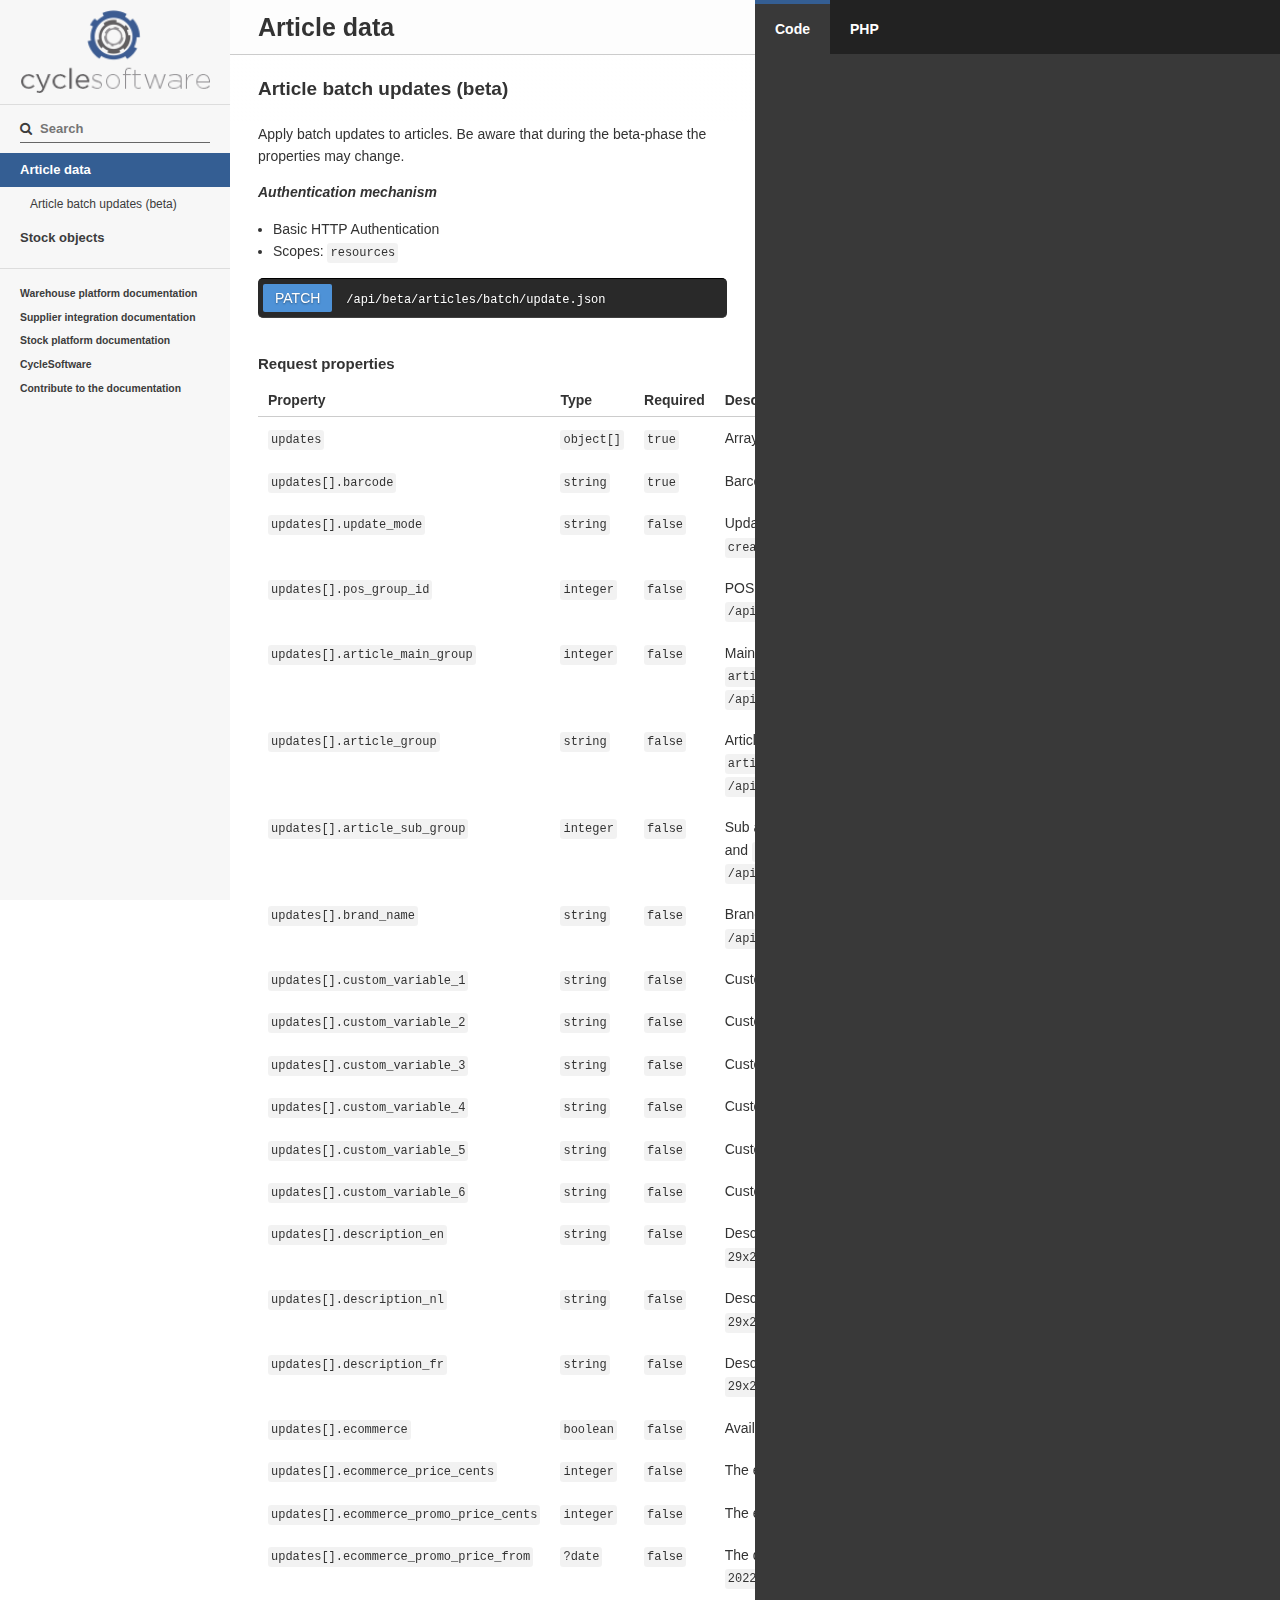
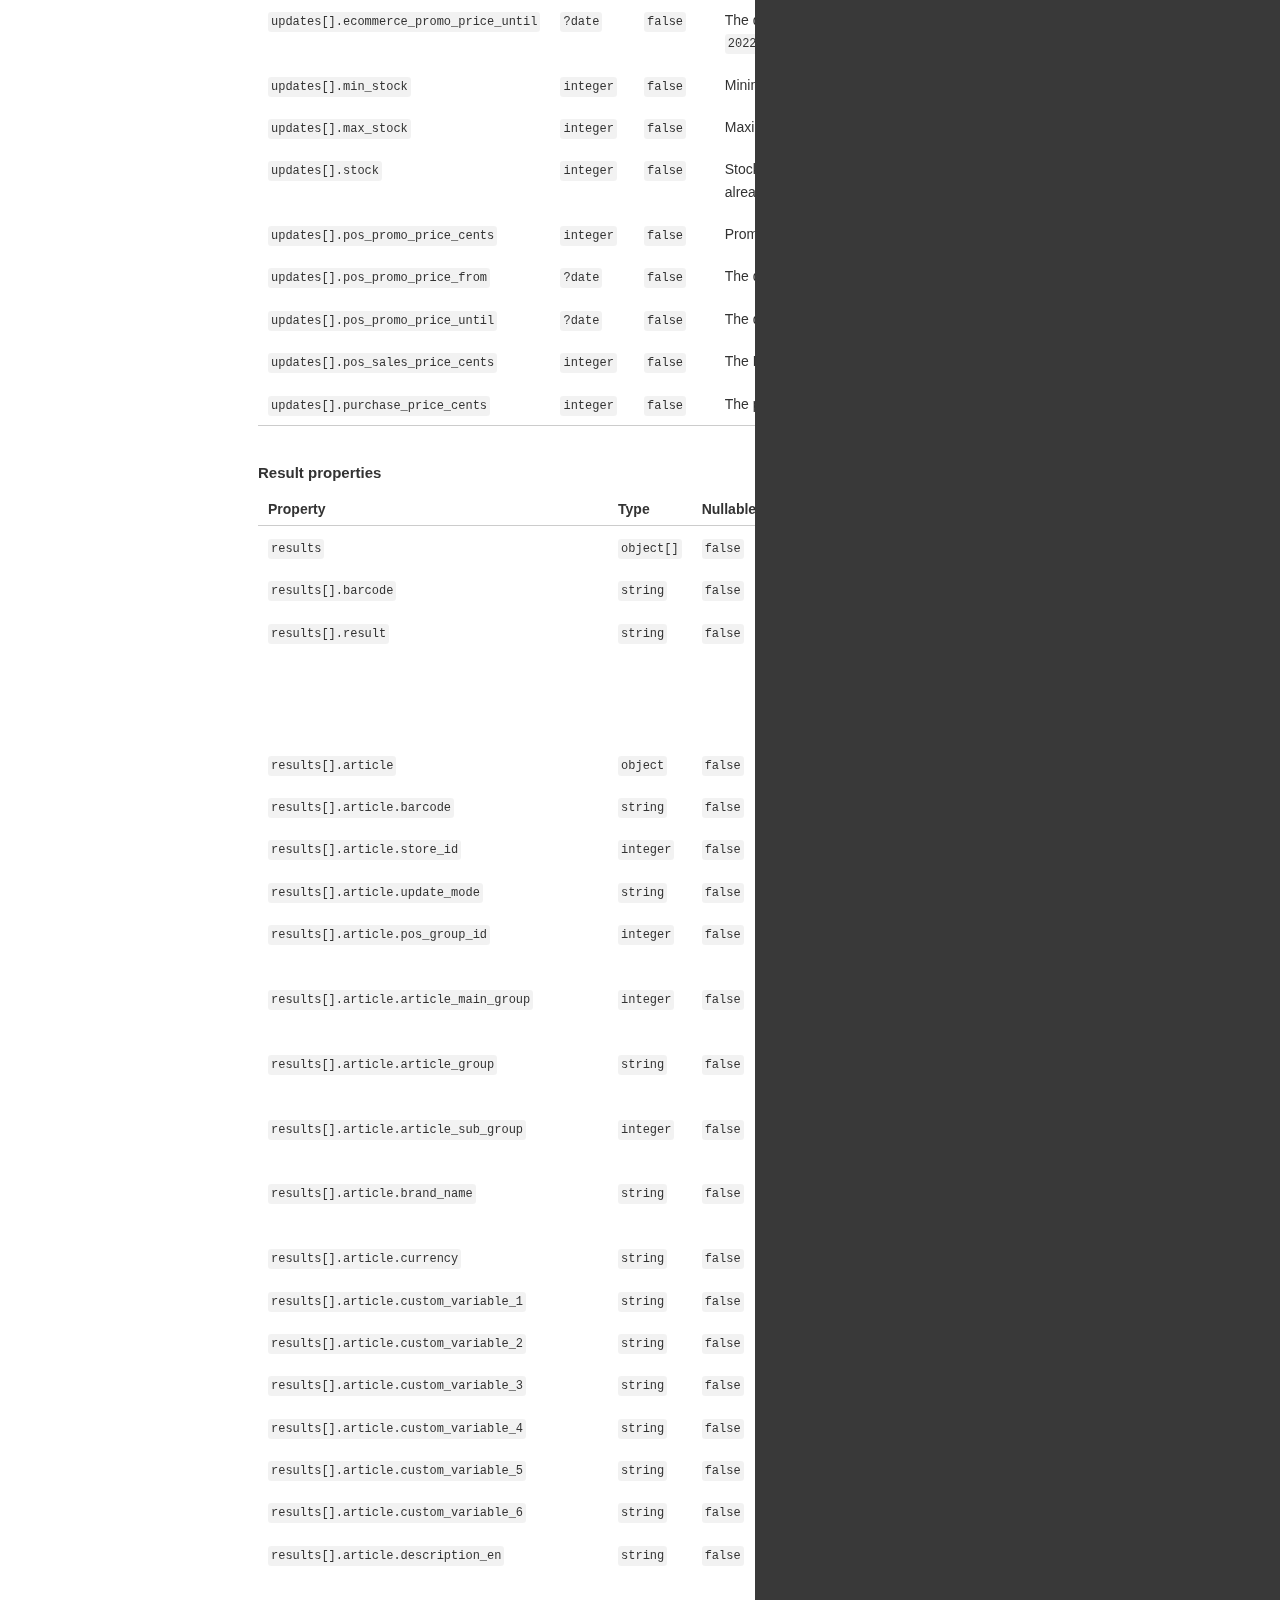
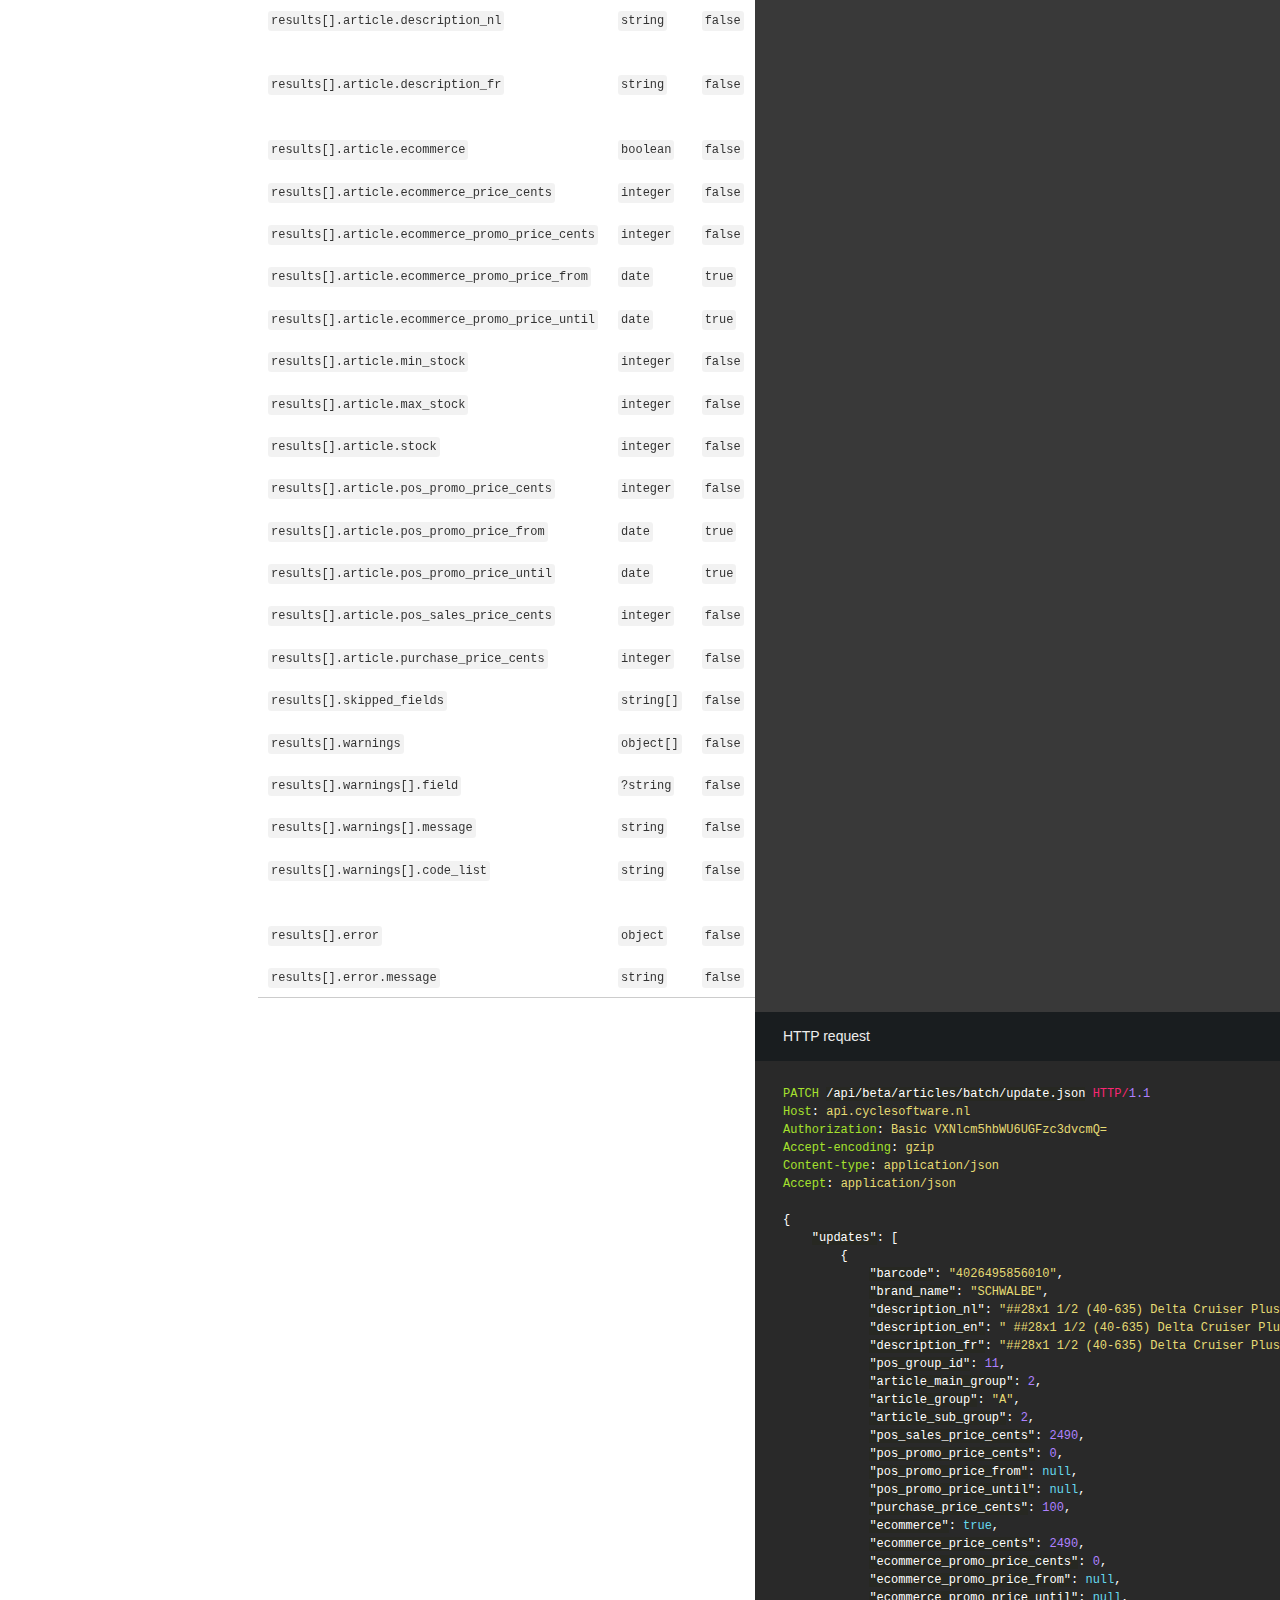
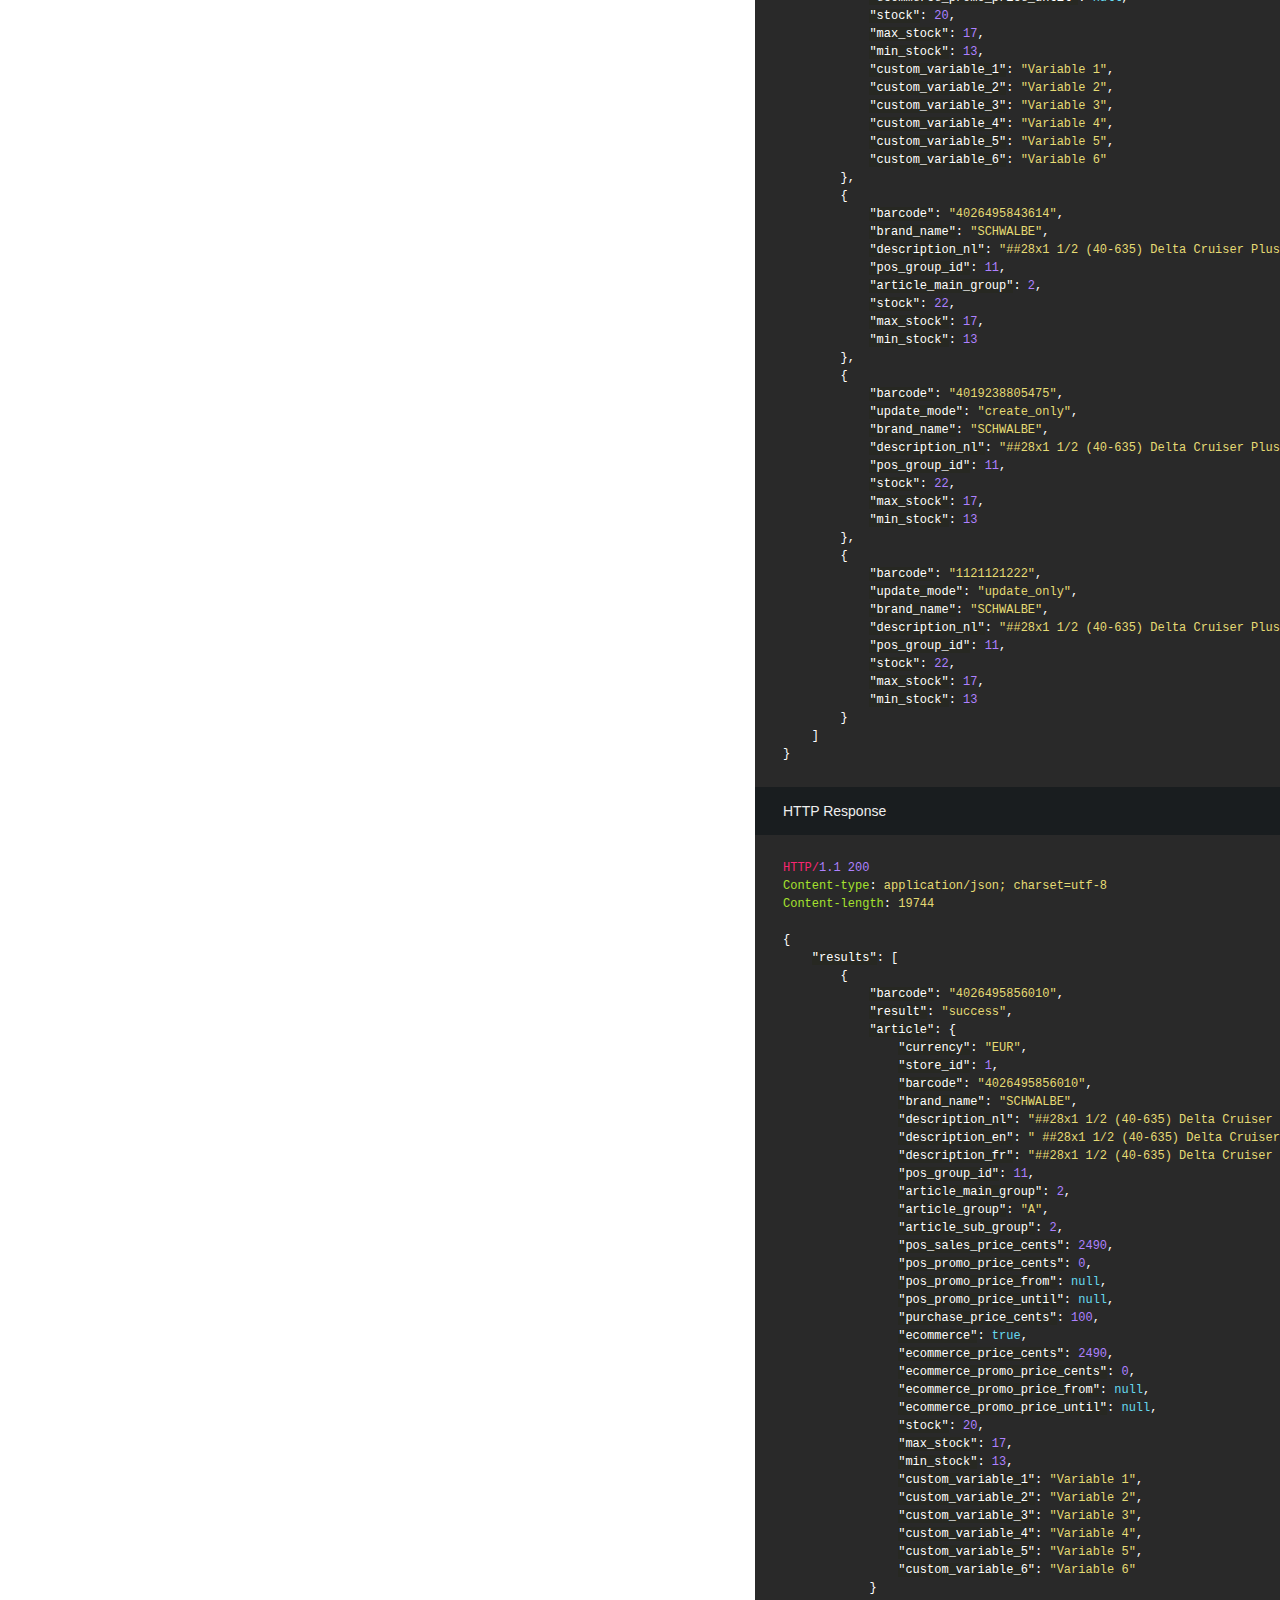
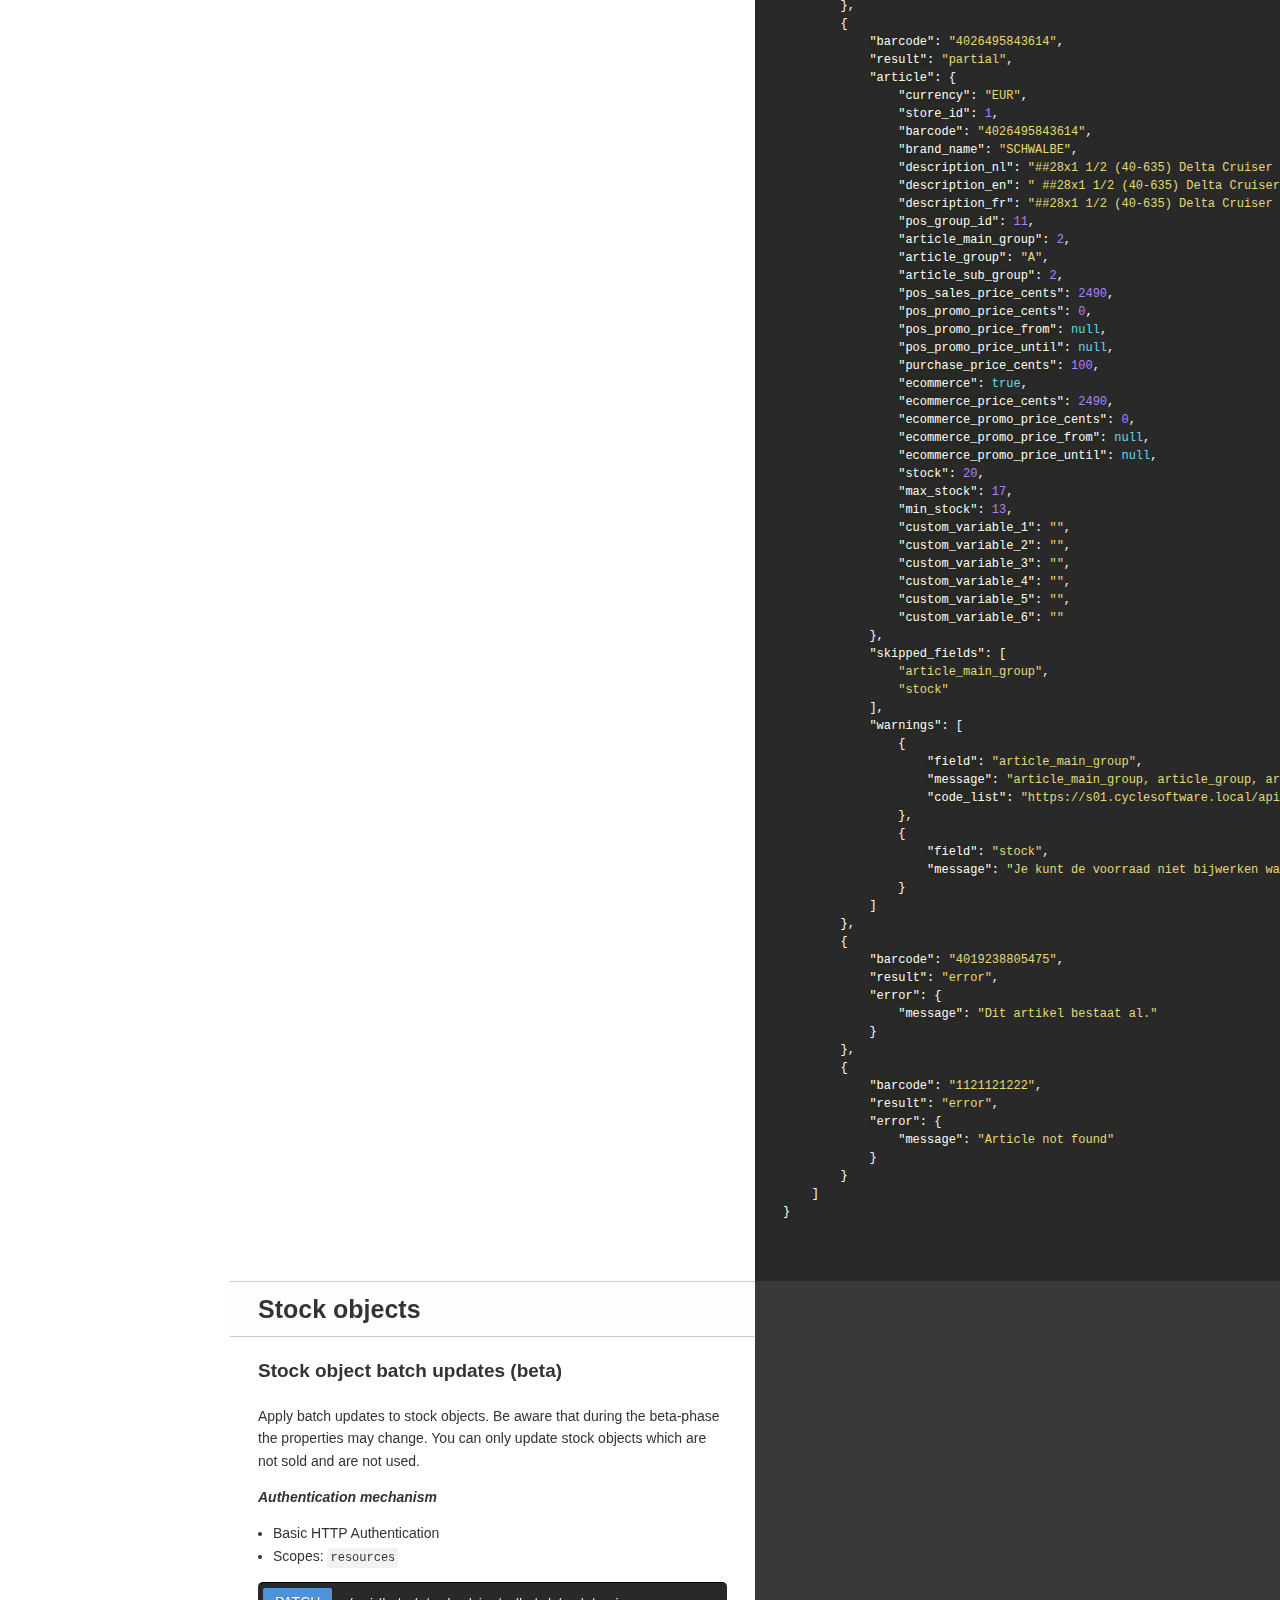
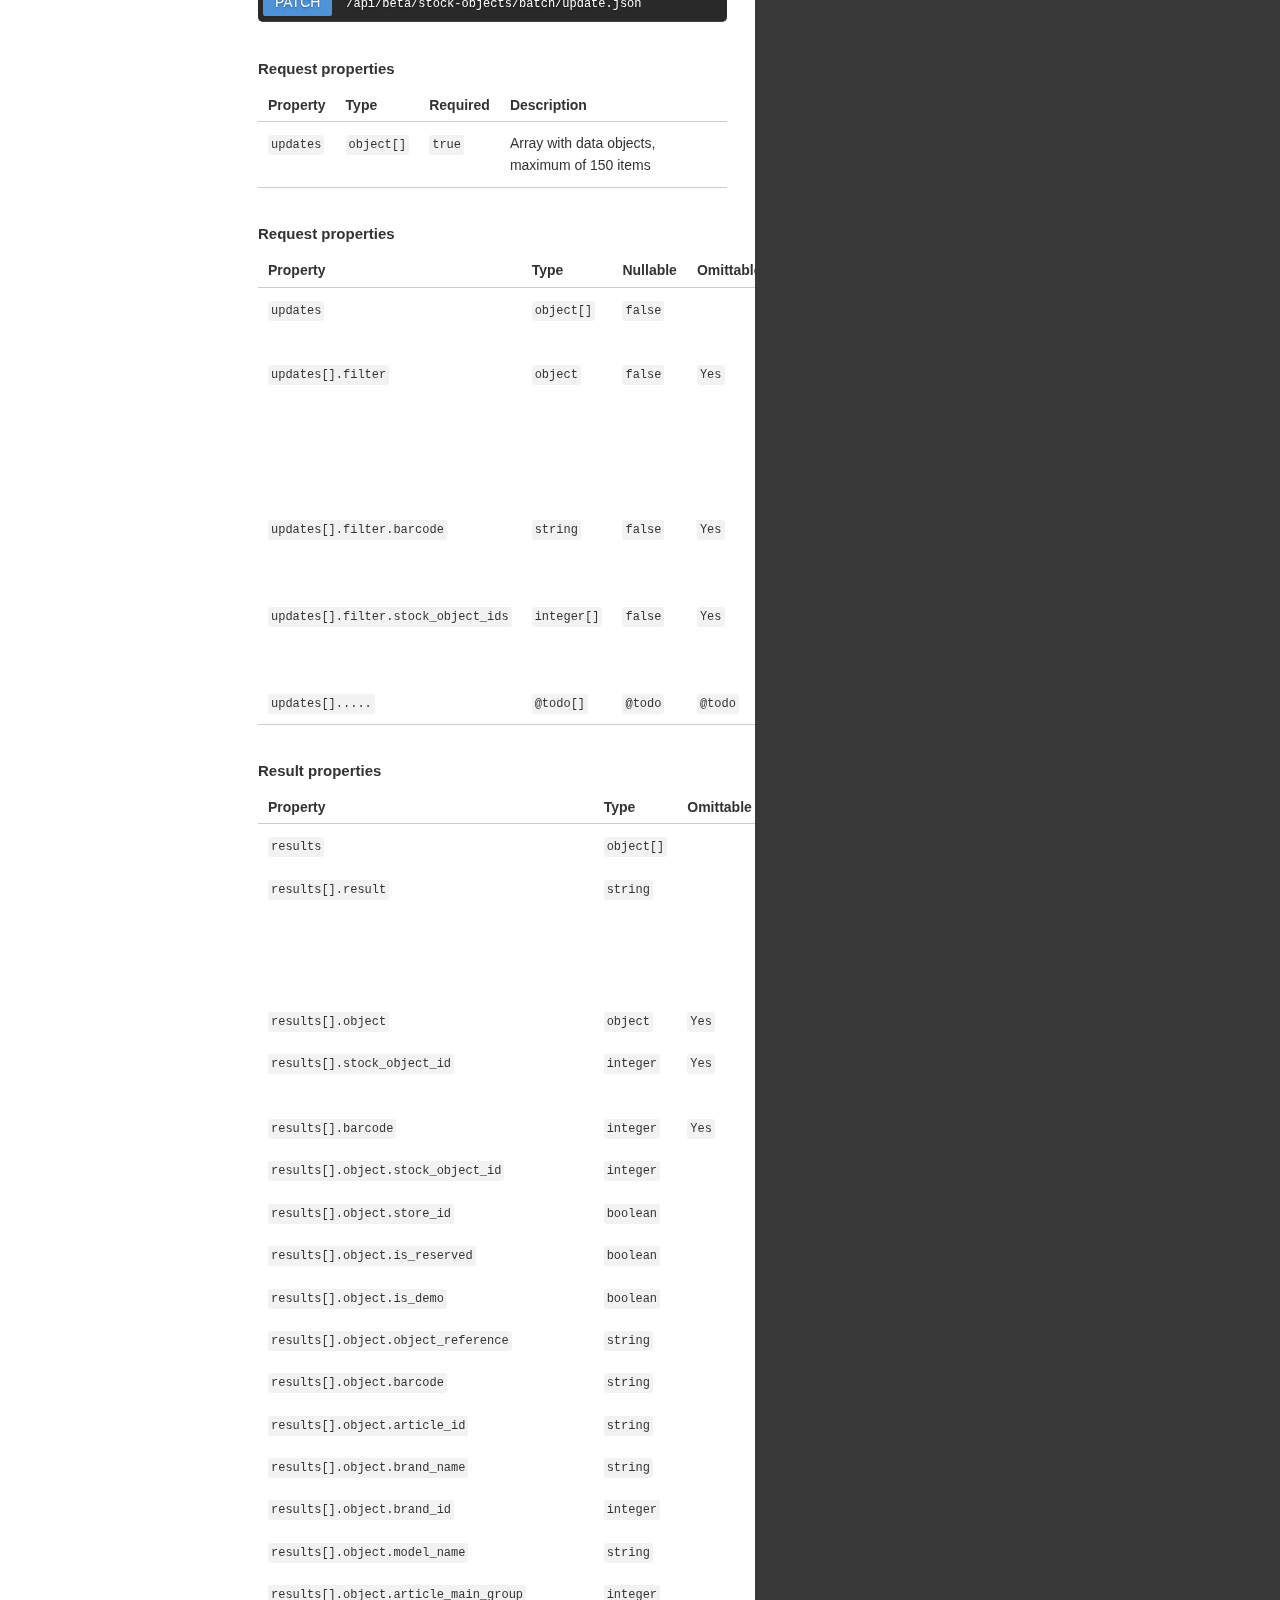
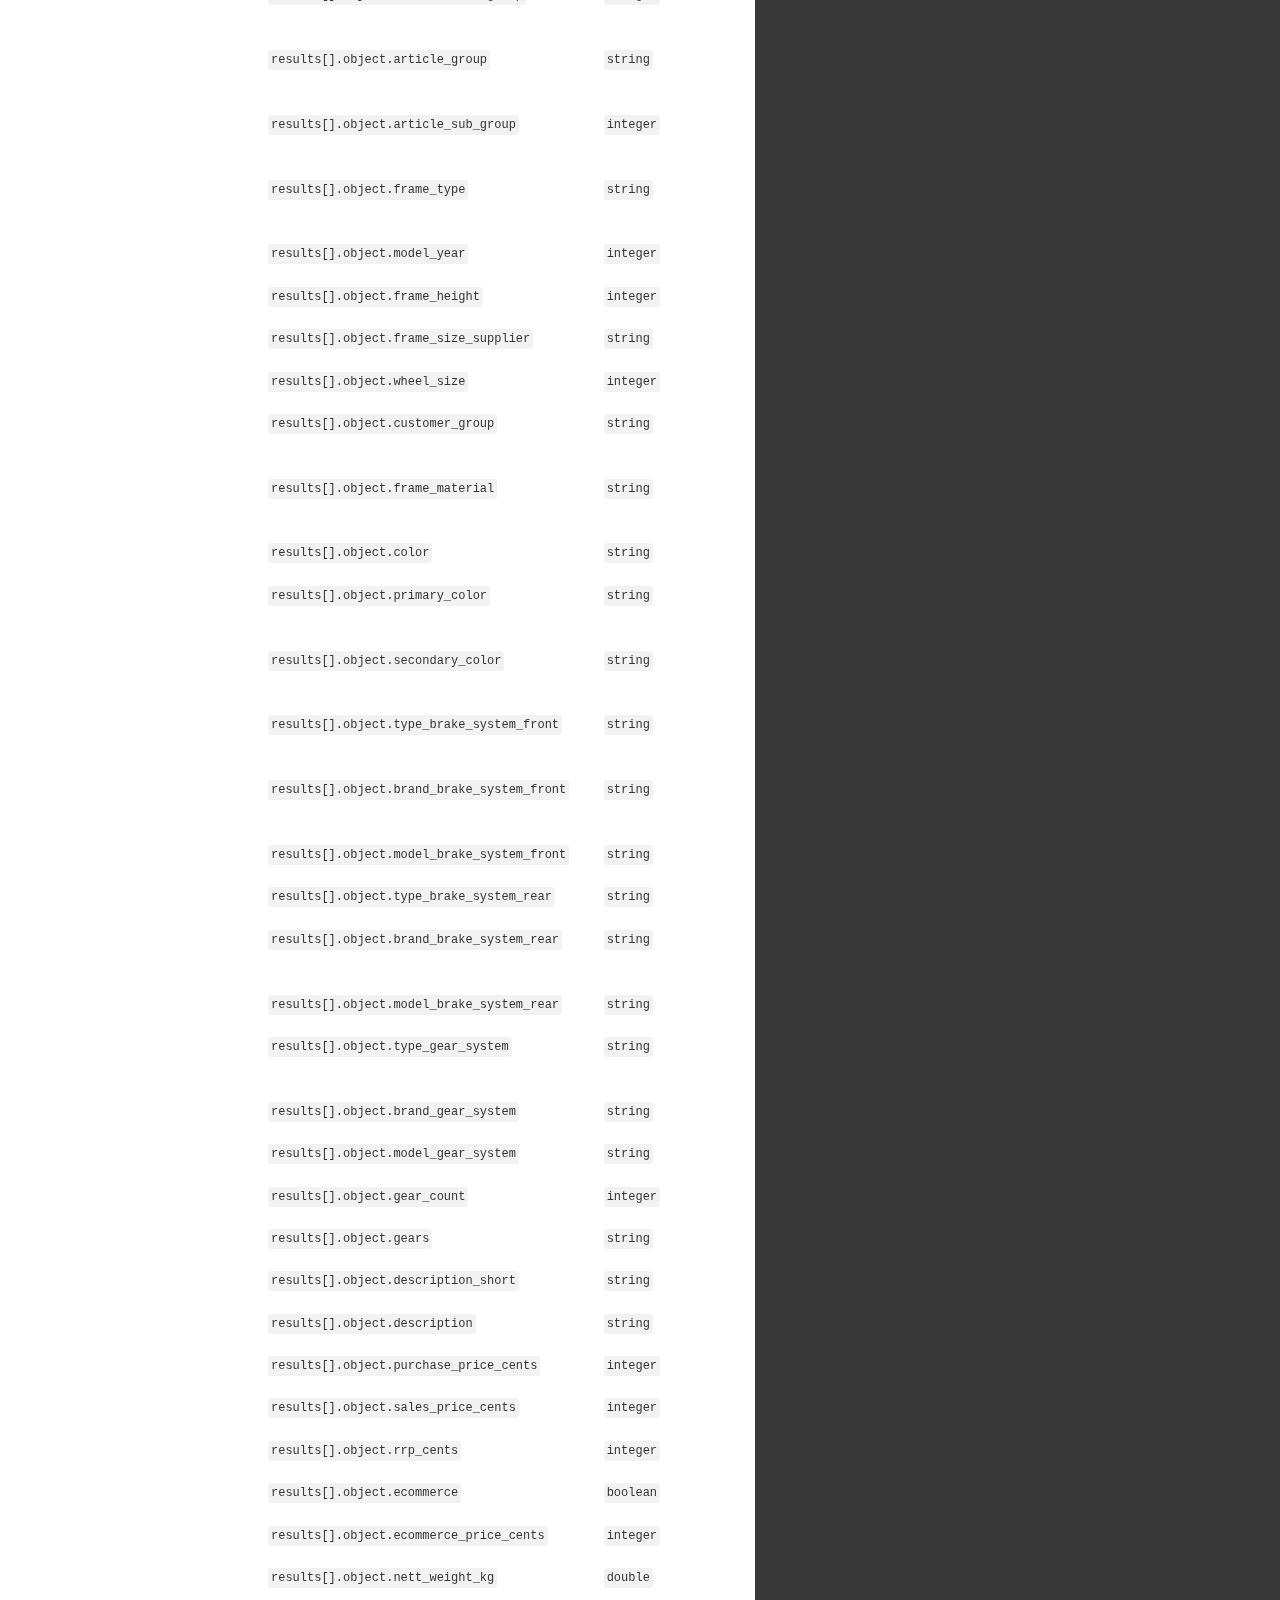
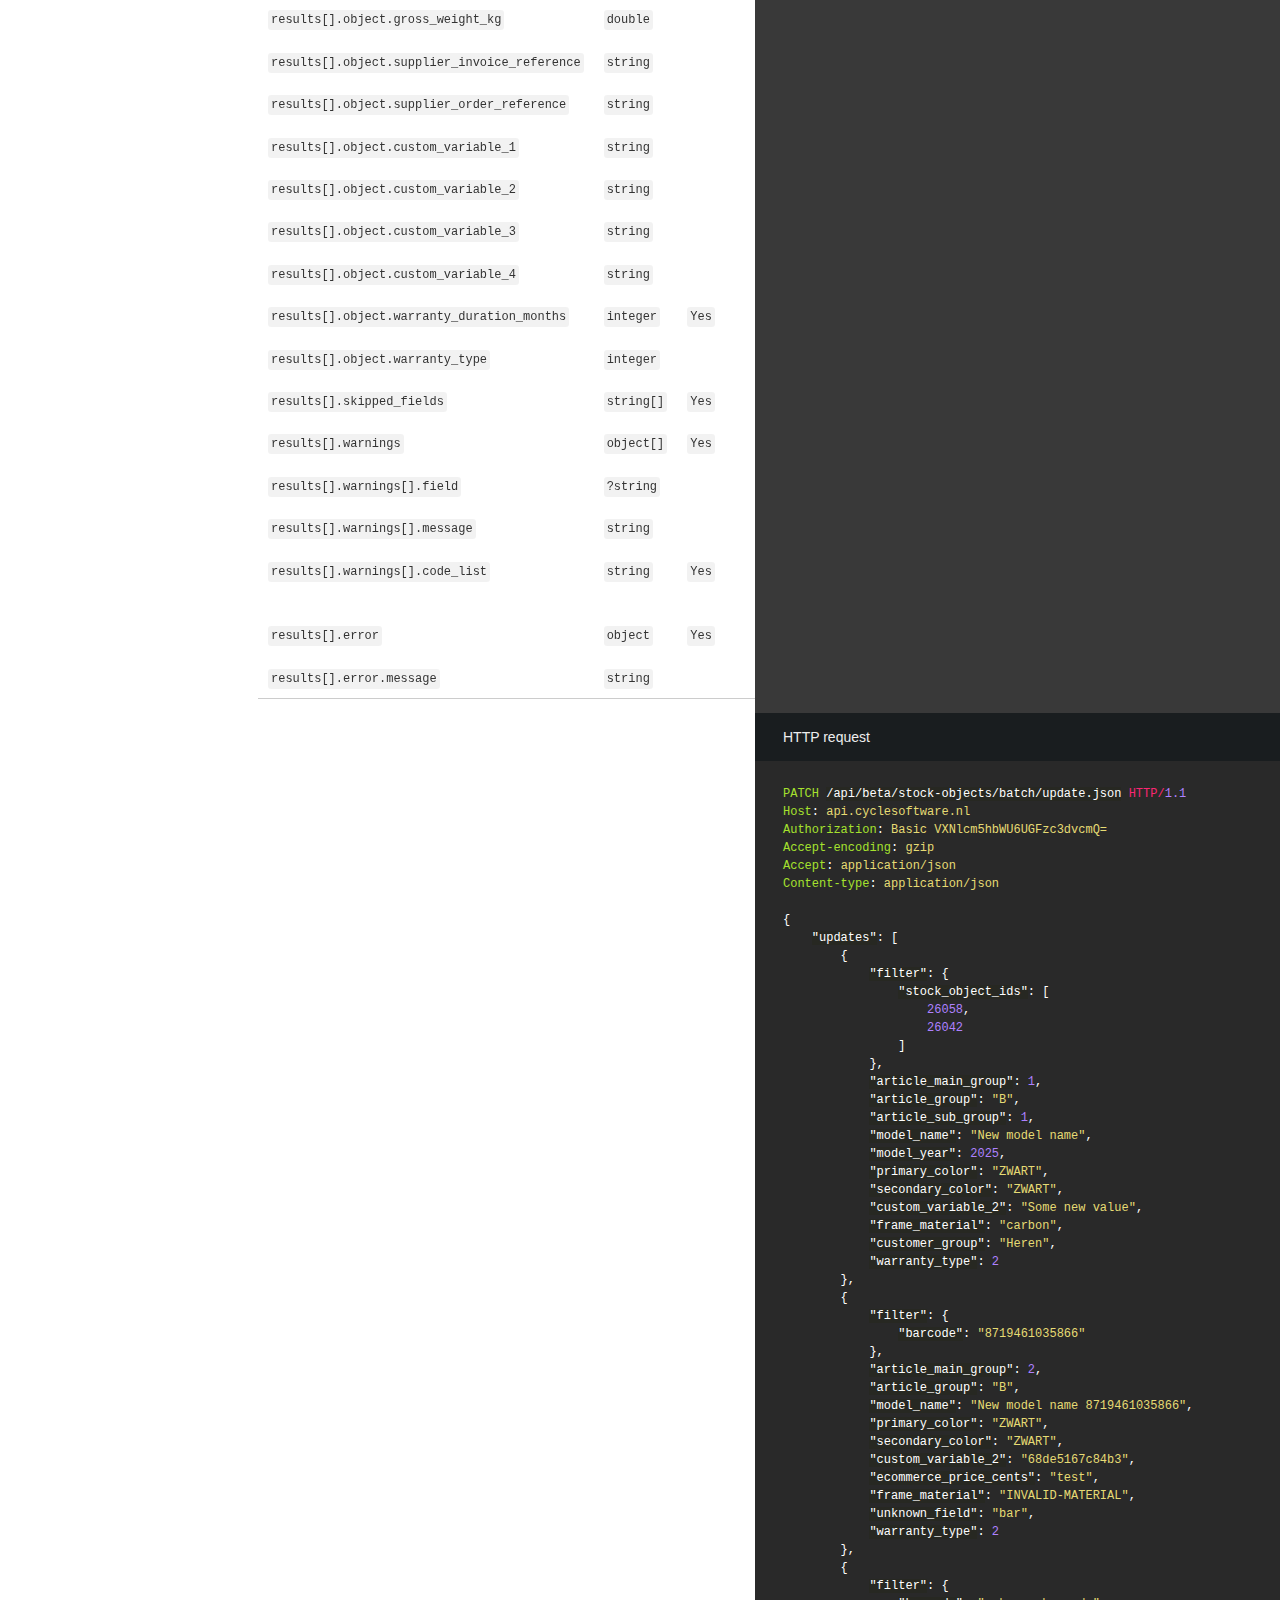
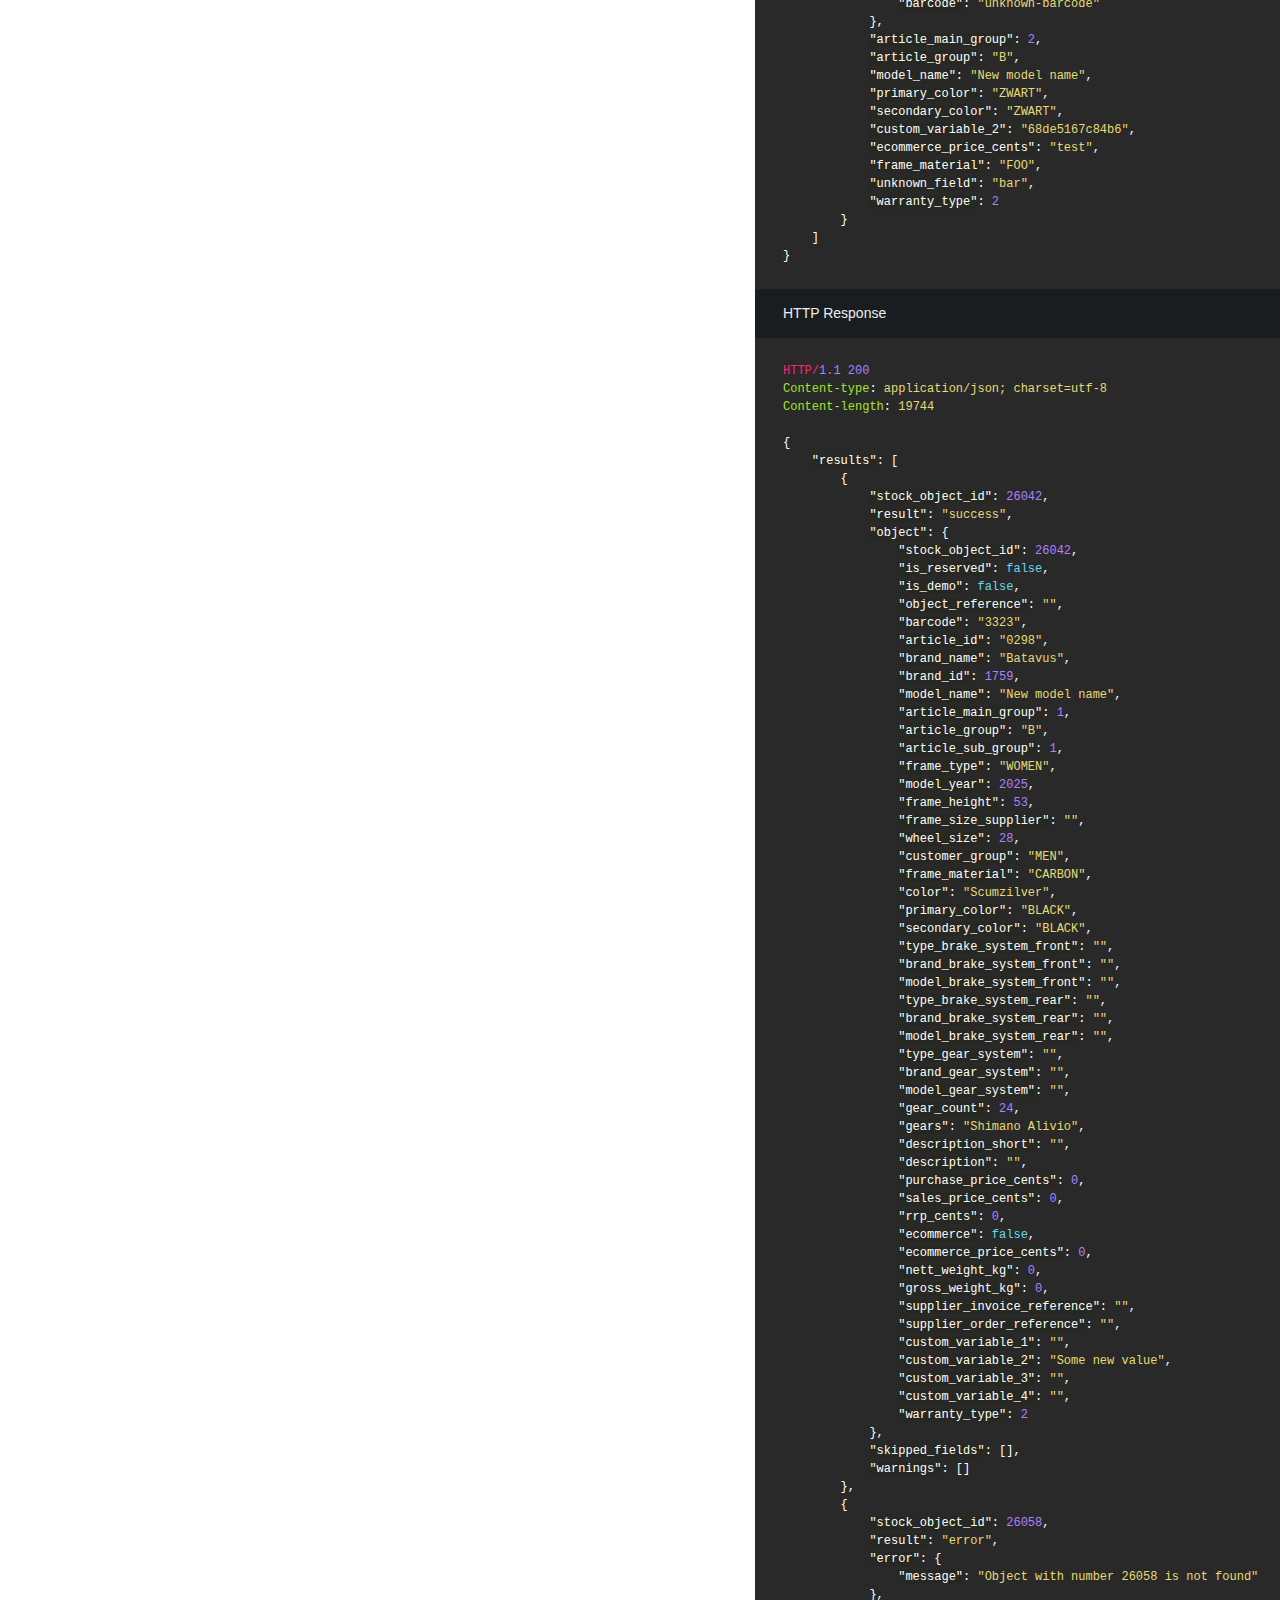
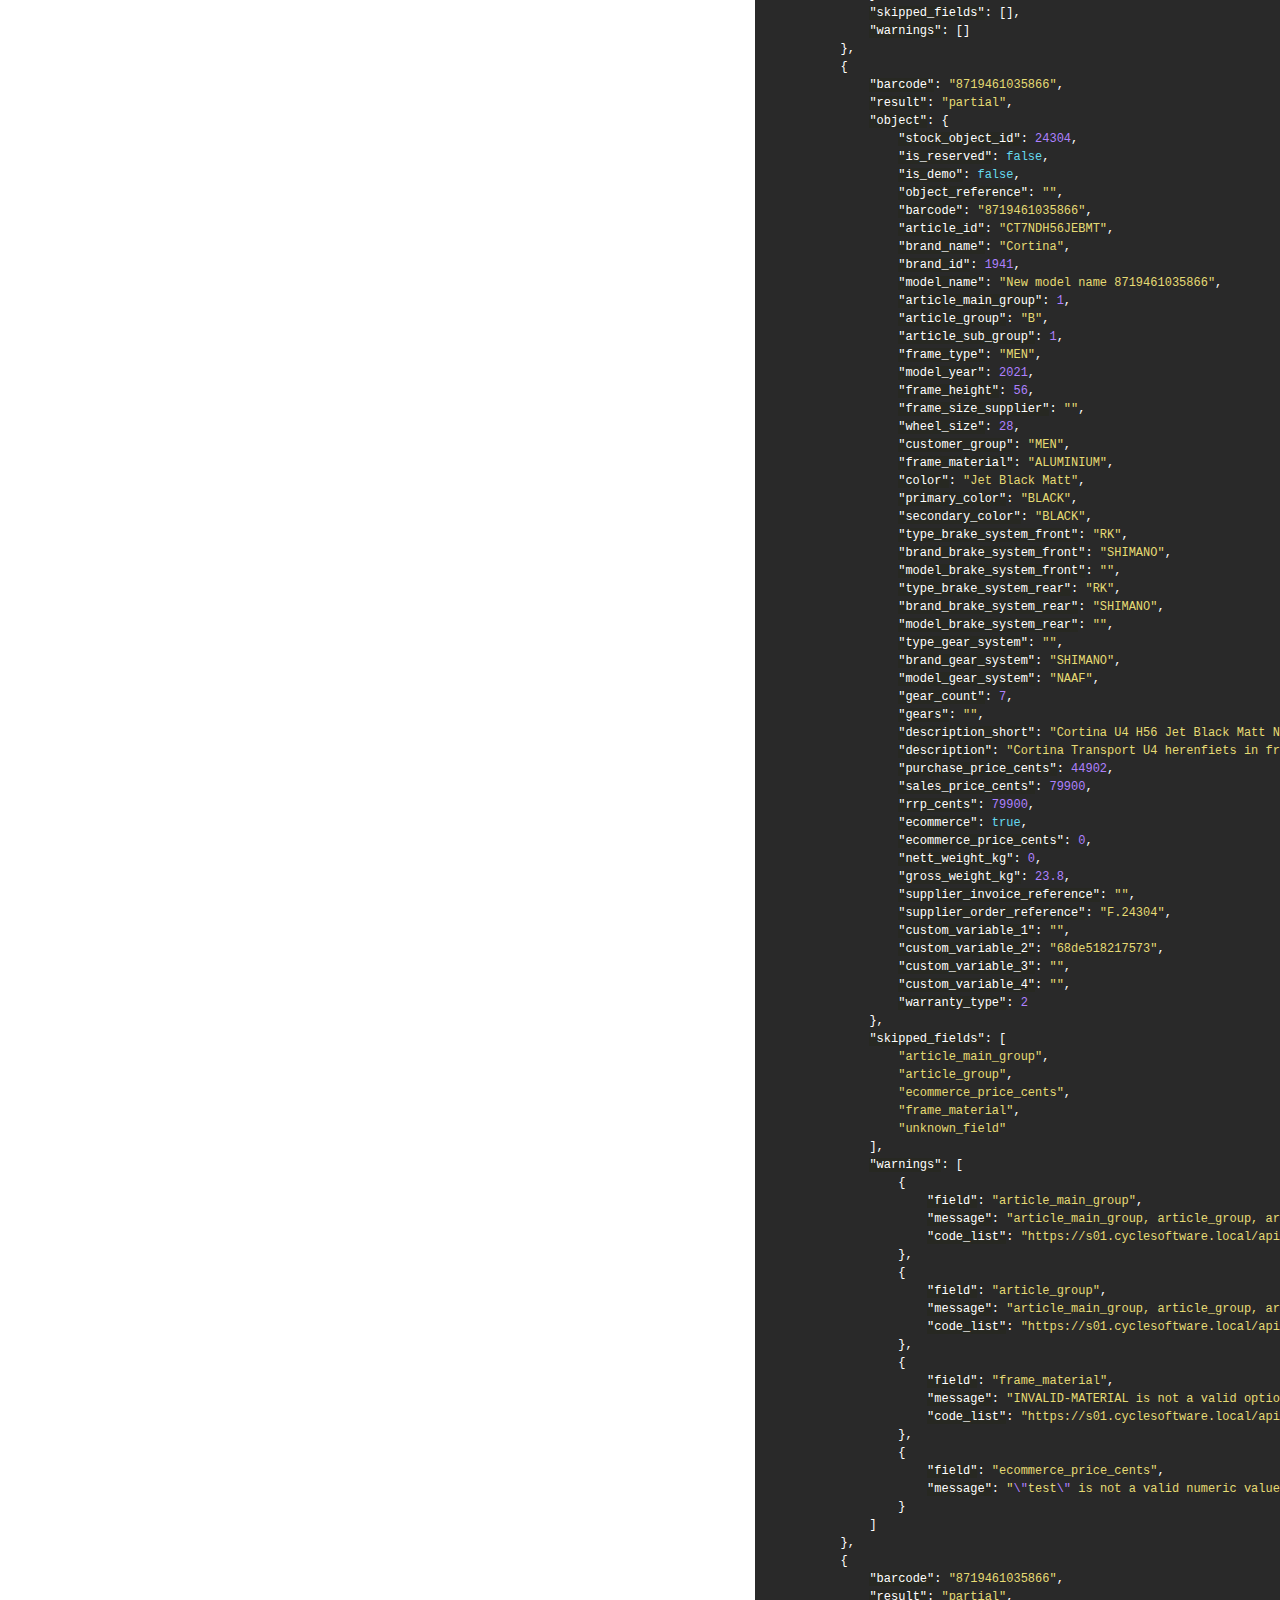
<file: docs/beta.html>
<!doctype html>
<html>
  <head>
    <meta charset="utf-8">
    <meta content="IE=edge,chrome=1" http-equiv="X-UA-Compatible">
    <meta name="viewport" content="width=device-width, initial-scale=1, maximum-scale=1">
    <title>CycleSoftware API documentation</title>

    <link rel="icon" href="images/favicon-32x32-fe8fe4b0.png" sizes="32x32" />
    <link rel="icon" href="images/favicon-192x192.png" sizes="192x192" />
    <link rel="apple-touch-icon-precomposed" href="images/favicon-180x180.png" />
    <meta name="msapplication-TileImage" content="images/favicon-270x270.png" />

    <style>
      .highlight table td { padding: 5px; }
.highlight table pre { margin: 0; }
.highlight .gh {
  color: #999999;
}
.highlight .sr {
  color: #f6aa11;
}
.highlight .go {
  color: #888888;
}
.highlight .gp {
  color: #555555;
}
.highlight .gs {
}
.highlight .gu {
  color: #aaaaaa;
}
.highlight .nb {
  color: #f6aa11;
}
.highlight .cm {
  color: #75715e;
}
.highlight .cp {
  color: #75715e;
}
.highlight .c1 {
  color: #75715e;
}
.highlight .cs {
  color: #75715e;
}
.highlight .c, .highlight .ch, .highlight .cd, .highlight .cpf {
  color: #75715e;
}
.highlight .err {
  color: #960050;
}
.highlight .gr {
  color: #960050;
}
.highlight .gt {
  color: #960050;
}
.highlight .gd {
  color: #49483e;
}
.highlight .gi {
  color: #49483e;
}
.highlight .ge {
  color: #49483e;
}
.highlight .kc {
  color: #66d9ef;
}
.highlight .kd {
  color: #66d9ef;
}
.highlight .kr {
  color: #66d9ef;
}
.highlight .no {
  color: #66d9ef;
}
.highlight .kt {
  color: #66d9ef;
}
.highlight .mf {
  color: #ae81ff;
}
.highlight .mh {
  color: #ae81ff;
}
.highlight .il {
  color: #ae81ff;
}
.highlight .mi {
  color: #ae81ff;
}
.highlight .mo {
  color: #ae81ff;
}
.highlight .m, .highlight .mb, .highlight .mx {
  color: #ae81ff;
}
.highlight .sc {
  color: #ae81ff;
}
.highlight .se {
  color: #ae81ff;
}
.highlight .ss {
  color: #ae81ff;
}
.highlight .sd {
  color: #e6db74;
}
.highlight .s2 {
  color: #e6db74;
}
.highlight .sb {
  color: #e6db74;
}
.highlight .sh {
  color: #e6db74;
}
.highlight .si {
  color: #e6db74;
}
.highlight .sx {
  color: #e6db74;
}
.highlight .s1 {
  color: #e6db74;
}
.highlight .s, .highlight .sa, .highlight .dl {
  color: #e6db74;
}
.highlight .na {
  color: #a6e22e;
}
.highlight .nc {
  color: #a6e22e;
}
.highlight .nd {
  color: #a6e22e;
}
.highlight .ne {
  color: #a6e22e;
}
.highlight .nf, .highlight .fm {
  color: #a6e22e;
}
.highlight .vc {
  color: #ffffff;
  background-color: #272822;
}
.highlight .nn {
  color: #ffffff;
  background-color: #272822;
}
.highlight .nl {
  color: #ffffff;
  background-color: #272822;
}
.highlight .ni {
  color: #ffffff;
  background-color: #272822;
}
.highlight .bp {
  color: #ffffff;
  background-color: #272822;
}
.highlight .vg {
  color: #ffffff;
  background-color: #272822;
}
.highlight .vi {
  color: #ffffff;
  background-color: #272822;
}
.highlight .nv, .highlight .vm {
  color: #ffffff;
  background-color: #272822;
}
.highlight .w {
  color: #ffffff;
  background-color: #272822;
}
.highlight {
  color: #ffffff;
  background-color: #272822;
}
.highlight .n, .highlight .py, .highlight .nx {
  color: #ffffff;
  background-color: #272822;
}
.highlight .ow {
  color: #f92672;
}
.highlight .nt {
  color: #f92672;
}
.highlight .k, .highlight .kv {
  color: #f92672;
}
.highlight .kn {
  color: #f92672;
}
.highlight .kp {
  color: #f92672;
}
.highlight .o {
  color: #f92672;
}
    </style>
    <link href="stylesheets/screen-ab12f221.css" rel="stylesheet" media="screen" />
    <link href="stylesheets/print-c427a123.css" rel="stylesheet" media="print" />
      <script src="javascripts/all-c5541673.js"></script>
  </head>

  <body class="beta" data-languages="[&quot;code&quot;,&quot;php&quot;]">
    <a href="#" id="nav-button">
      <span>
        NAV
        <img src="images/navbar-cad8cdcb.png" alt="" />
      </span>
    </a>
    <div class="toc-wrapper">
      <a href="#" class="logo">
        <img src="images/logo-transparant-e28903f5.png" alt="" />
      </a>
        <div class="lang-selector">
              <a href="#" data-language-name="code">Code</a>
              <a href="#" data-language-name="php">PHP</a>
        </div>
        <div class="search">
          <input type="text" class="search" id="input-search" placeholder="Search">
        </div>
        <ul class="search-results"></ul>
      <ul id="toc" class="toc-list-h1">
          <li>
            <a href="#article-data" class="toc-h1 toc-link" data-title="Article data">Article data</a>
              <ul class="toc-list-h2">
                  <li>
                    <a href="#article-data-article-batch-updates-beta" class="toc-h2 toc-link" data-title="Article batch updates (beta)">Article batch updates (beta)</a>
                  </li>
              </ul>
          </li>
          <li>
            <a href="#stock-objects" class="toc-h1 toc-link" data-title="Stock objects">Stock objects</a>
              <ul class="toc-list-h2">
                  <li>
                    <a href="#stock-objects-stock-object-batch-updates-beta" class="toc-h2 toc-link" data-title="Stock object batch updates (beta)">Stock object batch updates (beta)</a>
                  </li>
                  <li>
                    <a href="#stock-objects-stock-object-beta" class="toc-h2 toc-link" data-title="Stock object (beta)">Stock object (beta)</a>
                  </li>
              </ul>
          </li>
      </ul>
        <ul class="toc-footer">
            <li><a href="https://docs.cyclesoftware.nl/warehouse.html" target="_blank">Warehouse platform documentation</a></li>
            <li><a href="https://docs.cyclesoftware.nl/supplier.html" target="_blank">Supplier integration documentation</a></li>
            <li><a href="https://docs.cyclesoftware.nl/platform.html" target="_blank">Stock platform documentation</a></li>
            <li><a href="https://cyclesoftware.nl/" target="_blank">CycleSoftware</a></li>
            <li><a href="https://github.com/CycleSoftware/cyclesoftware.github.io">Contribute to the documentation</a></li>
        </ul>
    </div>
    <div class="page-wrapper">
      <div class="dark-box"></div>
      <div class="content">
        <h1 id='article-data'>Article data</h1><h2 id='article-data-article-batch-updates-beta'>Article batch updates (beta)</h2>
<p>Apply batch updates to articles. Be aware that during the beta-phase the properties may change.</p>

<p><strong><em>Authentication mechanism</em></strong></p>

<ul>
<li>Basic HTTP Authentication</li>
<li>Scopes: <code>resources</code></li>
</ul>

<div class="api-endpoint">
    <div class="endpoint-data">
        <i class="label label-post">PATCH</i>
        <h6>/api/beta/articles/batch/update.json</h6>
    </div>
</div>
<h3 id='article-data-article-batch-updates-beta-request-properties'>Request properties</h3>
<table><thead>
<tr>
<th>Property</th>
<th>Type</th>
<th>Required</th>
<th>Description</th>
</tr>
</thead><tbody>
<tr>
<td><code>updates</code></td>
<td><code>object[]</code></td>
<td><code>true</code></td>
<td>Array with data objects, maximum of 150 items</td>
</tr>
<tr>
<td><code>updates[].barcode</code></td>
<td><code>string</code></td>
<td><code>true</code></td>
<td>Barcode of the article e.g. <code>878825512152</code></td>
</tr>
<tr>
<td><code>updates[].update_mode</code></td>
<td><code>string</code></td>
<td><code>false</code></td>
<td>Update mode e.g. <code>update_or_create</code>, <code>update_only</code>, <code>create_only</code></td>
</tr>
<tr>
<td><code>updates[].pos_group_id</code></td>
<td><code>integer</code></td>
<td><code>false</code></td>
<td>POS group ID e.g. <code>5</code> see <code>pos_groups</code>. See <code>/api/v1/common/enum/pos-groups.json</code></td>
</tr>
<tr>
<td><code>updates[].article_main_group</code></td>
<td><code>integer</code></td>
<td><code>false</code></td>
<td>Main article group ID e.g. <code>2</code> if provided <code>article_group</code> and <code>article_sub_group</code> are also required. See <code>/api/v4/articledata/codelist/tree/articles.json</code></td>
</tr>
<tr>
<td><code>updates[].article_group</code></td>
<td><code>string</code></td>
<td><code>false</code></td>
<td>Article group ID e.g. <code>A</code>  if provided <code>article_main_group</code> and <code>article_sub_group</code> are also required. See <code>/api/v4/articledata/codelist/tree/articles.json</code></td>
</tr>
<tr>
<td><code>updates[].article_sub_group</code></td>
<td><code>integer</code></td>
<td><code>false</code></td>
<td>Sub article group ID e.g. <code>2</code>  if provided <code>article_main_group</code> and <code>article_group</code> are also required. See <code>/api/v4/articledata/codelist/tree/articles.json</code></td>
</tr>
<tr>
<td><code>updates[].brand_name</code></td>
<td><code>string</code></td>
<td><code>false</code></td>
<td>Brand name e.g. <code>SCHWALBE</code> (advice to use <code>/api/v4/articledata/codelist/brand.json</code>)</td>
</tr>
<tr>
<td><code>updates[].custom_variable_1</code></td>
<td><code>string</code></td>
<td><code>false</code></td>
<td>Custom variable 1 e.g. <code>Some Value</code></td>
</tr>
<tr>
<td><code>updates[].custom_variable_2</code></td>
<td><code>string</code></td>
<td><code>false</code></td>
<td>Custom variable 2 e.g. <code>Some Value</code></td>
</tr>
<tr>
<td><code>updates[].custom_variable_3</code></td>
<td><code>string</code></td>
<td><code>false</code></td>
<td>Custom variable 3 e.g. <code>Some Value</code></td>
</tr>
<tr>
<td><code>updates[].custom_variable_4</code></td>
<td><code>string</code></td>
<td><code>false</code></td>
<td>Custom variable 4 e.g. <code>Some Value</code></td>
</tr>
<tr>
<td><code>updates[].custom_variable_5</code></td>
<td><code>string</code></td>
<td><code>false</code></td>
<td>Custom variable 5 e.g. <code>Some Value</code></td>
</tr>
<tr>
<td><code>updates[].custom_variable_6</code></td>
<td><code>string</code></td>
<td><code>false</code></td>
<td>Custom variable 6 e.g. <code>Some Value</code></td>
</tr>
<tr>
<td><code>updates[].description_en</code></td>
<td><code>string</code></td>
<td><code>false</code></td>
<td>Description in English e.g. <code>29x2.25 Racing Ralph SuperRace Addix Speed TLE Skinwall</code></td>
</tr>
<tr>
<td><code>updates[].description_nl</code></td>
<td><code>string</code></td>
<td><code>false</code></td>
<td>Description in Dutch (generally default description) e.g. <code>29x2.25 Racing Ralph SuperRace Addix Speed TLE Skinwall</code></td>
</tr>
<tr>
<td><code>updates[].description_fr</code></td>
<td><code>string</code></td>
<td><code>false</code></td>
<td>Description in French e.g. <code>29x2.25 Racing Ralph SuperRace Addix Speed TLE Skinwall</code></td>
</tr>
<tr>
<td><code>updates[].ecommerce</code></td>
<td><code>boolean</code></td>
<td><code>false</code></td>
<td>Available for e-commerce e.g. <code>false</code></td>
</tr>
<tr>
<td><code>updates[].ecommerce_price_cents</code></td>
<td><code>integer</code></td>
<td><code>false</code></td>
<td>The e-commerce price in cents e.g. <code>6290</code></td>
</tr>
<tr>
<td><code>updates[].ecommerce_promo_price_cents</code></td>
<td><code>integer</code></td>
<td><code>false</code></td>
<td>The e-commerce promo price in cents e.g. <code>0</code> (disabled if <code>0</code>)</td>
</tr>
<tr>
<td><code>updates[].ecommerce_promo_price_from</code></td>
<td><code>?date</code></td>
<td><code>false</code></td>
<td>The date for e-commerce promo price interval start e.g. <code>2022-01-01</code> or <code>null</code></td>
</tr>
<tr>
<td><code>updates[].ecommerce_promo_price_until</code></td>
<td><code>?date</code></td>
<td><code>false</code></td>
<td>The date for e-commerce promo price interval until e.g. <code>2022-01-01</code> or <code>null</code></td>
</tr>
<tr>
<td><code>updates[].min_stock</code></td>
<td><code>integer</code></td>
<td><code>false</code></td>
<td>Minimal stock level e.g. <code>10</code></td>
</tr>
<tr>
<td><code>updates[].max_stock</code></td>
<td><code>integer</code></td>
<td><code>false</code></td>
<td>Maximum stock level e.g. <code>20</code></td>
</tr>
<tr>
<td><code>updates[].stock</code></td>
<td><code>integer</code></td>
<td><code>false</code></td>
<td>Stock level e.g. <code>1</code>. You can not update the stock if stock is already non-zero.</td>
</tr>
<tr>
<td><code>updates[].pos_promo_price_cents</code></td>
<td><code>integer</code></td>
<td><code>false</code></td>
<td>Promo price in cents e.g. <code>5750</code> (disabled if <code>0</code>)</td>
</tr>
<tr>
<td><code>updates[].pos_promo_price_from</code></td>
<td><code>?date</code></td>
<td><code>false</code></td>
<td>The date for promo price interval start e.g. <code>2022-01-01</code> or <code>null</code></td>
</tr>
<tr>
<td><code>updates[].pos_promo_price_until</code></td>
<td><code>?date</code></td>
<td><code>false</code></td>
<td>The date for promo price interval until e.g. <code>2022-01-01</code> or <code>null</code></td>
</tr>
<tr>
<td><code>updates[].pos_sales_price_cents</code></td>
<td><code>integer</code></td>
<td><code>false</code></td>
<td>The POS sales price in cents e.g. <code>6290</code></td>
</tr>
<tr>
<td><code>updates[].purchase_price_cents</code></td>
<td><code>integer</code></td>
<td><code>false</code></td>
<td>The purchase price in cents e.g. <code>3624</code></td>
</tr>
</tbody></table>
<h3 id='article-data-article-batch-updates-beta-result-properties'>Result properties</h3>
<table><thead>
<tr>
<th>Property</th>
<th>Type</th>
<th>Nullable</th>
<th>Omittable</th>
<th>Description</th>
</tr>
</thead><tbody>
<tr>
<td><code>results</code></td>
<td><code>object[]</code></td>
<td><code>false</code></td>
<td></td>
<td>Array of objects</td>
</tr>
<tr>
<td><code>results[].barcode</code></td>
<td><code>string</code></td>
<td><code>false</code></td>
<td></td>
<td>Barcode of the article e.g. <code>878825512152</code></td>
</tr>
<tr>
<td><code>results[].result</code></td>
<td><code>string</code></td>
<td><code>false</code></td>
<td></td>
<td><code>success</code> (all fields updated),  <br/><code>partial</code> (not all fields could be updated see <code>results[].skipped_fields</code> <br/><code>success_with_warnings</code> (all fields updated with some warnings, see <code>results[].warnings</code>) <br/><code>error</code> (article not updated or created, see <code>results[].error.message</code>)</td>
</tr>
<tr>
<td><code>results[].article</code></td>
<td><code>object</code></td>
<td><code>false</code></td>
<td><code>Yes</code></td>
<td>Object with resulting article details, omitted when an error occurs</td>
</tr>
<tr>
<td><code>results[].article.barcode</code></td>
<td><code>string</code></td>
<td><code>false</code></td>
<td></td>
<td>Barcode of the article e.g. <code>878825512152</code></td>
</tr>
<tr>
<td><code>results[].article.store_id</code></td>
<td><code>integer</code></td>
<td><code>false</code></td>
<td></td>
<td>Store ID related to <code>stock</code>, <code>min_stock</code>, and <code>max_stock</code> e.g. <code>1</code></td>
</tr>
<tr>
<td><code>results[].article.update_mode</code></td>
<td><code>string</code></td>
<td><code>false</code></td>
<td></td>
<td>Update mode e.g. <code>update_or_create</code>, <code>update_only</code>, <code>create_only</code></td>
</tr>
<tr>
<td><code>results[].article.pos_group_id</code></td>
<td><code>integer</code></td>
<td><code>false</code></td>
<td></td>
<td>POS group ID e.g. <code>5</code> see <code>pos_groups</code> (see code list <code>/api/v1/common/enum/pos-groups.json</code>)</td>
</tr>
<tr>
<td><code>results[].article.article_main_group</code></td>
<td><code>integer</code></td>
<td><code>false</code></td>
<td></td>
<td>Main article group ID e.g. <code>2</code>  (see code list <code>/api/v4/articledata/codelist/tree/articles.json</code>)</td>
</tr>
<tr>
<td><code>results[].article.article_group</code></td>
<td><code>string</code></td>
<td><code>false</code></td>
<td></td>
<td>Article group ID e.g. <code>A</code>  (see code list <code>/api/v4/articledata/codelist/tree/articles.json</code>)</td>
</tr>
<tr>
<td><code>results[].article.article_sub_group</code></td>
<td><code>integer</code></td>
<td><code>false</code></td>
<td></td>
<td>Sub article group ID e.g. <code>2</code>  (see code list <code>/api/v4/articledata/codelist/tree/articles.json</code>)</td>
</tr>
<tr>
<td><code>results[].article.brand_name</code></td>
<td><code>string</code></td>
<td><code>false</code></td>
<td></td>
<td>Brand name e.g. <code>SCHWALBE</code> (advice to use <code>/api/v4/articledata/codelist/brand.json</code>)</td>
</tr>
<tr>
<td><code>results[].article.currency</code></td>
<td><code>string</code></td>
<td><code>false</code></td>
<td></td>
<td>Currency <code>EUR</code></td>
</tr>
<tr>
<td><code>results[].article.custom_variable_1</code></td>
<td><code>string</code></td>
<td><code>false</code></td>
<td></td>
<td>Custom variable 1 e.g. <code>Some Value</code></td>
</tr>
<tr>
<td><code>results[].article.custom_variable_2</code></td>
<td><code>string</code></td>
<td><code>false</code></td>
<td></td>
<td>Custom variable 2 e.g. <code>Some Value</code></td>
</tr>
<tr>
<td><code>results[].article.custom_variable_3</code></td>
<td><code>string</code></td>
<td><code>false</code></td>
<td></td>
<td>Custom variable 3 e.g. <code>Some Value</code></td>
</tr>
<tr>
<td><code>results[].article.custom_variable_4</code></td>
<td><code>string</code></td>
<td><code>false</code></td>
<td></td>
<td>Custom variable 4 e.g. <code>Some Value</code></td>
</tr>
<tr>
<td><code>results[].article.custom_variable_5</code></td>
<td><code>string</code></td>
<td><code>false</code></td>
<td></td>
<td>Custom variable 5 e.g. <code>Some Value</code></td>
</tr>
<tr>
<td><code>results[].article.custom_variable_6</code></td>
<td><code>string</code></td>
<td><code>false</code></td>
<td></td>
<td>Custom variable 6 e.g. <code>Some Value</code></td>
</tr>
<tr>
<td><code>results[].article.description_en</code></td>
<td><code>string</code></td>
<td><code>false</code></td>
<td></td>
<td>Description in English e.g. <code>29x2.25 Racing Ralph SuperRace Addix Speed TLE Skinwall</code></td>
</tr>
<tr>
<td><code>results[].article.description_nl</code></td>
<td><code>string</code></td>
<td><code>false</code></td>
<td></td>
<td>Description in Dutch (generally default description) e.g. <code>29x2.25 Racing Ralph SuperRace Addix Speed TLE Skinwall</code></td>
</tr>
<tr>
<td><code>results[].article.description_fr</code></td>
<td><code>string</code></td>
<td><code>false</code></td>
<td></td>
<td>Description in French e.g. <code>29x2.25 Racing Ralph SuperRace Addix Speed TLE Skinwall</code></td>
</tr>
<tr>
<td><code>results[].article.ecommerce</code></td>
<td><code>boolean</code></td>
<td><code>false</code></td>
<td></td>
<td>Available for e-commerce e.g. <code>false</code></td>
</tr>
<tr>
<td><code>results[].article.ecommerce_price_cents</code></td>
<td><code>integer</code></td>
<td><code>false</code></td>
<td></td>
<td>The e-commerce price in cents e.g. <code>6290</code></td>
</tr>
<tr>
<td><code>results[].article.ecommerce_promo_price_cents</code></td>
<td><code>integer</code></td>
<td><code>false</code></td>
<td></td>
<td>The e-commerce promo price in cents e.g. <code>0</code> (disabled if <code>0</code>)</td>
</tr>
<tr>
<td><code>results[].article.ecommerce_promo_price_from</code></td>
<td><code>date</code></td>
<td><code>true</code></td>
<td></td>
<td>The date for e-commerce promo price interval start e.g. <code>2022-01-01</code></td>
</tr>
<tr>
<td><code>results[].article.ecommerce_promo_price_until</code></td>
<td><code>date</code></td>
<td><code>true</code></td>
<td></td>
<td>The date for e-commerce promo price interval until e.g. <code>2022-01-01</code></td>
</tr>
<tr>
<td><code>results[].article.min_stock</code></td>
<td><code>integer</code></td>
<td><code>false</code></td>
<td></td>
<td>Minimal stock level e.g. <code>10</code></td>
</tr>
<tr>
<td><code>results[].article.max_stock</code></td>
<td><code>integer</code></td>
<td><code>false</code></td>
<td></td>
<td>Maximum stock level e.g. <code>20</code></td>
</tr>
<tr>
<td><code>results[].article.stock</code></td>
<td><code>integer</code></td>
<td><code>false</code></td>
<td></td>
<td>Stock level e.g. <code>1</code></td>
</tr>
<tr>
<td><code>results[].article.pos_promo_price_cents</code></td>
<td><code>integer</code></td>
<td><code>false</code></td>
<td></td>
<td>Promo price in cents e.g. <code>5750</code> (disabled if <code>0</code>)</td>
</tr>
<tr>
<td><code>results[].article.pos_promo_price_from</code></td>
<td><code>date</code></td>
<td><code>true</code></td>
<td></td>
<td>The date for promo price interval start e.g. <code>2022-01-01</code></td>
</tr>
<tr>
<td><code>results[].article.pos_promo_price_until</code></td>
<td><code>date</code></td>
<td><code>true</code></td>
<td></td>
<td>The date for promo price interval until e.g. <code>2022-01-01</code></td>
</tr>
<tr>
<td><code>results[].article.pos_sales_price_cents</code></td>
<td><code>integer</code></td>
<td><code>false</code></td>
<td></td>
<td>The POS sales price in cents e.g. <code>6290</code></td>
</tr>
<tr>
<td><code>results[].article.purchase_price_cents</code></td>
<td><code>integer</code></td>
<td><code>false</code></td>
<td></td>
<td>The purchase price in cents e.g. <code>3624</code></td>
</tr>
<tr>
<td><code>results[].skipped_fields</code></td>
<td><code>string[]</code></td>
<td><code>false</code></td>
<td><code>Yes</code></td>
<td>Array of fields which are ignored in the update. Omitted if not present</td>
</tr>
<tr>
<td><code>results[].warnings</code></td>
<td><code>object[]</code></td>
<td><code>false</code></td>
<td><code>Yes</code></td>
<td>Array of warnings, omitted if status <code>error</code> or <code>success</code></td>
</tr>
<tr>
<td><code>results[].warnings[].field</code></td>
<td><code>?string</code></td>
<td><code>false</code></td>
<td></td>
<td>The field which the warning is related to if applicable e.g. <code>ecommerce_price_cents</code></td>
</tr>
<tr>
<td><code>results[].warnings[].message</code></td>
<td><code>string</code></td>
<td><code>false</code></td>
<td></td>
<td>The warning message</td>
</tr>
<tr>
<td><code>results[].warnings[].code_list</code></td>
<td><code>string</code></td>
<td><code>false</code></td>
<td><code>Yes</code></td>
<td>The URL the the codelist if this applies to the <code>field</code> e.g. <code>https://s01.cyclesoftware.nl/api/v4/articledata/codelist/tree/articles.json</code></td>
</tr>
<tr>
<td><code>results[].error</code></td>
<td><code>object</code></td>
<td><code>false</code></td>
<td><code>Yes</code></td>
<td>Object with error info. Only present when status <code>error</code></td>
</tr>
<tr>
<td><code>results[].error.message</code></td>
<td><code>string</code></td>
<td><code>false</code></td>
<td></td>
<td>The error message e.g. <code>Maximaal 150 updates toegestaan per aanvraag</code></td>
</tr>
</tbody></table>

<blockquote>
<p>HTTP request</p>
</blockquote>
<div class="highlight"><pre class="highlight http tab-http"><code><span class="nf">PATCH</span> <span class="nn">/api/beta/articles/batch/update.json</span> <span class="k">HTTP</span><span class="o">/</span><span class="m">1.1</span>
<span class="na">Host</span><span class="p">:</span> <span class="s">api.cyclesoftware.nl</span>
<span class="na">Authorization</span><span class="p">:</span> <span class="s">Basic VXNlcm5hbWU6UGFzc3dvcmQ=</span>
<span class="na">Accept-encoding</span><span class="p">:</span> <span class="s">gzip</span>
<span class="na">Content-type</span><span class="p">:</span> <span class="s">application/json</span>
<span class="na">Accept</span><span class="p">:</span> <span class="s">application/json</span>

<span class="p">{</span><span class="w">
    </span><span class="nl">"updates"</span><span class="p">:</span><span class="w"> </span><span class="p">[</span><span class="w">
        </span><span class="p">{</span><span class="w">
            </span><span class="nl">"barcode"</span><span class="p">:</span><span class="w"> </span><span class="s2">"4026495856010"</span><span class="p">,</span><span class="w">
            </span><span class="nl">"brand_name"</span><span class="p">:</span><span class="w"> </span><span class="s2">"SCHWALBE"</span><span class="p">,</span><span class="w">
            </span><span class="nl">"description_nl"</span><span class="p">:</span><span class="w"> </span><span class="s2">"##28x1 1/2 (40-635) Delta Cruiser Plus naturel RS Flamand"</span><span class="p">,</span><span class="w">
            </span><span class="nl">"description_en"</span><span class="p">:</span><span class="w"> </span><span class="s2">" ##28x1 1/2 (40-635) Delta Cruiser Plus natural RS Flamand"</span><span class="p">,</span><span class="w">
            </span><span class="nl">"description_fr"</span><span class="p">:</span><span class="w"> </span><span class="s2">"##28x1 1/2 (40-635) Delta Cruiser Plus naturel RS French"</span><span class="p">,</span><span class="w">
            </span><span class="nl">"pos_group_id"</span><span class="p">:</span><span class="w"> </span><span class="mi">11</span><span class="p">,</span><span class="w">
            </span><span class="nl">"article_main_group"</span><span class="p">:</span><span class="w"> </span><span class="mi">2</span><span class="p">,</span><span class="w">
            </span><span class="nl">"article_group"</span><span class="p">:</span><span class="w"> </span><span class="s2">"A"</span><span class="p">,</span><span class="w">
            </span><span class="nl">"article_sub_group"</span><span class="p">:</span><span class="w"> </span><span class="mi">2</span><span class="p">,</span><span class="w">
            </span><span class="nl">"pos_sales_price_cents"</span><span class="p">:</span><span class="w"> </span><span class="mi">2490</span><span class="p">,</span><span class="w">
            </span><span class="nl">"pos_promo_price_cents"</span><span class="p">:</span><span class="w"> </span><span class="mi">0</span><span class="p">,</span><span class="w">
            </span><span class="nl">"pos_promo_price_from"</span><span class="p">:</span><span class="w"> </span><span class="kc">null</span><span class="p">,</span><span class="w">
            </span><span class="nl">"pos_promo_price_until"</span><span class="p">:</span><span class="w"> </span><span class="kc">null</span><span class="p">,</span><span class="w">
            </span><span class="nl">"purchase_price_cents"</span><span class="p">:</span><span class="w"> </span><span class="mi">100</span><span class="p">,</span><span class="w">
            </span><span class="nl">"ecommerce"</span><span class="p">:</span><span class="w"> </span><span class="kc">true</span><span class="p">,</span><span class="w">
            </span><span class="nl">"ecommerce_price_cents"</span><span class="p">:</span><span class="w"> </span><span class="mi">2490</span><span class="p">,</span><span class="w">
            </span><span class="nl">"ecommerce_promo_price_cents"</span><span class="p">:</span><span class="w"> </span><span class="mi">0</span><span class="p">,</span><span class="w">
            </span><span class="nl">"ecommerce_promo_price_from"</span><span class="p">:</span><span class="w"> </span><span class="kc">null</span><span class="p">,</span><span class="w">
            </span><span class="nl">"ecommerce_promo_price_until"</span><span class="p">:</span><span class="w"> </span><span class="kc">null</span><span class="p">,</span><span class="w">
            </span><span class="nl">"stock"</span><span class="p">:</span><span class="w"> </span><span class="mi">20</span><span class="p">,</span><span class="w">
            </span><span class="nl">"max_stock"</span><span class="p">:</span><span class="w"> </span><span class="mi">17</span><span class="p">,</span><span class="w">
            </span><span class="nl">"min_stock"</span><span class="p">:</span><span class="w"> </span><span class="mi">13</span><span class="p">,</span><span class="w">
            </span><span class="nl">"custom_variable_1"</span><span class="p">:</span><span class="w"> </span><span class="s2">"Variable 1"</span><span class="p">,</span><span class="w">
            </span><span class="nl">"custom_variable_2"</span><span class="p">:</span><span class="w"> </span><span class="s2">"Variable 2"</span><span class="p">,</span><span class="w">
            </span><span class="nl">"custom_variable_3"</span><span class="p">:</span><span class="w"> </span><span class="s2">"Variable 3"</span><span class="p">,</span><span class="w">
            </span><span class="nl">"custom_variable_4"</span><span class="p">:</span><span class="w"> </span><span class="s2">"Variable 4"</span><span class="p">,</span><span class="w">
            </span><span class="nl">"custom_variable_5"</span><span class="p">:</span><span class="w"> </span><span class="s2">"Variable 5"</span><span class="p">,</span><span class="w">
            </span><span class="nl">"custom_variable_6"</span><span class="p">:</span><span class="w"> </span><span class="s2">"Variable 6"</span><span class="w">
        </span><span class="p">},</span><span class="w">
        </span><span class="p">{</span><span class="w">
            </span><span class="nl">"barcode"</span><span class="p">:</span><span class="w"> </span><span class="s2">"4026495843614"</span><span class="p">,</span><span class="w">
            </span><span class="nl">"brand_name"</span><span class="p">:</span><span class="w"> </span><span class="s2">"SCHWALBE"</span><span class="p">,</span><span class="w">
            </span><span class="nl">"description_nl"</span><span class="p">:</span><span class="w"> </span><span class="s2">"##28x1 1/2 (40-635) Delta Cruiser Plus naturel RS Flamand 2"</span><span class="p">,</span><span class="w">
            </span><span class="nl">"pos_group_id"</span><span class="p">:</span><span class="w"> </span><span class="mi">11</span><span class="p">,</span><span class="w">
            </span><span class="nl">"article_main_group"</span><span class="p">:</span><span class="w"> </span><span class="mi">2</span><span class="p">,</span><span class="w">
            </span><span class="nl">"stock"</span><span class="p">:</span><span class="w"> </span><span class="mi">22</span><span class="p">,</span><span class="w">
            </span><span class="nl">"max_stock"</span><span class="p">:</span><span class="w"> </span><span class="mi">17</span><span class="p">,</span><span class="w">
            </span><span class="nl">"min_stock"</span><span class="p">:</span><span class="w"> </span><span class="mi">13</span><span class="w">
        </span><span class="p">},</span><span class="w">
        </span><span class="p">{</span><span class="w">
            </span><span class="nl">"barcode"</span><span class="p">:</span><span class="w"> </span><span class="s2">"4019238805475"</span><span class="p">,</span><span class="w">
            </span><span class="nl">"update_mode"</span><span class="p">:</span><span class="w"> </span><span class="s2">"create_only"</span><span class="p">,</span><span class="w">
            </span><span class="nl">"brand_name"</span><span class="p">:</span><span class="w"> </span><span class="s2">"SCHWALBE"</span><span class="p">,</span><span class="w">
            </span><span class="nl">"description_nl"</span><span class="p">:</span><span class="w"> </span><span class="s2">"##28x1 1/2 (40-635) Delta Cruiser Plus naturel RS Flamand 2"</span><span class="p">,</span><span class="w">
            </span><span class="nl">"pos_group_id"</span><span class="p">:</span><span class="w"> </span><span class="mi">11</span><span class="p">,</span><span class="w">
            </span><span class="nl">"stock"</span><span class="p">:</span><span class="w"> </span><span class="mi">22</span><span class="p">,</span><span class="w">
            </span><span class="nl">"max_stock"</span><span class="p">:</span><span class="w"> </span><span class="mi">17</span><span class="p">,</span><span class="w">
            </span><span class="nl">"min_stock"</span><span class="p">:</span><span class="w"> </span><span class="mi">13</span><span class="w">
        </span><span class="p">},</span><span class="w">
        </span><span class="p">{</span><span class="w">
            </span><span class="nl">"barcode"</span><span class="p">:</span><span class="w"> </span><span class="s2">"1121121222"</span><span class="p">,</span><span class="w">
            </span><span class="nl">"update_mode"</span><span class="p">:</span><span class="w"> </span><span class="s2">"update_only"</span><span class="p">,</span><span class="w">
            </span><span class="nl">"brand_name"</span><span class="p">:</span><span class="w"> </span><span class="s2">"SCHWALBE"</span><span class="p">,</span><span class="w">
            </span><span class="nl">"description_nl"</span><span class="p">:</span><span class="w"> </span><span class="s2">"##28x1 1/2 (40-635) Delta Cruiser Plus naturel RS Flamand 2"</span><span class="p">,</span><span class="w">
            </span><span class="nl">"pos_group_id"</span><span class="p">:</span><span class="w"> </span><span class="mi">11</span><span class="p">,</span><span class="w">
            </span><span class="nl">"stock"</span><span class="p">:</span><span class="w"> </span><span class="mi">22</span><span class="p">,</span><span class="w">
            </span><span class="nl">"max_stock"</span><span class="p">:</span><span class="w"> </span><span class="mi">17</span><span class="p">,</span><span class="w">
            </span><span class="nl">"min_stock"</span><span class="p">:</span><span class="w"> </span><span class="mi">13</span><span class="w">
        </span><span class="p">}</span><span class="w">
    </span><span class="p">]</span><span class="w">
</span><span class="p">}</span><span class="w">
</span></code></pre></div>
<blockquote>
<p>HTTP Response</p>
</blockquote>
<div class="highlight"><pre class="highlight http tab-http"><code><span class="k">HTTP</span><span class="o">/</span><span class="m">1.1</span> <span class="m">200</span> 
<span class="na">Content-type</span><span class="p">:</span> <span class="s">application/json; charset=utf-8</span>
<span class="na">Content-length</span><span class="p">:</span> <span class="s">19744</span>

<span class="p">{</span><span class="w">
    </span><span class="nl">"results"</span><span class="p">:</span><span class="w"> </span><span class="p">[</span><span class="w">
        </span><span class="p">{</span><span class="w">
            </span><span class="nl">"barcode"</span><span class="p">:</span><span class="w"> </span><span class="s2">"4026495856010"</span><span class="p">,</span><span class="w">
            </span><span class="nl">"result"</span><span class="p">:</span><span class="w"> </span><span class="s2">"success"</span><span class="p">,</span><span class="w">
            </span><span class="nl">"article"</span><span class="p">:</span><span class="w"> </span><span class="p">{</span><span class="w">
                </span><span class="nl">"currency"</span><span class="p">:</span><span class="w"> </span><span class="s2">"EUR"</span><span class="p">,</span><span class="w">
                </span><span class="nl">"store_id"</span><span class="p">:</span><span class="w"> </span><span class="mi">1</span><span class="p">,</span><span class="w">
                </span><span class="nl">"barcode"</span><span class="p">:</span><span class="w"> </span><span class="s2">"4026495856010"</span><span class="p">,</span><span class="w">
                </span><span class="nl">"brand_name"</span><span class="p">:</span><span class="w"> </span><span class="s2">"SCHWALBE"</span><span class="p">,</span><span class="w">
                </span><span class="nl">"description_nl"</span><span class="p">:</span><span class="w"> </span><span class="s2">"##28x1 1/2 (40-635) Delta Cruiser Plus naturel RS Flamand"</span><span class="p">,</span><span class="w">
                </span><span class="nl">"description_en"</span><span class="p">:</span><span class="w"> </span><span class="s2">" ##28x1 1/2 (40-635) Delta Cruiser Plus natural RS Flamand"</span><span class="p">,</span><span class="w">
                </span><span class="nl">"description_fr"</span><span class="p">:</span><span class="w"> </span><span class="s2">"##28x1 1/2 (40-635) Delta Cruiser Plus naturel RS French"</span><span class="p">,</span><span class="w">
                </span><span class="nl">"pos_group_id"</span><span class="p">:</span><span class="w"> </span><span class="mi">11</span><span class="p">,</span><span class="w">
                </span><span class="nl">"article_main_group"</span><span class="p">:</span><span class="w"> </span><span class="mi">2</span><span class="p">,</span><span class="w">
                </span><span class="nl">"article_group"</span><span class="p">:</span><span class="w"> </span><span class="s2">"A"</span><span class="p">,</span><span class="w">
                </span><span class="nl">"article_sub_group"</span><span class="p">:</span><span class="w"> </span><span class="mi">2</span><span class="p">,</span><span class="w">
                </span><span class="nl">"pos_sales_price_cents"</span><span class="p">:</span><span class="w"> </span><span class="mi">2490</span><span class="p">,</span><span class="w">
                </span><span class="nl">"pos_promo_price_cents"</span><span class="p">:</span><span class="w"> </span><span class="mi">0</span><span class="p">,</span><span class="w">
                </span><span class="nl">"pos_promo_price_from"</span><span class="p">:</span><span class="w"> </span><span class="kc">null</span><span class="p">,</span><span class="w">
                </span><span class="nl">"pos_promo_price_until"</span><span class="p">:</span><span class="w"> </span><span class="kc">null</span><span class="p">,</span><span class="w">
                </span><span class="nl">"purchase_price_cents"</span><span class="p">:</span><span class="w"> </span><span class="mi">100</span><span class="p">,</span><span class="w">
                </span><span class="nl">"ecommerce"</span><span class="p">:</span><span class="w"> </span><span class="kc">true</span><span class="p">,</span><span class="w">
                </span><span class="nl">"ecommerce_price_cents"</span><span class="p">:</span><span class="w"> </span><span class="mi">2490</span><span class="p">,</span><span class="w">
                </span><span class="nl">"ecommerce_promo_price_cents"</span><span class="p">:</span><span class="w"> </span><span class="mi">0</span><span class="p">,</span><span class="w">
                </span><span class="nl">"ecommerce_promo_price_from"</span><span class="p">:</span><span class="w"> </span><span class="kc">null</span><span class="p">,</span><span class="w">
                </span><span class="nl">"ecommerce_promo_price_until"</span><span class="p">:</span><span class="w"> </span><span class="kc">null</span><span class="p">,</span><span class="w">
                </span><span class="nl">"stock"</span><span class="p">:</span><span class="w"> </span><span class="mi">20</span><span class="p">,</span><span class="w">
                </span><span class="nl">"max_stock"</span><span class="p">:</span><span class="w"> </span><span class="mi">17</span><span class="p">,</span><span class="w">
                </span><span class="nl">"min_stock"</span><span class="p">:</span><span class="w"> </span><span class="mi">13</span><span class="p">,</span><span class="w">
                </span><span class="nl">"custom_variable_1"</span><span class="p">:</span><span class="w"> </span><span class="s2">"Variable 1"</span><span class="p">,</span><span class="w">
                </span><span class="nl">"custom_variable_2"</span><span class="p">:</span><span class="w"> </span><span class="s2">"Variable 2"</span><span class="p">,</span><span class="w">
                </span><span class="nl">"custom_variable_3"</span><span class="p">:</span><span class="w"> </span><span class="s2">"Variable 3"</span><span class="p">,</span><span class="w">
                </span><span class="nl">"custom_variable_4"</span><span class="p">:</span><span class="w"> </span><span class="s2">"Variable 4"</span><span class="p">,</span><span class="w">
                </span><span class="nl">"custom_variable_5"</span><span class="p">:</span><span class="w"> </span><span class="s2">"Variable 5"</span><span class="p">,</span><span class="w">
                </span><span class="nl">"custom_variable_6"</span><span class="p">:</span><span class="w"> </span><span class="s2">"Variable 6"</span><span class="w">
            </span><span class="p">}</span><span class="w">
        </span><span class="p">},</span><span class="w">
        </span><span class="p">{</span><span class="w">
            </span><span class="nl">"barcode"</span><span class="p">:</span><span class="w"> </span><span class="s2">"4026495843614"</span><span class="p">,</span><span class="w">
            </span><span class="nl">"result"</span><span class="p">:</span><span class="w"> </span><span class="s2">"partial"</span><span class="p">,</span><span class="w">
            </span><span class="nl">"article"</span><span class="p">:</span><span class="w"> </span><span class="p">{</span><span class="w">
                </span><span class="nl">"currency"</span><span class="p">:</span><span class="w"> </span><span class="s2">"EUR"</span><span class="p">,</span><span class="w">
                </span><span class="nl">"store_id"</span><span class="p">:</span><span class="w"> </span><span class="mi">1</span><span class="p">,</span><span class="w">
                </span><span class="nl">"barcode"</span><span class="p">:</span><span class="w"> </span><span class="s2">"4026495843614"</span><span class="p">,</span><span class="w">
                </span><span class="nl">"brand_name"</span><span class="p">:</span><span class="w"> </span><span class="s2">"SCHWALBE"</span><span class="p">,</span><span class="w">
                </span><span class="nl">"description_nl"</span><span class="p">:</span><span class="w"> </span><span class="s2">"##28x1 1/2 (40-635) Delta Cruiser Plus naturel RS Flamand 2"</span><span class="p">,</span><span class="w">
                </span><span class="nl">"description_en"</span><span class="p">:</span><span class="w"> </span><span class="s2">" ##28x1 1/2 (40-635) Delta Cruiser Plus natural RS Flamand"</span><span class="p">,</span><span class="w">
                </span><span class="nl">"description_fr"</span><span class="p">:</span><span class="w"> </span><span class="s2">"##28x1 1/2 (40-635) Delta Cruiser Plus naturel RS French"</span><span class="p">,</span><span class="w">
                </span><span class="nl">"pos_group_id"</span><span class="p">:</span><span class="w"> </span><span class="mi">11</span><span class="p">,</span><span class="w">
                </span><span class="nl">"article_main_group"</span><span class="p">:</span><span class="w"> </span><span class="mi">2</span><span class="p">,</span><span class="w">
                </span><span class="nl">"article_group"</span><span class="p">:</span><span class="w"> </span><span class="s2">"A"</span><span class="p">,</span><span class="w">
                </span><span class="nl">"article_sub_group"</span><span class="p">:</span><span class="w"> </span><span class="mi">2</span><span class="p">,</span><span class="w">
                </span><span class="nl">"pos_sales_price_cents"</span><span class="p">:</span><span class="w"> </span><span class="mi">2490</span><span class="p">,</span><span class="w">
                </span><span class="nl">"pos_promo_price_cents"</span><span class="p">:</span><span class="w"> </span><span class="mi">0</span><span class="p">,</span><span class="w">
                </span><span class="nl">"pos_promo_price_from"</span><span class="p">:</span><span class="w"> </span><span class="kc">null</span><span class="p">,</span><span class="w">
                </span><span class="nl">"pos_promo_price_until"</span><span class="p">:</span><span class="w"> </span><span class="kc">null</span><span class="p">,</span><span class="w">
                </span><span class="nl">"purchase_price_cents"</span><span class="p">:</span><span class="w"> </span><span class="mi">100</span><span class="p">,</span><span class="w">
                </span><span class="nl">"ecommerce"</span><span class="p">:</span><span class="w"> </span><span class="kc">true</span><span class="p">,</span><span class="w">
                </span><span class="nl">"ecommerce_price_cents"</span><span class="p">:</span><span class="w"> </span><span class="mi">2490</span><span class="p">,</span><span class="w">
                </span><span class="nl">"ecommerce_promo_price_cents"</span><span class="p">:</span><span class="w"> </span><span class="mi">0</span><span class="p">,</span><span class="w">
                </span><span class="nl">"ecommerce_promo_price_from"</span><span class="p">:</span><span class="w"> </span><span class="kc">null</span><span class="p">,</span><span class="w">
                </span><span class="nl">"ecommerce_promo_price_until"</span><span class="p">:</span><span class="w"> </span><span class="kc">null</span><span class="p">,</span><span class="w">
                </span><span class="nl">"stock"</span><span class="p">:</span><span class="w"> </span><span class="mi">20</span><span class="p">,</span><span class="w">
                </span><span class="nl">"max_stock"</span><span class="p">:</span><span class="w"> </span><span class="mi">17</span><span class="p">,</span><span class="w">
                </span><span class="nl">"min_stock"</span><span class="p">:</span><span class="w"> </span><span class="mi">13</span><span class="p">,</span><span class="w">
                </span><span class="nl">"custom_variable_1"</span><span class="p">:</span><span class="w"> </span><span class="s2">""</span><span class="p">,</span><span class="w">
                </span><span class="nl">"custom_variable_2"</span><span class="p">:</span><span class="w"> </span><span class="s2">""</span><span class="p">,</span><span class="w">
                </span><span class="nl">"custom_variable_3"</span><span class="p">:</span><span class="w"> </span><span class="s2">""</span><span class="p">,</span><span class="w">
                </span><span class="nl">"custom_variable_4"</span><span class="p">:</span><span class="w"> </span><span class="s2">""</span><span class="p">,</span><span class="w">
                </span><span class="nl">"custom_variable_5"</span><span class="p">:</span><span class="w"> </span><span class="s2">""</span><span class="p">,</span><span class="w">
                </span><span class="nl">"custom_variable_6"</span><span class="p">:</span><span class="w"> </span><span class="s2">""</span><span class="w">
            </span><span class="p">},</span><span class="w">
            </span><span class="nl">"skipped_fields"</span><span class="p">:</span><span class="w"> </span><span class="p">[</span><span class="w">
                </span><span class="s2">"article_main_group"</span><span class="p">,</span><span class="w">
                </span><span class="s2">"stock"</span><span class="w">
            </span><span class="p">],</span><span class="w">
            </span><span class="nl">"warnings"</span><span class="p">:</span><span class="w"> </span><span class="p">[</span><span class="w">
                </span><span class="p">{</span><span class="w">
                    </span><span class="nl">"field"</span><span class="p">:</span><span class="w"> </span><span class="s2">"article_main_group"</span><span class="p">,</span><span class="w">
                    </span><span class="nl">"message"</span><span class="p">:</span><span class="w"> </span><span class="s2">"article_main_group, article_group, article_sub_group zijn verplicht bij update van article_main_group"</span><span class="p">,</span><span class="w">
                    </span><span class="nl">"code_list"</span><span class="p">:</span><span class="w"> </span><span class="s2">"https://s01.cyclesoftware.local/api/v4/articledata/codelist/tree/articles.json"</span><span class="w">
                </span><span class="p">},</span><span class="w">
                </span><span class="p">{</span><span class="w">
                    </span><span class="nl">"field"</span><span class="p">:</span><span class="w"> </span><span class="s2">"stock"</span><span class="p">,</span><span class="w">
                    </span><span class="nl">"message"</span><span class="p">:</span><span class="w"> </span><span class="s2">"Je kunt de voorraad niet bijwerken wanneer deze niet gelijk is aan 0"</span><span class="w">
                </span><span class="p">}</span><span class="w">
            </span><span class="p">]</span><span class="w">
        </span><span class="p">},</span><span class="w">
        </span><span class="p">{</span><span class="w">
            </span><span class="nl">"barcode"</span><span class="p">:</span><span class="w"> </span><span class="s2">"4019238805475"</span><span class="p">,</span><span class="w">
            </span><span class="nl">"result"</span><span class="p">:</span><span class="w"> </span><span class="s2">"error"</span><span class="p">,</span><span class="w">
            </span><span class="nl">"error"</span><span class="p">:</span><span class="w"> </span><span class="p">{</span><span class="w">
                </span><span class="nl">"message"</span><span class="p">:</span><span class="w"> </span><span class="s2">"Dit artikel bestaat al."</span><span class="w">
            </span><span class="p">}</span><span class="w">
        </span><span class="p">},</span><span class="w">
        </span><span class="p">{</span><span class="w">
            </span><span class="nl">"barcode"</span><span class="p">:</span><span class="w"> </span><span class="s2">"1121121222"</span><span class="p">,</span><span class="w">
            </span><span class="nl">"result"</span><span class="p">:</span><span class="w"> </span><span class="s2">"error"</span><span class="p">,</span><span class="w">
            </span><span class="nl">"error"</span><span class="p">:</span><span class="w"> </span><span class="p">{</span><span class="w">
                </span><span class="nl">"message"</span><span class="p">:</span><span class="w"> </span><span class="s2">"Article not found"</span><span class="w">
            </span><span class="p">}</span><span class="w">
        </span><span class="p">}</span><span class="w">
    </span><span class="p">]</span><span class="w">
</span><span class="p">}</span><span class="w">


</span></code></pre></div><h1 id='stock-objects'>Stock objects</h1><h2 id='stock-objects-stock-object-batch-updates-beta'>Stock object batch updates (beta)</h2>
<p>Apply batch updates to stock objects. Be aware that during the beta-phase the properties may change.
You can only update stock objects which are not sold and are not used.</p>

<p><strong><em>Authentication mechanism</em></strong></p>

<ul>
<li>Basic HTTP Authentication</li>
<li>Scopes: <code>resources</code></li>
</ul>

<div class="api-endpoint">
    <div class="endpoint-data">
        <i class="label label-post">PATCH</i>
        <h6>/api/beta/stock-objects/batch/update.json</h6>
    </div>
</div>
<h3 id='stock-objects-stock-object-batch-updates-beta-request-properties'>Request properties</h3>
<table><thead>
<tr>
<th>Property</th>
<th>Type</th>
<th>Required</th>
<th>Description</th>
</tr>
</thead><tbody>
<tr>
<td><code>updates</code></td>
<td><code>object[]</code></td>
<td><code>true</code></td>
<td>Array with data objects, maximum of 150 items</td>
</tr>
</tbody></table>
<h3 id='stock-objects-stock-object-batch-updates-beta-request-properties'>Request properties</h3>
<table><thead>
<tr>
<th>Property</th>
<th>Type</th>
<th>Nullable</th>
<th>Omittable</th>
<th>Description</th>
</tr>
</thead><tbody>
<tr>
<td><code>updates</code></td>
<td><code>object[]</code></td>
<td><code>false</code></td>
<td></td>
<td>Array of updates</td>
</tr>
<tr>
<td><code>updates[].filter</code></td>
<td><code>object</code></td>
<td><code>false</code></td>
<td><code>Yes</code></td>
<td>Filter that contains information about which objects to update</td>
</tr>
<tr>
<td><code>updates[].filter.barcode</code></td>
<td><code>string</code></td>
<td><code>false</code></td>
<td><code>Yes</code></td>
<td>Barcode of stock object to update</td>
</tr>
<tr>
<td><code>updates[].filter.stock_object_ids</code></td>
<td><code>integer[]</code></td>
<td><code>false</code></td>
<td><code>Yes</code></td>
<td>List of stock object ids to update</td>
</tr>
<tr>
<td><code>updates[].....</code></td>
<td><code>@todo[]</code></td>
<td><code>@todo</code></td>
<td><code>@todo</code></td>
<td>@Todo</td>
</tr>
</tbody></table>
<h3 id='stock-objects-stock-object-batch-updates-beta-result-properties'>Result properties</h3>
<table><thead>
<tr>
<th>Property</th>
<th>Type</th>
<th>Omittable</th>
<th>Description</th>
</tr>
</thead><tbody>
<tr>
<td><code>results</code></td>
<td><code>object[]</code></td>
<td></td>
<td>Array of result objects</td>
</tr>
<tr>
<td><code>results[].result</code></td>
<td><code>string</code></td>
<td></td>
<td><code>success</code> (all fields updated),  <br/><code>partial</code> (not all fields could be updated see <code>results[].skipped_fields</code> <br/><code>success_with_warnings</code> (all fields updated with some warnings, see <code>results[].warnings</code>) <br/><code>error</code> (article not updated or created, see <code>results[].error.message</code>)</td>
</tr>
<tr>
<td><code>results[].object</code></td>
<td><code>object</code></td>
<td><code>Yes</code></td>
<td>Object with resulting stock object details, omitted when an error occurs</td>
</tr>
<tr>
<td><code>results[].stock_object_id</code></td>
<td><code>integer</code></td>
<td><code>Yes</code></td>
<td>If present the update is based on filter.stock_object_ids and this field is the stock-object affected e.g. <code>26042</code></td>
</tr>
<tr>
<td><code>results[].barcode</code></td>
<td><code>integer</code></td>
<td><code>Yes</code></td>
<td>If present the update is based on filter.barcode e.g. <code>26042</code></td>
</tr>
<tr>
<td><code>results[].object.stock_object_id</code></td>
<td><code>integer</code></td>
<td></td>
<td>Stock object ID e.g. <code>26042</code></td>
</tr>
<tr>
<td><code>results[].object.store_id</code></td>
<td><code>boolean</code></td>
<td></td>
<td>The store ID of the object, e.g. <code>1</code> (readonly)</td>
</tr>
<tr>
<td><code>results[].object.is_reserved</code></td>
<td><code>boolean</code></td>
<td></td>
<td><code>true</code> if object is reserved e.g. <code>false</code></td>
</tr>
<tr>
<td><code>results[].object.is_demo</code></td>
<td><code>boolean</code></td>
<td></td>
<td><code>true</code> if object is demo e.g. <code>false</code></td>
</tr>
<tr>
<td><code>results[].object.object_reference</code></td>
<td><code>string</code></td>
<td></td>
<td>Object reference e.g. <code>F23322332</code></td>
</tr>
<tr>
<td><code>results[].object.barcode</code></td>
<td><code>string</code></td>
<td></td>
<td>Barcode of object e.g. <code>878734843384</code></td>
</tr>
<tr>
<td><code>results[].object.article_id</code></td>
<td><code>string</code></td>
<td></td>
<td>Article ID of object e.g. <code>0298</code></td>
</tr>
<tr>
<td><code>results[].object.brand_name</code></td>
<td><code>string</code></td>
<td></td>
<td>Brand name of object e.g. <code>Batavus</code> (readonly)</td>
</tr>
<tr>
<td><code>results[].object.brand_id</code></td>
<td><code>integer</code></td>
<td></td>
<td>Brand ID of object e.g. <code>1759</code> (codelist: <code>/api/v1/common/bike-brands.json.json</code>)</td>
</tr>
<tr>
<td><code>results[].object.model_name</code></td>
<td><code>string</code></td>
<td></td>
<td>Model name of object e.g. <code>New model name</code></td>
</tr>
<tr>
<td><code>results[].object.article_main_group</code></td>
<td><code>integer</code></td>
<td></td>
<td>Main article group ID e.g. <code>1</code> - should always be <code>1</code> for bikes (see code list <code>/api/v4/articledata/codelist/tree/bikes.json</code>)</td>
</tr>
<tr>
<td><code>results[].object.article_group</code></td>
<td><code>string</code></td>
<td></td>
<td>Article group ID e.g. <code>A</code> (see code list <code>/api/v4/articledata/codelist/tree/bikes.json</code>)</td>
</tr>
<tr>
<td><code>results[].object.article_sub_group</code></td>
<td><code>integer</code></td>
<td></td>
<td>Sub article group ID e.g. <code>1</code> (see code list <code>/api/v4/articledata/codelist/tree/bikes.json</code>)</td>
</tr>
<tr>
<td><code>results[].object.frame_type</code></td>
<td><code>string</code></td>
<td></td>
<td>Frametype of object e.g. <code>WOMEN</code> (if language is nl_NL this field will be in Dutch, see <code>/api/v4/articledata/codelist/frame.json</code>)</td>
</tr>
<tr>
<td><code>results[].object.model_year</code></td>
<td><code>integer</code></td>
<td></td>
<td>Model year of object  e.g. <code>2025</code></td>
</tr>
<tr>
<td><code>results[].object.frame_height</code></td>
<td><code>integer</code></td>
<td></td>
<td>Frame height in CM e.g. <code>53</code></td>
</tr>
<tr>
<td><code>results[].object.frame_size_supplier</code></td>
<td><code>string</code></td>
<td></td>
<td>Frame size description e.g. <code>M</code></td>
</tr>
<tr>
<td><code>results[].object.wheel_size</code></td>
<td><code>integer</code></td>
<td></td>
<td>Wheel size in inch e.g. <code>28</code></td>
</tr>
<tr>
<td><code>results[].object.customer_group</code></td>
<td><code>string</code></td>
<td></td>
<td>Customer group e.g. <code>MEN</code>  (if language is nl_NL this field will be in Dutch, see <code>/api/v4/articledata/codelist/customer_group.json</code>)</td>
</tr>
<tr>
<td><code>results[].object.frame_material</code></td>
<td><code>string</code></td>
<td></td>
<td>Frame material e.g. <code>CARBON</code> (if language is nl_NL this field will be in Dutch, see <code>/api/v4/articledata/codelist/frame_material.json</code>)</td>
</tr>
<tr>
<td><code>results[].object.color</code></td>
<td><code>string</code></td>
<td></td>
<td>Color description e.g. <code>Scumzilver</code></td>
</tr>
<tr>
<td><code>results[].object.primary_color</code></td>
<td><code>string</code></td>
<td></td>
<td>Primary color e.g. <code>BLACK</code> (if language is nl_NL this field will be in Dutch, see <code>/api/v4/articledata/codelist/base_color.json</code>)</td>
</tr>
<tr>
<td><code>results[].object.secondary_color</code></td>
<td><code>string</code></td>
<td></td>
<td>Secondary color e.g. <code>BLACK</code> (if language is nl_NL this field will be in Dutch, see <code>/api/v4/articledata/codelist/base_color.json</code>)</td>
</tr>
<tr>
<td><code>results[].object.type_brake_system_front</code></td>
<td><code>string</code></td>
<td></td>
<td>Type brake system front e.g. <code>BK</code> (see <code>/api/v4/articledata/codelist/brake_system.json</code>)</td>
</tr>
<tr>
<td><code>results[].object.brand_brake_system_front</code></td>
<td><code>string</code></td>
<td></td>
<td>Brand brake system front e.g. <code>SRAM</code> (see <code>/api/v4/articledata/codelist/brand.json</code>)</td>
</tr>
<tr>
<td><code>results[].object.model_brake_system_front</code></td>
<td><code>string</code></td>
<td></td>
<td>Model brake system front e.g. <code>Modelname</code></td>
</tr>
<tr>
<td><code>results[].object.type_brake_system_rear</code></td>
<td><code>string</code></td>
<td></td>
<td>Type brake system rear e.g. `<code>(see</code>/api/v4/articledata/codelist/brake_system.json`)</td>
</tr>
<tr>
<td><code>results[].object.brand_brake_system_rear</code></td>
<td><code>string</code></td>
<td></td>
<td>Brand brake system rear e.g. <code>SRAM</code> (see <code>/api/v4/articledata/codelist/brand.json</code>)</td>
</tr>
<tr>
<td><code>results[].object.model_brake_system_rear</code></td>
<td><code>string</code></td>
<td></td>
<td>Model brake system rear e.g. <code>Modelname</code></td>
</tr>
<tr>
<td><code>results[].object.type_gear_system</code></td>
<td><code>string</code></td>
<td></td>
<td>Type gear system e.g. <code>DERAILLEUR</code> (see <code>/api/v4/articledata/codelist/gear_system.json</code>)</td>
</tr>
<tr>
<td><code>results[].object.brand_gear_system</code></td>
<td><code>string</code></td>
<td></td>
<td>Brand gear system e.g. <code>SRAM</code> (see <code>/api/v4/articledata/codelist/brand.json</code>)</td>
</tr>
<tr>
<td><code>results[].object.model_gear_system</code></td>
<td><code>string</code></td>
<td></td>
<td>Model gear system e.g. <code>Modelname</code></td>
</tr>
<tr>
<td><code>results[].object.gear_count</code></td>
<td><code>integer</code></td>
<td></td>
<td>Gear count e.g. <code>24</code></td>
</tr>
<tr>
<td><code>results[].object.gears</code></td>
<td><code>string</code></td>
<td></td>
<td>Gear description e.g. <code>Shimano Alivio</code></td>
</tr>
<tr>
<td><code>results[].object.description_short</code></td>
<td><code>string</code></td>
<td></td>
<td>Description e.g. <code>Batavus Crescendo</code></td>
</tr>
<tr>
<td><code>results[].object.description</code></td>
<td><code>string</code></td>
<td></td>
<td>Description long e.g. <code>Some text</code></td>
</tr>
<tr>
<td><code>results[].object.purchase_price_cents</code></td>
<td><code>integer</code></td>
<td></td>
<td>Purchase price in cents e.g. <code>80000</code></td>
</tr>
<tr>
<td><code>results[].object.sales_price_cents</code></td>
<td><code>integer</code></td>
<td></td>
<td>Sales price in cents e.g. <code>129900</code></td>
</tr>
<tr>
<td><code>results[].object.rrp_cents</code></td>
<td><code>integer</code></td>
<td></td>
<td>Recommended retail price in cents e.g. <code>129900</code></td>
</tr>
<tr>
<td><code>results[].object.ecommerce</code></td>
<td><code>boolean</code></td>
<td></td>
<td><code>true</code> if available for e-commerce e.g. <code>false</code></td>
</tr>
<tr>
<td><code>results[].object.ecommerce_price_cents</code></td>
<td><code>integer</code></td>
<td></td>
<td>E-commerce sales price e.g. <code>129900</code></td>
</tr>
<tr>
<td><code>results[].object.nett_weight_kg</code></td>
<td><code>double</code></td>
<td></td>
<td>Weight (kg) e.g. <code>11.2</code></td>
</tr>
<tr>
<td><code>results[].object.gross_weight_kg</code></td>
<td><code>double</code></td>
<td></td>
<td>Weight gross (kg) e.g. <code>12</code></td>
</tr>
<tr>
<td><code>results[].object.supplier_invoice_reference</code></td>
<td><code>string</code></td>
<td></td>
<td>Supplier invoice reference e.g. <code>INV-1121221</code></td>
</tr>
<tr>
<td><code>results[].object.supplier_order_reference</code></td>
<td><code>string</code></td>
<td></td>
<td>Supplier order reference e.g. <code>ORDER-1121221</code></td>
</tr>
<tr>
<td><code>results[].object.custom_variable_1</code></td>
<td><code>string</code></td>
<td></td>
<td>Custom variable 1 e.g. <code>Some value</code></td>
</tr>
<tr>
<td><code>results[].object.custom_variable_2</code></td>
<td><code>string</code></td>
<td></td>
<td>Custom variable 2 e.g. <code>Some value</code></td>
</tr>
<tr>
<td><code>results[].object.custom_variable_3</code></td>
<td><code>string</code></td>
<td></td>
<td>Custom variable 3 e.g. <code>Some value</code></td>
</tr>
<tr>
<td><code>results[].object.custom_variable_4</code></td>
<td><code>string</code></td>
<td></td>
<td>Custom variable 4 e.g. <code>Some value</code></td>
</tr>
<tr>
<td><code>results[].object.warranty_duration_months</code></td>
<td><code>integer</code></td>
<td><code>Yes</code></td>
<td>Warranty duration in months if set.</td>
</tr>
<tr>
<td><code>results[].object.warranty_type</code></td>
<td><code>integer</code></td>
<td></td>
<td>Warranty type e.g. <code>2</code> (see <code>/api/v1/common/enum/warranty-types.json</code>)</td>
</tr>
<tr>
<td><code>results[].skipped_fields</code></td>
<td><code>string[]</code></td>
<td><code>Yes</code></td>
<td>Array of fields which are ignored in the update. Omitted if not present</td>
</tr>
<tr>
<td><code>results[].warnings</code></td>
<td><code>object[]</code></td>
<td><code>Yes</code></td>
<td>Array of warnings, omitted if status <code>error</code> or <code>success</code></td>
</tr>
<tr>
<td><code>results[].warnings[].field</code></td>
<td><code>?string</code></td>
<td></td>
<td>The field which the warning is related to if applicable e.g. <code>ecommerce_price_cents</code></td>
</tr>
<tr>
<td><code>results[].warnings[].message</code></td>
<td><code>string</code></td>
<td></td>
<td>The warning message</td>
</tr>
<tr>
<td><code>results[].warnings[].code_list</code></td>
<td><code>string</code></td>
<td><code>Yes</code></td>
<td>The URL the the codelist if this applies to the <code>field</code> e.g. <code>https://s01.cyclesoftware.nl/api/v4/articledata/codelist/tree/bikes.json</code></td>
</tr>
<tr>
<td><code>results[].error</code></td>
<td><code>object</code></td>
<td><code>Yes</code></td>
<td>Object with error info. Only present when status <code>error</code></td>
</tr>
<tr>
<td><code>results[].error.message</code></td>
<td><code>string</code></td>
<td></td>
<td>The error message e.g. <code>Maximaal 150 updates toegestaan per aanvraag</code></td>
</tr>
</tbody></table>

<blockquote>
<p>HTTP request</p>
</blockquote>
<div class="highlight"><pre class="highlight http tab-http"><code><span class="nf">PATCH</span> <span class="nn">/api/beta/stock-objects/batch/update.json</span> <span class="k">HTTP</span><span class="o">/</span><span class="m">1.1</span>
<span class="na">Host</span><span class="p">:</span> <span class="s">api.cyclesoftware.nl</span>
<span class="na">Authorization</span><span class="p">:</span> <span class="s">Basic VXNlcm5hbWU6UGFzc3dvcmQ=</span>
<span class="na">Accept-encoding</span><span class="p">:</span> <span class="s">gzip</span>
<span class="na">Accept</span><span class="p">:</span> <span class="s">application/json</span>
<span class="na">Content-type</span><span class="p">:</span> <span class="s">application/json</span>

<span class="p">{</span><span class="w">
    </span><span class="nl">"updates"</span><span class="p">:</span><span class="w"> </span><span class="p">[</span><span class="w">
        </span><span class="p">{</span><span class="w">
            </span><span class="nl">"filter"</span><span class="p">:</span><span class="w"> </span><span class="p">{</span><span class="w">
                </span><span class="nl">"stock_object_ids"</span><span class="p">:</span><span class="w"> </span><span class="p">[</span><span class="w">
                    </span><span class="mi">26058</span><span class="p">,</span><span class="w">
                    </span><span class="mi">26042</span><span class="w">
                </span><span class="p">]</span><span class="w">
            </span><span class="p">},</span><span class="w">
            </span><span class="nl">"article_main_group"</span><span class="p">:</span><span class="w"> </span><span class="mi">1</span><span class="p">,</span><span class="w">
            </span><span class="nl">"article_group"</span><span class="p">:</span><span class="w"> </span><span class="s2">"B"</span><span class="p">,</span><span class="w">
            </span><span class="nl">"article_sub_group"</span><span class="p">:</span><span class="w"> </span><span class="mi">1</span><span class="p">,</span><span class="w">
            </span><span class="nl">"model_name"</span><span class="p">:</span><span class="w"> </span><span class="s2">"New model name"</span><span class="p">,</span><span class="w">
            </span><span class="nl">"model_year"</span><span class="p">:</span><span class="w"> </span><span class="mi">2025</span><span class="p">,</span><span class="w">
            </span><span class="nl">"primary_color"</span><span class="p">:</span><span class="w"> </span><span class="s2">"ZWART"</span><span class="p">,</span><span class="w">
            </span><span class="nl">"secondary_color"</span><span class="p">:</span><span class="w"> </span><span class="s2">"ZWART"</span><span class="p">,</span><span class="w">
            </span><span class="nl">"custom_variable_2"</span><span class="p">:</span><span class="w"> </span><span class="s2">"Some new value"</span><span class="p">,</span><span class="w">
            </span><span class="nl">"frame_material"</span><span class="p">:</span><span class="w"> </span><span class="s2">"carbon"</span><span class="p">,</span><span class="w">
            </span><span class="nl">"customer_group"</span><span class="p">:</span><span class="w"> </span><span class="s2">"Heren"</span><span class="p">,</span><span class="w">
            </span><span class="nl">"warranty_type"</span><span class="p">:</span><span class="w"> </span><span class="mi">2</span><span class="w">
        </span><span class="p">},</span><span class="w">
        </span><span class="p">{</span><span class="w">
            </span><span class="nl">"filter"</span><span class="p">:</span><span class="w"> </span><span class="p">{</span><span class="w">
                </span><span class="nl">"barcode"</span><span class="p">:</span><span class="w"> </span><span class="s2">"8719461035866"</span><span class="w">
            </span><span class="p">},</span><span class="w">
            </span><span class="nl">"article_main_group"</span><span class="p">:</span><span class="w"> </span><span class="mi">2</span><span class="p">,</span><span class="w">
            </span><span class="nl">"article_group"</span><span class="p">:</span><span class="w"> </span><span class="s2">"B"</span><span class="p">,</span><span class="w">
            </span><span class="nl">"model_name"</span><span class="p">:</span><span class="w"> </span><span class="s2">"New model name 8719461035866"</span><span class="p">,</span><span class="w">
            </span><span class="nl">"primary_color"</span><span class="p">:</span><span class="w"> </span><span class="s2">"ZWART"</span><span class="p">,</span><span class="w">
            </span><span class="nl">"secondary_color"</span><span class="p">:</span><span class="w"> </span><span class="s2">"ZWART"</span><span class="p">,</span><span class="w">
            </span><span class="nl">"custom_variable_2"</span><span class="p">:</span><span class="w"> </span><span class="s2">"68de5167c84b3"</span><span class="p">,</span><span class="w">
            </span><span class="nl">"ecommerce_price_cents"</span><span class="p">:</span><span class="w"> </span><span class="s2">"test"</span><span class="p">,</span><span class="w">
            </span><span class="nl">"frame_material"</span><span class="p">:</span><span class="w"> </span><span class="s2">"INVALID-MATERIAL"</span><span class="p">,</span><span class="w">
            </span><span class="nl">"unknown_field"</span><span class="p">:</span><span class="w"> </span><span class="s2">"bar"</span><span class="p">,</span><span class="w">
            </span><span class="nl">"warranty_type"</span><span class="p">:</span><span class="w"> </span><span class="mi">2</span><span class="w">
        </span><span class="p">},</span><span class="w">
        </span><span class="p">{</span><span class="w">
            </span><span class="nl">"filter"</span><span class="p">:</span><span class="w"> </span><span class="p">{</span><span class="w">
                </span><span class="nl">"barcode"</span><span class="p">:</span><span class="w"> </span><span class="s2">"unknown-barcode"</span><span class="w">
            </span><span class="p">},</span><span class="w">
            </span><span class="nl">"article_main_group"</span><span class="p">:</span><span class="w"> </span><span class="mi">2</span><span class="p">,</span><span class="w">
            </span><span class="nl">"article_group"</span><span class="p">:</span><span class="w"> </span><span class="s2">"B"</span><span class="p">,</span><span class="w">
            </span><span class="nl">"model_name"</span><span class="p">:</span><span class="w"> </span><span class="s2">"New model name"</span><span class="p">,</span><span class="w">
            </span><span class="nl">"primary_color"</span><span class="p">:</span><span class="w"> </span><span class="s2">"ZWART"</span><span class="p">,</span><span class="w">
            </span><span class="nl">"secondary_color"</span><span class="p">:</span><span class="w"> </span><span class="s2">"ZWART"</span><span class="p">,</span><span class="w">
            </span><span class="nl">"custom_variable_2"</span><span class="p">:</span><span class="w"> </span><span class="s2">"68de5167c84b6"</span><span class="p">,</span><span class="w">
            </span><span class="nl">"ecommerce_price_cents"</span><span class="p">:</span><span class="w"> </span><span class="s2">"test"</span><span class="p">,</span><span class="w">
            </span><span class="nl">"frame_material"</span><span class="p">:</span><span class="w"> </span><span class="s2">"FOO"</span><span class="p">,</span><span class="w">
            </span><span class="nl">"unknown_field"</span><span class="p">:</span><span class="w"> </span><span class="s2">"bar"</span><span class="p">,</span><span class="w">
            </span><span class="nl">"warranty_type"</span><span class="p">:</span><span class="w"> </span><span class="mi">2</span><span class="w">
        </span><span class="p">}</span><span class="w">
    </span><span class="p">]</span><span class="w">
</span><span class="p">}</span><span class="w">
</span></code></pre></div>
<blockquote>
<p>HTTP Response</p>
</blockquote>
<div class="highlight"><pre class="highlight http tab-http"><code><span class="k">HTTP</span><span class="o">/</span><span class="m">1.1</span> <span class="m">200</span> 
<span class="na">Content-type</span><span class="p">:</span> <span class="s">application/json; charset=utf-8</span>
<span class="na">Content-length</span><span class="p">:</span> <span class="s">19744</span>

<span class="p">{</span><span class="w">
    </span><span class="nl">"results"</span><span class="p">:</span><span class="w"> </span><span class="p">[</span><span class="w">
        </span><span class="p">{</span><span class="w">
            </span><span class="nl">"stock_object_id"</span><span class="p">:</span><span class="w"> </span><span class="mi">26042</span><span class="p">,</span><span class="w">
            </span><span class="nl">"result"</span><span class="p">:</span><span class="w"> </span><span class="s2">"success"</span><span class="p">,</span><span class="w">
            </span><span class="nl">"object"</span><span class="p">:</span><span class="w"> </span><span class="p">{</span><span class="w">
                </span><span class="nl">"stock_object_id"</span><span class="p">:</span><span class="w"> </span><span class="mi">26042</span><span class="p">,</span><span class="w">
                </span><span class="nl">"is_reserved"</span><span class="p">:</span><span class="w"> </span><span class="kc">false</span><span class="p">,</span><span class="w">
                </span><span class="nl">"is_demo"</span><span class="p">:</span><span class="w"> </span><span class="kc">false</span><span class="p">,</span><span class="w">
                </span><span class="nl">"object_reference"</span><span class="p">:</span><span class="w"> </span><span class="s2">""</span><span class="p">,</span><span class="w">
                </span><span class="nl">"barcode"</span><span class="p">:</span><span class="w"> </span><span class="s2">"3323"</span><span class="p">,</span><span class="w">
                </span><span class="nl">"article_id"</span><span class="p">:</span><span class="w"> </span><span class="s2">"0298"</span><span class="p">,</span><span class="w">
                </span><span class="nl">"brand_name"</span><span class="p">:</span><span class="w"> </span><span class="s2">"Batavus"</span><span class="p">,</span><span class="w">
                </span><span class="nl">"brand_id"</span><span class="p">:</span><span class="w"> </span><span class="mi">1759</span><span class="p">,</span><span class="w">
                </span><span class="nl">"model_name"</span><span class="p">:</span><span class="w"> </span><span class="s2">"New model name"</span><span class="p">,</span><span class="w">
                </span><span class="nl">"article_main_group"</span><span class="p">:</span><span class="w"> </span><span class="mi">1</span><span class="p">,</span><span class="w">
                </span><span class="nl">"article_group"</span><span class="p">:</span><span class="w"> </span><span class="s2">"B"</span><span class="p">,</span><span class="w">
                </span><span class="nl">"article_sub_group"</span><span class="p">:</span><span class="w"> </span><span class="mi">1</span><span class="p">,</span><span class="w">
                </span><span class="nl">"frame_type"</span><span class="p">:</span><span class="w"> </span><span class="s2">"WOMEN"</span><span class="p">,</span><span class="w">
                </span><span class="nl">"model_year"</span><span class="p">:</span><span class="w"> </span><span class="mi">2025</span><span class="p">,</span><span class="w">
                </span><span class="nl">"frame_height"</span><span class="p">:</span><span class="w"> </span><span class="mi">53</span><span class="p">,</span><span class="w">
                </span><span class="nl">"frame_size_supplier"</span><span class="p">:</span><span class="w"> </span><span class="s2">""</span><span class="p">,</span><span class="w">
                </span><span class="nl">"wheel_size"</span><span class="p">:</span><span class="w"> </span><span class="mi">28</span><span class="p">,</span><span class="w">
                </span><span class="nl">"customer_group"</span><span class="p">:</span><span class="w"> </span><span class="s2">"MEN"</span><span class="p">,</span><span class="w">
                </span><span class="nl">"frame_material"</span><span class="p">:</span><span class="w"> </span><span class="s2">"CARBON"</span><span class="p">,</span><span class="w">
                </span><span class="nl">"color"</span><span class="p">:</span><span class="w"> </span><span class="s2">"Scumzilver"</span><span class="p">,</span><span class="w">
                </span><span class="nl">"primary_color"</span><span class="p">:</span><span class="w"> </span><span class="s2">"BLACK"</span><span class="p">,</span><span class="w">
                </span><span class="nl">"secondary_color"</span><span class="p">:</span><span class="w"> </span><span class="s2">"BLACK"</span><span class="p">,</span><span class="w">
                </span><span class="nl">"type_brake_system_front"</span><span class="p">:</span><span class="w"> </span><span class="s2">""</span><span class="p">,</span><span class="w">
                </span><span class="nl">"brand_brake_system_front"</span><span class="p">:</span><span class="w"> </span><span class="s2">""</span><span class="p">,</span><span class="w">
                </span><span class="nl">"model_brake_system_front"</span><span class="p">:</span><span class="w"> </span><span class="s2">""</span><span class="p">,</span><span class="w">
                </span><span class="nl">"type_brake_system_rear"</span><span class="p">:</span><span class="w"> </span><span class="s2">""</span><span class="p">,</span><span class="w">
                </span><span class="nl">"brand_brake_system_rear"</span><span class="p">:</span><span class="w"> </span><span class="s2">""</span><span class="p">,</span><span class="w">
                </span><span class="nl">"model_brake_system_rear"</span><span class="p">:</span><span class="w"> </span><span class="s2">""</span><span class="p">,</span><span class="w">
                </span><span class="nl">"type_gear_system"</span><span class="p">:</span><span class="w"> </span><span class="s2">""</span><span class="p">,</span><span class="w">
                </span><span class="nl">"brand_gear_system"</span><span class="p">:</span><span class="w"> </span><span class="s2">""</span><span class="p">,</span><span class="w">
                </span><span class="nl">"model_gear_system"</span><span class="p">:</span><span class="w"> </span><span class="s2">""</span><span class="p">,</span><span class="w">
                </span><span class="nl">"gear_count"</span><span class="p">:</span><span class="w"> </span><span class="mi">24</span><span class="p">,</span><span class="w">
                </span><span class="nl">"gears"</span><span class="p">:</span><span class="w"> </span><span class="s2">"Shimano Alivio"</span><span class="p">,</span><span class="w">
                </span><span class="nl">"description_short"</span><span class="p">:</span><span class="w"> </span><span class="s2">""</span><span class="p">,</span><span class="w">
                </span><span class="nl">"description"</span><span class="p">:</span><span class="w"> </span><span class="s2">""</span><span class="p">,</span><span class="w">
                </span><span class="nl">"purchase_price_cents"</span><span class="p">:</span><span class="w"> </span><span class="mi">0</span><span class="p">,</span><span class="w">
                </span><span class="nl">"sales_price_cents"</span><span class="p">:</span><span class="w"> </span><span class="mi">0</span><span class="p">,</span><span class="w">
                </span><span class="nl">"rrp_cents"</span><span class="p">:</span><span class="w"> </span><span class="mi">0</span><span class="p">,</span><span class="w">
                </span><span class="nl">"ecommerce"</span><span class="p">:</span><span class="w"> </span><span class="kc">false</span><span class="p">,</span><span class="w">
                </span><span class="nl">"ecommerce_price_cents"</span><span class="p">:</span><span class="w"> </span><span class="mi">0</span><span class="p">,</span><span class="w">
                </span><span class="nl">"nett_weight_kg"</span><span class="p">:</span><span class="w"> </span><span class="mi">0</span><span class="p">,</span><span class="w">
                </span><span class="nl">"gross_weight_kg"</span><span class="p">:</span><span class="w"> </span><span class="mi">0</span><span class="p">,</span><span class="w">
                </span><span class="nl">"supplier_invoice_reference"</span><span class="p">:</span><span class="w"> </span><span class="s2">""</span><span class="p">,</span><span class="w">
                </span><span class="nl">"supplier_order_reference"</span><span class="p">:</span><span class="w"> </span><span class="s2">""</span><span class="p">,</span><span class="w">
                </span><span class="nl">"custom_variable_1"</span><span class="p">:</span><span class="w"> </span><span class="s2">""</span><span class="p">,</span><span class="w">
                </span><span class="nl">"custom_variable_2"</span><span class="p">:</span><span class="w"> </span><span class="s2">"Some new value"</span><span class="p">,</span><span class="w">
                </span><span class="nl">"custom_variable_3"</span><span class="p">:</span><span class="w"> </span><span class="s2">""</span><span class="p">,</span><span class="w">
                </span><span class="nl">"custom_variable_4"</span><span class="p">:</span><span class="w"> </span><span class="s2">""</span><span class="p">,</span><span class="w">
                </span><span class="nl">"warranty_type"</span><span class="p">:</span><span class="w"> </span><span class="mi">2</span><span class="w">
            </span><span class="p">},</span><span class="w">
            </span><span class="nl">"skipped_fields"</span><span class="p">:</span><span class="w"> </span><span class="p">[],</span><span class="w">
            </span><span class="nl">"warnings"</span><span class="p">:</span><span class="w"> </span><span class="p">[]</span><span class="w">
        </span><span class="p">},</span><span class="w">
        </span><span class="p">{</span><span class="w">
            </span><span class="nl">"stock_object_id"</span><span class="p">:</span><span class="w"> </span><span class="mi">26058</span><span class="p">,</span><span class="w">
            </span><span class="nl">"result"</span><span class="p">:</span><span class="w"> </span><span class="s2">"error"</span><span class="p">,</span><span class="w">
            </span><span class="nl">"error"</span><span class="p">:</span><span class="w"> </span><span class="p">{</span><span class="w">
                </span><span class="nl">"message"</span><span class="p">:</span><span class="w"> </span><span class="s2">"Object with number 26058 is not found"</span><span class="w">
            </span><span class="p">},</span><span class="w">
            </span><span class="nl">"skipped_fields"</span><span class="p">:</span><span class="w"> </span><span class="p">[],</span><span class="w">
            </span><span class="nl">"warnings"</span><span class="p">:</span><span class="w"> </span><span class="p">[]</span><span class="w">
        </span><span class="p">},</span><span class="w">
        </span><span class="p">{</span><span class="w">
            </span><span class="nl">"barcode"</span><span class="p">:</span><span class="w"> </span><span class="s2">"8719461035866"</span><span class="p">,</span><span class="w">
            </span><span class="nl">"result"</span><span class="p">:</span><span class="w"> </span><span class="s2">"partial"</span><span class="p">,</span><span class="w">
            </span><span class="nl">"object"</span><span class="p">:</span><span class="w"> </span><span class="p">{</span><span class="w">
                </span><span class="nl">"stock_object_id"</span><span class="p">:</span><span class="w"> </span><span class="mi">24304</span><span class="p">,</span><span class="w">
                </span><span class="nl">"is_reserved"</span><span class="p">:</span><span class="w"> </span><span class="kc">false</span><span class="p">,</span><span class="w">
                </span><span class="nl">"is_demo"</span><span class="p">:</span><span class="w"> </span><span class="kc">false</span><span class="p">,</span><span class="w">
                </span><span class="nl">"object_reference"</span><span class="p">:</span><span class="w"> </span><span class="s2">""</span><span class="p">,</span><span class="w">
                </span><span class="nl">"barcode"</span><span class="p">:</span><span class="w"> </span><span class="s2">"8719461035866"</span><span class="p">,</span><span class="w">
                </span><span class="nl">"article_id"</span><span class="p">:</span><span class="w"> </span><span class="s2">"CT7NDH56JEBMT"</span><span class="p">,</span><span class="w">
                </span><span class="nl">"brand_name"</span><span class="p">:</span><span class="w"> </span><span class="s2">"Cortina"</span><span class="p">,</span><span class="w">
                </span><span class="nl">"brand_id"</span><span class="p">:</span><span class="w"> </span><span class="mi">1941</span><span class="p">,</span><span class="w">
                </span><span class="nl">"model_name"</span><span class="p">:</span><span class="w"> </span><span class="s2">"New model name 8719461035866"</span><span class="p">,</span><span class="w">
                </span><span class="nl">"article_main_group"</span><span class="p">:</span><span class="w"> </span><span class="mi">1</span><span class="p">,</span><span class="w">
                </span><span class="nl">"article_group"</span><span class="p">:</span><span class="w"> </span><span class="s2">"B"</span><span class="p">,</span><span class="w">
                </span><span class="nl">"article_sub_group"</span><span class="p">:</span><span class="w"> </span><span class="mi">1</span><span class="p">,</span><span class="w">
                </span><span class="nl">"frame_type"</span><span class="p">:</span><span class="w"> </span><span class="s2">"MEN"</span><span class="p">,</span><span class="w">
                </span><span class="nl">"model_year"</span><span class="p">:</span><span class="w"> </span><span class="mi">2021</span><span class="p">,</span><span class="w">
                </span><span class="nl">"frame_height"</span><span class="p">:</span><span class="w"> </span><span class="mi">56</span><span class="p">,</span><span class="w">
                </span><span class="nl">"frame_size_supplier"</span><span class="p">:</span><span class="w"> </span><span class="s2">""</span><span class="p">,</span><span class="w">
                </span><span class="nl">"wheel_size"</span><span class="p">:</span><span class="w"> </span><span class="mi">28</span><span class="p">,</span><span class="w">
                </span><span class="nl">"customer_group"</span><span class="p">:</span><span class="w"> </span><span class="s2">"MEN"</span><span class="p">,</span><span class="w">
                </span><span class="nl">"frame_material"</span><span class="p">:</span><span class="w"> </span><span class="s2">"ALUMINIUM"</span><span class="p">,</span><span class="w">
                </span><span class="nl">"color"</span><span class="p">:</span><span class="w"> </span><span class="s2">"Jet Black Matt"</span><span class="p">,</span><span class="w">
                </span><span class="nl">"primary_color"</span><span class="p">:</span><span class="w"> </span><span class="s2">"BLACK"</span><span class="p">,</span><span class="w">
                </span><span class="nl">"secondary_color"</span><span class="p">:</span><span class="w"> </span><span class="s2">"BLACK"</span><span class="p">,</span><span class="w">
                </span><span class="nl">"type_brake_system_front"</span><span class="p">:</span><span class="w"> </span><span class="s2">"RK"</span><span class="p">,</span><span class="w">
                </span><span class="nl">"brand_brake_system_front"</span><span class="p">:</span><span class="w"> </span><span class="s2">"SHIMANO"</span><span class="p">,</span><span class="w">
                </span><span class="nl">"model_brake_system_front"</span><span class="p">:</span><span class="w"> </span><span class="s2">""</span><span class="p">,</span><span class="w">
                </span><span class="nl">"type_brake_system_rear"</span><span class="p">:</span><span class="w"> </span><span class="s2">"RK"</span><span class="p">,</span><span class="w">
                </span><span class="nl">"brand_brake_system_rear"</span><span class="p">:</span><span class="w"> </span><span class="s2">"SHIMANO"</span><span class="p">,</span><span class="w">
                </span><span class="nl">"model_brake_system_rear"</span><span class="p">:</span><span class="w"> </span><span class="s2">""</span><span class="p">,</span><span class="w">
                </span><span class="nl">"type_gear_system"</span><span class="p">:</span><span class="w"> </span><span class="s2">""</span><span class="p">,</span><span class="w">
                </span><span class="nl">"brand_gear_system"</span><span class="p">:</span><span class="w"> </span><span class="s2">"SHIMANO"</span><span class="p">,</span><span class="w">
                </span><span class="nl">"model_gear_system"</span><span class="p">:</span><span class="w"> </span><span class="s2">"NAAF"</span><span class="p">,</span><span class="w">
                </span><span class="nl">"gear_count"</span><span class="p">:</span><span class="w"> </span><span class="mi">7</span><span class="p">,</span><span class="w">
                </span><span class="nl">"gears"</span><span class="p">:</span><span class="w"> </span><span class="s2">""</span><span class="p">,</span><span class="w">
                </span><span class="nl">"description_short"</span><span class="p">:</span><span class="w"> </span><span class="s2">"Cortina U4 H56 Jet Black Matt ND7"</span><span class="p">,</span><span class="w">
                </span><span class="nl">"description"</span><span class="p">:</span><span class="w"> </span><span class="s2">"Cortina Transport U4 herenfiets in framemaat 56cm. Kleur: Jet Black Matt. Uitgerust met achter een Shimano Nexus 7-traps versnellingsnaaf met rollerbrake en voor een Shimano naafdynamo met rollerbrake. Opvallende details: aluminium frame, stuurslot, voordrager. Kleurnummer: UZZ 69005 Matt."</span><span class="p">,</span><span class="w">
                </span><span class="nl">"purchase_price_cents"</span><span class="p">:</span><span class="w"> </span><span class="mi">44902</span><span class="p">,</span><span class="w">
                </span><span class="nl">"sales_price_cents"</span><span class="p">:</span><span class="w"> </span><span class="mi">79900</span><span class="p">,</span><span class="w">
                </span><span class="nl">"rrp_cents"</span><span class="p">:</span><span class="w"> </span><span class="mi">79900</span><span class="p">,</span><span class="w">
                </span><span class="nl">"ecommerce"</span><span class="p">:</span><span class="w"> </span><span class="kc">true</span><span class="p">,</span><span class="w">
                </span><span class="nl">"ecommerce_price_cents"</span><span class="p">:</span><span class="w"> </span><span class="mi">0</span><span class="p">,</span><span class="w">
                </span><span class="nl">"nett_weight_kg"</span><span class="p">:</span><span class="w"> </span><span class="mi">0</span><span class="p">,</span><span class="w">
                </span><span class="nl">"gross_weight_kg"</span><span class="p">:</span><span class="w"> </span><span class="mf">23.8</span><span class="p">,</span><span class="w">
                </span><span class="nl">"supplier_invoice_reference"</span><span class="p">:</span><span class="w"> </span><span class="s2">""</span><span class="p">,</span><span class="w">
                </span><span class="nl">"supplier_order_reference"</span><span class="p">:</span><span class="w"> </span><span class="s2">"F.24304"</span><span class="p">,</span><span class="w">
                </span><span class="nl">"custom_variable_1"</span><span class="p">:</span><span class="w"> </span><span class="s2">""</span><span class="p">,</span><span class="w">
                </span><span class="nl">"custom_variable_2"</span><span class="p">:</span><span class="w"> </span><span class="s2">"68de518217573"</span><span class="p">,</span><span class="w">
                </span><span class="nl">"custom_variable_3"</span><span class="p">:</span><span class="w"> </span><span class="s2">""</span><span class="p">,</span><span class="w">
                </span><span class="nl">"custom_variable_4"</span><span class="p">:</span><span class="w"> </span><span class="s2">""</span><span class="p">,</span><span class="w">
                </span><span class="nl">"warranty_type"</span><span class="p">:</span><span class="w"> </span><span class="mi">2</span><span class="w">
            </span><span class="p">},</span><span class="w">
            </span><span class="nl">"skipped_fields"</span><span class="p">:</span><span class="w"> </span><span class="p">[</span><span class="w">
                </span><span class="s2">"article_main_group"</span><span class="p">,</span><span class="w">
                </span><span class="s2">"article_group"</span><span class="p">,</span><span class="w">
                </span><span class="s2">"ecommerce_price_cents"</span><span class="p">,</span><span class="w">
                </span><span class="s2">"frame_material"</span><span class="p">,</span><span class="w">
                </span><span class="s2">"unknown_field"</span><span class="w">
            </span><span class="p">],</span><span class="w">
            </span><span class="nl">"warnings"</span><span class="p">:</span><span class="w"> </span><span class="p">[</span><span class="w">
                </span><span class="p">{</span><span class="w">
                    </span><span class="nl">"field"</span><span class="p">:</span><span class="w"> </span><span class="s2">"article_main_group"</span><span class="p">,</span><span class="w">
                    </span><span class="nl">"message"</span><span class="p">:</span><span class="w"> </span><span class="s2">"article_main_group, article_group, article_sub_group are required when updating article_main_group"</span><span class="p">,</span><span class="w">
                    </span><span class="nl">"code_list"</span><span class="p">:</span><span class="w"> </span><span class="s2">"https://s01.cyclesoftware.local/api/v4/articledata/codelist/tree/bikes.json"</span><span class="w">
                </span><span class="p">},</span><span class="w">
                </span><span class="p">{</span><span class="w">
                    </span><span class="nl">"field"</span><span class="p">:</span><span class="w"> </span><span class="s2">"article_group"</span><span class="p">,</span><span class="w">
                    </span><span class="nl">"message"</span><span class="p">:</span><span class="w"> </span><span class="s2">"article_main_group, article_group, article_sub_group are required when updating article_main_group"</span><span class="p">,</span><span class="w">
                    </span><span class="nl">"code_list"</span><span class="p">:</span><span class="w"> </span><span class="s2">"https://s01.cyclesoftware.local/api/v4/articledata/codelist/tree/bikes.json"</span><span class="w">
                </span><span class="p">},</span><span class="w">
                </span><span class="p">{</span><span class="w">
                    </span><span class="nl">"field"</span><span class="p">:</span><span class="w"> </span><span class="s2">"frame_material"</span><span class="p">,</span><span class="w">
                    </span><span class="nl">"message"</span><span class="p">:</span><span class="w"> </span><span class="s2">"INVALID-MATERIAL is not a valid option"</span><span class="p">,</span><span class="w">
                    </span><span class="nl">"code_list"</span><span class="p">:</span><span class="w"> </span><span class="s2">"https://s01.cyclesoftware.local/api/v4/articledata/codelist/frame_material.json"</span><span class="w">
                </span><span class="p">},</span><span class="w">
                </span><span class="p">{</span><span class="w">
                    </span><span class="nl">"field"</span><span class="p">:</span><span class="w"> </span><span class="s2">"ecommerce_price_cents"</span><span class="p">,</span><span class="w">
                    </span><span class="nl">"message"</span><span class="p">:</span><span class="w"> </span><span class="s2">"</span><span class="se">\"</span><span class="s2">test</span><span class="se">\"</span><span class="s2"> is not a valid numeric value"</span><span class="w">
                </span><span class="p">}</span><span class="w">
            </span><span class="p">]</span><span class="w">
        </span><span class="p">},</span><span class="w">
        </span><span class="p">{</span><span class="w">
            </span><span class="nl">"barcode"</span><span class="p">:</span><span class="w"> </span><span class="s2">"8719461035866"</span><span class="p">,</span><span class="w">
            </span><span class="nl">"result"</span><span class="p">:</span><span class="w"> </span><span class="s2">"partial"</span><span class="p">,</span><span class="w">
            </span><span class="nl">"object"</span><span class="p">:</span><span class="w"> </span><span class="p">{</span><span class="w">
                </span><span class="nl">"stock_object_id"</span><span class="p">:</span><span class="w"> </span><span class="mi">24222</span><span class="p">,</span><span class="w">
                </span><span class="nl">"is_reserved"</span><span class="p">:</span><span class="w"> </span><span class="kc">false</span><span class="p">,</span><span class="w">
                </span><span class="nl">"is_demo"</span><span class="p">:</span><span class="w"> </span><span class="kc">false</span><span class="p">,</span><span class="w">
                </span><span class="nl">"object_reference"</span><span class="p">:</span><span class="w"> </span><span class="s2">""</span><span class="p">,</span><span class="w">
                </span><span class="nl">"barcode"</span><span class="p">:</span><span class="w"> </span><span class="s2">"8719461035866"</span><span class="p">,</span><span class="w">
                </span><span class="nl">"article_id"</span><span class="p">:</span><span class="w"> </span><span class="s2">"CT7NDH56JEBMT"</span><span class="p">,</span><span class="w">
                </span><span class="nl">"brand_name"</span><span class="p">:</span><span class="w"> </span><span class="s2">"Cortina"</span><span class="p">,</span><span class="w">
                </span><span class="nl">"brand_id"</span><span class="p">:</span><span class="w"> </span><span class="mi">1941</span><span class="p">,</span><span class="w">
                </span><span class="nl">"model_name"</span><span class="p">:</span><span class="w"> </span><span class="s2">"New model name 8719461035866"</span><span class="p">,</span><span class="w">
                </span><span class="nl">"article_main_group"</span><span class="p">:</span><span class="w"> </span><span class="mi">1</span><span class="p">,</span><span class="w">
                </span><span class="nl">"article_group"</span><span class="p">:</span><span class="w"> </span><span class="s2">"B"</span><span class="p">,</span><span class="w">
                </span><span class="nl">"article_sub_group"</span><span class="p">:</span><span class="w"> </span><span class="mi">1</span><span class="p">,</span><span class="w">
                </span><span class="nl">"frame_type"</span><span class="p">:</span><span class="w"> </span><span class="s2">"MEN"</span><span class="p">,</span><span class="w">
                </span><span class="nl">"model_year"</span><span class="p">:</span><span class="w"> </span><span class="mi">2021</span><span class="p">,</span><span class="w">
                </span><span class="nl">"frame_height"</span><span class="p">:</span><span class="w"> </span><span class="mi">56</span><span class="p">,</span><span class="w">
                </span><span class="nl">"frame_size_supplier"</span><span class="p">:</span><span class="w"> </span><span class="s2">"56"</span><span class="p">,</span><span class="w">
                </span><span class="nl">"wheel_size"</span><span class="p">:</span><span class="w"> </span><span class="mi">28</span><span class="p">,</span><span class="w">
                </span><span class="nl">"customer_group"</span><span class="p">:</span><span class="w"> </span><span class="s2">"MEN"</span><span class="p">,</span><span class="w">
                </span><span class="nl">"frame_material"</span><span class="p">:</span><span class="w"> </span><span class="s2">"56"</span><span class="p">,</span><span class="w">
                </span><span class="nl">"color"</span><span class="p">:</span><span class="w"> </span><span class="s2">"Jet Black Matt"</span><span class="p">,</span><span class="w">
                </span><span class="nl">"primary_color"</span><span class="p">:</span><span class="w"> </span><span class="s2">"BLACK"</span><span class="p">,</span><span class="w">
                </span><span class="nl">"secondary_color"</span><span class="p">:</span><span class="w"> </span><span class="s2">"BLACK"</span><span class="p">,</span><span class="w">
                </span><span class="nl">"type_brake_system_front"</span><span class="p">:</span><span class="w"> </span><span class="s2">"RK"</span><span class="p">,</span><span class="w">
                </span><span class="nl">"brand_brake_system_front"</span><span class="p">:</span><span class="w"> </span><span class="s2">"SHIMANO"</span><span class="p">,</span><span class="w">
                </span><span class="nl">"model_brake_system_front"</span><span class="p">:</span><span class="w"> </span><span class="s2">""</span><span class="p">,</span><span class="w">
                </span><span class="nl">"type_brake_system_rear"</span><span class="p">:</span><span class="w"> </span><span class="s2">"RK"</span><span class="p">,</span><span class="w">
                </span><span class="nl">"brand_brake_system_rear"</span><span class="p">:</span><span class="w"> </span><span class="s2">"SHIMANO"</span><span class="p">,</span><span class="w">
                </span><span class="nl">"model_brake_system_rear"</span><span class="p">:</span><span class="w"> </span><span class="s2">""</span><span class="p">,</span><span class="w">
                </span><span class="nl">"type_gear_system"</span><span class="p">:</span><span class="w"> </span><span class="s2">"SHIMANO"</span><span class="p">,</span><span class="w">
                </span><span class="nl">"brand_gear_system"</span><span class="p">:</span><span class="w"> </span><span class="s2">"SHIMANO"</span><span class="p">,</span><span class="w">
                </span><span class="nl">"model_gear_system"</span><span class="p">:</span><span class="w"> </span><span class="s2">"NAAF"</span><span class="p">,</span><span class="w">
                </span><span class="nl">"gear_count"</span><span class="p">:</span><span class="w"> </span><span class="mi">7</span><span class="p">,</span><span class="w">
                </span><span class="nl">"gears"</span><span class="p">:</span><span class="w"> </span><span class="s2">""</span><span class="p">,</span><span class="w">
                </span><span class="nl">"description_short"</span><span class="p">:</span><span class="w"> </span><span class="s2">"Cortina U4 H56 Jet Black Matt ND7"</span><span class="p">,</span><span class="w">
                </span><span class="nl">"description"</span><span class="p">:</span><span class="w"> </span><span class="s2">"Cortina Transport U4 herenfiets in framemaat 56cm. Kleur: Jet Black Matt. Uitgerust met achter een Shimano Nexus 7-traps versnellingsnaaf met rollerbrake en voor een Shimano naafdynamo met rollerbrake. Opvallende details: aluminium frame, stuurslot, voordrager. Kleurnummer: UZZ 69005 Matt."</span><span class="p">,</span><span class="w">
                </span><span class="nl">"purchase_price_cents"</span><span class="p">:</span><span class="w"> </span><span class="mi">52823</span><span class="p">,</span><span class="w">
                </span><span class="nl">"sales_price_cents"</span><span class="p">:</span><span class="w"> </span><span class="mi">79900</span><span class="p">,</span><span class="w">
                </span><span class="nl">"rrp_cents"</span><span class="p">:</span><span class="w"> </span><span class="mi">79900</span><span class="p">,</span><span class="w">
                </span><span class="nl">"ecommerce"</span><span class="p">:</span><span class="w"> </span><span class="kc">true</span><span class="p">,</span><span class="w">
                </span><span class="nl">"ecommerce_price_cents"</span><span class="p">:</span><span class="w"> </span><span class="mi">0</span><span class="p">,</span><span class="w">
                </span><span class="nl">"nett_weight_kg"</span><span class="p">:</span><span class="w"> </span><span class="mi">0</span><span class="p">,</span><span class="w">
                </span><span class="nl">"gross_weight_kg"</span><span class="p">:</span><span class="w"> </span><span class="mf">23.8</span><span class="p">,</span><span class="w">
                </span><span class="nl">"supplier_invoice_reference"</span><span class="p">:</span><span class="w"> </span><span class="s2">""</span><span class="p">,</span><span class="w">
                </span><span class="nl">"supplier_order_reference"</span><span class="p">:</span><span class="w"> </span><span class="s2">""</span><span class="p">,</span><span class="w">
                </span><span class="nl">"custom_variable_1"</span><span class="p">:</span><span class="w"> </span><span class="s2">""</span><span class="p">,</span><span class="w">
                </span><span class="nl">"custom_variable_2"</span><span class="p">:</span><span class="w"> </span><span class="s2">"68de518217573"</span><span class="p">,</span><span class="w">
                </span><span class="nl">"custom_variable_3"</span><span class="p">:</span><span class="w"> </span><span class="s2">""</span><span class="p">,</span><span class="w">
                </span><span class="nl">"custom_variable_4"</span><span class="p">:</span><span class="w"> </span><span class="s2">""</span><span class="p">,</span><span class="w">
                </span><span class="nl">"warranty_type"</span><span class="p">:</span><span class="w"> </span><span class="mi">2</span><span class="w">
            </span><span class="p">},</span><span class="w">
            </span><span class="nl">"skipped_fields"</span><span class="p">:</span><span class="w"> </span><span class="p">[</span><span class="w">
                </span><span class="s2">"article_main_group"</span><span class="p">,</span><span class="w">
                </span><span class="s2">"article_group"</span><span class="p">,</span><span class="w">
                </span><span class="s2">"ecommerce_price_cents"</span><span class="p">,</span><span class="w">
                </span><span class="s2">"frame_material"</span><span class="p">,</span><span class="w">
                </span><span class="s2">"unknown_field"</span><span class="w">
            </span><span class="p">],</span><span class="w">
            </span><span class="nl">"warnings"</span><span class="p">:</span><span class="w"> </span><span class="p">[</span><span class="w">
                </span><span class="p">{</span><span class="w">
                    </span><span class="nl">"field"</span><span class="p">:</span><span class="w"> </span><span class="s2">"article_main_group"</span><span class="p">,</span><span class="w">
                    </span><span class="nl">"message"</span><span class="p">:</span><span class="w"> </span><span class="s2">"article_main_group, article_group, article_sub_group are required when updating article_main_group"</span><span class="p">,</span><span class="w">
                    </span><span class="nl">"code_list"</span><span class="p">:</span><span class="w"> </span><span class="s2">"https://s01.cyclesoftware.local/api/v4/articledata/codelist/tree/bikes.json"</span><span class="w">
                </span><span class="p">},</span><span class="w">
                </span><span class="p">{</span><span class="w">
                    </span><span class="nl">"field"</span><span class="p">:</span><span class="w"> </span><span class="s2">"article_group"</span><span class="p">,</span><span class="w">
                    </span><span class="nl">"message"</span><span class="p">:</span><span class="w"> </span><span class="s2">"article_main_group, article_group, article_sub_group are required when updating article_main_group"</span><span class="p">,</span><span class="w">
                    </span><span class="nl">"code_list"</span><span class="p">:</span><span class="w"> </span><span class="s2">"https://s01.cyclesoftware.local/api/v4/articledata/codelist/tree/bikes.json"</span><span class="w">
                </span><span class="p">},</span><span class="w">
                </span><span class="p">{</span><span class="w">
                    </span><span class="nl">"field"</span><span class="p">:</span><span class="w"> </span><span class="s2">"frame_material"</span><span class="p">,</span><span class="w">
                    </span><span class="nl">"message"</span><span class="p">:</span><span class="w"> </span><span class="s2">"INVALID-MATERIAL is not a valid option"</span><span class="p">,</span><span class="w">
                    </span><span class="nl">"code_list"</span><span class="p">:</span><span class="w"> </span><span class="s2">"https://s01.cyclesoftware.local/api/v4/articledata/codelist/frame_material.json"</span><span class="w">
                </span><span class="p">},</span><span class="w">
                </span><span class="p">{</span><span class="w">
                    </span><span class="nl">"field"</span><span class="p">:</span><span class="w"> </span><span class="s2">"ecommerce_price_cents"</span><span class="p">,</span><span class="w">
                    </span><span class="nl">"message"</span><span class="p">:</span><span class="w"> </span><span class="s2">"</span><span class="se">\"</span><span class="s2">test</span><span class="se">\"</span><span class="s2"> is not a valid numeric value"</span><span class="w">
                </span><span class="p">}</span><span class="w">
            </span><span class="p">]</span><span class="w">
        </span><span class="p">},</span><span class="w">
        </span><span class="p">{</span><span class="w">
            </span><span class="nl">"barcode"</span><span class="p">:</span><span class="w"> </span><span class="s2">"unknown-barcode"</span><span class="p">,</span><span class="w">
            </span><span class="nl">"result"</span><span class="p">:</span><span class="w"> </span><span class="s2">"error"</span><span class="p">,</span><span class="w">
            </span><span class="nl">"error"</span><span class="p">:</span><span class="w"> </span><span class="p">{</span><span class="w">
                </span><span class="nl">"message"</span><span class="p">:</span><span class="w"> </span><span class="s2">"No new &amp; unsold objects found with barcode </span><span class="se">\"</span><span class="s2">unknown-barcode</span><span class="se">\"</span><span class="s2">"</span><span class="w">
            </span><span class="p">},</span><span class="w">
            </span><span class="nl">"skipped_fields"</span><span class="p">:</span><span class="w"> </span><span class="p">[],</span><span class="w">
            </span><span class="nl">"warnings"</span><span class="p">:</span><span class="w"> </span><span class="p">[]</span><span class="w">
        </span><span class="p">}</span><span class="w">
    </span><span class="p">]</span><span class="w">
</span><span class="p">}</span><span class="w">
</span></code></pre></div><h2 id='stock-objects-stock-object-beta'>Stock object (beta)</h2>
<p>Get info for a specific stock object</p>

<div class="api-endpoint">
    <div class="endpoint-data">
        <i class="label label-post">GET</i>
        <h6>/api/beta/stock-objects/:stock_object_id.json</h6>
    </div>
</div>

<table><thead>
<tr>
<th><strong>URI parameter</strong></th>
<th><strong>Type</strong></th>
<th><strong>Description</strong></th>
</tr>
</thead><tbody>
<tr>
<td><code>stock_object_id</code></td>
<td><code>integer</code></td>
<td>The stock object ID e.g. <code>12122</code></td>
</tr>
</tbody></table>

<blockquote>
<p>HTTP request</p>
</blockquote>
<div class="highlight"><pre class="highlight http tab-http"><code><span class="nf">GET</span> <span class="nn">/api/beta/stock-objects/1333.json</span> <span class="k">HTTP</span><span class="o">/</span><span class="m">1.1</span>
<span class="na">Host</span><span class="p">:</span> <span class="s">api.cyclesoftware.nl</span>
<span class="na">Authorization</span><span class="p">:</span> <span class="s">Basic VXNlcm5hbWU6UGFzc3dvcmQ=</span>
<span class="na">Accept-encoding</span><span class="p">:</span> <span class="s">gzip</span>
<span class="na">Accept</span><span class="p">:</span> <span class="s">application/json</span>

</code></pre></div>
<blockquote>
<p>HTTP Response</p>
</blockquote>
<div class="highlight"><pre class="highlight http tab-http"><code><span class="k">HTTP</span><span class="o">/</span><span class="m">1.1</span> <span class="m">200</span> 
<span class="na">Content-type</span><span class="p">:</span> <span class="s">application/json; charset=utf-8</span>
<span class="na">Content-length</span><span class="p">:</span> <span class="s">19744</span>

<span class="p">{</span><span class="w">
</span><span class="err">.....</span><span class="w">
</span><span class="p">}</span><span class="w">
</span></code></pre></div>
      </div>
      <div class="dark-box">
          <div class="lang-selector">
                <a href="#" data-language-name="code">Code</a>
                <a href="#" data-language-name="php">PHP</a>
          </div>
      </div>
	</div>


  </body>
</html>
</file>
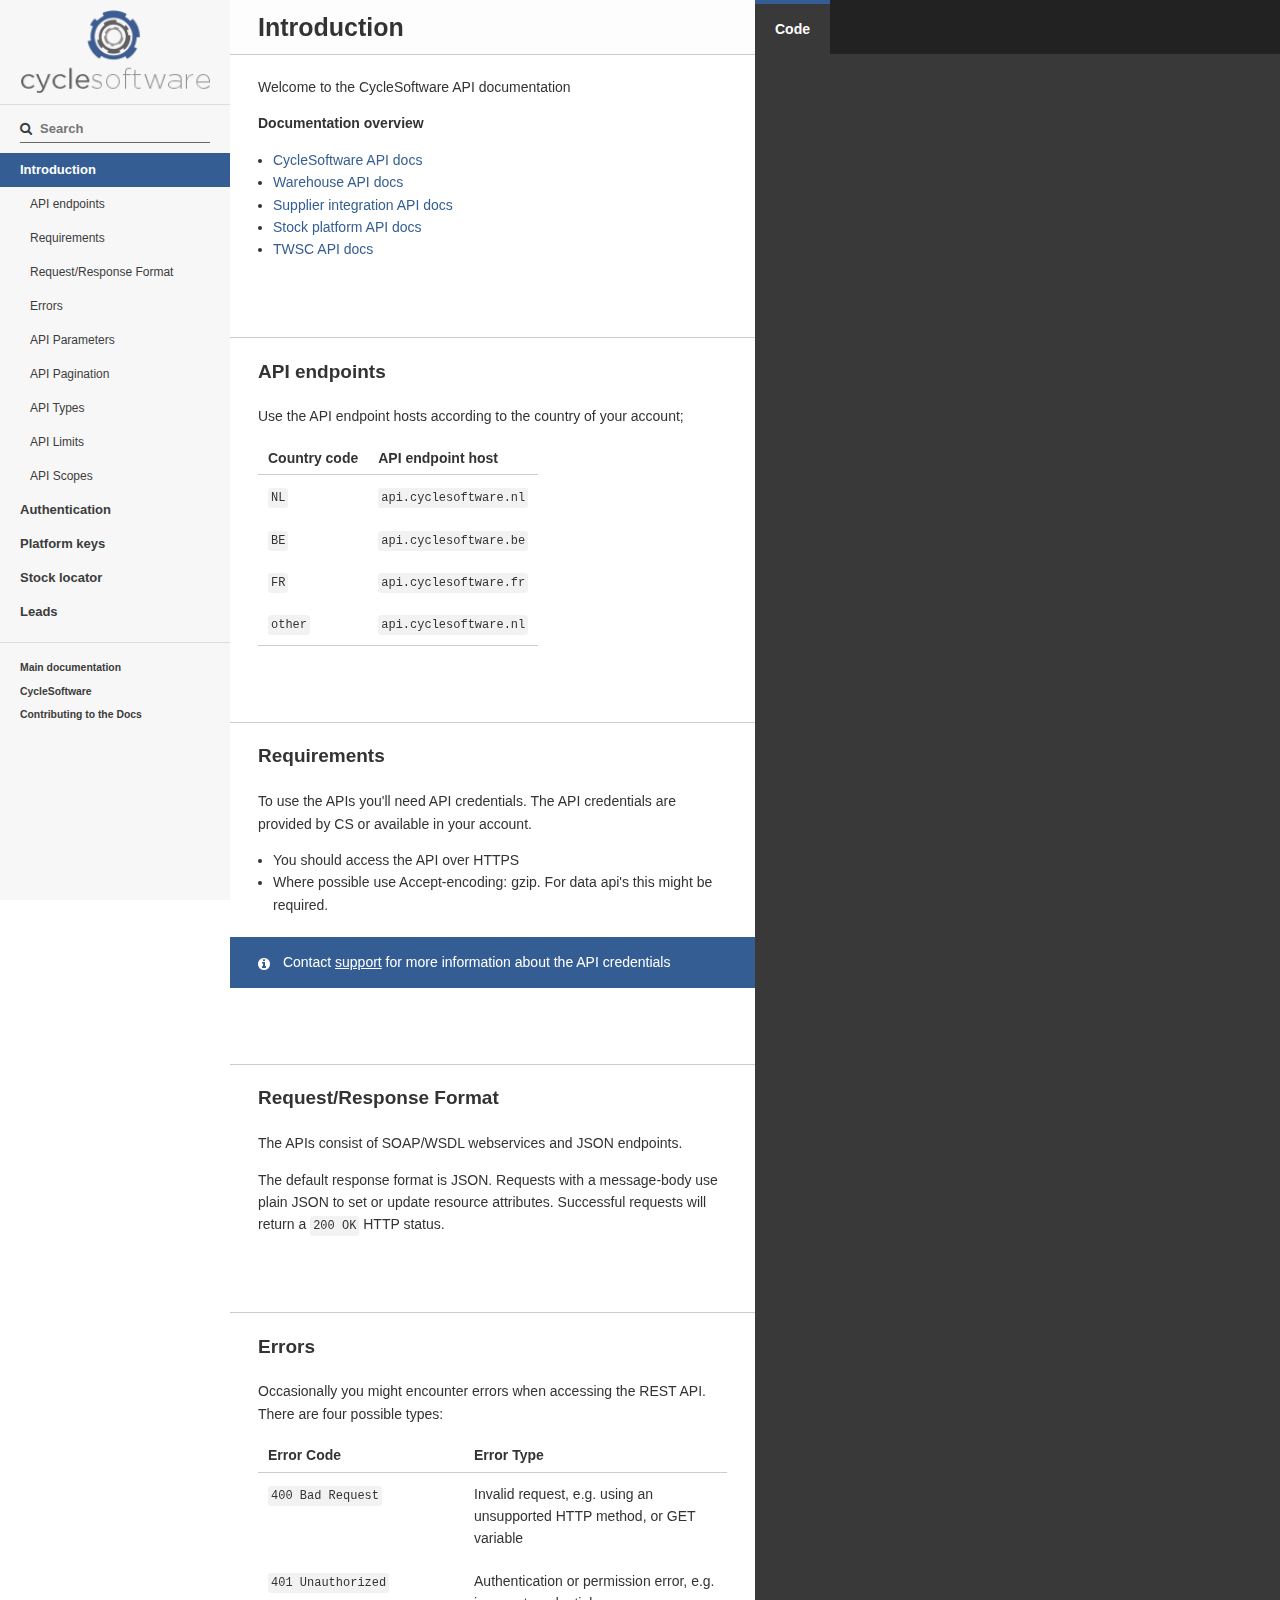
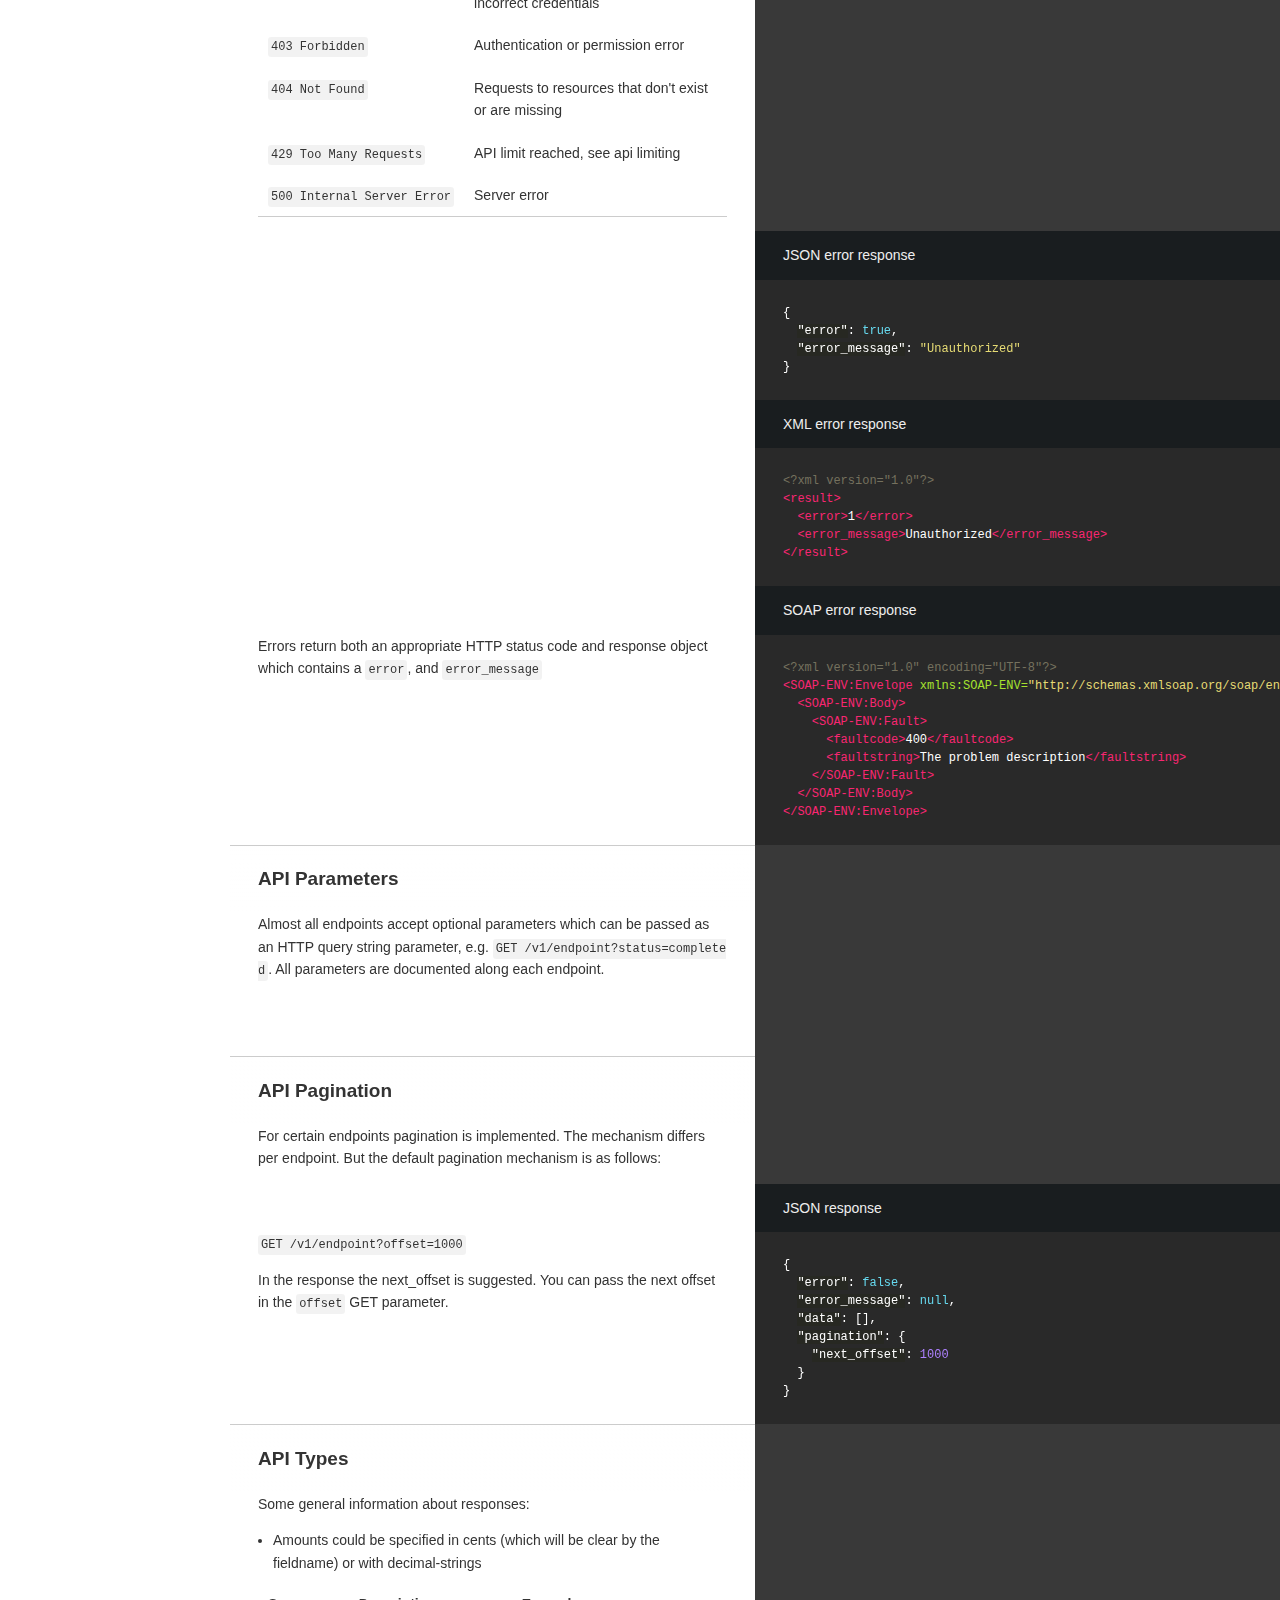
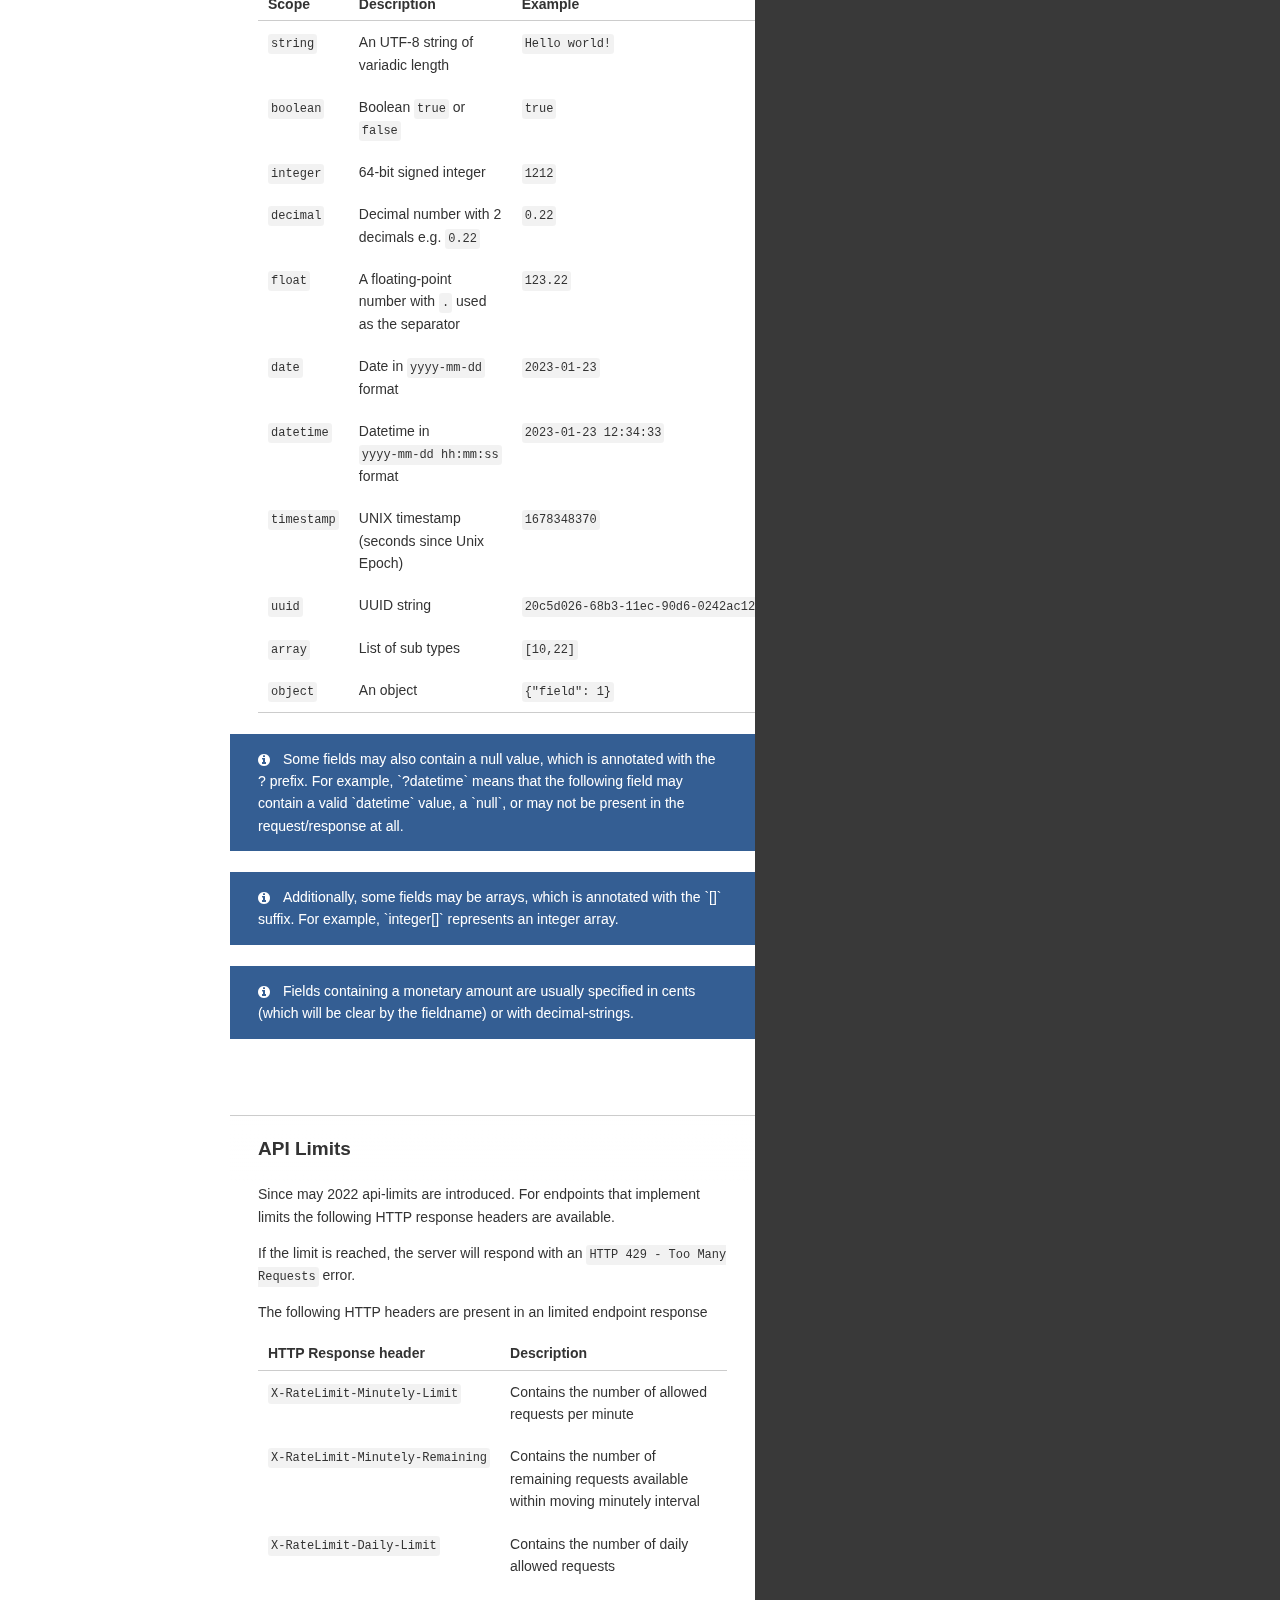
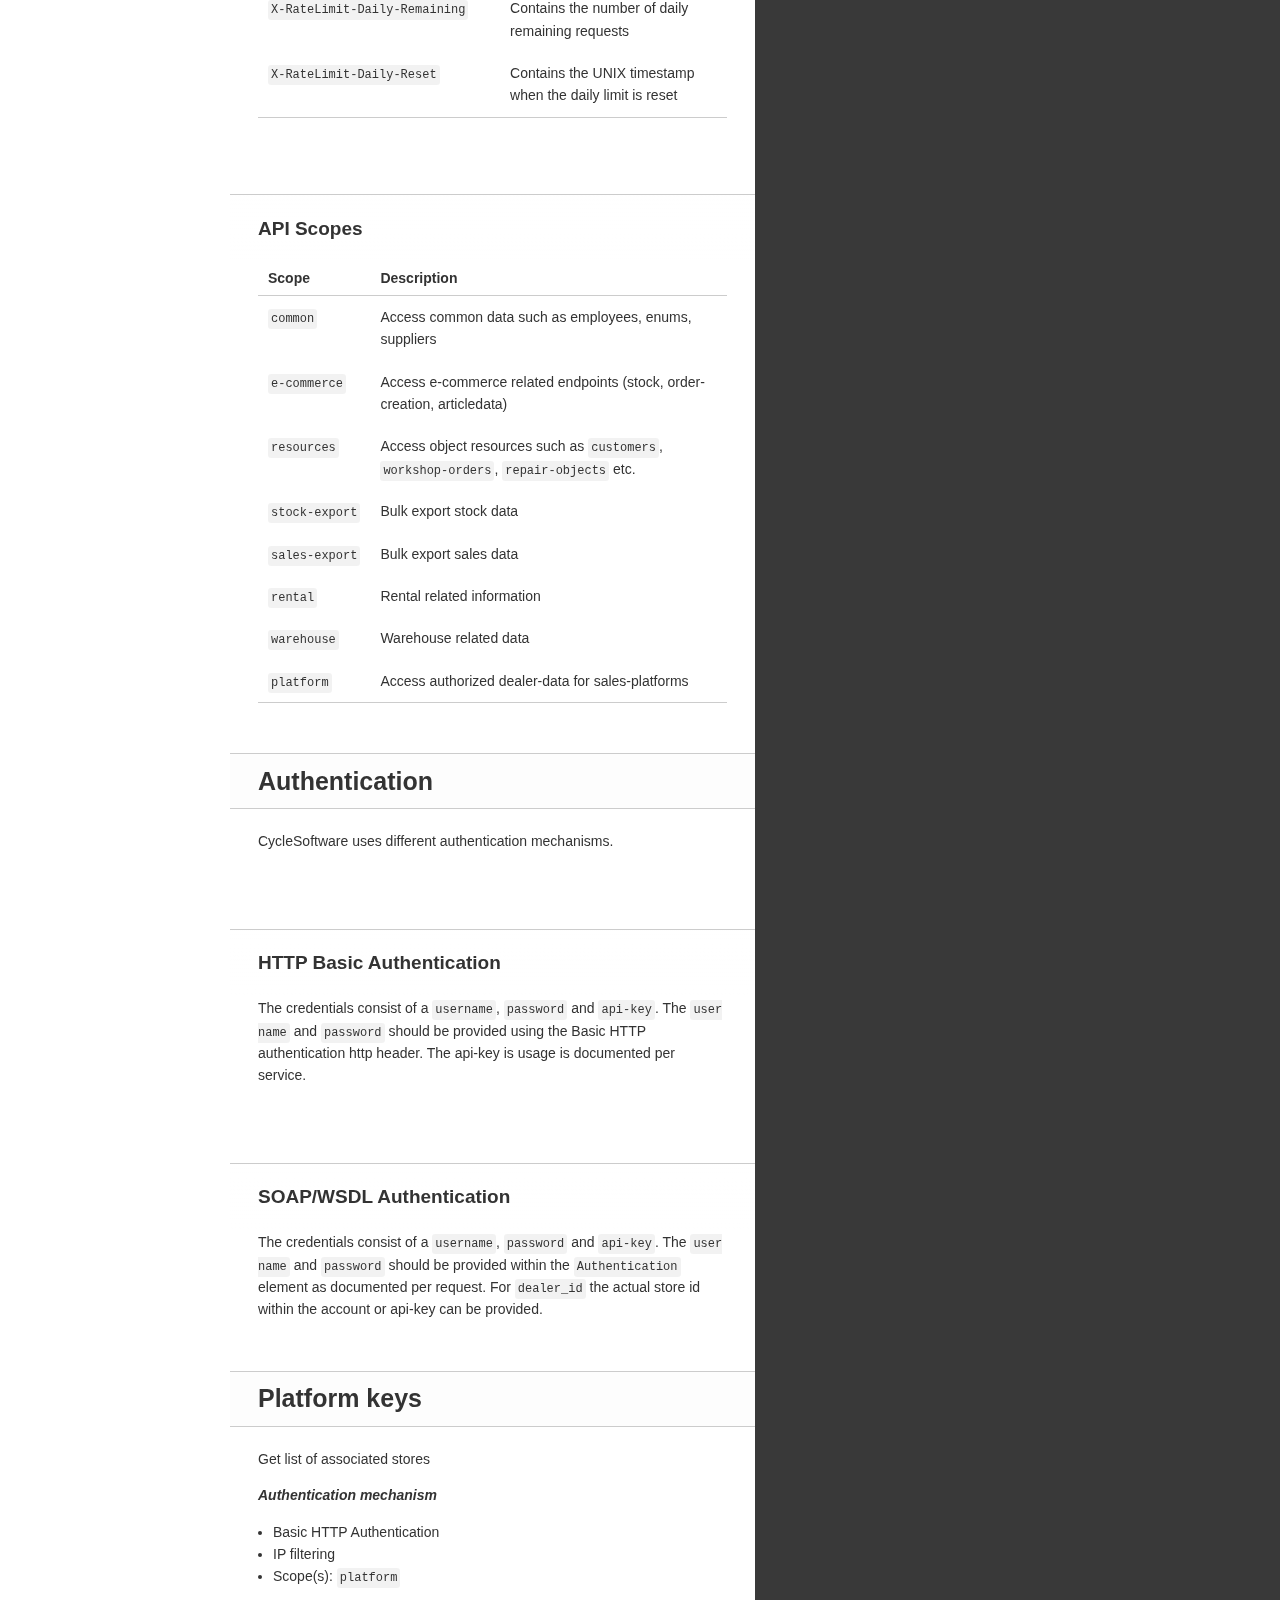
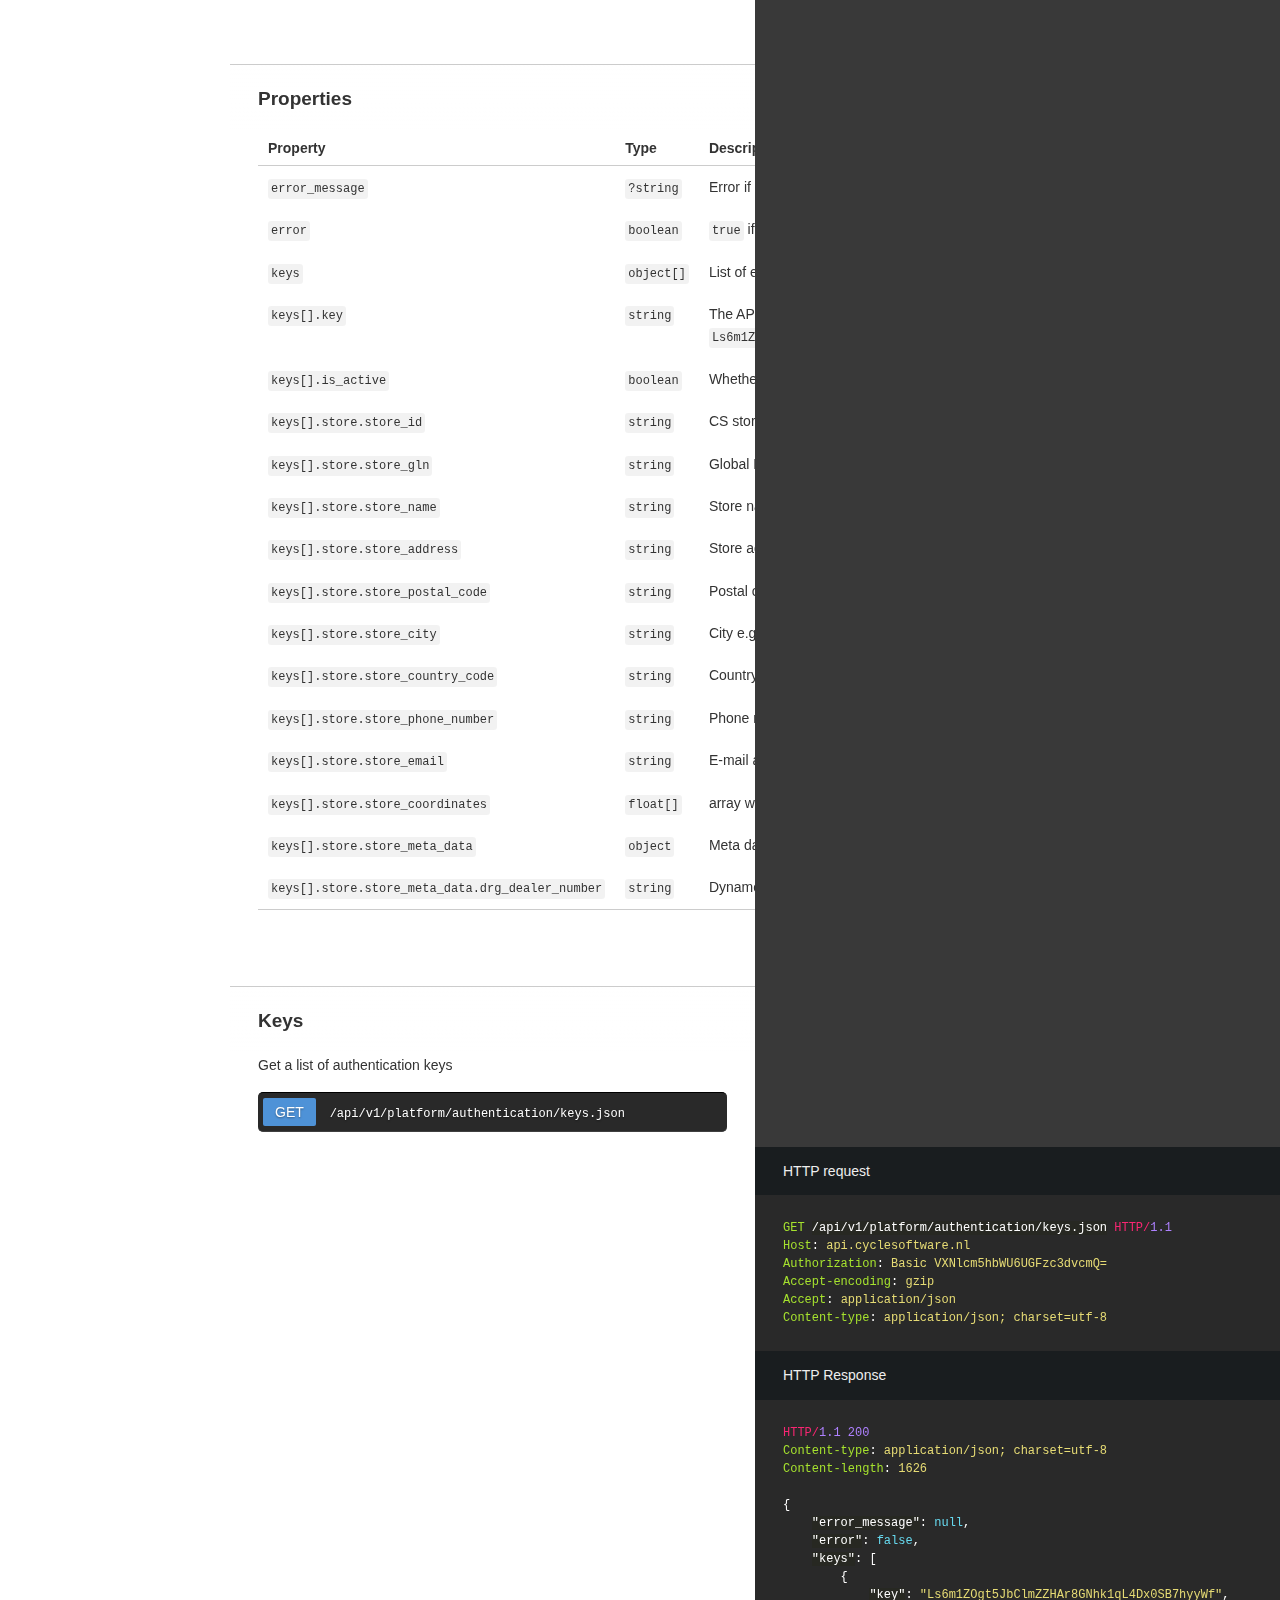
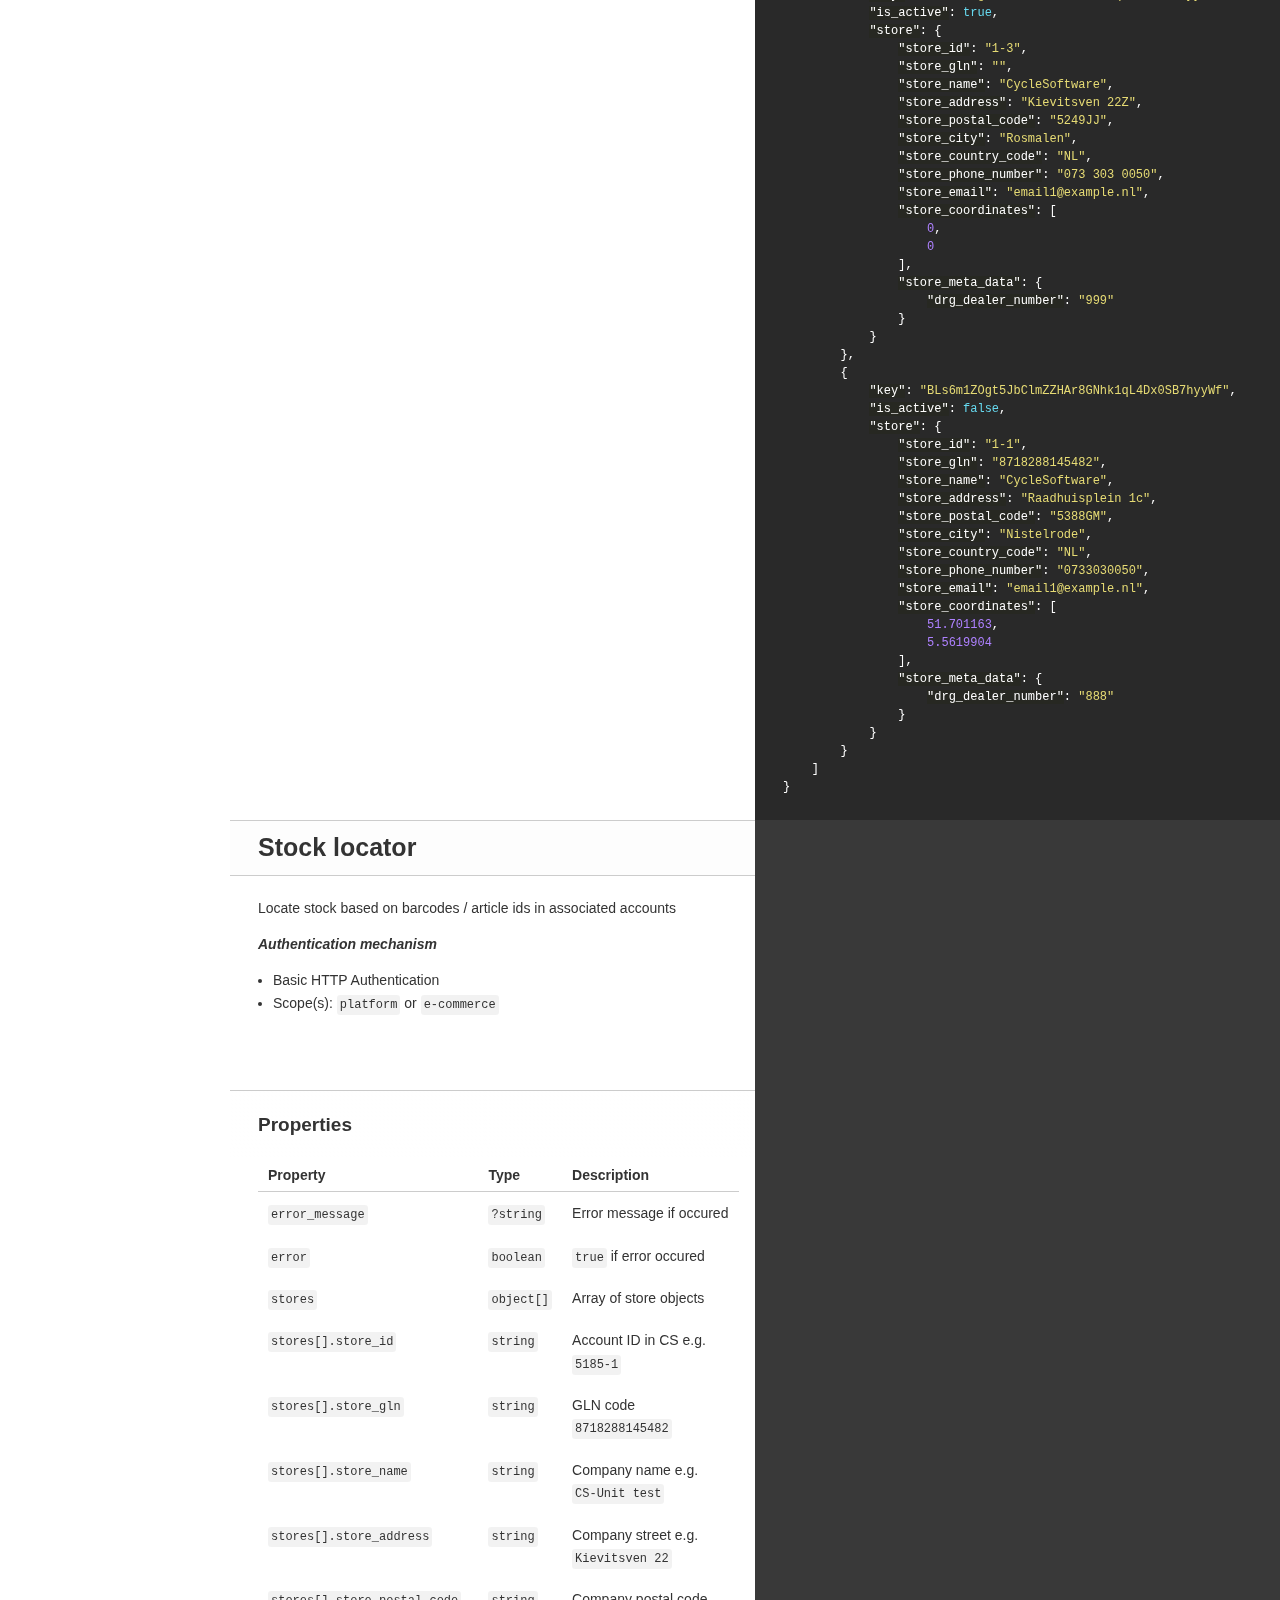
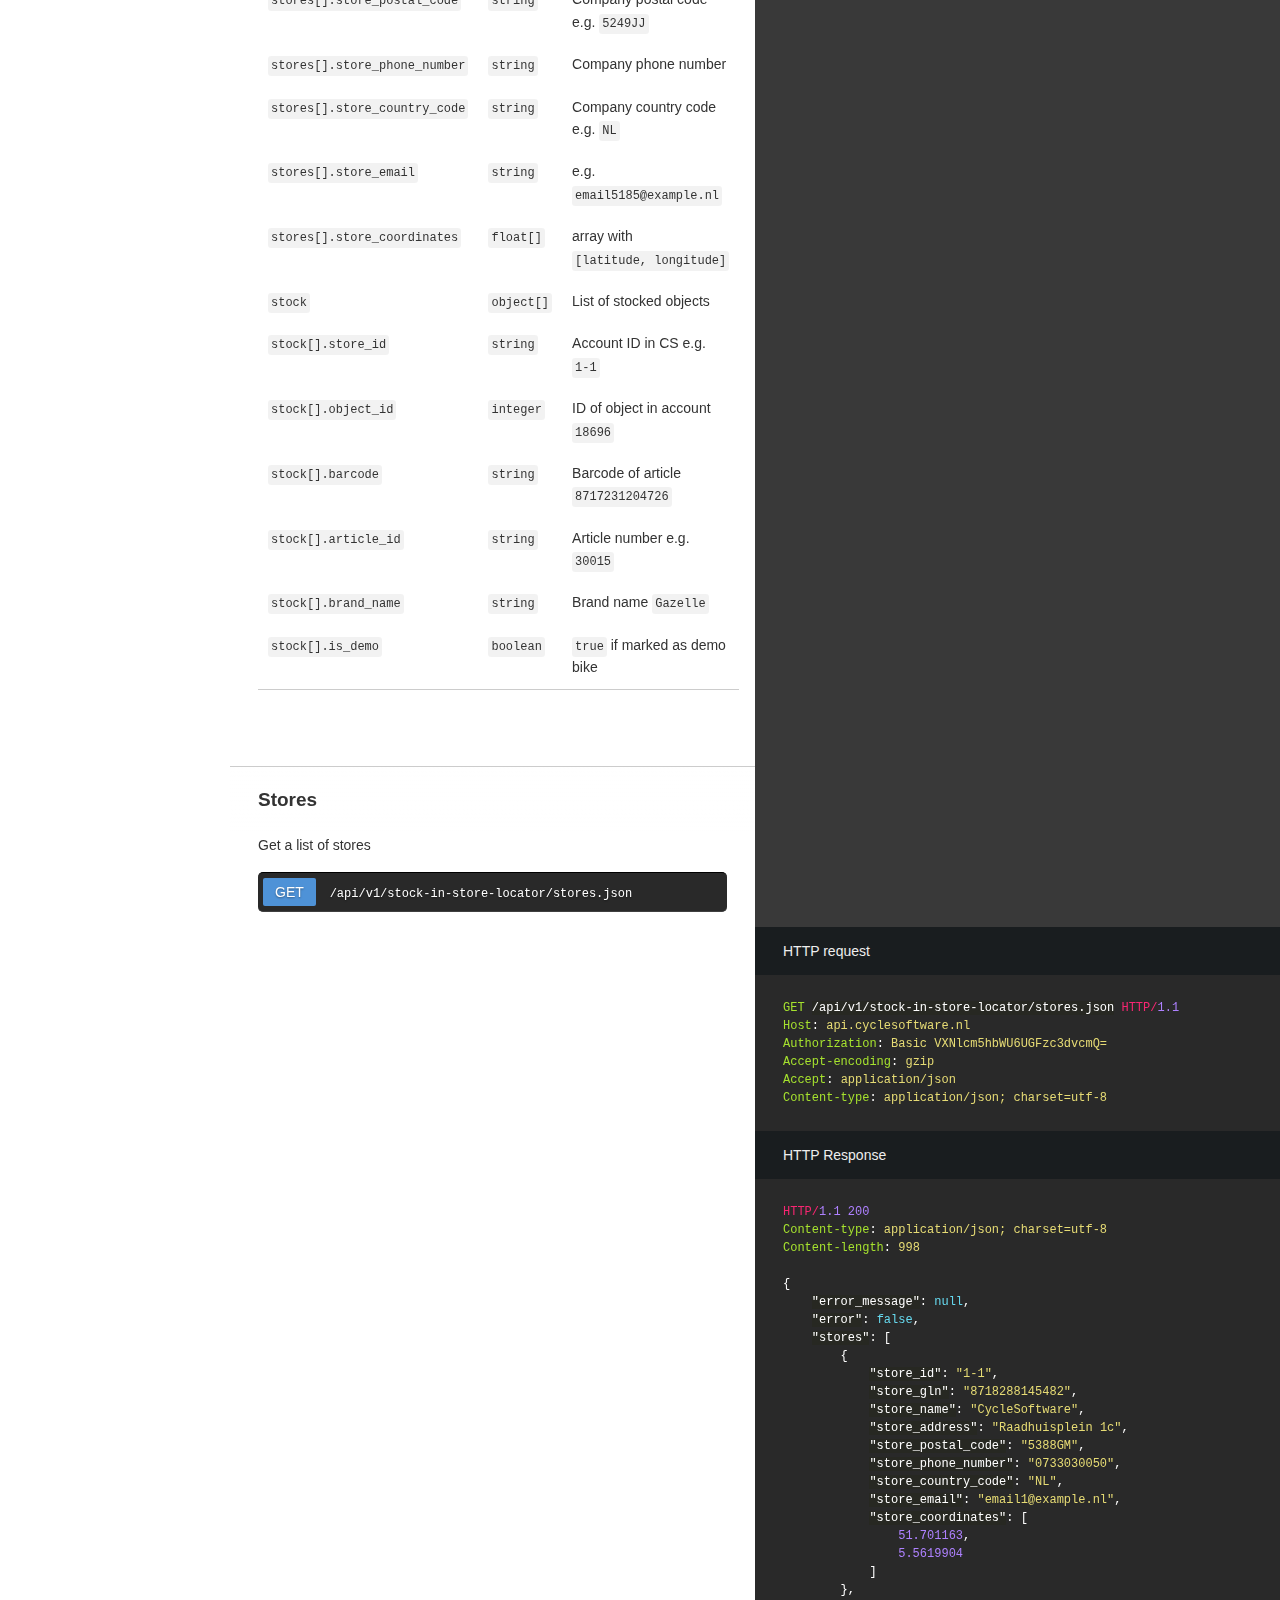
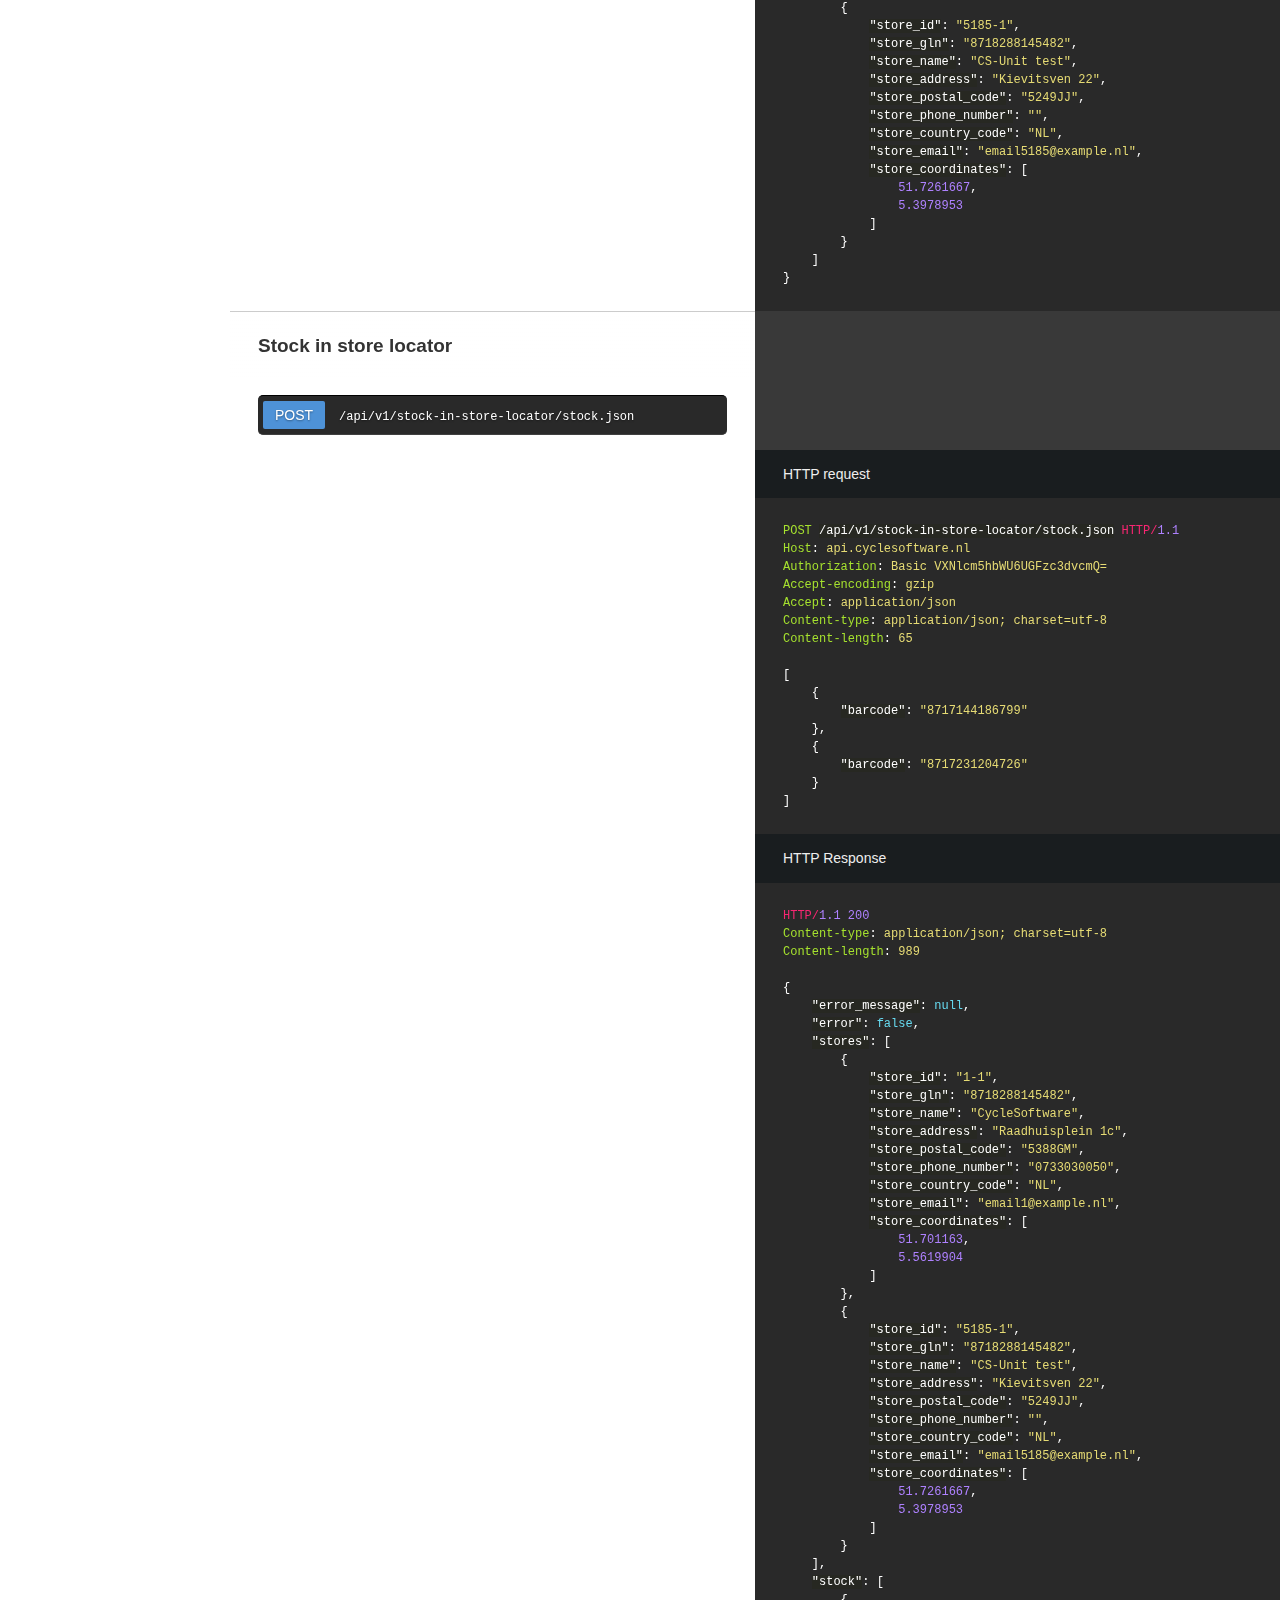
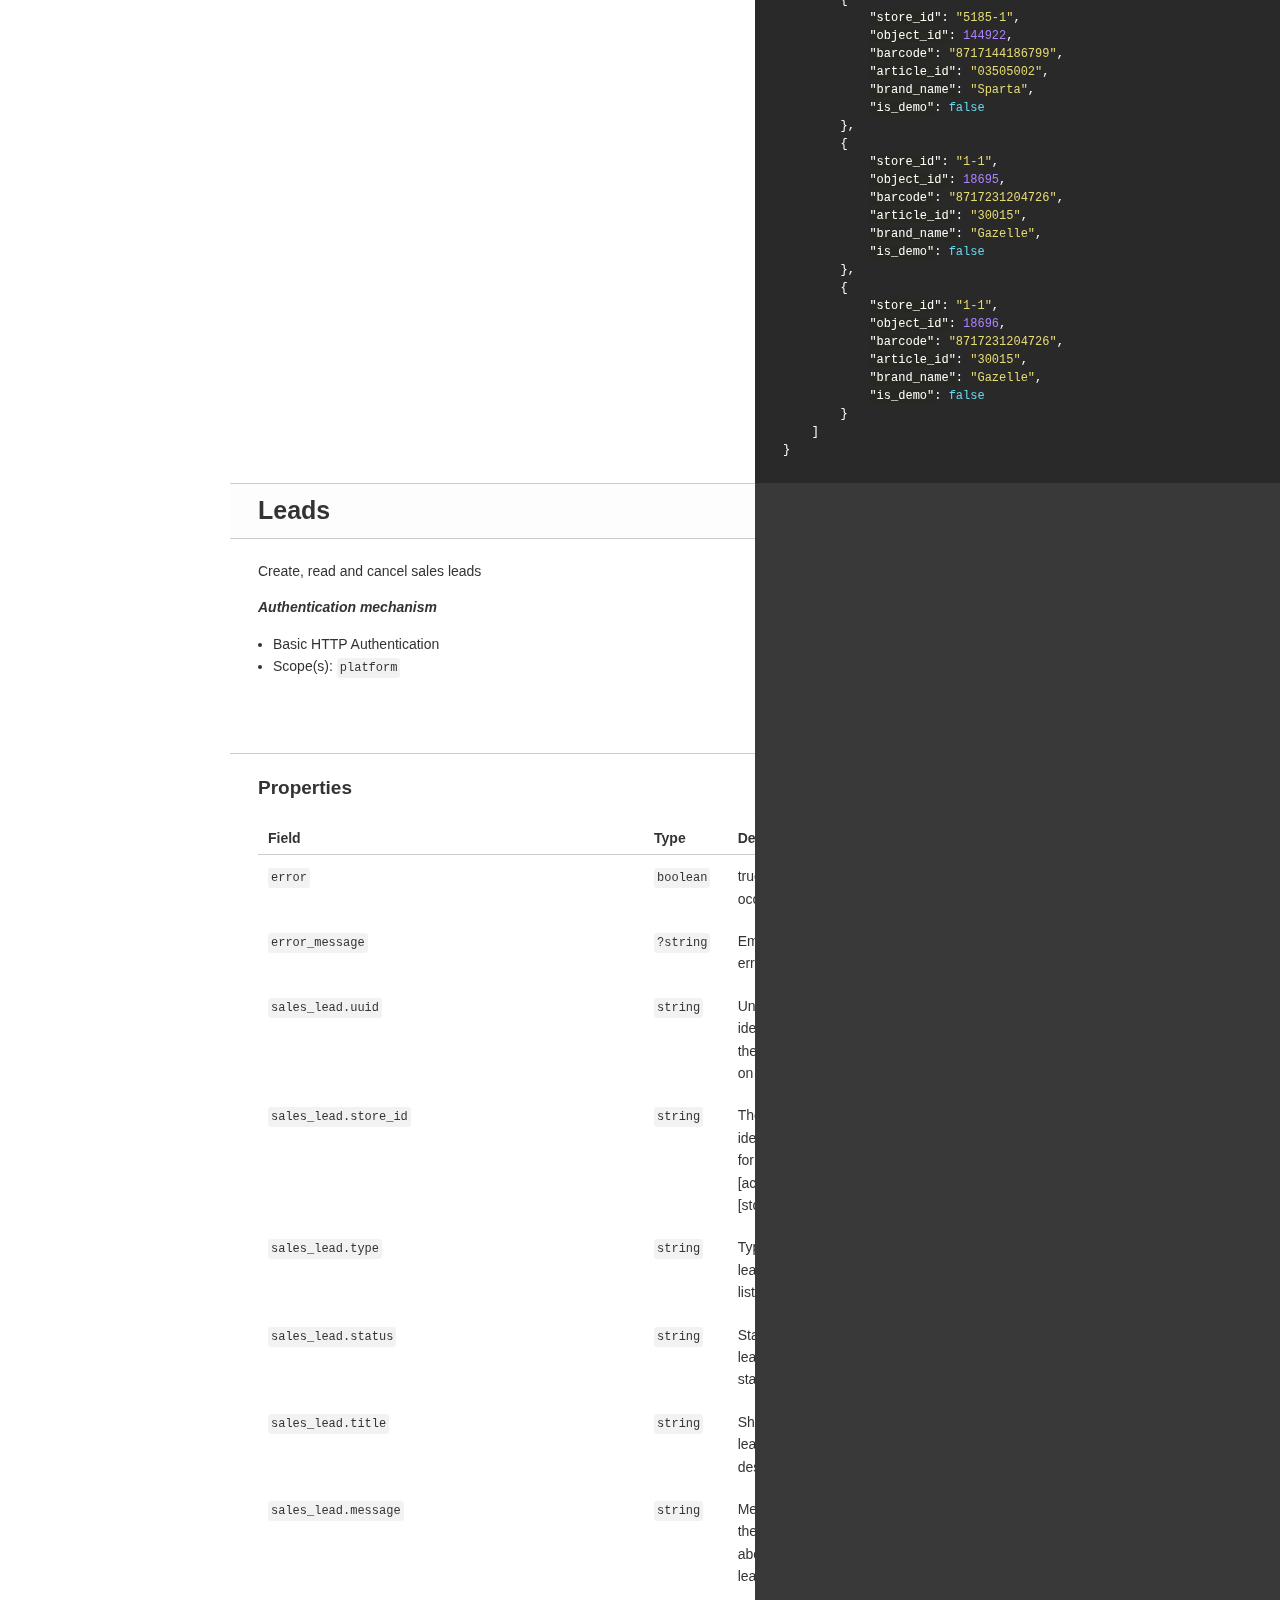
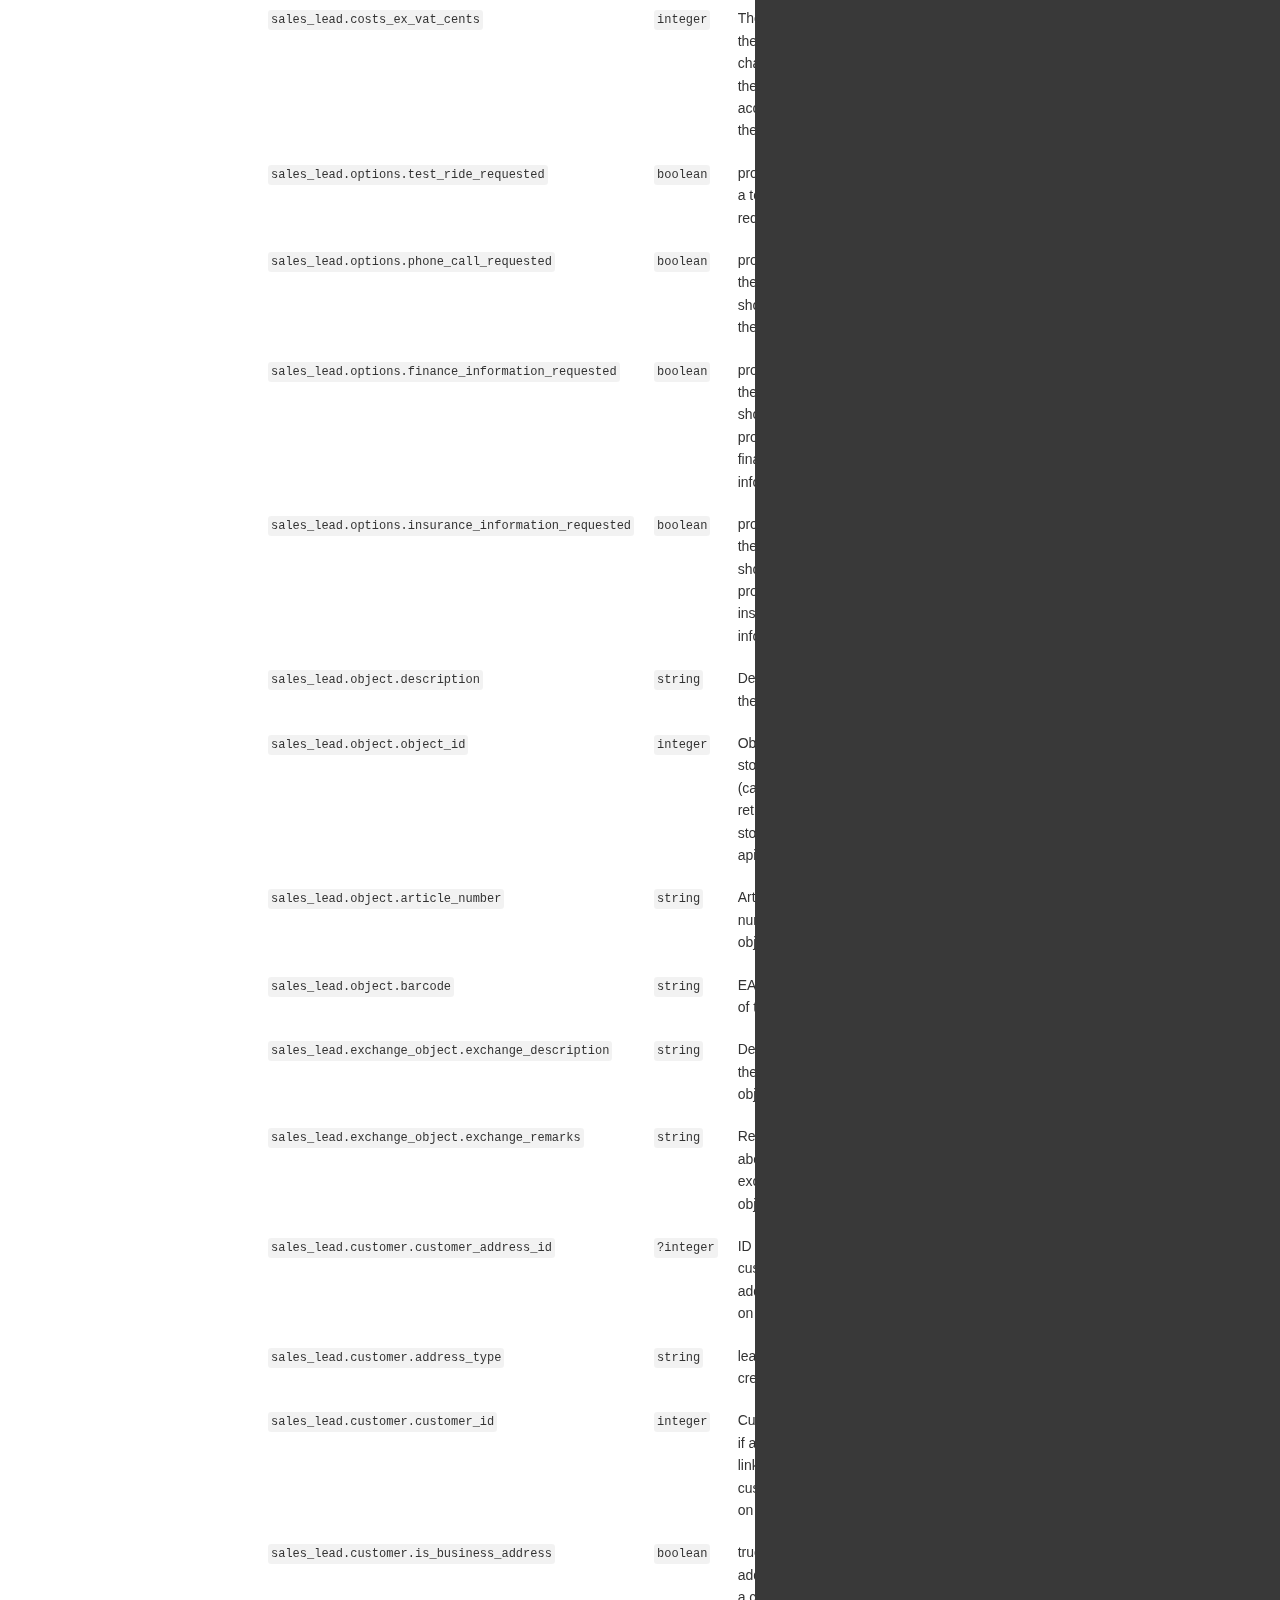
<file: docs/platform.html>
<!doctype html>
<html>
  <head>
    <meta charset="utf-8">
    <meta content="IE=edge,chrome=1" http-equiv="X-UA-Compatible">
    <meta name="viewport" content="width=device-width, initial-scale=1, maximum-scale=1">
    <title>CycleSoftware Stock platform API documentation</title>

    <link rel="icon" href="images/favicon-32x32-fe8fe4b0.png" sizes="32x32" />
    <link rel="icon" href="images/favicon-192x192.png" sizes="192x192" />
    <link rel="apple-touch-icon-precomposed" href="images/favicon-180x180.png" />
    <meta name="msapplication-TileImage" content="images/favicon-270x270.png" />

    <style>
      .highlight table td { padding: 5px; }
.highlight table pre { margin: 0; }
.highlight .gh {
  color: #999999;
}
.highlight .sr {
  color: #f6aa11;
}
.highlight .go {
  color: #888888;
}
.highlight .gp {
  color: #555555;
}
.highlight .gs {
}
.highlight .gu {
  color: #aaaaaa;
}
.highlight .nb {
  color: #f6aa11;
}
.highlight .cm {
  color: #75715e;
}
.highlight .cp {
  color: #75715e;
}
.highlight .c1 {
  color: #75715e;
}
.highlight .cs {
  color: #75715e;
}
.highlight .c, .highlight .ch, .highlight .cd, .highlight .cpf {
  color: #75715e;
}
.highlight .err {
  color: #960050;
}
.highlight .gr {
  color: #960050;
}
.highlight .gt {
  color: #960050;
}
.highlight .gd {
  color: #49483e;
}
.highlight .gi {
  color: #49483e;
}
.highlight .ge {
  color: #49483e;
}
.highlight .kc {
  color: #66d9ef;
}
.highlight .kd {
  color: #66d9ef;
}
.highlight .kr {
  color: #66d9ef;
}
.highlight .no {
  color: #66d9ef;
}
.highlight .kt {
  color: #66d9ef;
}
.highlight .mf {
  color: #ae81ff;
}
.highlight .mh {
  color: #ae81ff;
}
.highlight .il {
  color: #ae81ff;
}
.highlight .mi {
  color: #ae81ff;
}
.highlight .mo {
  color: #ae81ff;
}
.highlight .m, .highlight .mb, .highlight .mx {
  color: #ae81ff;
}
.highlight .sc {
  color: #ae81ff;
}
.highlight .se {
  color: #ae81ff;
}
.highlight .ss {
  color: #ae81ff;
}
.highlight .sd {
  color: #e6db74;
}
.highlight .s2 {
  color: #e6db74;
}
.highlight .sb {
  color: #e6db74;
}
.highlight .sh {
  color: #e6db74;
}
.highlight .si {
  color: #e6db74;
}
.highlight .sx {
  color: #e6db74;
}
.highlight .s1 {
  color: #e6db74;
}
.highlight .s, .highlight .sa, .highlight .dl {
  color: #e6db74;
}
.highlight .na {
  color: #a6e22e;
}
.highlight .nc {
  color: #a6e22e;
}
.highlight .nd {
  color: #a6e22e;
}
.highlight .ne {
  color: #a6e22e;
}
.highlight .nf, .highlight .fm {
  color: #a6e22e;
}
.highlight .vc {
  color: #ffffff;
  background-color: #272822;
}
.highlight .nn {
  color: #ffffff;
  background-color: #272822;
}
.highlight .nl {
  color: #ffffff;
  background-color: #272822;
}
.highlight .ni {
  color: #ffffff;
  background-color: #272822;
}
.highlight .bp {
  color: #ffffff;
  background-color: #272822;
}
.highlight .vg {
  color: #ffffff;
  background-color: #272822;
}
.highlight .vi {
  color: #ffffff;
  background-color: #272822;
}
.highlight .nv, .highlight .vm {
  color: #ffffff;
  background-color: #272822;
}
.highlight .w {
  color: #ffffff;
  background-color: #272822;
}
.highlight {
  color: #ffffff;
  background-color: #272822;
}
.highlight .n, .highlight .py, .highlight .nx {
  color: #ffffff;
  background-color: #272822;
}
.highlight .ow {
  color: #f92672;
}
.highlight .nt {
  color: #f92672;
}
.highlight .k, .highlight .kv {
  color: #f92672;
}
.highlight .kn {
  color: #f92672;
}
.highlight .kp {
  color: #f92672;
}
.highlight .o {
  color: #f92672;
}
    </style>
    <link href="stylesheets/screen-ab12f221.css" rel="stylesheet" media="screen" />
    <link href="stylesheets/print-c427a123.css" rel="stylesheet" media="print" />
      <script src="javascripts/all-c5541673.js"></script>
  </head>

  <body class="platform" data-languages="[&quot;code&quot;]">
    <a href="#" id="nav-button">
      <span>
        NAV
        <img src="images/navbar-cad8cdcb.png" alt="" />
      </span>
    </a>
    <div class="toc-wrapper">
      <a href="#" class="logo">
        <img src="images/logo-transparant-e28903f5.png" alt="" />
      </a>
        <div class="lang-selector">
              <a href="#" data-language-name="code">Code</a>
        </div>
        <div class="search">
          <input type="text" class="search" id="input-search" placeholder="Search">
        </div>
        <ul class="search-results"></ul>
      <ul id="toc" class="toc-list-h1">
          <li>
            <a href="#introduction" class="toc-h1 toc-link" data-title="Introduction">Introduction</a>
              <ul class="toc-list-h2">
                  <li>
                    <a href="#introduction-api-endpoints" class="toc-h2 toc-link" data-title="API endpoints">API endpoints</a>
                  </li>
                  <li>
                    <a href="#introduction-requirements" class="toc-h2 toc-link" data-title="Requirements">Requirements</a>
                  </li>
                  <li>
                    <a href="#introduction-request-response-format" class="toc-h2 toc-link" data-title="Request/Response Format">Request/Response Format</a>
                  </li>
                  <li>
                    <a href="#introduction-errors" class="toc-h2 toc-link" data-title="Errors">Errors</a>
                  </li>
                  <li>
                    <a href="#introduction-api-parameters" class="toc-h2 toc-link" data-title="API Parameters">API Parameters</a>
                  </li>
                  <li>
                    <a href="#introduction-api-pagination" class="toc-h2 toc-link" data-title="API Pagination">API Pagination</a>
                  </li>
                  <li>
                    <a href="#introduction-api-types" class="toc-h2 toc-link" data-title="API Types">API Types</a>
                  </li>
                  <li>
                    <a href="#introduction-api-limits" class="toc-h2 toc-link" data-title="API Limits">API Limits</a>
                  </li>
                  <li>
                    <a href="#introduction-api-scopes" class="toc-h2 toc-link" data-title="API Scopes">API Scopes</a>
                  </li>
              </ul>
          </li>
          <li>
            <a href="#authentication" class="toc-h1 toc-link" data-title="Authentication">Authentication</a>
              <ul class="toc-list-h2">
                  <li>
                    <a href="#authentication-http-basic-authentication" class="toc-h2 toc-link" data-title="HTTP Basic Authentication">HTTP Basic Authentication</a>
                  </li>
                  <li>
                    <a href="#authentication-soap-wsdl-authentication" class="toc-h2 toc-link" data-title="SOAP/WSDL Authentication">SOAP/WSDL Authentication</a>
                  </li>
              </ul>
          </li>
          <li>
            <a href="#platform-keys" class="toc-h1 toc-link" data-title="Platform keys">Platform keys</a>
              <ul class="toc-list-h2">
                  <li>
                    <a href="#platform-keys-properties" class="toc-h2 toc-link" data-title="Properties">Properties</a>
                  </li>
                  <li>
                    <a href="#platform-keys-keys" class="toc-h2 toc-link" data-title="Keys">Keys</a>
                  </li>
              </ul>
          </li>
          <li>
            <a href="#stock-locator" class="toc-h1 toc-link" data-title="Stock locator">Stock locator</a>
              <ul class="toc-list-h2">
                  <li>
                    <a href="#stock-locator-properties" class="toc-h2 toc-link" data-title="Properties">Properties</a>
                  </li>
                  <li>
                    <a href="#stock-locator-stores" class="toc-h2 toc-link" data-title="Stores">Stores</a>
                  </li>
                  <li>
                    <a href="#stock-locator-stock-in-store-locator" class="toc-h2 toc-link" data-title="Stock in store locator">Stock in store locator</a>
                  </li>
              </ul>
          </li>
          <li>
            <a href="#leads" class="toc-h1 toc-link" data-title="Leads">Leads</a>
              <ul class="toc-list-h2">
                  <li>
                    <a href="#leads-properties" class="toc-h2 toc-link" data-title="Properties">Properties</a>
                  </li>
                  <li>
                    <a href="#leads-sales-lead-types" class="toc-h2 toc-link" data-title="Sales lead types">Sales lead types</a>
                  </li>
                  <li>
                    <a href="#leads-sales-lead-status" class="toc-h2 toc-link" data-title="Sales lead status">Sales lead status</a>
                  </li>
                  <li>
                    <a href="#leads-create-lead" class="toc-h2 toc-link" data-title="Create lead">Create lead</a>
                  </li>
                  <li>
                    <a href="#leads-get-lead" class="toc-h2 toc-link" data-title="Get lead">Get lead</a>
                  </li>
                  <li>
                    <a href="#leads-cancel-lead" class="toc-h2 toc-link" data-title="Cancel lead">Cancel lead</a>
                  </li>
              </ul>
          </li>
      </ul>
        <ul class="toc-footer">
            <li><a href="/" target="_blank">Main documentation</a></li>
            <li><a href="https://cyclesoftware.nl/" target="_blank">CycleSoftware</a></li>
            <li><a href="https://github.com/CycleSoftware/cyclesoftware.github.io">Contributing to the Docs</a></li>
        </ul>
    </div>
    <div class="page-wrapper">
      <div class="dark-box"></div>
      <div class="content">
        <h1 id='introduction'>Introduction</h1>
<p>Welcome to the CycleSoftware API documentation</p>

<p><strong>Documentation overview</strong></p>

<ul>
<li><a href="./">CycleSoftware API docs</a></li>
<li><a href="warehouse.html">Warehouse API docs</a></li>
<li><a href="supplier.html">Supplier integration API docs</a></li>
<li><a href="platform.html">Stock platform API docs</a></li>
<li><a href="https://github.com/CycleSoftware/oauth2-twsc/">TWSC API docs</a></li>
</ul>
<h2 id='introduction-api-endpoints'>API endpoints</h2>
<p>Use the API endpoint hosts according to the country of your account;</p>

<table><thead>
<tr>
<th>Country code</th>
<th>API endpoint host</th>
</tr>
</thead><tbody>
<tr>
<td><code>NL</code></td>
<td><code>api.cyclesoftware.nl</code></td>
</tr>
<tr>
<td><code>BE</code></td>
<td><code>api.cyclesoftware.be</code></td>
</tr>
<tr>
<td><code>FR</code></td>
<td><code>api.cyclesoftware.fr</code></td>
</tr>
<tr>
<td><code>other</code></td>
<td><code>api.cyclesoftware.nl</code></td>
</tr>
</tbody></table>
<h2 id='introduction-requirements'>Requirements</h2>
<p>To use the APIs you&#39;ll need API credentials. The API credentials are provided by CS or available in your account.</p>

<ul>
<li>You should access the API over HTTPS</li>
<li>Where possible use Accept-encoding: gzip. For data api&#39;s this might be required.</li>
</ul>

<aside class="notice">
  Contact <a href="mailto:support@cyclesoftware.nl">support</a> for more information about the API credentials
</aside>
<h2 id='introduction-request-response-format'>Request/Response Format</h2>
<p>The APIs consist of SOAP/WSDL webservices and JSON endpoints.</p>

<p>The default response format is JSON. Requests with a message-body use plain JSON to set or update resource attributes.
Successful requests will return a <code>200 OK</code> HTTP status.</p>
<h2 id='introduction-errors'>Errors</h2>
<p>Occasionally you might encounter errors when accessing the REST API. There are four possible types:</p>

<table><thead>
<tr>
<th>Error Code</th>
<th>Error Type</th>
</tr>
</thead><tbody>
<tr>
<td><code>400 Bad Request</code></td>
<td>Invalid request, e.g. using an unsupported HTTP method, or GET variable</td>
</tr>
<tr>
<td><code>401 Unauthorized</code></td>
<td>Authentication or permission error, e.g. incorrect credentials</td>
</tr>
<tr>
<td><code>403 Forbidden</code></td>
<td>Authentication or permission error</td>
</tr>
<tr>
<td><code>404 Not Found</code></td>
<td>Requests to resources that don&#39;t exist or are missing</td>
</tr>
<tr>
<td><code>429 Too Many Requests</code></td>
<td>API limit reached, see api limiting</td>
</tr>
<tr>
<td><code>500 Internal Server Error</code></td>
<td>Server error</td>
</tr>
</tbody></table>

<blockquote>
<p>JSON error response</p>
</blockquote>
<div class="highlight"><pre class="highlight json tab-json"><code><span class="p">{</span><span class="w">
  </span><span class="nl">"error"</span><span class="p">:</span><span class="w"> </span><span class="kc">true</span><span class="p">,</span><span class="w">
  </span><span class="nl">"error_message"</span><span class="p">:</span><span class="w"> </span><span class="s2">"Unauthorized"</span><span class="w">
</span><span class="p">}</span><span class="w">
</span></code></pre></div>
<blockquote>
<p>XML error response</p>
</blockquote>
<div class="highlight"><pre class="highlight xml tab-xml"><code><span class="cp">&lt;?xml version="1.0"?&gt;</span>
<span class="nt">&lt;result&gt;</span>
  <span class="nt">&lt;error&gt;</span>1<span class="nt">&lt;/error&gt;</span>
  <span class="nt">&lt;error_message&gt;</span>Unauthorized<span class="nt">&lt;/error_message&gt;</span>
<span class="nt">&lt;/result&gt;</span>
</code></pre></div>
<blockquote>
<p>SOAP error response</p>
</blockquote>
<div class="highlight"><pre class="highlight xml tab-xml"><code><span class="cp">&lt;?xml version="1.0" encoding="UTF-8"?&gt;</span>
<span class="nt">&lt;SOAP-ENV:Envelope</span> <span class="na">xmlns:SOAP-ENV=</span><span class="s">"http://schemas.xmlsoap.org/soap/envelope/"</span><span class="nt">&gt;</span>
  <span class="nt">&lt;SOAP-ENV:Body&gt;</span>
    <span class="nt">&lt;SOAP-ENV:Fault&gt;</span>
      <span class="nt">&lt;faultcode&gt;</span>400<span class="nt">&lt;/faultcode&gt;</span>
      <span class="nt">&lt;faultstring&gt;</span>The problem description<span class="nt">&lt;/faultstring&gt;</span>
    <span class="nt">&lt;/SOAP-ENV:Fault&gt;</span>
  <span class="nt">&lt;/SOAP-ENV:Body&gt;</span>
<span class="nt">&lt;/SOAP-ENV:Envelope&gt;</span>
</code></pre></div>
<p>Errors return both an appropriate HTTP status code and response object which contains a <code>error</code>, and <code>error_message</code></p>
<h2 id='introduction-api-parameters'>API Parameters</h2>
<p>Almost all endpoints accept optional parameters which can be passed as an HTTP query string parameter,
e.g. <code>GET /v1/endpoint?status=completed</code>. All parameters are documented along each endpoint.</p>
<h2 id='introduction-api-pagination'>API Pagination</h2>
<p>For certain endpoints pagination is implemented. The mechanism differs per endpoint. But the default pagination
mechanism is as follows:</p>

<blockquote>
<p>JSON response</p>
</blockquote>
<div class="highlight"><pre class="highlight json tab-json"><code><span class="p">{</span><span class="w">
  </span><span class="nl">"error"</span><span class="p">:</span><span class="w"> </span><span class="kc">false</span><span class="p">,</span><span class="w">
  </span><span class="nl">"error_message"</span><span class="p">:</span><span class="w"> </span><span class="kc">null</span><span class="p">,</span><span class="w">
  </span><span class="nl">"data"</span><span class="p">:</span><span class="w"> </span><span class="p">[],</span><span class="w">
  </span><span class="nl">"pagination"</span><span class="p">:</span><span class="w"> </span><span class="p">{</span><span class="w">
    </span><span class="nl">"next_offset"</span><span class="p">:</span><span class="w"> </span><span class="mi">1000</span><span class="w">
  </span><span class="p">}</span><span class="w">
</span><span class="p">}</span><span class="w">
</span></code></pre></div>
<p><code>GET /v1/endpoint?offset=1000</code></p>

<p>In the response the next_offset is suggested. You can pass the next offset in the <code>offset</code> GET parameter.</p>
<h2 id='introduction-api-types'>API Types</h2>
<p>Some general information about responses:</p>

<ul>
<li>Amounts could be specified in cents (which will be clear by the fieldname) or with decimal-strings</li>
</ul>

<table><thead>
<tr>
<th>Scope</th>
<th>Description</th>
<th>Example</th>
</tr>
</thead><tbody>
<tr>
<td><code>string</code></td>
<td>An UTF-8 string of variadic length</td>
<td><code>Hello world!</code></td>
</tr>
<tr>
<td><code>boolean</code></td>
<td>Boolean <code>true</code> or <code>false</code></td>
<td><code>true</code></td>
</tr>
<tr>
<td><code>integer</code></td>
<td>64-bit signed integer</td>
<td><code>1212</code></td>
</tr>
<tr>
<td><code>decimal</code></td>
<td>Decimal number with 2 decimals e.g. <code>0.22</code></td>
<td><code>0.22</code></td>
</tr>
<tr>
<td><code>float</code></td>
<td>A floating-point number with <code>.</code> used as the separator</td>
<td><code>123.22</code></td>
</tr>
<tr>
<td><code>date</code></td>
<td>Date in <code>yyyy-mm-dd</code> format</td>
<td><code>2023-01-23</code></td>
</tr>
<tr>
<td><code>datetime</code></td>
<td>Datetime in <code>yyyy-mm-dd hh:mm:ss</code> format</td>
<td><code>2023-01-23 12:34:33</code></td>
</tr>
<tr>
<td><code>timestamp</code></td>
<td>UNIX timestamp (seconds since Unix Epoch)</td>
<td><code>1678348370</code></td>
</tr>
<tr>
<td><code>uuid</code></td>
<td>UUID string</td>
<td><code>20c5d026-68b3-11ec-90d6-0242ac120003</code></td>
</tr>
<tr>
<td><code>array</code></td>
<td>List of sub types</td>
<td><code>[10,22]</code></td>
</tr>
<tr>
<td><code>object</code></td>
<td>An object</td>
<td><code>{&quot;field&quot;: 1}</code></td>
</tr>
</tbody></table>

<aside class="notice">
Some fields may also contain a null value, which is annotated with the ? prefix.

For example, `?datetime` means that the following field may contain a valid `datetime` value, a `null`, or may not be
present in the request/response at all.
</aside>

<aside class="notice">
Additionally, some fields may be arrays, which is annotated with the `[]` suffix.

For example, `integer[]` represents an integer array.
</aside>

<aside class="notice">
Fields containing a monetary amount are usually specified in cents (which will be clear by the fieldname) or with decimal-strings. 
</aside>
<h2 id='introduction-api-limits'>API Limits</h2>
<p>Since may 2022 api-limits are introduced. For endpoints that implement limits the following HTTP response headers are
available.</p>

<p>If the limit is reached, the server will respond with an <code>HTTP 429 - Too Many Requests</code> error.</p>

<p>The following HTTP headers are present in an limited endpoint response</p>

<table><thead>
<tr>
<th>HTTP Response header</th>
<th>Description</th>
</tr>
</thead><tbody>
<tr>
<td><code>X-RateLimit-Minutely-Limit</code></td>
<td>Contains the number of allowed requests per minute</td>
</tr>
<tr>
<td><code>X-RateLimit-Minutely-Remaining</code></td>
<td>Contains the number of remaining requests available within moving minutely interval</td>
</tr>
<tr>
<td><code>X-RateLimit-Daily-Limit</code></td>
<td>Contains the number of daily allowed requests</td>
</tr>
<tr>
<td><code>X-RateLimit-Daily-Remaining</code></td>
<td>Contains the number of daily remaining requests</td>
</tr>
<tr>
<td><code>X-RateLimit-Daily-Reset</code></td>
<td>Contains the UNIX timestamp when the daily limit is reset</td>
</tr>
</tbody></table>
<h2 id='introduction-api-scopes'>API Scopes</h2>
<table><thead>
<tr>
<th>Scope</th>
<th>Description</th>
</tr>
</thead><tbody>
<tr>
<td><code>common</code></td>
<td>Access common data such as employees, enums, suppliers</td>
</tr>
<tr>
<td><code>e-commerce</code></td>
<td>Access e-commerce related endpoints (stock, order-creation, articledata)</td>
</tr>
<tr>
<td><code>resources</code></td>
<td>Access object resources such as <code>customers</code>, <code>workshop-orders</code>, <code>repair-objects</code> etc.</td>
</tr>
<tr>
<td><code>stock-export</code></td>
<td>Bulk export stock data</td>
</tr>
<tr>
<td><code>sales-export</code></td>
<td>Bulk export sales data</td>
</tr>
<tr>
<td><code>rental</code></td>
<td>Rental related information</td>
</tr>
<tr>
<td><code>warehouse</code></td>
<td>Warehouse related data</td>
</tr>
<tr>
<td><code>platform</code></td>
<td>Access authorized dealer-data for sales-platforms</td>
</tr>
</tbody></table>
<h1 id='authentication'>Authentication</h1>
<p>CycleSoftware uses different authentication mechanisms. </p>
<h2 id='authentication-http-basic-authentication'>HTTP Basic Authentication</h2>
<p>The credentials consist of a <code>username</code>, <code>password</code> and <code>api-key</code>. The <code>username</code> and <code>password</code> should be provided using the Basic HTTP authentication http header. The api-key is usage is documented per service.</p>
<h2 id='authentication-soap-wsdl-authentication'>SOAP/WSDL Authentication</h2>
<p>The credentials consist of a <code>username</code>, <code>password</code> and <code>api-key</code>. The <code>username</code> and <code>password</code> should be provided within the <code>Authentication</code> element as documented per request. For <code>dealer_id</code> the actual store id within the account or api-key can be provided.</p>
<h1 id='platform-keys'>Platform keys</h1>
<p>Get list of associated stores</p>

<p><strong><em>Authentication mechanism</em></strong></p>

<ul>
<li>Basic HTTP Authentication</li>
<li>IP filtering</li>
<li>Scope(s): <code>platform</code></li>
</ul>
<h2 id='platform-keys-properties'>Properties</h2>
<table><thead>
<tr>
<th>Property</th>
<th>Type</th>
<th>Description</th>
</tr>
</thead><tbody>
<tr>
<td><code>error_message</code></td>
<td><code>?string</code></td>
<td>Error if occurred</td>
</tr>
<tr>
<td><code>error</code></td>
<td><code>boolean</code></td>
<td><code>true</code> if an error has occurred</td>
</tr>
<tr>
<td><code>keys</code></td>
<td><code>object[]</code></td>
<td>List of entries</td>
</tr>
<tr>
<td><code>keys[].key</code></td>
<td><code>string</code></td>
<td>The API key e.g. <code>Ls6m1ZOgt5JbClmZZHAr8GNhk1qL4Dx0SB7hyyWf</code></td>
</tr>
<tr>
<td><code>keys[].is_active</code></td>
<td><code>boolean</code></td>
<td>Whether the API access is enabled <code>true</code></td>
</tr>
<tr>
<td><code>keys[].store.store_id</code></td>
<td><code>string</code></td>
<td>CS store ID <code>1-1</code></td>
</tr>
<tr>
<td><code>keys[].store.store_gln</code></td>
<td><code>string</code></td>
<td>Global Location Number e.g. <code>8718288145482</code></td>
</tr>
<tr>
<td><code>keys[].store.store_name</code></td>
<td><code>string</code></td>
<td>Store name e.g. <code>CycleSoftware Store</code></td>
</tr>
<tr>
<td><code>keys[].store.store_address</code></td>
<td><code>string</code></td>
<td>Store address e.g. <code>Raadhuisplein 1c</code></td>
</tr>
<tr>
<td><code>keys[].store.store_postal_code</code></td>
<td><code>string</code></td>
<td>Postal code e.g. <code>5388GM</code></td>
</tr>
<tr>
<td><code>keys[].store.store_city</code></td>
<td><code>string</code></td>
<td>City e.g. <code>Nistelrode</code></td>
</tr>
<tr>
<td><code>keys[].store.store_country_code</code></td>
<td><code>string</code></td>
<td>Country code e.g. <code>NL</code></td>
</tr>
<tr>
<td><code>keys[].store.store_phone_number</code></td>
<td><code>string</code></td>
<td>Phone number e.g. <code>0733030050</code></td>
</tr>
<tr>
<td><code>keys[].store.store_email</code></td>
<td><code>string</code></td>
<td>E-mail address.g. <code>email1@example.nl</code></td>
</tr>
<tr>
<td><code>keys[].store.store_coordinates</code></td>
<td><code>float[]</code></td>
<td>array with <code>[latitude, longitude]</code></td>
</tr>
<tr>
<td><code>keys[].store.store_meta_data</code></td>
<td><code>object</code></td>
<td>Meta data for this entry</td>
</tr>
<tr>
<td><code>keys[].store.store_meta_data.drg_dealer_number</code></td>
<td><code>string</code></td>
<td>Dynamo Retail Group dealer number e.g. <code>999</code></td>
</tr>
</tbody></table>
<h2 id='platform-keys-keys'>Keys</h2>
<p>Get a list of authentication keys</p>

<div class="api-endpoint">
    <div class="endpoint-data">
        <i class="label label-post">GET</i>
        <h6>/api/v1/platform/authentication/keys.json</h6>
    </div>
</div>

<blockquote>
<p>HTTP request</p>
</blockquote>
<div class="highlight"><pre class="highlight http tab-http"><code><span class="nf">GET</span> <span class="nn">/api/v1/platform/authentication/keys.json</span> <span class="k">HTTP</span><span class="o">/</span><span class="m">1.1</span>
<span class="na">Host</span><span class="p">:</span> <span class="s">api.cyclesoftware.nl</span>
<span class="na">Authorization</span><span class="p">:</span> <span class="s">Basic VXNlcm5hbWU6UGFzc3dvcmQ=</span>
<span class="na">Accept-encoding</span><span class="p">:</span> <span class="s">gzip</span>
<span class="na">Accept</span><span class="p">:</span> <span class="s">application/json</span>
<span class="na">Content-type</span><span class="p">:</span> <span class="s">application/json; charset=utf-8</span>
</code></pre></div>
<blockquote>
<p>HTTP Response</p>
</blockquote>
<div class="highlight"><pre class="highlight http tab-http"><code><span class="k">HTTP</span><span class="o">/</span><span class="m">1.1</span> <span class="m">200</span> 
<span class="na">Content-type</span><span class="p">:</span> <span class="s">application/json; charset=utf-8</span>
<span class="na">Content-length</span><span class="p">:</span> <span class="s">1626</span>

<span class="p">{</span><span class="w">
    </span><span class="nl">"error_message"</span><span class="p">:</span><span class="w"> </span><span class="kc">null</span><span class="p">,</span><span class="w">
    </span><span class="nl">"error"</span><span class="p">:</span><span class="w"> </span><span class="kc">false</span><span class="p">,</span><span class="w">
    </span><span class="nl">"keys"</span><span class="p">:</span><span class="w"> </span><span class="p">[</span><span class="w">
        </span><span class="p">{</span><span class="w">
            </span><span class="nl">"key"</span><span class="p">:</span><span class="w"> </span><span class="s2">"Ls6m1ZOgt5JbClmZZHAr8GNhk1qL4Dx0SB7hyyWf"</span><span class="p">,</span><span class="w">
            </span><span class="nl">"is_active"</span><span class="p">:</span><span class="w"> </span><span class="kc">true</span><span class="p">,</span><span class="w">
            </span><span class="nl">"store"</span><span class="p">:</span><span class="w"> </span><span class="p">{</span><span class="w">
                </span><span class="nl">"store_id"</span><span class="p">:</span><span class="w"> </span><span class="s2">"1-3"</span><span class="p">,</span><span class="w">
                </span><span class="nl">"store_gln"</span><span class="p">:</span><span class="w"> </span><span class="s2">""</span><span class="p">,</span><span class="w">
                </span><span class="nl">"store_name"</span><span class="p">:</span><span class="w"> </span><span class="s2">"CycleSoftware"</span><span class="p">,</span><span class="w">
                </span><span class="nl">"store_address"</span><span class="p">:</span><span class="w"> </span><span class="s2">"Kievitsven 22Z"</span><span class="p">,</span><span class="w">
                </span><span class="nl">"store_postal_code"</span><span class="p">:</span><span class="w"> </span><span class="s2">"5249JJ"</span><span class="p">,</span><span class="w">
                </span><span class="nl">"store_city"</span><span class="p">:</span><span class="w"> </span><span class="s2">"Rosmalen"</span><span class="p">,</span><span class="w">
                </span><span class="nl">"store_country_code"</span><span class="p">:</span><span class="w"> </span><span class="s2">"NL"</span><span class="p">,</span><span class="w">
                </span><span class="nl">"store_phone_number"</span><span class="p">:</span><span class="w"> </span><span class="s2">"073 303 0050"</span><span class="p">,</span><span class="w">
                </span><span class="nl">"store_email"</span><span class="p">:</span><span class="w"> </span><span class="s2">"email1@example.nl"</span><span class="p">,</span><span class="w">
                </span><span class="nl">"store_coordinates"</span><span class="p">:</span><span class="w"> </span><span class="p">[</span><span class="w">
                    </span><span class="mi">0</span><span class="p">,</span><span class="w">
                    </span><span class="mi">0</span><span class="w">
                </span><span class="p">],</span><span class="w">
                </span><span class="nl">"store_meta_data"</span><span class="p">:</span><span class="w"> </span><span class="p">{</span><span class="w">
                    </span><span class="nl">"drg_dealer_number"</span><span class="p">:</span><span class="w"> </span><span class="s2">"999"</span><span class="w">
                </span><span class="p">}</span><span class="w">
            </span><span class="p">}</span><span class="w">
        </span><span class="p">},</span><span class="w">
        </span><span class="p">{</span><span class="w">
            </span><span class="nl">"key"</span><span class="p">:</span><span class="w"> </span><span class="s2">"BLs6m1ZOgt5JbClmZZHAr8GNhk1qL4Dx0SB7hyyWf"</span><span class="p">,</span><span class="w">
            </span><span class="nl">"is_active"</span><span class="p">:</span><span class="w"> </span><span class="kc">false</span><span class="p">,</span><span class="w">
            </span><span class="nl">"store"</span><span class="p">:</span><span class="w"> </span><span class="p">{</span><span class="w">
                </span><span class="nl">"store_id"</span><span class="p">:</span><span class="w"> </span><span class="s2">"1-1"</span><span class="p">,</span><span class="w">
                </span><span class="nl">"store_gln"</span><span class="p">:</span><span class="w"> </span><span class="s2">"8718288145482"</span><span class="p">,</span><span class="w">
                </span><span class="nl">"store_name"</span><span class="p">:</span><span class="w"> </span><span class="s2">"CycleSoftware"</span><span class="p">,</span><span class="w">
                </span><span class="nl">"store_address"</span><span class="p">:</span><span class="w"> </span><span class="s2">"Raadhuisplein 1c"</span><span class="p">,</span><span class="w">
                </span><span class="nl">"store_postal_code"</span><span class="p">:</span><span class="w"> </span><span class="s2">"5388GM"</span><span class="p">,</span><span class="w">
                </span><span class="nl">"store_city"</span><span class="p">:</span><span class="w"> </span><span class="s2">"Nistelrode"</span><span class="p">,</span><span class="w">
                </span><span class="nl">"store_country_code"</span><span class="p">:</span><span class="w"> </span><span class="s2">"NL"</span><span class="p">,</span><span class="w">
                </span><span class="nl">"store_phone_number"</span><span class="p">:</span><span class="w"> </span><span class="s2">"0733030050"</span><span class="p">,</span><span class="w">
                </span><span class="nl">"store_email"</span><span class="p">:</span><span class="w"> </span><span class="s2">"email1@example.nl"</span><span class="p">,</span><span class="w">
                </span><span class="nl">"store_coordinates"</span><span class="p">:</span><span class="w"> </span><span class="p">[</span><span class="w">
                    </span><span class="mf">51.701163</span><span class="p">,</span><span class="w">
                    </span><span class="mf">5.5619904</span><span class="w">
                </span><span class="p">],</span><span class="w">
                </span><span class="nl">"store_meta_data"</span><span class="p">:</span><span class="w"> </span><span class="p">{</span><span class="w">
                    </span><span class="nl">"drg_dealer_number"</span><span class="p">:</span><span class="w"> </span><span class="s2">"888"</span><span class="w">
                </span><span class="p">}</span><span class="w">
            </span><span class="p">}</span><span class="w">
        </span><span class="p">}</span><span class="w">
    </span><span class="p">]</span><span class="w">
</span><span class="p">}</span><span class="w">
</span></code></pre></div><h1 id='stock-locator'>Stock locator</h1>
<p>Locate stock based on barcodes / article ids in associated accounts</p>

<p><strong><em>Authentication mechanism</em></strong></p>

<ul>
<li>Basic HTTP Authentication</li>
<li>Scope(s): <code>platform</code> or <code>e-commerce</code></li>
</ul>
<h2 id='stock-locator-properties'>Properties</h2>
<table><thead>
<tr>
<th>Property</th>
<th>Type</th>
<th>Description</th>
</tr>
</thead><tbody>
<tr>
<td><code>error_message</code></td>
<td><code>?string</code></td>
<td>Error message if occured</td>
</tr>
<tr>
<td><code>error</code></td>
<td><code>boolean</code></td>
<td><code>true</code> if error occured</td>
</tr>
<tr>
<td><code>stores</code></td>
<td><code>object[]</code></td>
<td>Array of store objects</td>
</tr>
<tr>
<td><code>stores[].store_id</code></td>
<td><code>string</code></td>
<td>Account ID in CS e.g.  <code>5185-1</code></td>
</tr>
<tr>
<td><code>stores[].store_gln</code></td>
<td><code>string</code></td>
<td>GLN code <code>8718288145482</code></td>
</tr>
<tr>
<td><code>stores[].store_name</code></td>
<td><code>string</code></td>
<td>Company name e.g. <code>CS-Unit test</code></td>
</tr>
<tr>
<td><code>stores[].store_address</code></td>
<td><code>string</code></td>
<td>Company street e.g. <code>Kievitsven 22</code></td>
</tr>
<tr>
<td><code>stores[].store_postal_code</code></td>
<td><code>string</code></td>
<td>Company postal code e.g. <code>5249JJ</code></td>
</tr>
<tr>
<td><code>stores[].store_phone_number</code></td>
<td><code>string</code></td>
<td>Company phone number</td>
</tr>
<tr>
<td><code>stores[].store_country_code</code></td>
<td><code>string</code></td>
<td>Company country code e.g. <code>NL</code></td>
</tr>
<tr>
<td><code>stores[].store_email</code></td>
<td><code>string</code></td>
<td>e.g. <code>email5185@example.nl</code></td>
</tr>
<tr>
<td><code>stores[].store_coordinates</code></td>
<td><code>float[]</code></td>
<td>array with <code>[latitude, longitude]</code></td>
</tr>
<tr>
<td><code>stock</code></td>
<td><code>object[]</code></td>
<td>List of stocked objects</td>
</tr>
<tr>
<td><code>stock[].store_id</code></td>
<td><code>string</code></td>
<td>Account ID in CS e.g. <code>1-1</code></td>
</tr>
<tr>
<td><code>stock[].object_id</code></td>
<td><code>integer</code></td>
<td>ID of object in account <code>18696</code></td>
</tr>
<tr>
<td><code>stock[].barcode</code></td>
<td><code>string</code></td>
<td>Barcode of article <code>8717231204726</code></td>
</tr>
<tr>
<td><code>stock[].article_id</code></td>
<td><code>string</code></td>
<td>Article number e.g. <code>30015</code></td>
</tr>
<tr>
<td><code>stock[].brand_name</code></td>
<td><code>string</code></td>
<td>Brand name <code>Gazelle</code></td>
</tr>
<tr>
<td><code>stock[].is_demo</code></td>
<td><code>boolean</code></td>
<td><code>true</code> if marked as demo bike</td>
</tr>
</tbody></table>
<h2 id='stock-locator-stores'>Stores</h2>
<p>Get a list of stores</p>

<div class="api-endpoint">
    <div class="endpoint-data">
        <i class="label label-post">GET</i>
        <h6>/api/v1/stock-in-store-locator/stores.json</h6>
    </div>
</div>

<blockquote>
<p>HTTP request</p>
</blockquote>
<div class="highlight"><pre class="highlight http tab-http"><code><span class="nf">GET</span> <span class="nn">/api/v1/stock-in-store-locator/stores.json</span> <span class="k">HTTP</span><span class="o">/</span><span class="m">1.1</span>
<span class="na">Host</span><span class="p">:</span> <span class="s">api.cyclesoftware.nl</span>
<span class="na">Authorization</span><span class="p">:</span> <span class="s">Basic VXNlcm5hbWU6UGFzc3dvcmQ=</span>
<span class="na">Accept-encoding</span><span class="p">:</span> <span class="s">gzip</span>
<span class="na">Accept</span><span class="p">:</span> <span class="s">application/json</span>
<span class="na">Content-type</span><span class="p">:</span> <span class="s">application/json; charset=utf-8</span>
</code></pre></div>
<blockquote>
<p>HTTP Response</p>
</blockquote>
<div class="highlight"><pre class="highlight http tab-http"><code><span class="k">HTTP</span><span class="o">/</span><span class="m">1.1</span> <span class="m">200</span> 
<span class="na">Content-type</span><span class="p">:</span> <span class="s">application/json; charset=utf-8</span>
<span class="na">Content-length</span><span class="p">:</span> <span class="s">998</span>

<span class="p">{</span><span class="w">
    </span><span class="nl">"error_message"</span><span class="p">:</span><span class="w"> </span><span class="kc">null</span><span class="p">,</span><span class="w">
    </span><span class="nl">"error"</span><span class="p">:</span><span class="w"> </span><span class="kc">false</span><span class="p">,</span><span class="w">
    </span><span class="nl">"stores"</span><span class="p">:</span><span class="w"> </span><span class="p">[</span><span class="w">
        </span><span class="p">{</span><span class="w">
            </span><span class="nl">"store_id"</span><span class="p">:</span><span class="w"> </span><span class="s2">"1-1"</span><span class="p">,</span><span class="w">
            </span><span class="nl">"store_gln"</span><span class="p">:</span><span class="w"> </span><span class="s2">"8718288145482"</span><span class="p">,</span><span class="w">
            </span><span class="nl">"store_name"</span><span class="p">:</span><span class="w"> </span><span class="s2">"CycleSoftware"</span><span class="p">,</span><span class="w">
            </span><span class="nl">"store_address"</span><span class="p">:</span><span class="w"> </span><span class="s2">"Raadhuisplein 1c"</span><span class="p">,</span><span class="w">
            </span><span class="nl">"store_postal_code"</span><span class="p">:</span><span class="w"> </span><span class="s2">"5388GM"</span><span class="p">,</span><span class="w">
            </span><span class="nl">"store_phone_number"</span><span class="p">:</span><span class="w"> </span><span class="s2">"0733030050"</span><span class="p">,</span><span class="w">
            </span><span class="nl">"store_country_code"</span><span class="p">:</span><span class="w"> </span><span class="s2">"NL"</span><span class="p">,</span><span class="w">
            </span><span class="nl">"store_email"</span><span class="p">:</span><span class="w"> </span><span class="s2">"email1@example.nl"</span><span class="p">,</span><span class="w">
            </span><span class="nl">"store_coordinates"</span><span class="p">:</span><span class="w"> </span><span class="p">[</span><span class="w">
                </span><span class="mf">51.701163</span><span class="p">,</span><span class="w">
                </span><span class="mf">5.5619904</span><span class="w">
            </span><span class="p">]</span><span class="w">
        </span><span class="p">},</span><span class="w">
        </span><span class="p">{</span><span class="w">
            </span><span class="nl">"store_id"</span><span class="p">:</span><span class="w"> </span><span class="s2">"5185-1"</span><span class="p">,</span><span class="w">
            </span><span class="nl">"store_gln"</span><span class="p">:</span><span class="w"> </span><span class="s2">"8718288145482"</span><span class="p">,</span><span class="w">
            </span><span class="nl">"store_name"</span><span class="p">:</span><span class="w"> </span><span class="s2">"CS-Unit test"</span><span class="p">,</span><span class="w">
            </span><span class="nl">"store_address"</span><span class="p">:</span><span class="w"> </span><span class="s2">"Kievitsven 22"</span><span class="p">,</span><span class="w">
            </span><span class="nl">"store_postal_code"</span><span class="p">:</span><span class="w"> </span><span class="s2">"5249JJ"</span><span class="p">,</span><span class="w">
            </span><span class="nl">"store_phone_number"</span><span class="p">:</span><span class="w"> </span><span class="s2">""</span><span class="p">,</span><span class="w">
            </span><span class="nl">"store_country_code"</span><span class="p">:</span><span class="w"> </span><span class="s2">"NL"</span><span class="p">,</span><span class="w">
            </span><span class="nl">"store_email"</span><span class="p">:</span><span class="w"> </span><span class="s2">"email5185@example.nl"</span><span class="p">,</span><span class="w">
            </span><span class="nl">"store_coordinates"</span><span class="p">:</span><span class="w"> </span><span class="p">[</span><span class="w">
                </span><span class="mf">51.7261667</span><span class="p">,</span><span class="w">
                </span><span class="mf">5.3978953</span><span class="w">
            </span><span class="p">]</span><span class="w">
        </span><span class="p">}</span><span class="w">
    </span><span class="p">]</span><span class="w">
</span><span class="p">}</span><span class="w">
</span></code></pre></div><h2 id='stock-locator-stock-in-store-locator'>Stock in store locator</h2>
<div class="api-endpoint">
    <div class="endpoint-data">
        <i class="label label-post">POST</i>
        <h6>/api/v1/stock-in-store-locator/stock.json</h6>
    </div>
</div>

<blockquote>
<p>HTTP request</p>
</blockquote>
<div class="highlight"><pre class="highlight http tab-http"><code><span class="nf">POST</span> <span class="nn">/api/v1/stock-in-store-locator/stock.json</span> <span class="k">HTTP</span><span class="o">/</span><span class="m">1.1</span>
<span class="na">Host</span><span class="p">:</span> <span class="s">api.cyclesoftware.nl</span>
<span class="na">Authorization</span><span class="p">:</span> <span class="s">Basic VXNlcm5hbWU6UGFzc3dvcmQ=</span>
<span class="na">Accept-encoding</span><span class="p">:</span> <span class="s">gzip</span>
<span class="na">Accept</span><span class="p">:</span> <span class="s">application/json</span>
<span class="na">Content-type</span><span class="p">:</span> <span class="s">application/json; charset=utf-8</span>
<span class="na">Content-length</span><span class="p">:</span> <span class="s">65</span>

<span class="p">[</span><span class="w">
    </span><span class="p">{</span><span class="w">
        </span><span class="nl">"barcode"</span><span class="p">:</span><span class="w"> </span><span class="s2">"8717144186799"</span><span class="w">
    </span><span class="p">},</span><span class="w">
    </span><span class="p">{</span><span class="w">
        </span><span class="nl">"barcode"</span><span class="p">:</span><span class="w"> </span><span class="s2">"8717231204726"</span><span class="w">
    </span><span class="p">}</span><span class="w">
</span><span class="p">]</span><span class="w">
</span></code></pre></div>
<blockquote>
<p>HTTP Response</p>
</blockquote>
<div class="highlight"><pre class="highlight http tab-http"><code><span class="k">HTTP</span><span class="o">/</span><span class="m">1.1</span> <span class="m">200</span> 
<span class="na">Content-type</span><span class="p">:</span> <span class="s">application/json; charset=utf-8</span>
<span class="na">Content-length</span><span class="p">:</span> <span class="s">989</span>

<span class="p">{</span><span class="w">
    </span><span class="nl">"error_message"</span><span class="p">:</span><span class="w"> </span><span class="kc">null</span><span class="p">,</span><span class="w">
    </span><span class="nl">"error"</span><span class="p">:</span><span class="w"> </span><span class="kc">false</span><span class="p">,</span><span class="w">
    </span><span class="nl">"stores"</span><span class="p">:</span><span class="w"> </span><span class="p">[</span><span class="w">
        </span><span class="p">{</span><span class="w">
            </span><span class="nl">"store_id"</span><span class="p">:</span><span class="w"> </span><span class="s2">"1-1"</span><span class="p">,</span><span class="w">
            </span><span class="nl">"store_gln"</span><span class="p">:</span><span class="w"> </span><span class="s2">"8718288145482"</span><span class="p">,</span><span class="w">
            </span><span class="nl">"store_name"</span><span class="p">:</span><span class="w"> </span><span class="s2">"CycleSoftware"</span><span class="p">,</span><span class="w">
            </span><span class="nl">"store_address"</span><span class="p">:</span><span class="w"> </span><span class="s2">"Raadhuisplein 1c"</span><span class="p">,</span><span class="w">
            </span><span class="nl">"store_postal_code"</span><span class="p">:</span><span class="w"> </span><span class="s2">"5388GM"</span><span class="p">,</span><span class="w">
            </span><span class="nl">"store_phone_number"</span><span class="p">:</span><span class="w"> </span><span class="s2">"0733030050"</span><span class="p">,</span><span class="w">
            </span><span class="nl">"store_country_code"</span><span class="p">:</span><span class="w"> </span><span class="s2">"NL"</span><span class="p">,</span><span class="w">
            </span><span class="nl">"store_email"</span><span class="p">:</span><span class="w"> </span><span class="s2">"email1@example.nl"</span><span class="p">,</span><span class="w">
            </span><span class="nl">"store_coordinates"</span><span class="p">:</span><span class="w"> </span><span class="p">[</span><span class="w">
                </span><span class="mf">51.701163</span><span class="p">,</span><span class="w">
                </span><span class="mf">5.5619904</span><span class="w">
            </span><span class="p">]</span><span class="w">
        </span><span class="p">},</span><span class="w">
        </span><span class="p">{</span><span class="w">
            </span><span class="nl">"store_id"</span><span class="p">:</span><span class="w"> </span><span class="s2">"5185-1"</span><span class="p">,</span><span class="w">
            </span><span class="nl">"store_gln"</span><span class="p">:</span><span class="w"> </span><span class="s2">"8718288145482"</span><span class="p">,</span><span class="w">
            </span><span class="nl">"store_name"</span><span class="p">:</span><span class="w"> </span><span class="s2">"CS-Unit test"</span><span class="p">,</span><span class="w">
            </span><span class="nl">"store_address"</span><span class="p">:</span><span class="w"> </span><span class="s2">"Kievitsven 22"</span><span class="p">,</span><span class="w">
            </span><span class="nl">"store_postal_code"</span><span class="p">:</span><span class="w"> </span><span class="s2">"5249JJ"</span><span class="p">,</span><span class="w">
            </span><span class="nl">"store_phone_number"</span><span class="p">:</span><span class="w"> </span><span class="s2">""</span><span class="p">,</span><span class="w">
            </span><span class="nl">"store_country_code"</span><span class="p">:</span><span class="w"> </span><span class="s2">"NL"</span><span class="p">,</span><span class="w">
            </span><span class="nl">"store_email"</span><span class="p">:</span><span class="w"> </span><span class="s2">"email5185@example.nl"</span><span class="p">,</span><span class="w">
            </span><span class="nl">"store_coordinates"</span><span class="p">:</span><span class="w"> </span><span class="p">[</span><span class="w">
                </span><span class="mf">51.7261667</span><span class="p">,</span><span class="w">
                </span><span class="mf">5.3978953</span><span class="w">
            </span><span class="p">]</span><span class="w">
        </span><span class="p">}</span><span class="w">
    </span><span class="p">],</span><span class="w">
    </span><span class="nl">"stock"</span><span class="p">:</span><span class="w"> </span><span class="p">[</span><span class="w">
        </span><span class="p">{</span><span class="w">
            </span><span class="nl">"store_id"</span><span class="p">:</span><span class="w"> </span><span class="s2">"5185-1"</span><span class="p">,</span><span class="w">
            </span><span class="nl">"object_id"</span><span class="p">:</span><span class="w"> </span><span class="mi">144922</span><span class="p">,</span><span class="w">
            </span><span class="nl">"barcode"</span><span class="p">:</span><span class="w"> </span><span class="s2">"8717144186799"</span><span class="p">,</span><span class="w">
            </span><span class="nl">"article_id"</span><span class="p">:</span><span class="w"> </span><span class="s2">"03505002"</span><span class="p">,</span><span class="w">
            </span><span class="nl">"brand_name"</span><span class="p">:</span><span class="w"> </span><span class="s2">"Sparta"</span><span class="p">,</span><span class="w">
            </span><span class="nl">"is_demo"</span><span class="p">:</span><span class="w"> </span><span class="kc">false</span><span class="w">
        </span><span class="p">},</span><span class="w">
        </span><span class="p">{</span><span class="w">
            </span><span class="nl">"store_id"</span><span class="p">:</span><span class="w"> </span><span class="s2">"1-1"</span><span class="p">,</span><span class="w">
            </span><span class="nl">"object_id"</span><span class="p">:</span><span class="w"> </span><span class="mi">18695</span><span class="p">,</span><span class="w">
            </span><span class="nl">"barcode"</span><span class="p">:</span><span class="w"> </span><span class="s2">"8717231204726"</span><span class="p">,</span><span class="w">
            </span><span class="nl">"article_id"</span><span class="p">:</span><span class="w"> </span><span class="s2">"30015"</span><span class="p">,</span><span class="w">
            </span><span class="nl">"brand_name"</span><span class="p">:</span><span class="w"> </span><span class="s2">"Gazelle"</span><span class="p">,</span><span class="w">
            </span><span class="nl">"is_demo"</span><span class="p">:</span><span class="w"> </span><span class="kc">false</span><span class="w">
        </span><span class="p">},</span><span class="w">
        </span><span class="p">{</span><span class="w">
            </span><span class="nl">"store_id"</span><span class="p">:</span><span class="w"> </span><span class="s2">"1-1"</span><span class="p">,</span><span class="w">
            </span><span class="nl">"object_id"</span><span class="p">:</span><span class="w"> </span><span class="mi">18696</span><span class="p">,</span><span class="w">
            </span><span class="nl">"barcode"</span><span class="p">:</span><span class="w"> </span><span class="s2">"8717231204726"</span><span class="p">,</span><span class="w">
            </span><span class="nl">"article_id"</span><span class="p">:</span><span class="w"> </span><span class="s2">"30015"</span><span class="p">,</span><span class="w">
            </span><span class="nl">"brand_name"</span><span class="p">:</span><span class="w"> </span><span class="s2">"Gazelle"</span><span class="p">,</span><span class="w">
            </span><span class="nl">"is_demo"</span><span class="p">:</span><span class="w"> </span><span class="kc">false</span><span class="w">
        </span><span class="p">}</span><span class="w">
    </span><span class="p">]</span><span class="w">
</span><span class="p">}</span><span class="w">
</span></code></pre></div><h1 id='leads'>Leads</h1>
<p>Create, read and cancel sales leads</p>

<p><strong><em>Authentication mechanism</em></strong></p>

<ul>
<li>Basic HTTP Authentication</li>
<li>Scope(s): <code>platform</code></li>
</ul>
<h2 id='leads-properties'>Properties</h2>
<table><thead>
<tr>
<th><strong>Field</strong></th>
<th><strong>Type</strong></th>
<th><strong>Description</strong></th>
<th><strong>Example value</strong></th>
</tr>
</thead><tbody>
<tr>
<td><code>error</code></td>
<td><code>boolean</code></td>
<td>true if an error occurred</td>
<td>false</td>
</tr>
<tr>
<td><code>error_message</code></td>
<td><code>?string</code></td>
<td>Empty if no error</td>
<td></td>
</tr>
<tr>
<td><code>sales_lead.uuid</code></td>
<td><code>string</code></td>
<td>Unique identifier of the lead (null on creation)</td>
<td>0c6b40a4-a217-11e8-92bb-005056a46320</td>
</tr>
<tr>
<td><code>sales_lead.store_id</code></td>
<td><code>string</code></td>
<td>The store identification format of [account]-[store]</td>
<td>43831</td>
</tr>
<tr>
<td><code>sales_lead.type</code></td>
<td><code>string</code></td>
<td>Type of the lead (see type list)</td>
<td>information</td>
</tr>
<tr>
<td><code>sales_lead.status</code></td>
<td><code>string</code></td>
<td>Status of the lead (see status list)</td>
<td>open</td>
</tr>
<tr>
<td><code>sales_lead.title</code></td>
<td><code>string</code></td>
<td>Short title of lead description</td>
<td>Kieskeurig: proefrit Batavus Crescendo</td>
</tr>
<tr>
<td><code>sales_lead.message</code></td>
<td><code>string</code></td>
<td>Message to the dealer about the lead</td>
<td>Een potientiele klant wil een proefrit maken</td>
</tr>
<tr>
<td><code>sales_lead.costs_ex_vat_cents</code></td>
<td><code>integer</code></td>
<td>The costs that the platform charges to the dealer on acceptance of the lead</td>
<td>1500</td>
</tr>
<tr>
<td><code>sales_lead.options.test_ride_requested</code></td>
<td><code>boolean</code></td>
<td>provide true if a test-ride is requested</td>
<td>false</td>
</tr>
<tr>
<td><code>sales_lead.options.phone_call_requested</code></td>
<td><code>boolean</code></td>
<td>provide true if the dealer should call the customer</td>
<td>false</td>
</tr>
<tr>
<td><code>sales_lead.options.finance_information_requested</code></td>
<td><code>boolean</code></td>
<td>provide true if the dealer should provide financial information</td>
<td>false</td>
</tr>
<tr>
<td><code>sales_lead.options.insurance_information_requested</code></td>
<td><code>boolean</code></td>
<td>provide true if the dealer should provide insurance information</td>
<td>false</td>
</tr>
<tr>
<td><code>sales_lead.object.description</code></td>
<td><code>string</code></td>
<td>Description of the object</td>
<td>Batavus Crescendo</td>
</tr>
<tr>
<td><code>sales_lead.object.object_id</code></td>
<td><code>integer</code></td>
<td>Object id in stock dealer (can be retrieved in stock locator api)</td>
<td>12212</td>
</tr>
<tr>
<td><code>sales_lead.object.article_number</code></td>
<td><code>string</code></td>
<td>Article number of the object</td>
<td>ART1</td>
</tr>
<tr>
<td><code>sales_lead.object.barcode</code></td>
<td><code>string</code></td>
<td>EAN barcode of the object</td>
<td>877474749349</td>
</tr>
<tr>
<td><code>sales_lead.exchange_object.exchange_description</code></td>
<td><code>string</code></td>
<td>Description of the exchange object</td>
<td></td>
</tr>
<tr>
<td><code>sales_lead.exchange_object.exchange_remarks</code></td>
<td><code>string</code></td>
<td>Remarks about the exchange object</td>
<td></td>
</tr>
<tr>
<td><code>sales_lead.customer.customer_address_id</code></td>
<td><code>?integer</code></td>
<td>ID of the customer address (null on creation)</td>
<td>91953</td>
</tr>
<tr>
<td><code>sales_lead.customer.address_type</code></td>
<td><code>string</code></td>
<td>lead  null on creation</td>
<td>lead</td>
</tr>
<tr>
<td><code>sales_lead.customer.customer_id</code></td>
<td><code>integer</code></td>
<td>Customer ID if address is linked to a customer null on creation)</td>
<td>235240102</td>
</tr>
<tr>
<td><code>sales_lead.customer.is_business_address</code></td>
<td><code>boolean</code></td>
<td>true if address is for a company</td>
<td>false</td>
</tr>
<tr>
<td><code>sales_lead.customer.company_name</code></td>
<td><code>string</code></td>
<td>The company name</td>
<td></td>
</tr>
<tr>
<td><code>sales_lead.customer.name</code></td>
<td><code>string</code></td>
<td>Name of the customer</td>
<td>Name 91953</td>
</tr>
<tr>
<td><code>sales_lead.customer.street</code></td>
<td><code>string</code></td>
<td>Street of the address</td>
<td>Slangenburg</td>
</tr>
<tr>
<td><code>sales_lead.customer.house_number</code></td>
<td><code>string</code></td>
<td>Housenumber</td>
<td>314</td>
</tr>
<tr>
<td><code>sales_lead.customer.house_number_postfix</code></td>
<td><code>string</code></td>
<td>Housenumber suffix</td>
<td>B</td>
</tr>
<tr>
<td><code>sales_lead.customer.postal_code</code></td>
<td><code>string</code></td>
<td>Postalcode</td>
<td>7423ZR</td>
</tr>
<tr>
<td><code>sales_lead.customer.city</code></td>
<td><code>string</code></td>
<td>City</td>
<td>Deventer</td>
</tr>
<tr>
<td><code>sales_lead.customer.country_code</code></td>
<td><code>string</code></td>
<td>Country code (ISO 3166)</td>
<td>NL</td>
</tr>
<tr>
<td><code>sales_lead.customer.phone_number</code></td>
<td><code>string</code></td>
<td>Phonenumber</td>
<td>06 38668303</td>
</tr>
<tr>
<td><code>sales_lead.customer.email</code></td>
<td><code>string</code></td>
<td>E-mail address</td>
<td>email91953@example.nl</td>
</tr>
<tr>
<td><code>sales_lead.customer.notes</code></td>
<td><code>string</code></td>
<td>Extra information about the customer address</td>
<td></td>
</tr>
<tr>
<td><code>sales_lead.created_at</code></td>
<td><code>datetime</code></td>
<td>When the lead was created (null on creation)</td>
<td>2020-04-14T06:33:26+02:00</td>
</tr>
<tr>
<td><code>sales_lead.modified_at</code></td>
<td><code>datetime</code></td>
<td>When the lead was last modified (null on creation)</td>
<td>2020-04-14T06:33:26+02:00</td>
</tr>
</tbody></table>
<h2 id='leads-sales-lead-types'>Sales lead types</h2>
<p>Possible values for <code>sales_lead.type</code></p>

<table><thead>
<tr>
<th><strong>Field</strong></th>
<th><strong>Description</strong></th>
</tr>
</thead><tbody>
<tr>
<td><code>information</code></td>
<td>The customer would like to receive information</td>
</tr>
<tr>
<td><code>sales_offer</code></td>
<td>The customer would like to buy the object</td>
</tr>
<tr>
<td><code>test_ride</code></td>
<td>The customer would like to make a test-ride</td>
</tr>
<tr>
<td><code>contact_request</code></td>
<td>The customer would like to be contacted</td>
</tr>
<tr>
<td><code>exchange</code></td>
<td>The customer would like to exchange an object</td>
</tr>
<tr>
<td><code>complaint</code></td>
<td>The customer has a complaint</td>
</tr>
<tr>
<td><code>other</code></td>
<td>-</td>
</tr>
</tbody></table>
<h2 id='leads-sales-lead-status'>Sales lead status</h2>
<p>Possible values for <code>sales_lead.status</code></p>

<table><thead>
<tr>
<th><strong>Field</strong></th>
<th><strong>Description</strong></th>
<th><strong>Costs apply</strong></th>
</tr>
</thead><tbody>
<tr>
<td><code>open</code></td>
<td>The dealer did not take any action on the lead</td>
<td>NO</td>
</tr>
<tr>
<td><code>noticed</code></td>
<td>The dealer has noticed the lead but did not accept or decline it</td>
<td>NO</td>
</tr>
<tr>
<td><code>accepted</code></td>
<td>The dealer has accepted the lead</td>
<td>YES</td>
</tr>
<tr>
<td><code>declined</code></td>
<td>The dealer has declined the lead</td>
<td>NO</td>
</tr>
<tr>
<td><code>succeeded</code></td>
<td>The dealer has successfully converted the lead</td>
<td>YES</td>
</tr>
<tr>
<td><code>failed</code></td>
<td>The dealer has not coverted the lead</td>
<td>YES</td>
</tr>
<tr>
<td><code>cancelled</code></td>
<td>The lead was cancelled</td>
<td>NO</td>
</tr>
</tbody></table>
<h2 id='leads-create-lead'>Create lead</h2>
<p>Get a list of stores</p>

<div class="api-endpoint">
    <div class="endpoint-data">
        <i class="label label-post">POST</i>
        <h6>/api/v1/leads/create.json</h6>
    </div>
</div>

<blockquote>
<p>HTTP request</p>
</blockquote>
<div class="highlight"><pre class="highlight http tab-http"><code><span class="nf">POST</span> <span class="nn">/api/v1/leads/create.json</span> <span class="k">HTTP</span><span class="o">/</span><span class="m">1.1</span>
<span class="na">Host</span><span class="p">:</span> <span class="s">api.cyclesoftware.nl</span>
<span class="na">Authorization</span><span class="p">:</span> <span class="s">Basic VXNlcm5hbWU6UGFzc3dvcmQ=</span>
<span class="na">Accept-encoding</span><span class="p">:</span> <span class="s">gzip</span>
<span class="na">Accept</span><span class="p">:</span> <span class="s">application/json</span>
<span class="na">Content-type</span><span class="p">:</span> <span class="s">application/json; charset=utf-8</span>

<span class="p">{</span><span class="w">
    </span><span class="nl">"store_id"</span><span class="p">:</span><span class="w"> </span><span class="s2">"1-1"</span><span class="p">,</span><span class="w">
    </span><span class="nl">"type"</span><span class="p">:</span><span class="w"> </span><span class="s2">"test_ride"</span><span class="p">,</span><span class="w">
    </span><span class="nl">"status"</span><span class="p">:</span><span class="w"> </span><span class="s2">"open"</span><span class="p">,</span><span class="w">
    </span><span class="nl">"title"</span><span class="p">:</span><span class="w"> </span><span class="s2">"Kieskeurig: proefrit Batavus Crescendo"</span><span class="p">,</span><span class="w">
    </span><span class="nl">"message"</span><span class="p">:</span><span class="w"> </span><span class="s2">"NaamKlant wil een proefrit maken"</span><span class="p">,</span><span class="w">
    </span><span class="nl">"costs_ex_vat_cents"</span><span class="p">:</span><span class="w"> </span><span class="mi">1500</span><span class="p">,</span><span class="w">
    </span><span class="nl">"options"</span><span class="p">:</span><span class="w"> </span><span class="p">{</span><span class="w">
        </span><span class="nl">"test_ride_requested"</span><span class="p">:</span><span class="w"> </span><span class="kc">true</span><span class="p">,</span><span class="w">
        </span><span class="nl">"phone_call_requested"</span><span class="p">:</span><span class="w"> </span><span class="kc">true</span><span class="p">,</span><span class="w">
        </span><span class="nl">"finance_information_requested"</span><span class="p">:</span><span class="w"> </span><span class="kc">false</span><span class="p">,</span><span class="w">
        </span><span class="nl">"insurance_information_requested"</span><span class="p">:</span><span class="w"> </span><span class="kc">false</span><span class="w">
    </span><span class="p">},</span><span class="w">
    </span><span class="nl">"object"</span><span class="p">:</span><span class="w"> </span><span class="p">{</span><span class="w">
        </span><span class="nl">"description"</span><span class="p">:</span><span class="w"> </span><span class="s2">"Batavus Crescendo"</span><span class="p">,</span><span class="w">
        </span><span class="nl">"object_id"</span><span class="p">:</span><span class="w"> </span><span class="mi">11212</span><span class="p">,</span><span class="w">
        </span><span class="nl">"article_number"</span><span class="p">:</span><span class="w"> </span><span class="kc">null</span><span class="p">,</span><span class="w">
        </span><span class="nl">"barcode"</span><span class="p">:</span><span class="w"> </span><span class="s2">"877474749349"</span><span class="w">
    </span><span class="p">},</span><span class="w">
    </span><span class="nl">"exchange_object"</span><span class="p">:</span><span class="w"> </span><span class="p">{</span><span class="w">
        </span><span class="nl">"exchange_description"</span><span class="p">:</span><span class="w"> </span><span class="kc">null</span><span class="p">,</span><span class="w">
        </span><span class="nl">"exchange_remarks"</span><span class="p">:</span><span class="w"> </span><span class="kc">null</span><span class="w">
    </span><span class="p">},</span><span class="w">
    </span><span class="nl">"customer"</span><span class="p">:</span><span class="w"> </span><span class="p">{</span><span class="w">
        </span><span class="nl">"customer_address_id"</span><span class="p">:</span><span class="w"> </span><span class="kc">null</span><span class="p">,</span><span class="w">
        </span><span class="nl">"address_type"</span><span class="p">:</span><span class="w"> </span><span class="s2">"lead"</span><span class="p">,</span><span class="w">
        </span><span class="nl">"customer_id"</span><span class="p">:</span><span class="w"> </span><span class="kc">null</span><span class="p">,</span><span class="w">
        </span><span class="nl">"is_business_address"</span><span class="p">:</span><span class="w"> </span><span class="kc">false</span><span class="p">,</span><span class="w">
        </span><span class="nl">"company_name"</span><span class="p">:</span><span class="w"> </span><span class="s2">""</span><span class="p">,</span><span class="w">
        </span><span class="nl">"name"</span><span class="p">:</span><span class="w"> </span><span class="s2">"NaamKlant"</span><span class="p">,</span><span class="w">
        </span><span class="nl">"street"</span><span class="p">:</span><span class="w"> </span><span class="s2">"Hoofdstraat"</span><span class="p">,</span><span class="w">
        </span><span class="nl">"house_number"</span><span class="p">:</span><span class="w"> </span><span class="s2">"10"</span><span class="p">,</span><span class="w">
        </span><span class="nl">"house_number_postfix"</span><span class="p">:</span><span class="w"> </span><span class="s2">"B"</span><span class="p">,</span><span class="w">
        </span><span class="nl">"postal_code"</span><span class="p">:</span><span class="w"> </span><span class="s2">"5238HL"</span><span class="p">,</span><span class="w">
        </span><span class="nl">"city"</span><span class="p">:</span><span class="w"> </span><span class="s2">"Berlicum"</span><span class="p">,</span><span class="w">
        </span><span class="nl">"country_code"</span><span class="p">:</span><span class="w"> </span><span class="s2">"NL"</span><span class="p">,</span><span class="w">
        </span><span class="nl">"phone_number"</span><span class="p">:</span><span class="w"> </span><span class="s2">"0612345678"</span><span class="p">,</span><span class="w">
        </span><span class="nl">"email"</span><span class="p">:</span><span class="w"> </span><span class="s2">"voorbeeld@host.nl"</span><span class="p">,</span><span class="w">
        </span><span class="nl">"notes"</span><span class="p">:</span><span class="w"> </span><span class="s2">"Bellen tussen 12.00-17.00"</span><span class="w">
    </span><span class="p">}</span><span class="w">
</span><span class="p">}</span><span class="w">
</span></code></pre></div>
<blockquote>
<p>HTTP Response</p>
</blockquote>
<div class="highlight"><pre class="highlight http tab-http"><code><span class="k">HTTP</span><span class="o">/</span><span class="m">1.1</span> <span class="m">200</span> 
<span class="na">Content-type</span><span class="p">:</span> <span class="s">application/json; charset=utf-8</span>
<span class="na">Content-length</span><span class="p">:</span> <span class="s">1357</span>

<span class="p">{</span><span class="w">
  </span><span class="nl">"error"</span><span class="p">:</span><span class="w"> </span><span class="kc">false</span><span class="p">,</span><span class="w">
  </span><span class="nl">"error_message"</span><span class="p">:</span><span class="w"> </span><span class="kc">null</span><span class="p">,</span><span class="w">
  </span><span class="nl">"sales_lead"</span><span class="p">:</span><span class="w"> </span><span class="p">{</span><span class="w">
    </span><span class="nl">"uuid"</span><span class="p">:</span><span class="w"> </span><span class="s2">"0c6b40a4-a217-11e8-92bb-005056a46320"</span><span class="p">,</span><span class="w">
    </span><span class="nl">"store_id"</span><span class="p">:</span><span class="w"> </span><span class="s2">"1-1"</span><span class="p">,</span><span class="w">
    </span><span class="nl">"type"</span><span class="p">:</span><span class="w"> </span><span class="s2">"information"</span><span class="p">,</span><span class="w">
    </span><span class="nl">"status"</span><span class="p">:</span><span class="w"> </span><span class="s2">"open"</span><span class="p">,</span><span class="w">
    </span><span class="nl">"title"</span><span class="p">:</span><span class="w"> </span><span class="s2">"Kieskeurig: proefrit"</span><span class="p">,</span><span class="w">
    </span><span class="nl">"message"</span><span class="p">:</span><span class="w"> </span><span class="s2">"Een potientiele klant wil een proefrit maken"</span><span class="p">,</span><span class="w">
    </span><span class="nl">"costs_ex_vat_cents"</span><span class="p">:</span><span class="w"> </span><span class="mi">1500</span><span class="p">,</span><span class="w">
    </span><span class="nl">"options"</span><span class="p">:</span><span class="w"> </span><span class="p">{</span><span class="w">
      </span><span class="nl">"test_ride_requested"</span><span class="p">:</span><span class="w"> </span><span class="kc">false</span><span class="p">,</span><span class="w">
      </span><span class="nl">"phone_call_requested"</span><span class="p">:</span><span class="w"> </span><span class="kc">false</span><span class="p">,</span><span class="w">
      </span><span class="nl">"finance_information_requested"</span><span class="p">:</span><span class="w"> </span><span class="kc">false</span><span class="p">,</span><span class="w">
      </span><span class="nl">"insurance_information_requested"</span><span class="p">:</span><span class="w"> </span><span class="kc">false</span><span class="w">
    </span><span class="p">},</span><span class="w">
    </span><span class="nl">"object"</span><span class="p">:</span><span class="w"> </span><span class="p">{</span><span class="w">
      </span><span class="nl">"description"</span><span class="p">:</span><span class="w"> </span><span class="s2">"Batavus Crescendo"</span><span class="p">,</span><span class="w">
      </span><span class="nl">"object_id"</span><span class="p">:</span><span class="w"> </span><span class="mi">12212</span><span class="p">,</span><span class="w">
      </span><span class="nl">"article_number"</span><span class="p">:</span><span class="w"> </span><span class="s2">"ART1"</span><span class="p">,</span><span class="w">
      </span><span class="nl">"barcode"</span><span class="p">:</span><span class="w"> </span><span class="s2">"877474749349"</span><span class="w">
    </span><span class="p">},</span><span class="w">
    </span><span class="nl">"exchange_object"</span><span class="p">:</span><span class="w"> </span><span class="p">{</span><span class="w">
      </span><span class="nl">"exchange_description"</span><span class="p">:</span><span class="w"> </span><span class="s2">""</span><span class="p">,</span><span class="w">
      </span><span class="nl">"exchange_remarks"</span><span class="p">:</span><span class="w"> </span><span class="s2">""</span><span class="w">
    </span><span class="p">},</span><span class="w">
    </span><span class="nl">"customer"</span><span class="p">:</span><span class="w"> </span><span class="p">{</span><span class="w">
      </span><span class="nl">"customer_address_id"</span><span class="p">:</span><span class="w"> </span><span class="mi">91953</span><span class="p">,</span><span class="w">
      </span><span class="nl">"address_type"</span><span class="p">:</span><span class="w"> </span><span class="s2">"delivery_address"</span><span class="p">,</span><span class="w">
      </span><span class="nl">"customer_id"</span><span class="p">:</span><span class="w"> </span><span class="mi">235240102</span><span class="p">,</span><span class="w">
      </span><span class="nl">"is_business_address"</span><span class="p">:</span><span class="w"> </span><span class="kc">false</span><span class="p">,</span><span class="w">
      </span><span class="nl">"company_name"</span><span class="p">:</span><span class="w"> </span><span class="s2">""</span><span class="p">,</span><span class="w">
      </span><span class="nl">"name"</span><span class="p">:</span><span class="w"> </span><span class="s2">"Name 91953"</span><span class="p">,</span><span class="w">
      </span><span class="nl">"street"</span><span class="p">:</span><span class="w"> </span><span class="s2">"Slangenburg"</span><span class="p">,</span><span class="w">
      </span><span class="nl">"house_number"</span><span class="p">:</span><span class="w"> </span><span class="s2">"314"</span><span class="p">,</span><span class="w">
      </span><span class="nl">"house_number_postfix"</span><span class="p">:</span><span class="w"> </span><span class="s2">""</span><span class="p">,</span><span class="w">
      </span><span class="nl">"postal_code"</span><span class="p">:</span><span class="w"> </span><span class="s2">"7423ZR"</span><span class="p">,</span><span class="w">
      </span><span class="nl">"city"</span><span class="p">:</span><span class="w"> </span><span class="s2">"Deventer"</span><span class="p">,</span><span class="w">
      </span><span class="nl">"country_code"</span><span class="p">:</span><span class="w"> </span><span class="s2">"NL"</span><span class="p">,</span><span class="w">
      </span><span class="nl">"phone_number"</span><span class="p">:</span><span class="w"> </span><span class="s2">"06 38668303"</span><span class="p">,</span><span class="w">
      </span><span class="nl">"email"</span><span class="p">:</span><span class="w"> </span><span class="s2">"email91953@example.nl"</span><span class="p">,</span><span class="w">
      </span><span class="nl">"notes"</span><span class="p">:</span><span class="w"> </span><span class="s2">""</span><span class="w">
    </span><span class="p">},</span><span class="w">
    </span><span class="nl">"created_at"</span><span class="p">:</span><span class="w"> </span><span class="s2">"2020-04-14T06:33:26+02:00"</span><span class="p">,</span><span class="w">
    </span><span class="nl">"modified_at"</span><span class="p">:</span><span class="w"> </span><span class="s2">"2020-04-14T06:33:26+02:00"</span><span class="w">
  </span><span class="p">}</span><span class="w">
</span><span class="p">}</span><span class="w">
</span></code></pre></div><h2 id='leads-get-lead'>Get lead</h2>
<div class="api-endpoint">
    <div class="endpoint-data">
        <i class="label label-post">GET</i>
        <h6>/api/v1/leads/:uuid.json</h6>
    </div>
</div>

<table><thead>
<tr>
<th>URI parameter</th>
<th>Type</th>
<th>Description</th>
</tr>
</thead><tbody>
<tr>
<td><code>uuid</code></td>
<td><code>uuid</code></td>
<td>The UUID of the lead e.g. <code>0c6b40a4-a217-11e8-92bb-005056a46320</code></td>
</tr>
</tbody></table>

<blockquote>
<p>HTTP request</p>
</blockquote>
<div class="highlight"><pre class="highlight http tab-http"><code><span class="nf">GET</span> <span class="nn">/api/v1/leads/0c6b40a4-a217-11e8-92bb-005056a46320.json</span> <span class="k">HTTP</span><span class="o">/</span><span class="m">1.1</span>
<span class="na">Host</span><span class="p">:</span> <span class="s">api.cyclesoftware.nl</span>
<span class="na">Authorization</span><span class="p">:</span> <span class="s">Basic VXNlcm5hbWU6UGFzc3dvcmQ=</span>
<span class="na">Accept-encoding</span><span class="p">:</span> <span class="s">gzip</span>
<span class="na">Accept</span><span class="p">:</span> <span class="s">application/json</span>
<span class="na">Content-type</span><span class="p">:</span> <span class="s">application/json; charset=utf-8</span>
<span class="na">Content-length</span><span class="p">:</span> <span class="s">65</span>

</code></pre></div>
<blockquote>
<p>HTTP Response</p>
</blockquote>
<div class="highlight"><pre class="highlight http tab-http"><code><span class="k">HTTP</span><span class="o">/</span><span class="m">1.1</span> <span class="m">200</span> 
<span class="na">Content-type</span><span class="p">:</span> <span class="s">application/json; charset=utf-8</span>
<span class="na">Content-length</span><span class="p">:</span> <span class="s">1357</span>

<span class="p">{</span><span class="w">
  </span><span class="nl">"error"</span><span class="p">:</span><span class="w"> </span><span class="kc">false</span><span class="p">,</span><span class="w">
  </span><span class="nl">"error_message"</span><span class="p">:</span><span class="w"> </span><span class="kc">null</span><span class="p">,</span><span class="w">
  </span><span class="nl">"sales_lead"</span><span class="p">:</span><span class="w"> </span><span class="p">{</span><span class="w">
    </span><span class="nl">"uuid"</span><span class="p">:</span><span class="w"> </span><span class="s2">"0c6b40a4-a217-11e8-92bb-005056a46320"</span><span class="p">,</span><span class="w">
    </span><span class="nl">"store_id"</span><span class="p">:</span><span class="w"> </span><span class="s2">"1-1"</span><span class="p">,</span><span class="w">
    </span><span class="nl">"type"</span><span class="p">:</span><span class="w"> </span><span class="s2">"information"</span><span class="p">,</span><span class="w">
    </span><span class="nl">"status"</span><span class="p">:</span><span class="w"> </span><span class="s2">"open"</span><span class="p">,</span><span class="w">
    </span><span class="nl">"title"</span><span class="p">:</span><span class="w"> </span><span class="s2">"Kieskeurig: proefrit"</span><span class="p">,</span><span class="w">
    </span><span class="nl">"message"</span><span class="p">:</span><span class="w"> </span><span class="s2">"Een potientiele klant wil een proefrit maken"</span><span class="p">,</span><span class="w">
    </span><span class="nl">"costs_ex_vat_cents"</span><span class="p">:</span><span class="w"> </span><span class="mi">1500</span><span class="p">,</span><span class="w">
    </span><span class="nl">"options"</span><span class="p">:</span><span class="w"> </span><span class="p">{</span><span class="w">
      </span><span class="nl">"test_ride_requested"</span><span class="p">:</span><span class="w"> </span><span class="kc">false</span><span class="p">,</span><span class="w">
      </span><span class="nl">"phone_call_requested"</span><span class="p">:</span><span class="w"> </span><span class="kc">false</span><span class="p">,</span><span class="w">
      </span><span class="nl">"finance_information_requested"</span><span class="p">:</span><span class="w"> </span><span class="kc">false</span><span class="p">,</span><span class="w">
      </span><span class="nl">"insurance_information_requested"</span><span class="p">:</span><span class="w"> </span><span class="kc">false</span><span class="w">
    </span><span class="p">},</span><span class="w">
    </span><span class="nl">"object"</span><span class="p">:</span><span class="w"> </span><span class="p">{</span><span class="w">
      </span><span class="nl">"description"</span><span class="p">:</span><span class="w"> </span><span class="s2">"Batavus Crescendo"</span><span class="p">,</span><span class="w">
      </span><span class="nl">"object_id"</span><span class="p">:</span><span class="w"> </span><span class="mi">12212</span><span class="p">,</span><span class="w">
      </span><span class="nl">"article_number"</span><span class="p">:</span><span class="w"> </span><span class="s2">"ART1"</span><span class="p">,</span><span class="w">
      </span><span class="nl">"barcode"</span><span class="p">:</span><span class="w"> </span><span class="s2">"877474749349"</span><span class="w">
    </span><span class="p">},</span><span class="w">
    </span><span class="nl">"exchange_object"</span><span class="p">:</span><span class="w"> </span><span class="p">{</span><span class="w">
      </span><span class="nl">"exchange_description"</span><span class="p">:</span><span class="w"> </span><span class="s2">""</span><span class="p">,</span><span class="w">
      </span><span class="nl">"exchange_remarks"</span><span class="p">:</span><span class="w"> </span><span class="s2">""</span><span class="w">
    </span><span class="p">},</span><span class="w">
    </span><span class="nl">"customer"</span><span class="p">:</span><span class="w"> </span><span class="p">{</span><span class="w">
      </span><span class="nl">"customer_address_id"</span><span class="p">:</span><span class="w"> </span><span class="mi">91953</span><span class="p">,</span><span class="w">
      </span><span class="nl">"address_type"</span><span class="p">:</span><span class="w"> </span><span class="s2">"delivery_address"</span><span class="p">,</span><span class="w">
      </span><span class="nl">"customer_id"</span><span class="p">:</span><span class="w"> </span><span class="mi">235240102</span><span class="p">,</span><span class="w">
      </span><span class="nl">"is_business_address"</span><span class="p">:</span><span class="w"> </span><span class="kc">false</span><span class="p">,</span><span class="w">
      </span><span class="nl">"company_name"</span><span class="p">:</span><span class="w"> </span><span class="s2">""</span><span class="p">,</span><span class="w">
      </span><span class="nl">"name"</span><span class="p">:</span><span class="w"> </span><span class="s2">"Name 91953"</span><span class="p">,</span><span class="w">
      </span><span class="nl">"street"</span><span class="p">:</span><span class="w"> </span><span class="s2">"Slangenburg"</span><span class="p">,</span><span class="w">
      </span><span class="nl">"house_number"</span><span class="p">:</span><span class="w"> </span><span class="s2">"314"</span><span class="p">,</span><span class="w">
      </span><span class="nl">"house_number_postfix"</span><span class="p">:</span><span class="w"> </span><span class="s2">""</span><span class="p">,</span><span class="w">
      </span><span class="nl">"postal_code"</span><span class="p">:</span><span class="w"> </span><span class="s2">"7423ZR"</span><span class="p">,</span><span class="w">
      </span><span class="nl">"city"</span><span class="p">:</span><span class="w"> </span><span class="s2">"Deventer"</span><span class="p">,</span><span class="w">
      </span><span class="nl">"country_code"</span><span class="p">:</span><span class="w"> </span><span class="s2">"NL"</span><span class="p">,</span><span class="w">
      </span><span class="nl">"phone_number"</span><span class="p">:</span><span class="w"> </span><span class="s2">"06 38668303"</span><span class="p">,</span><span class="w">
      </span><span class="nl">"email"</span><span class="p">:</span><span class="w"> </span><span class="s2">"email91953@example.nl"</span><span class="p">,</span><span class="w">
      </span><span class="nl">"notes"</span><span class="p">:</span><span class="w"> </span><span class="s2">""</span><span class="w">
    </span><span class="p">},</span><span class="w">
    </span><span class="nl">"created_at"</span><span class="p">:</span><span class="w"> </span><span class="s2">"2020-04-14T06:33:26+02:00"</span><span class="p">,</span><span class="w">
    </span><span class="nl">"modified_at"</span><span class="p">:</span><span class="w"> </span><span class="s2">"2020-04-14T06:33:26+02:00"</span><span class="w">
  </span><span class="p">}</span><span class="w">
</span><span class="p">}</span><span class="w">
</span></code></pre></div><h2 id='leads-cancel-lead'>Cancel lead</h2>
<div class="api-endpoint">
    <div class="endpoint-data">
        <i class="label label-post">POST</i>
        <h6>/api/v1/leads/:uuid/cancel.json</h6>
    </div>
</div>

<table><thead>
<tr>
<th>URI parameter</th>
<th>Type</th>
<th>Description</th>
</tr>
</thead><tbody>
<tr>
<td><code>uuid</code></td>
<td><code>uuid</code></td>
<td>The UUID of the lead e.g. <code>0c6b40a4-a217-11e8-92bb-005056a46320</code></td>
</tr>
</tbody></table>

<blockquote>
<p>HTTP request</p>
</blockquote>
<div class="highlight"><pre class="highlight http tab-http"><code><span class="nf">POST</span> <span class="nn">/api/v1/leads/0c6b40a4-a217-11e8-92bb-005056a46320/cancel.json</span> <span class="k">HTTP</span><span class="o">/</span><span class="m">1.1</span>
<span class="na">Host</span><span class="p">:</span> <span class="s">api.cyclesoftware.nl</span>
<span class="na">Authorization</span><span class="p">:</span> <span class="s">Basic VXNlcm5hbWU6UGFzc3dvcmQ=</span>
<span class="na">Accept-encoding</span><span class="p">:</span> <span class="s">gzip</span>
<span class="na">Accept</span><span class="p">:</span> <span class="s">application/json</span>
<span class="na">Content-type</span><span class="p">:</span> <span class="s">application/json; charset=utf-8</span>

</code></pre></div>
<blockquote>
<p>HTTP Response</p>
</blockquote>
<div class="highlight"><pre class="highlight http tab-http"><code><span class="k">HTTP</span><span class="o">/</span><span class="m">1.1</span> <span class="m">200</span> 
<span class="na">Content-type</span><span class="p">:</span> <span class="s">application/json; charset=utf-8</span>
<span class="na">Content-length</span><span class="p">:</span> <span class="s">45</span>
<span class="na">X-RateLimit-Minutely-Limit</span><span class="p">:</span> <span class="s">360</span>
<span class="na">X-RateLimit-Minutely-Remaining</span><span class="p">:</span> <span class="s">59</span>
<span class="na">X-RateLimit-Daily-Limit</span><span class="p">:</span> <span class="s">15000</span>
<span class="na">X-RateLimit-Daily-Remaining</span><span class="p">:</span> <span class="s">14999</span>
<span class="na">X-RateLimit-Daily-Reset</span><span class="p">:</span> <span class="s">1678230000</span>

<span class="p">{</span><span class="w">
  </span><span class="nl">"error"</span><span class="p">:</span><span class="w"> </span><span class="kc">false</span><span class="p">,</span><span class="w">
  </span><span class="nl">"error_message"</span><span class="p">:</span><span class="w"> </span><span class="kc">null</span><span class="w">
</span><span class="p">}</span><span class="w">
</span></code></pre></div>
      </div>
      <div class="dark-box">
          <div class="lang-selector">
                <a href="#" data-language-name="code">Code</a>
          </div>
      </div>
	</div>


  </body>
</html>
</file>
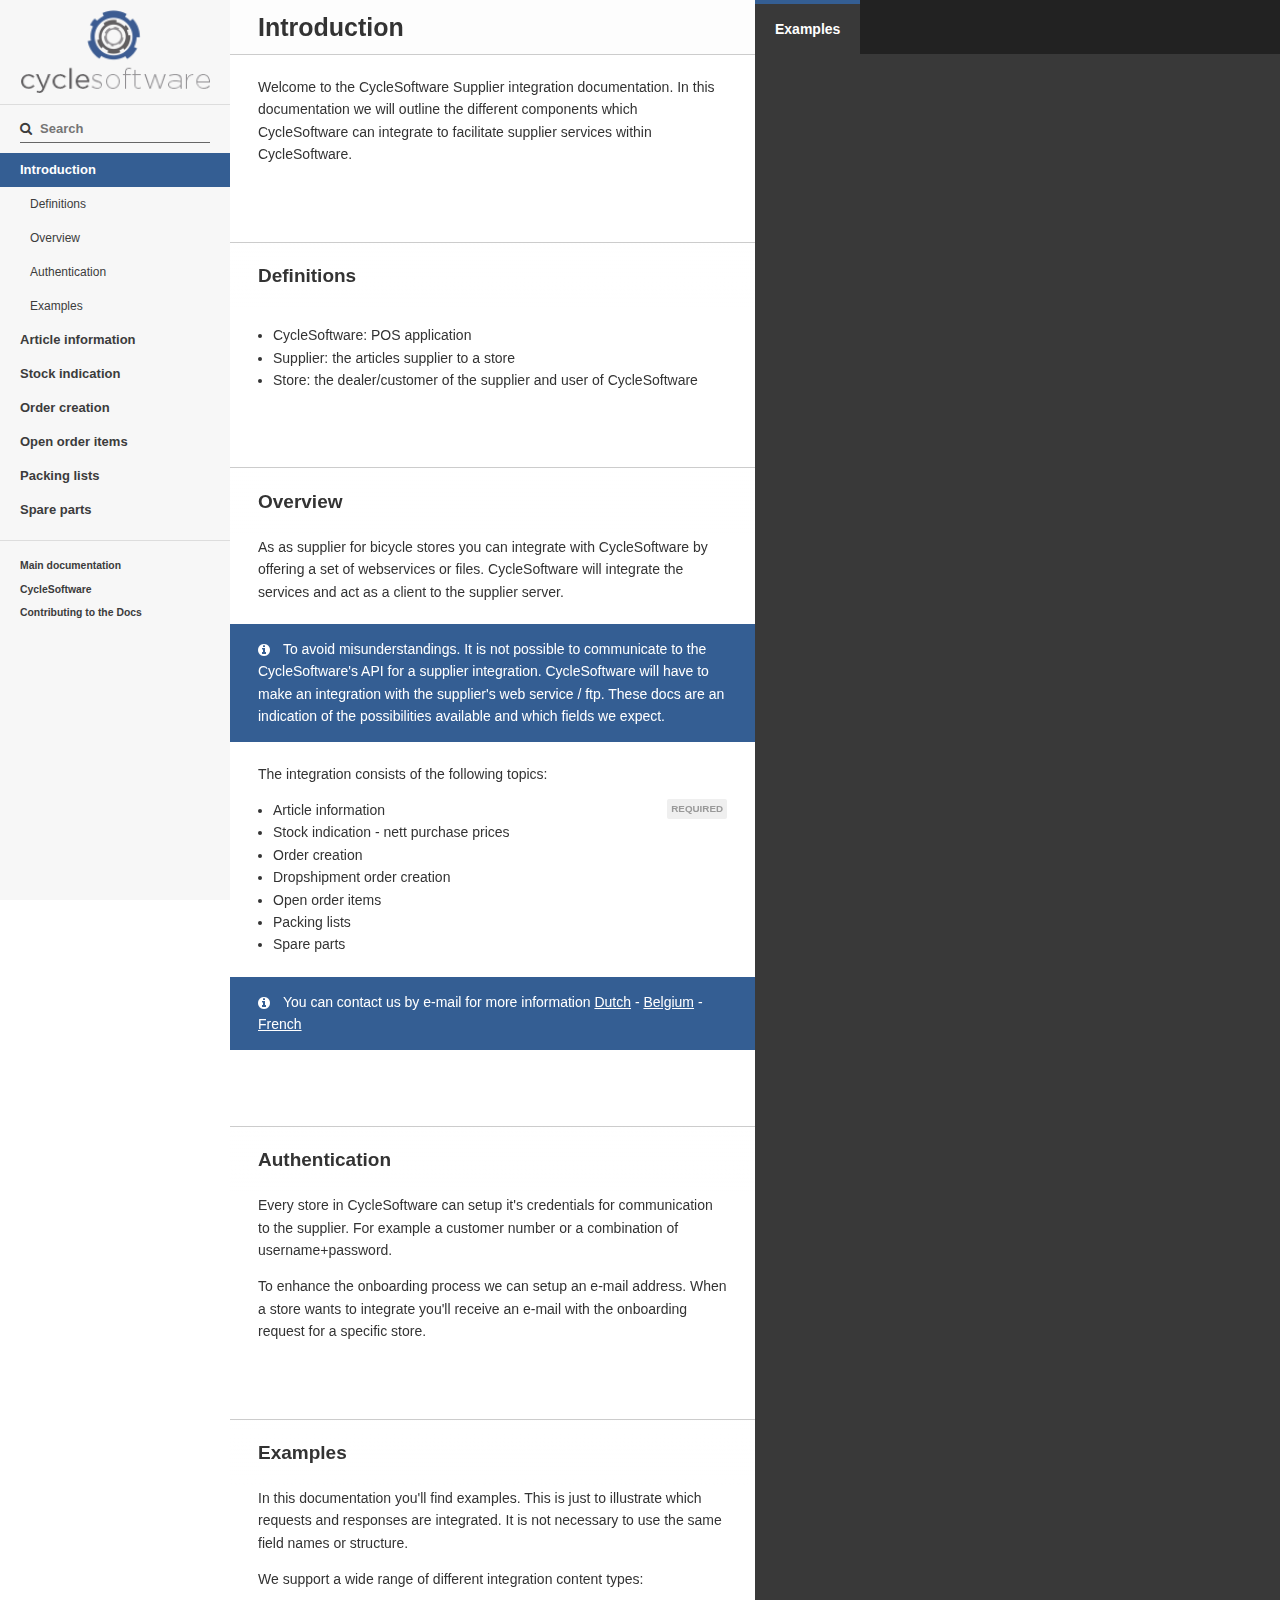
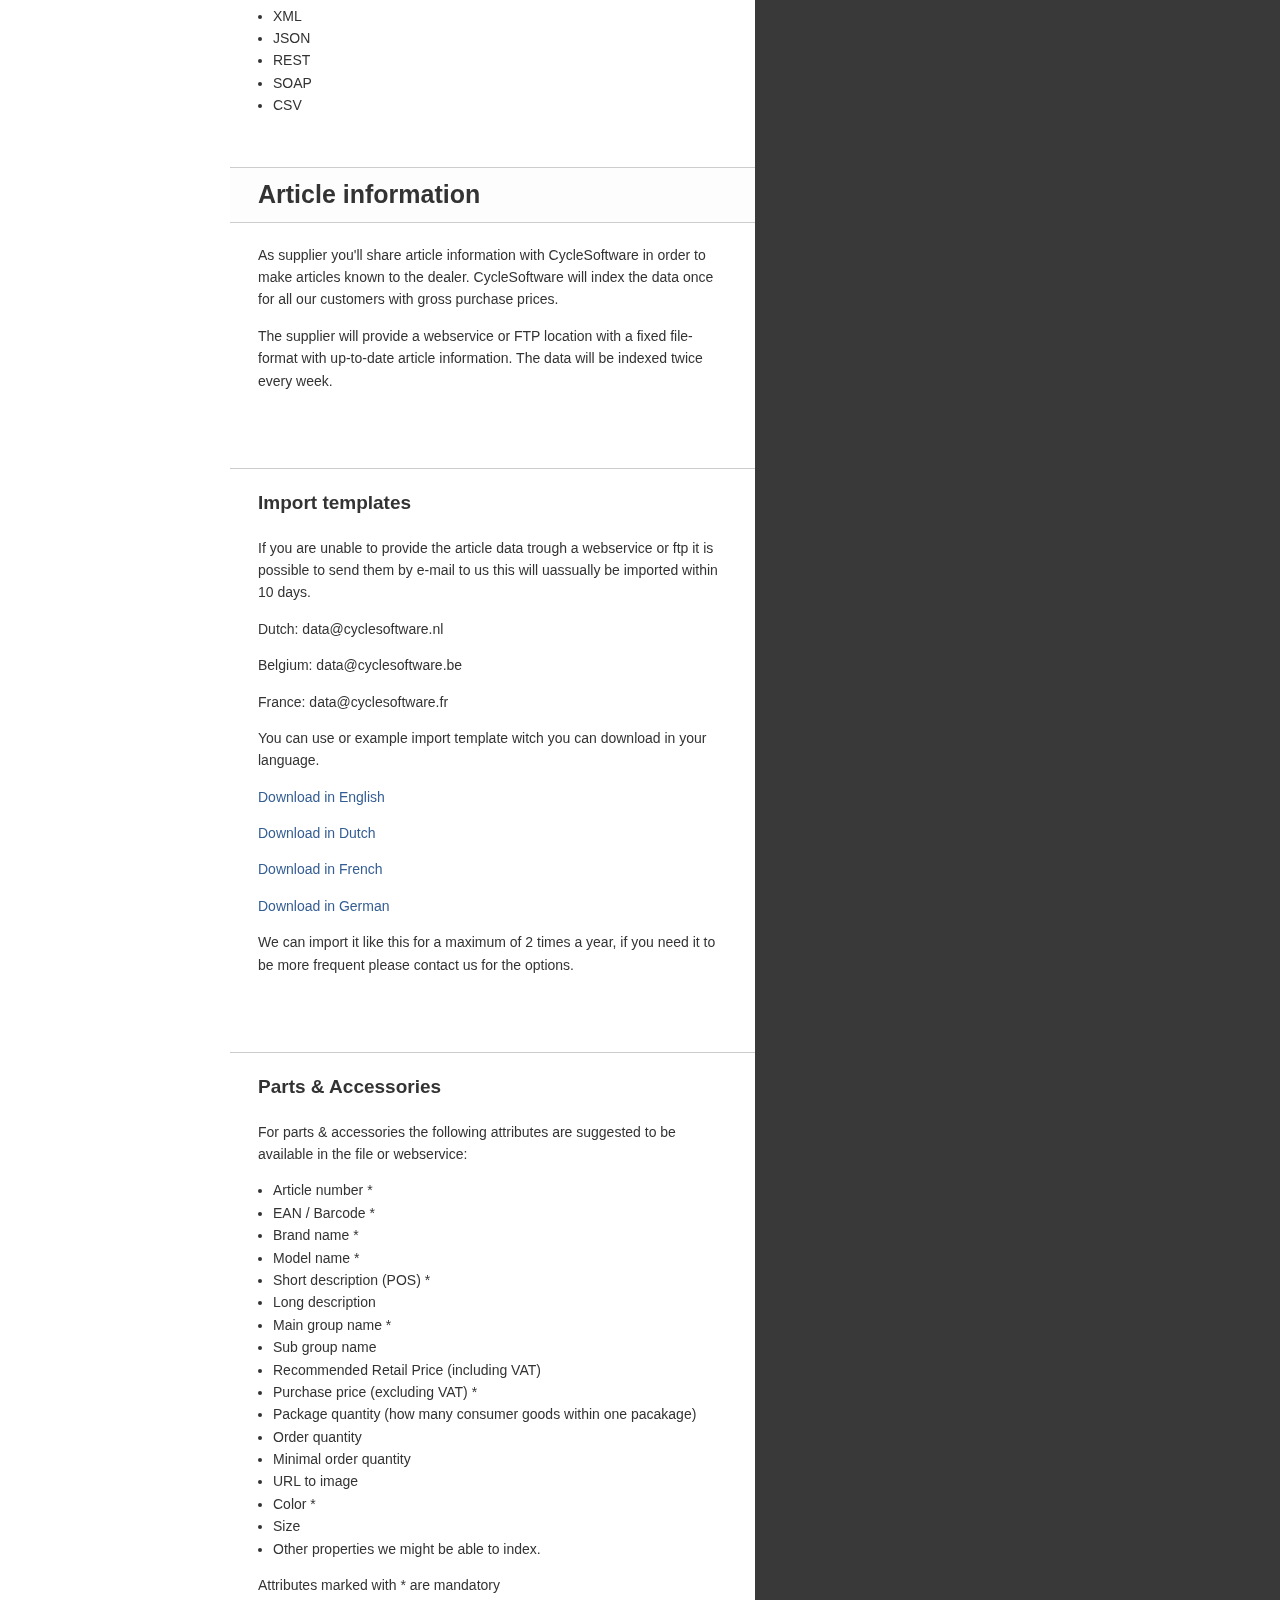
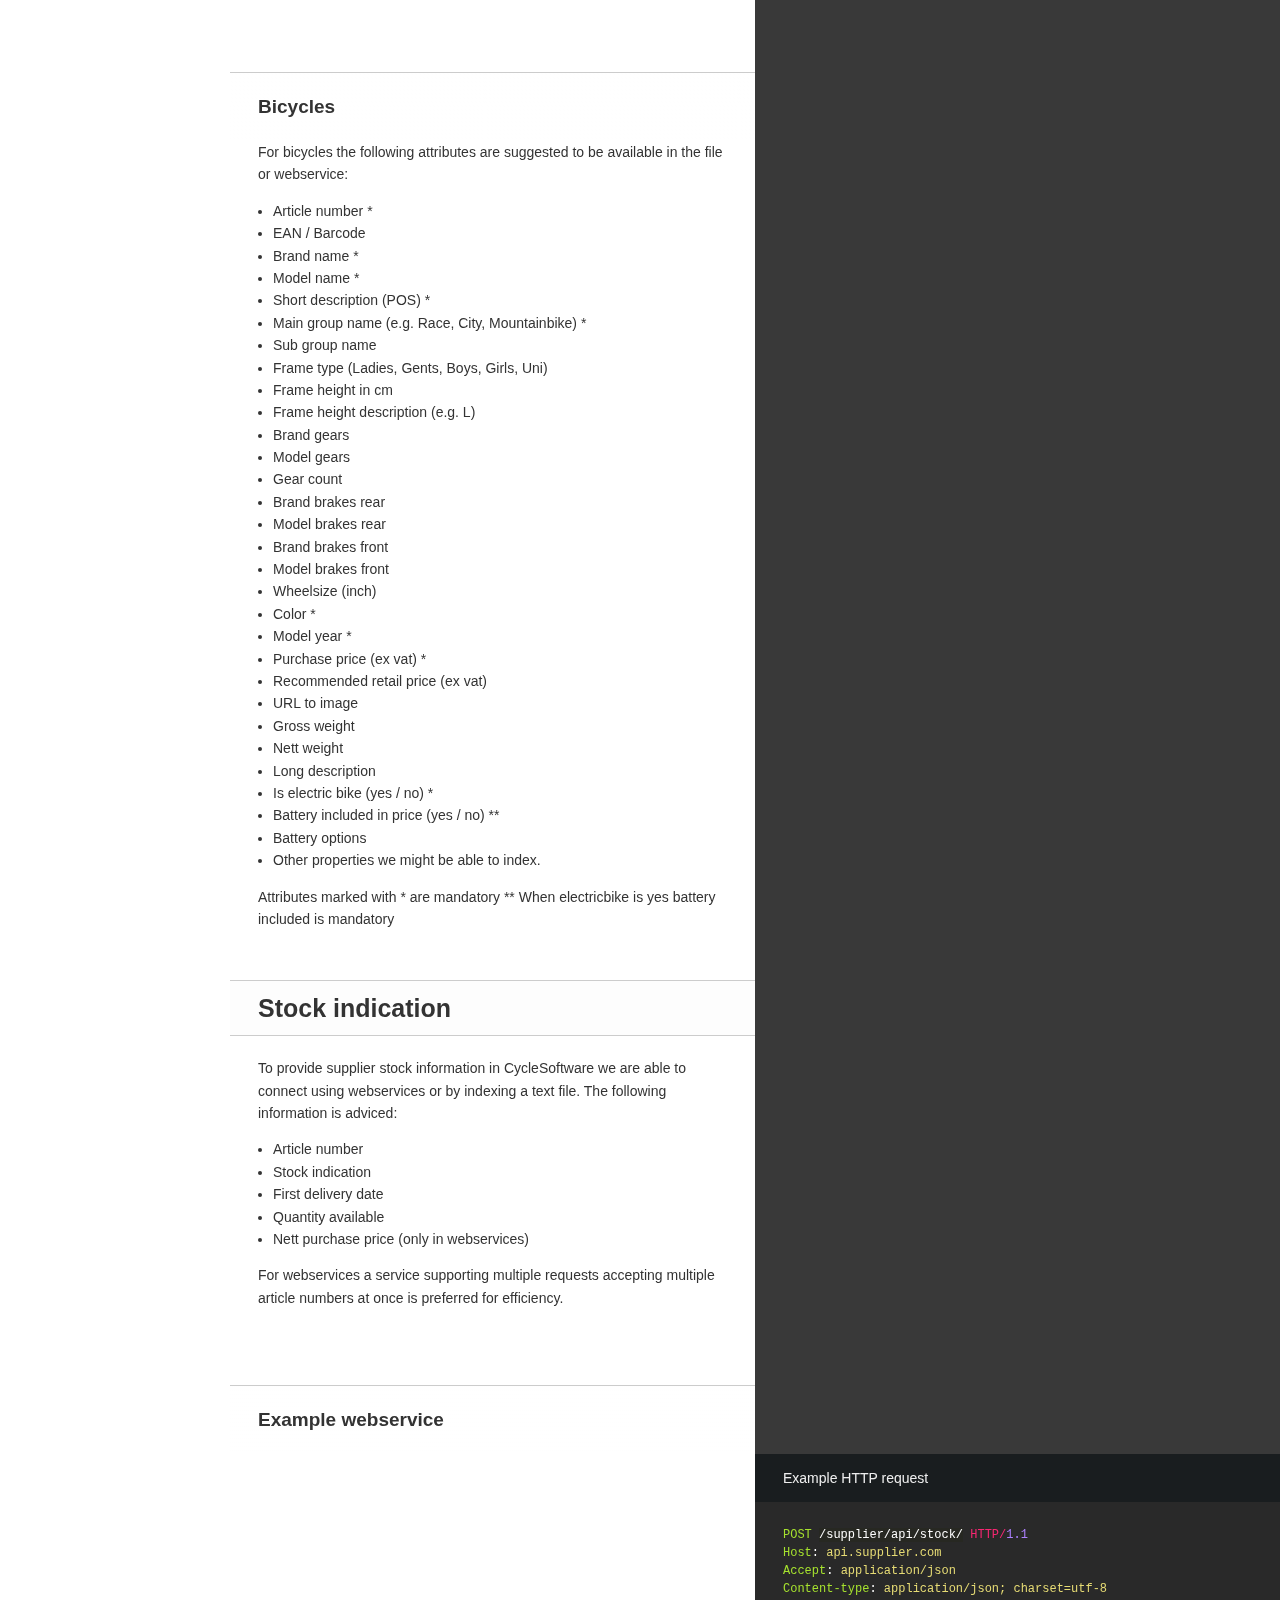
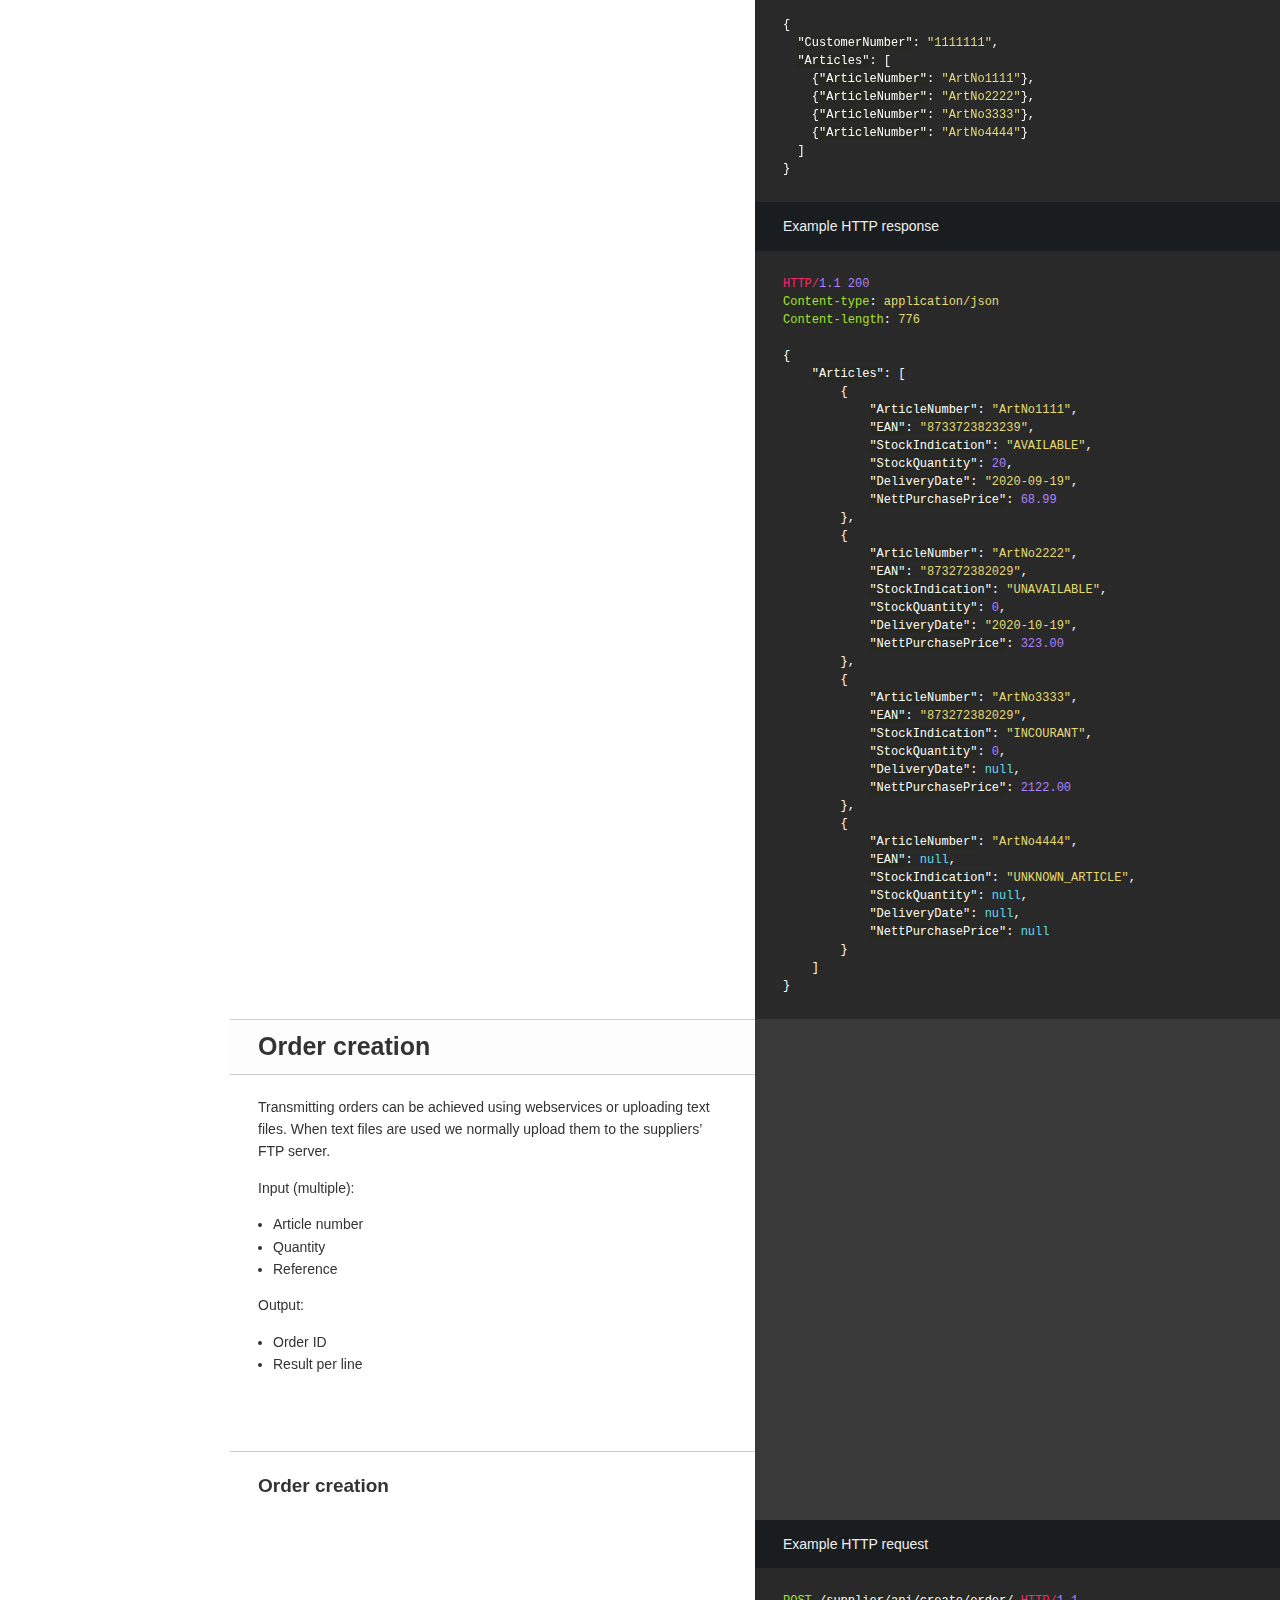
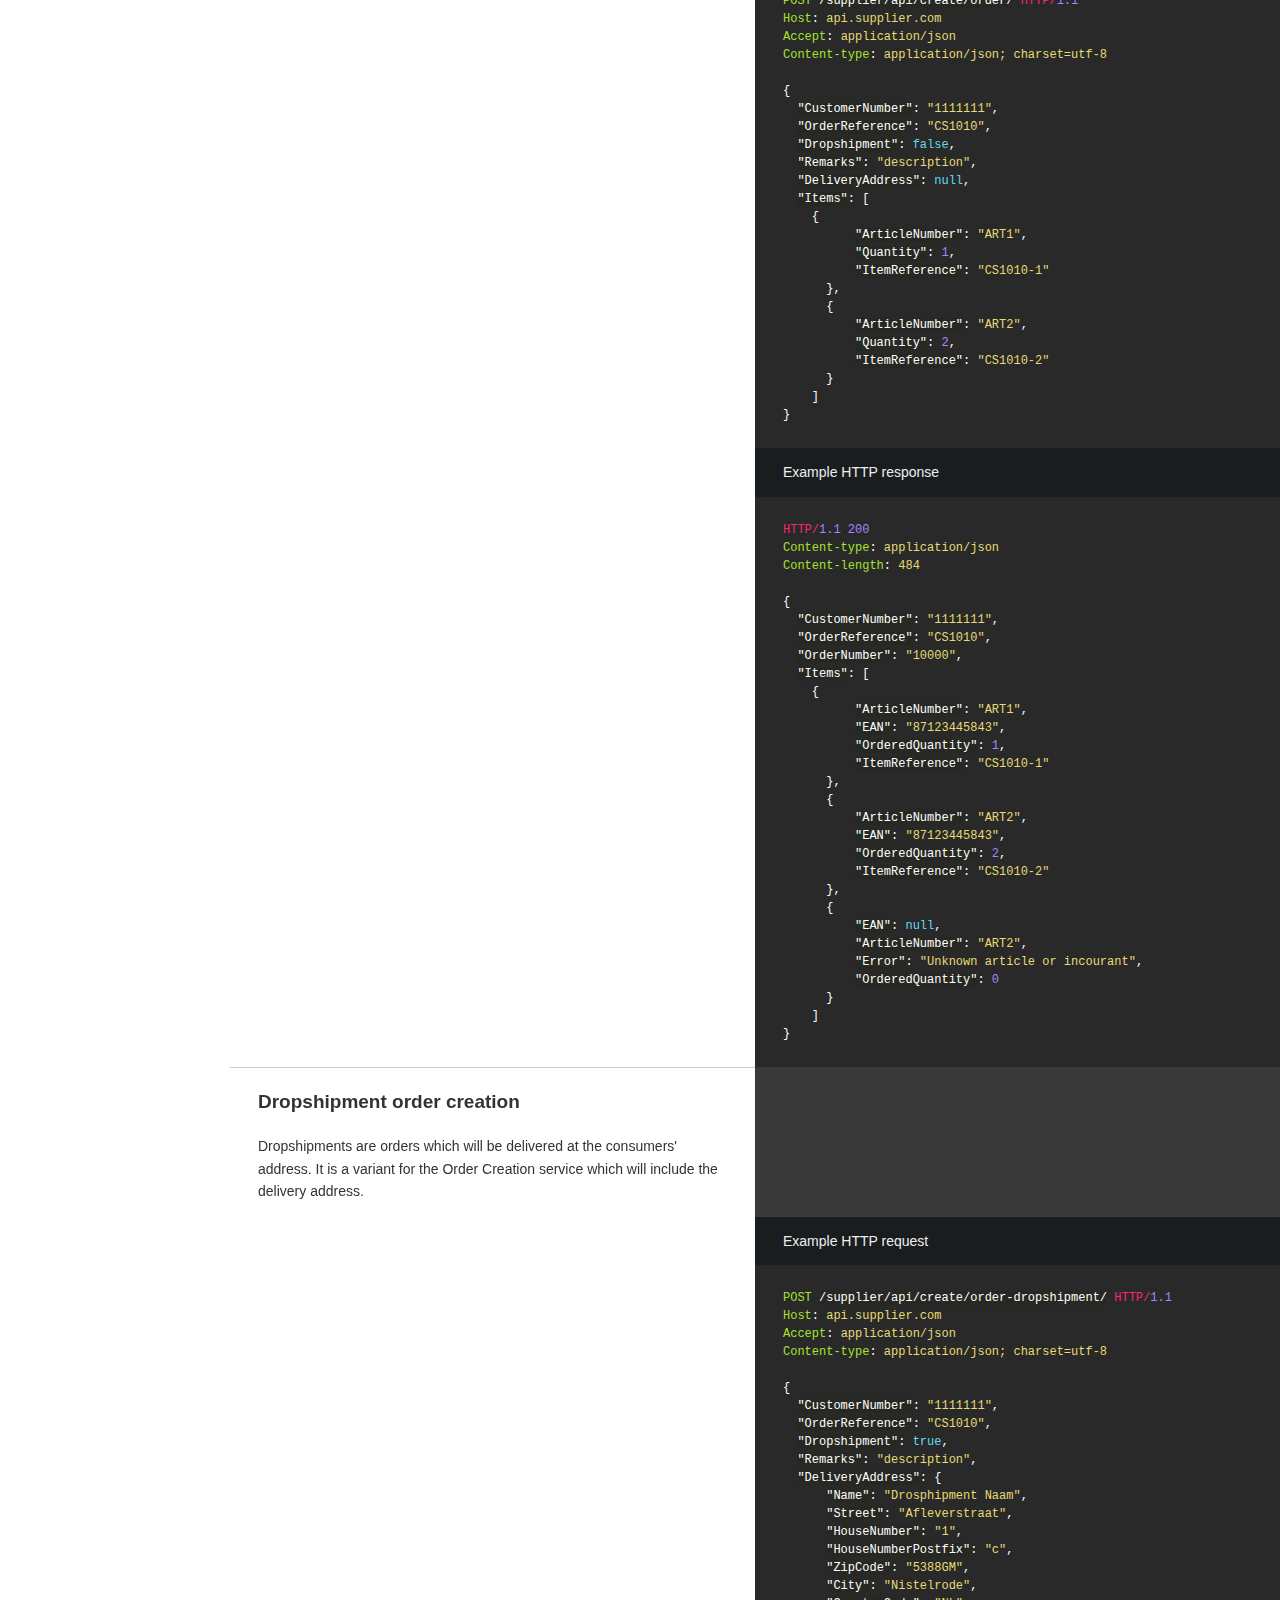
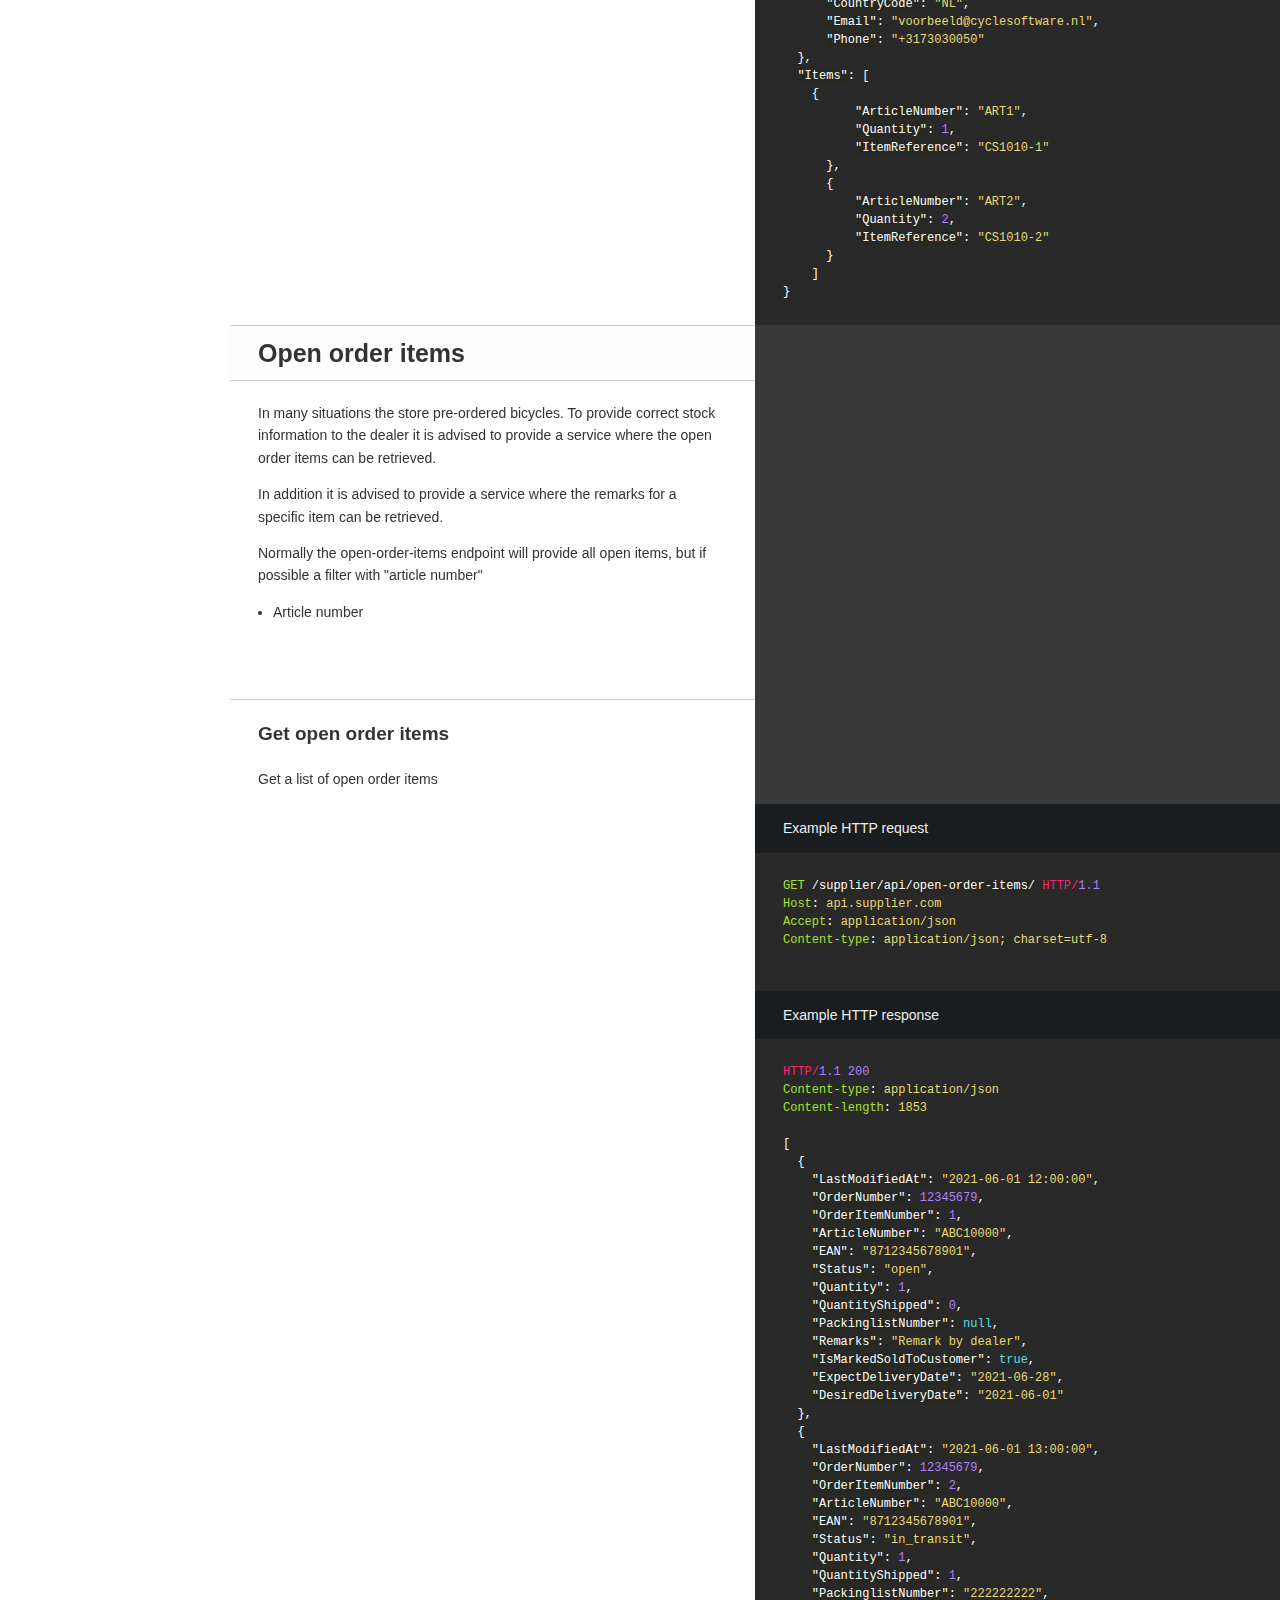
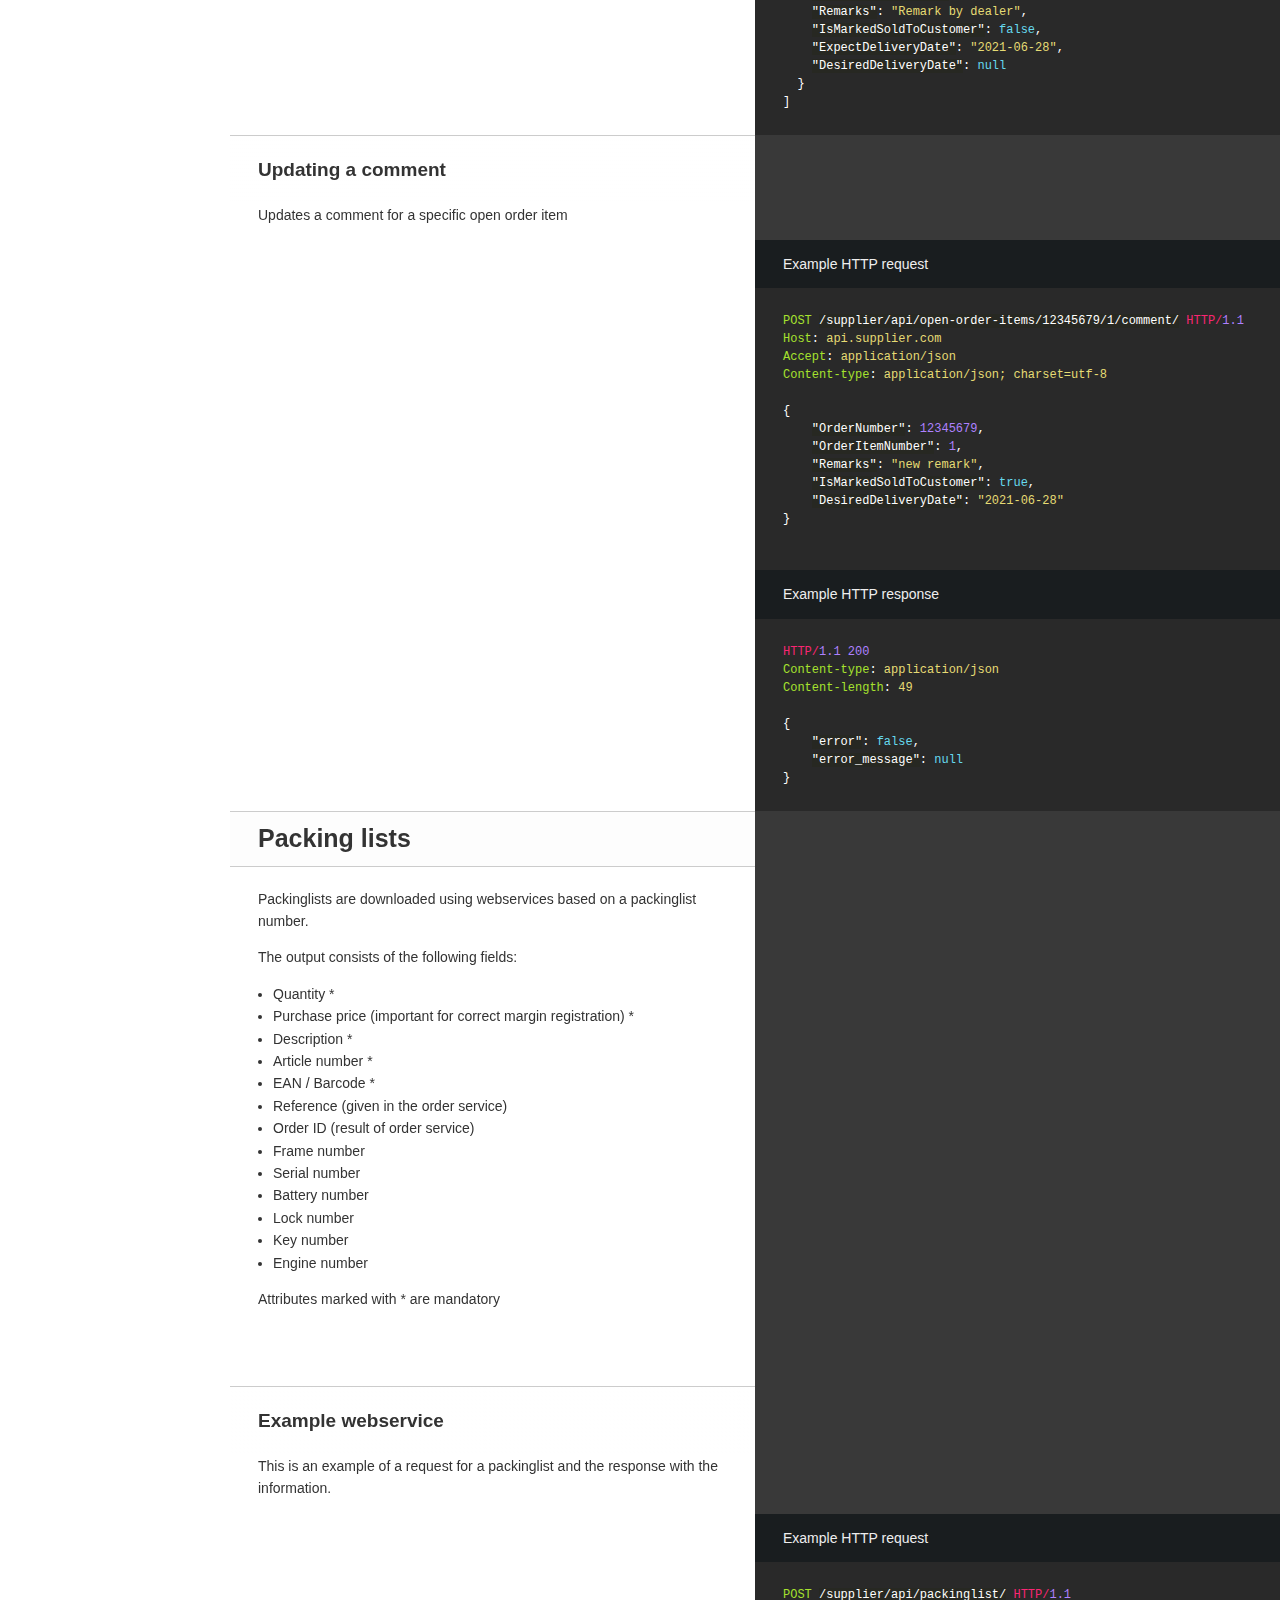
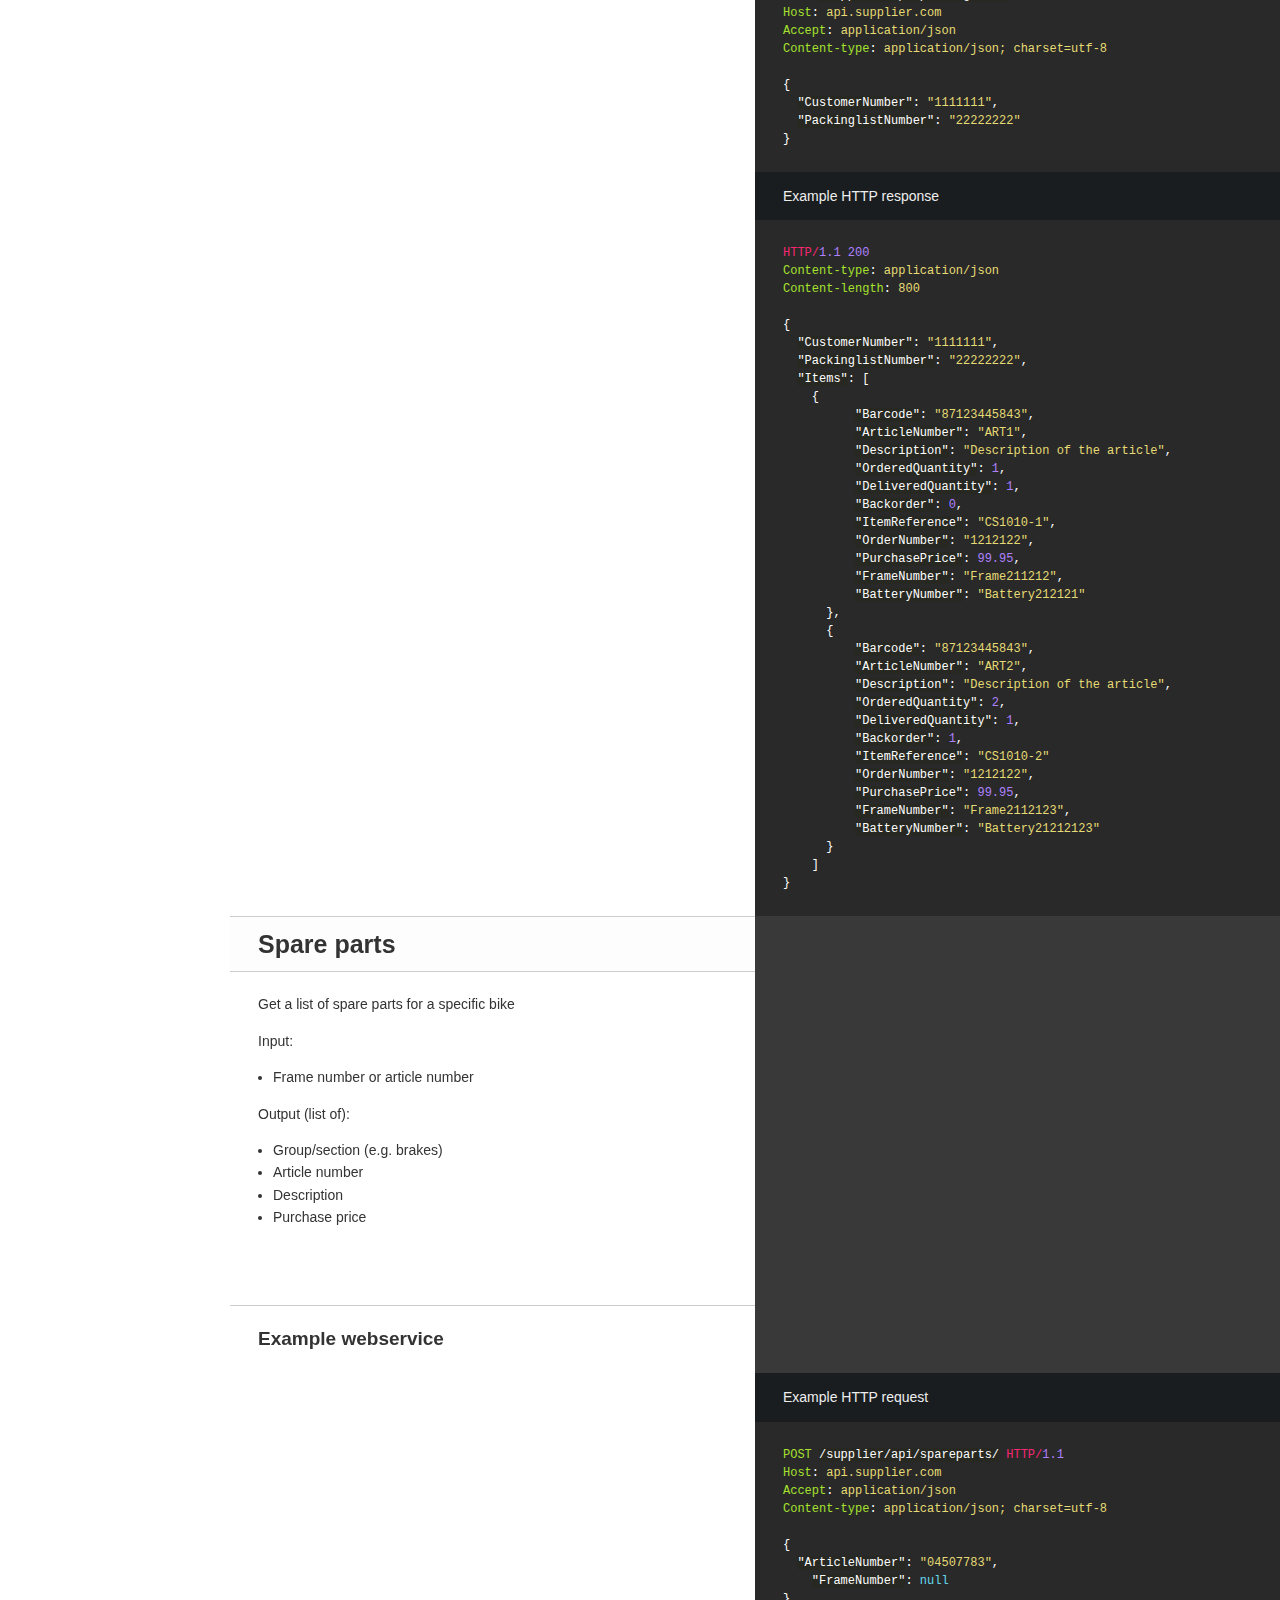
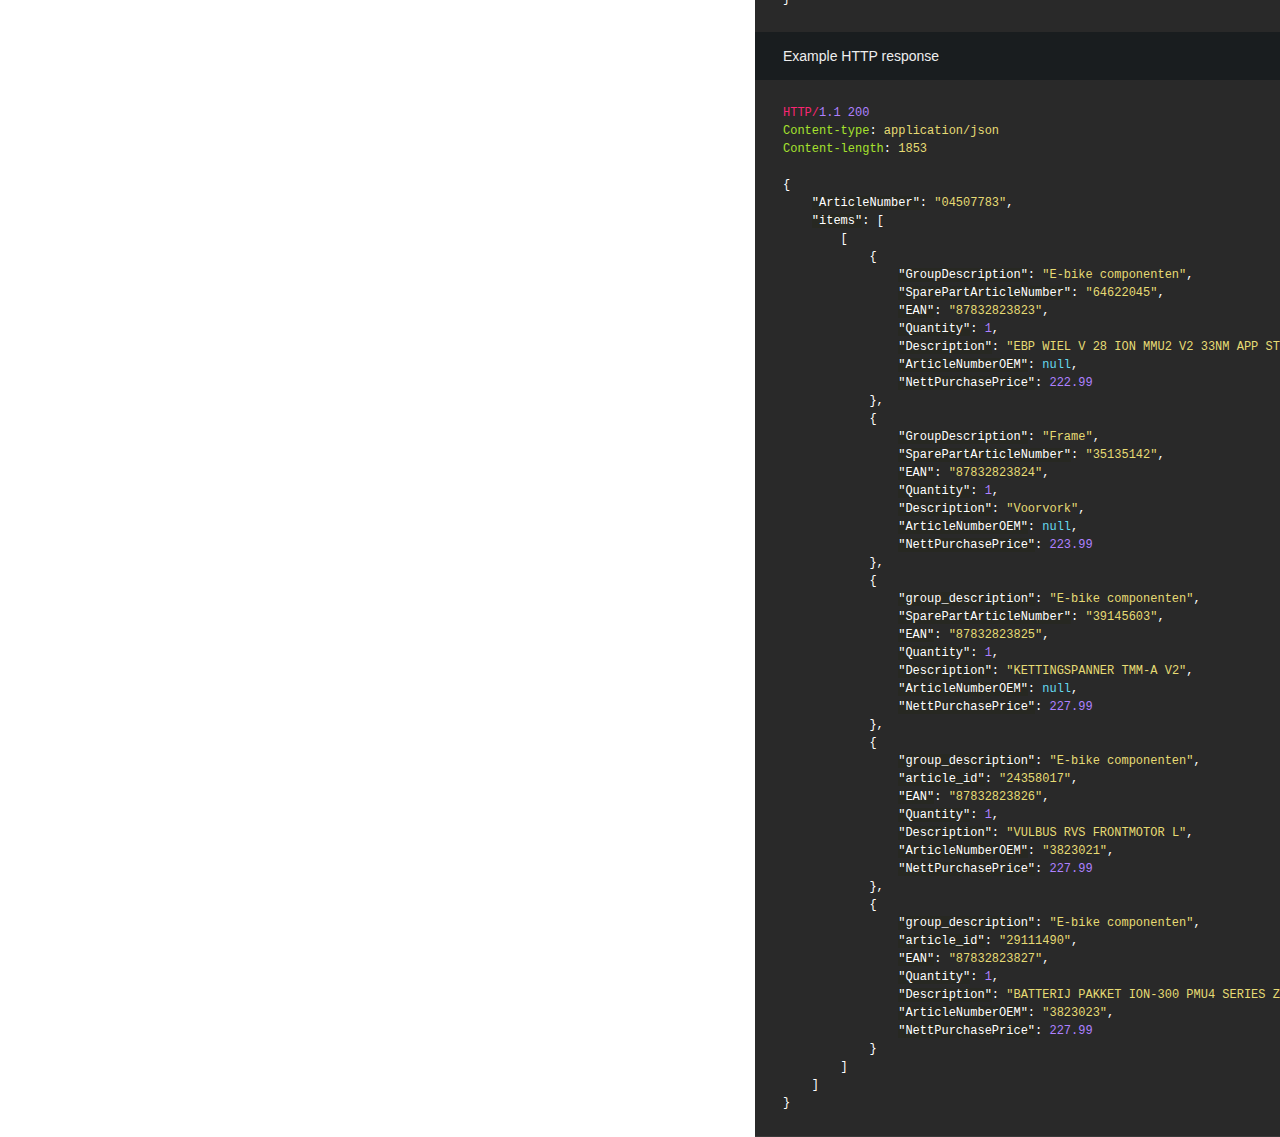
<file: docs/supplier.html>
<!doctype html>
<html>
  <head>
    <meta charset="utf-8">
    <meta content="IE=edge,chrome=1" http-equiv="X-UA-Compatible">
    <meta name="viewport" content="width=device-width, initial-scale=1, maximum-scale=1">
    <title>CycleSoftware Supplier Integration Documentation</title>

    <link rel="icon" href="images/favicon-32x32-fe8fe4b0.png" sizes="32x32" />
    <link rel="icon" href="images/favicon-192x192.png" sizes="192x192" />
    <link rel="apple-touch-icon-precomposed" href="images/favicon-180x180.png" />
    <meta name="msapplication-TileImage" content="images/favicon-270x270.png" />

    <style>
      .highlight table td { padding: 5px; }
.highlight table pre { margin: 0; }
.highlight .gh {
  color: #999999;
}
.highlight .sr {
  color: #f6aa11;
}
.highlight .go {
  color: #888888;
}
.highlight .gp {
  color: #555555;
}
.highlight .gs {
}
.highlight .gu {
  color: #aaaaaa;
}
.highlight .nb {
  color: #f6aa11;
}
.highlight .cm {
  color: #75715e;
}
.highlight .cp {
  color: #75715e;
}
.highlight .c1 {
  color: #75715e;
}
.highlight .cs {
  color: #75715e;
}
.highlight .c, .highlight .ch, .highlight .cd, .highlight .cpf {
  color: #75715e;
}
.highlight .err {
  color: #960050;
}
.highlight .gr {
  color: #960050;
}
.highlight .gt {
  color: #960050;
}
.highlight .gd {
  color: #49483e;
}
.highlight .gi {
  color: #49483e;
}
.highlight .ge {
  color: #49483e;
}
.highlight .kc {
  color: #66d9ef;
}
.highlight .kd {
  color: #66d9ef;
}
.highlight .kr {
  color: #66d9ef;
}
.highlight .no {
  color: #66d9ef;
}
.highlight .kt {
  color: #66d9ef;
}
.highlight .mf {
  color: #ae81ff;
}
.highlight .mh {
  color: #ae81ff;
}
.highlight .il {
  color: #ae81ff;
}
.highlight .mi {
  color: #ae81ff;
}
.highlight .mo {
  color: #ae81ff;
}
.highlight .m, .highlight .mb, .highlight .mx {
  color: #ae81ff;
}
.highlight .sc {
  color: #ae81ff;
}
.highlight .se {
  color: #ae81ff;
}
.highlight .ss {
  color: #ae81ff;
}
.highlight .sd {
  color: #e6db74;
}
.highlight .s2 {
  color: #e6db74;
}
.highlight .sb {
  color: #e6db74;
}
.highlight .sh {
  color: #e6db74;
}
.highlight .si {
  color: #e6db74;
}
.highlight .sx {
  color: #e6db74;
}
.highlight .s1 {
  color: #e6db74;
}
.highlight .s, .highlight .sa, .highlight .dl {
  color: #e6db74;
}
.highlight .na {
  color: #a6e22e;
}
.highlight .nc {
  color: #a6e22e;
}
.highlight .nd {
  color: #a6e22e;
}
.highlight .ne {
  color: #a6e22e;
}
.highlight .nf, .highlight .fm {
  color: #a6e22e;
}
.highlight .vc {
  color: #ffffff;
  background-color: #272822;
}
.highlight .nn {
  color: #ffffff;
  background-color: #272822;
}
.highlight .nl {
  color: #ffffff;
  background-color: #272822;
}
.highlight .ni {
  color: #ffffff;
  background-color: #272822;
}
.highlight .bp {
  color: #ffffff;
  background-color: #272822;
}
.highlight .vg {
  color: #ffffff;
  background-color: #272822;
}
.highlight .vi {
  color: #ffffff;
  background-color: #272822;
}
.highlight .nv, .highlight .vm {
  color: #ffffff;
  background-color: #272822;
}
.highlight .w {
  color: #ffffff;
  background-color: #272822;
}
.highlight {
  color: #ffffff;
  background-color: #272822;
}
.highlight .n, .highlight .py, .highlight .nx {
  color: #ffffff;
  background-color: #272822;
}
.highlight .ow {
  color: #f92672;
}
.highlight .nt {
  color: #f92672;
}
.highlight .k, .highlight .kv {
  color: #f92672;
}
.highlight .kn {
  color: #f92672;
}
.highlight .kp {
  color: #f92672;
}
.highlight .o {
  color: #f92672;
}
    </style>
    <link href="stylesheets/screen-ab12f221.css" rel="stylesheet" media="screen" />
    <link href="stylesheets/print-c427a123.css" rel="stylesheet" media="print" />
      <script src="javascripts/all-c5541673.js"></script>
  </head>

  <body class="supplier" data-languages="[&quot;code&quot;]">
    <a href="#" id="nav-button">
      <span>
        NAV
        <img src="images/navbar-cad8cdcb.png" alt="" />
      </span>
    </a>
    <div class="toc-wrapper">
      <a href="#" class="logo">
        <img src="images/logo-transparant-e28903f5.png" alt="" />
      </a>
        <div class="lang-selector">
              <a href="#" data-language-name="code">Examples</a>
        </div>
        <div class="search">
          <input type="text" class="search" id="input-search" placeholder="Search">
        </div>
        <ul class="search-results"></ul>
      <ul id="toc" class="toc-list-h1">
          <li>
            <a href="#introduction" class="toc-h1 toc-link" data-title="Introduction">Introduction</a>
              <ul class="toc-list-h2">
                  <li>
                    <a href="#introduction-definitions" class="toc-h2 toc-link" data-title="Definitions">Definitions</a>
                  </li>
                  <li>
                    <a href="#introduction-overview" class="toc-h2 toc-link" data-title="Overview">Overview</a>
                  </li>
                  <li>
                    <a href="#introduction-authentication" class="toc-h2 toc-link" data-title="Authentication">Authentication</a>
                  </li>
                  <li>
                    <a href="#introduction-examples" class="toc-h2 toc-link" data-title="Examples">Examples</a>
                  </li>
              </ul>
          </li>
          <li>
            <a href="#article-information" class="toc-h1 toc-link" data-title="Article information">Article information</a>
              <ul class="toc-list-h2">
                  <li>
                    <a href="#article-information-import-templates" class="toc-h2 toc-link" data-title="Import templates">Import templates</a>
                  </li>
                  <li>
                    <a href="#article-information-parts-amp-accessories" class="toc-h2 toc-link" data-title="Parts &amp; Accessories">Parts &amp; Accessories</a>
                  </li>
                  <li>
                    <a href="#article-information-bicycles" class="toc-h2 toc-link" data-title="Bicycles">Bicycles</a>
                  </li>
              </ul>
          </li>
          <li>
            <a href="#stock-indication" class="toc-h1 toc-link" data-title="Stock indication">Stock indication</a>
              <ul class="toc-list-h2">
                  <li>
                    <a href="#stock-indication-example-webservice" class="toc-h2 toc-link" data-title="Example webservice">Example webservice</a>
                  </li>
              </ul>
          </li>
          <li>
            <a href="#order-creation" class="toc-h1 toc-link" data-title="Order creation">Order creation</a>
              <ul class="toc-list-h2">
                  <li>
                    <a href="#order-creation-order-creation" class="toc-h2 toc-link" data-title="Order creation">Order creation</a>
                  </li>
                  <li>
                    <a href="#order-creation-dropshipment-order-creation" class="toc-h2 toc-link" data-title="Dropshipment order creation">Dropshipment order creation</a>
                  </li>
              </ul>
          </li>
          <li>
            <a href="#open-order-items" class="toc-h1 toc-link" data-title="Open order items">Open order items</a>
              <ul class="toc-list-h2">
                  <li>
                    <a href="#open-order-items-get-open-order-items" class="toc-h2 toc-link" data-title="Get open order items">Get open order items</a>
                  </li>
                  <li>
                    <a href="#open-order-items-updating-a-comment" class="toc-h2 toc-link" data-title="Updating a comment">Updating a comment</a>
                  </li>
              </ul>
          </li>
          <li>
            <a href="#packing-lists" class="toc-h1 toc-link" data-title="Packing lists">Packing lists</a>
              <ul class="toc-list-h2">
                  <li>
                    <a href="#packing-lists-example-webservice" class="toc-h2 toc-link" data-title="Example webservice">Example webservice</a>
                  </li>
              </ul>
          </li>
          <li>
            <a href="#spare-parts" class="toc-h1 toc-link" data-title="Spare parts">Spare parts</a>
              <ul class="toc-list-h2">
                  <li>
                    <a href="#spare-parts-example-webservice" class="toc-h2 toc-link" data-title="Example webservice">Example webservice</a>
                  </li>
              </ul>
          </li>
      </ul>
        <ul class="toc-footer">
            <li><a href="/" target="_blank">Main documentation</a></li>
            <li><a href="https://cyclesoftware.nl/" target="_blank">CycleSoftware</a></li>
            <li><a href="https://github.com/CycleSoftware/cyclesoftware.github.io">Contributing to the Docs</a></li>
        </ul>
    </div>
    <div class="page-wrapper">
      <div class="dark-box"></div>
      <div class="content">
        <h1 id='introduction'>Introduction</h1>
<p>Welcome to the CycleSoftware Supplier integration documentation. In this documentation we will outline the different
components which CycleSoftware can integrate to facilitate supplier services within CycleSoftware.</p>
<h2 id='introduction-definitions'>Definitions</h2>
<ul>
<li>CycleSoftware: POS application</li>
<li>Supplier: the articles supplier to a store</li>
<li>Store: the dealer/customer of the supplier and user of CycleSoftware</li>
</ul>
<h2 id='introduction-overview'>Overview</h2>
<p>As as supplier for bicycle stores you can integrate with CycleSoftware by offering a set of webservices or files.
CycleSoftware will integrate the services and act as a client to the supplier server.</p>

<aside class="notice">
To avoid misunderstandings.
It is not possible to communicate to the CycleSoftware's API for a supplier integration.
CycleSoftware will have to make an integration with the supplier's web service / ftp.
These docs are an indication of the possibilities available and which fields we expect.
</aside>

<p>The integration consists of the following topics:</p>

<ul>
<li>Article information <i class="label label-info">required</i></li>
<li>Stock indication - nett purchase prices</li>
<li>Order creation</li>
<li>Dropshipment order creation</li>
<li>Open order items</li>
<li>Packing lists</li>
<li>Spare parts</li>
</ul>

<aside class="notice">
  You can contact us by e-mail for more information

<a href="mailto:data@cyclesoftware.nl">Dutch</a> -
<a href="mailto:data@cyclesoftware.be">Belgium</a> -
<a href="mailto:data@cyclesoftware.fr">French</a>
</aside>
<h2 id='introduction-authentication'>Authentication</h2>
<p>Every store in CycleSoftware can setup it&#39;s credentials for communication to the supplier. For example a customer number
or a combination of username+password.</p>

<p>To enhance the onboarding process we can setup an e-mail address. When a store wants to integrate you&#39;ll receive an
e-mail with the onboarding request for a specific store.</p>
<h2 id='introduction-examples'>Examples</h2>
<p>In this documentation you&#39;ll find examples. This is just to illustrate which requests and responses are integrated. It
is not necessary to use the same field names or structure.</p>

<p>We support a wide range of different integration content types:</p>

<ul>
<li>XML</li>
<li>JSON</li>
<li>REST</li>
<li>SOAP</li>
<li>CSV</li>
</ul>
<h1 id='article-information'>Article information</h1>
<p>As supplier you&#39;ll share article information with CycleSoftware in order to make articles known to the dealer. CycleSoftware will index the data once for all our customers with gross purchase prices.</p>

<p>The supplier will provide a webservice or FTP location with a fixed file-format with up-to-date article information. The data will be indexed twice every week.</p>
<h2 id='article-information-import-templates'>Import templates</h2>
<p>If you are unable to provide the article data trough a webservice or ftp it is possible to send them by e-mail to us this will uassually be imported within 10 days.</p>

<p>Dutch: data@cyclesoftware.nl</p>

<p>Belgium: data@cyclesoftware.be</p>

<p>France: data@cyclesoftware.fr</p>

<p>You can use or example import template witch you can download in your language.</p>

<p><a href="https://s01.cyclesoftware.nl/app/supplier/import/template/download/en/">Download in English</a></p>

<p><a href="https://s01.cyclesoftware.nl/app/supplier/import/template/download/nl/">Download in Dutch</a></p>

<p><a href="https://s01.cyclesoftware.nl/app/supplier/import/template/download/fr/">Download in French</a></p>

<p><a href="https://s01.cyclesoftware.nl/app/supplier/import/template/download/de/">Download in German</a></p>

<p>We can import it like this for a maximum of 2 times a year, if you need it to be more frequent please contact us for the options.</p>
<h2 id='article-information-parts-amp-accessories'>Parts &amp; Accessories</h2>
<p>For parts &amp; accessories the following attributes are suggested to be available in the file or webservice:</p>

<ul>
<li>  Article number *</li>
<li>  EAN / Barcode *</li>
<li>  Brand name *</li>
<li>  Model name *</li>
<li>  Short description (POS) *</li>
<li>Long description</li>
<li>  Main group name *</li>
<li>  Sub group name</li>
<li>  Recommended Retail Price (including VAT)</li>
<li>  Purchase price (excluding VAT) *</li>
<li>  Package quantity (how many consumer goods within one pacakage)</li>
<li>  Order quantity</li>
<li>  Minimal order quantity</li>
<li>  URL to image</li>
<li>  Color *</li>
<li>  Size</li>
<li>  Other properties we might be able to index.</li>
</ul>

<p>Attributes marked with * are mandatory</p>
<h2 id='article-information-bicycles'>Bicycles</h2>
<p>For bicycles the following attributes are suggested to be available in the file or webservice:</p>

<ul>
<li>Article number *</li>
<li>EAN / Barcode</li>
<li>Brand name *</li>
<li>Model name *</li>
<li>Short description (POS) *</li>
<li>Main group name (e.g. Race, City, Mountainbike) *</li>
<li>Sub group name</li>
<li>Frame type (Ladies, Gents, Boys, Girls, Uni)</li>
<li>Frame height in cm</li>
<li>Frame height description (e.g. L)</li>
<li>Brand gears<br></li>
<li>Model gears<br></li>
<li>Gear count</li>
<li>Brand brakes rear</li>
<li>Model brakes rear</li>
<li>Brand brakes front</li>
<li>Model brakes front</li>
<li>Wheelsize (inch)</li>
<li>Color *</li>
<li>Model year *</li>
<li>Purchase price (ex vat) *</li>
<li>Recommended retail price (ex vat)</li>
<li>URL to image</li>
<li>Gross weight</li>
<li>Nett weight</li>
<li>Long description</li>
<li>Is electric bike (yes / no) *</li>
<li>Battery included in price (yes / no)  **</li>
<li>Battery options<br></li>
<li>Other properties we might be able to index.</li>
</ul>

<p>Attributes marked with * are mandatory
** When electricbike is yes battery included is mandatory</p>
<h1 id='stock-indication'>Stock indication</h1>
<p>To provide supplier stock information in CycleSoftware we are able to connect using webservices or by indexing a text file. The following information is adviced:</p>

<ul>
<li>  Article number</li>
<li>  Stock indication</li>
<li>  First delivery date</li>
<li>  Quantity available</li>
<li>  Nett purchase price (only in webservices)</li>
</ul>

<p>For webservices a service supporting multiple requests accepting multiple  article numbers at once is preferred for efficiency.</p>
<h2 id='stock-indication-example-webservice'>Example webservice</h2>
<blockquote>
<p>Example HTTP request</p>
</blockquote>
<div class="highlight"><pre class="highlight http tab-http"><code><span class="nf">POST</span> <span class="nn">/supplier/api/stock/</span> <span class="k">HTTP</span><span class="o">/</span><span class="m">1.1</span>
<span class="na">Host</span><span class="p">:</span> <span class="s">api.supplier.com</span>
<span class="na">Accept</span><span class="p">:</span> <span class="s">application/json</span>
<span class="na">Content-type</span><span class="p">:</span> <span class="s">application/json; charset=utf-8</span>

<span class="p">{</span><span class="w">
  </span><span class="nl">"CustomerNumber"</span><span class="p">:</span><span class="w"> </span><span class="s2">"1111111"</span><span class="p">,</span><span class="w">
  </span><span class="nl">"Articles"</span><span class="p">:</span><span class="w"> </span><span class="p">[</span><span class="w">
    </span><span class="p">{</span><span class="nl">"ArticleNumber"</span><span class="p">:</span><span class="w"> </span><span class="s2">"ArtNo1111"</span><span class="p">},</span><span class="w">     
    </span><span class="p">{</span><span class="nl">"ArticleNumber"</span><span class="p">:</span><span class="w"> </span><span class="s2">"ArtNo2222"</span><span class="p">},</span><span class="w">
    </span><span class="p">{</span><span class="nl">"ArticleNumber"</span><span class="p">:</span><span class="w"> </span><span class="s2">"ArtNo3333"</span><span class="p">},</span><span class="w">
    </span><span class="p">{</span><span class="nl">"ArticleNumber"</span><span class="p">:</span><span class="w"> </span><span class="s2">"ArtNo4444"</span><span class="p">}</span><span class="w">
  </span><span class="p">]</span><span class="w">
</span><span class="p">}</span><span class="w">
</span></code></pre></div>
<blockquote>
<p>Example HTTP response</p>
</blockquote>
<div class="highlight"><pre class="highlight http tab-http"><code><span class="k">HTTP</span><span class="o">/</span><span class="m">1.1</span> <span class="m">200</span> 
<span class="na">Content-type</span><span class="p">:</span> <span class="s">application/json</span>
<span class="na">Content-length</span><span class="p">:</span> <span class="s">776</span>

<span class="p">{</span><span class="w">
    </span><span class="nl">"Articles"</span><span class="p">:</span><span class="w"> </span><span class="p">[</span><span class="w">
        </span><span class="p">{</span><span class="w">
            </span><span class="nl">"ArticleNumber"</span><span class="p">:</span><span class="w"> </span><span class="s2">"ArtNo1111"</span><span class="p">,</span><span class="w">
            </span><span class="nl">"EAN"</span><span class="p">:</span><span class="w"> </span><span class="s2">"8733723823239"</span><span class="p">,</span><span class="w">
            </span><span class="nl">"StockIndication"</span><span class="p">:</span><span class="w"> </span><span class="s2">"AVAILABLE"</span><span class="p">,</span><span class="w">
            </span><span class="nl">"StockQuantity"</span><span class="p">:</span><span class="w"> </span><span class="mi">20</span><span class="p">,</span><span class="w">
            </span><span class="nl">"DeliveryDate"</span><span class="p">:</span><span class="w"> </span><span class="s2">"2020-09-19"</span><span class="p">,</span><span class="w">
            </span><span class="nl">"NettPurchasePrice"</span><span class="p">:</span><span class="w"> </span><span class="mf">68.99</span><span class="w">  
        </span><span class="p">},</span><span class="w">      
        </span><span class="p">{</span><span class="w">
            </span><span class="nl">"ArticleNumber"</span><span class="p">:</span><span class="w"> </span><span class="s2">"ArtNo2222"</span><span class="p">,</span><span class="w">
            </span><span class="nl">"EAN"</span><span class="p">:</span><span class="w"> </span><span class="s2">"873272382029"</span><span class="p">,</span><span class="w">
            </span><span class="nl">"StockIndication"</span><span class="p">:</span><span class="w"> </span><span class="s2">"UNAVAILABLE"</span><span class="p">,</span><span class="w">
            </span><span class="nl">"StockQuantity"</span><span class="p">:</span><span class="w"> </span><span class="mi">0</span><span class="p">,</span><span class="w">
            </span><span class="nl">"DeliveryDate"</span><span class="p">:</span><span class="w"> </span><span class="s2">"2020-10-19"</span><span class="p">,</span><span class="w">
            </span><span class="nl">"NettPurchasePrice"</span><span class="p">:</span><span class="w"> </span><span class="mf">323.00</span><span class="w">     
        </span><span class="p">},</span><span class="w">      
        </span><span class="p">{</span><span class="w">
            </span><span class="nl">"ArticleNumber"</span><span class="p">:</span><span class="w"> </span><span class="s2">"ArtNo3333"</span><span class="p">,</span><span class="w">
            </span><span class="nl">"EAN"</span><span class="p">:</span><span class="w"> </span><span class="s2">"873272382029"</span><span class="p">,</span><span class="w">
            </span><span class="nl">"StockIndication"</span><span class="p">:</span><span class="w"> </span><span class="s2">"INCOURANT"</span><span class="p">,</span><span class="w">
            </span><span class="nl">"StockQuantity"</span><span class="p">:</span><span class="w"> </span><span class="mi">0</span><span class="p">,</span><span class="w">
            </span><span class="nl">"DeliveryDate"</span><span class="p">:</span><span class="w"> </span><span class="kc">null</span><span class="p">,</span><span class="w">
            </span><span class="nl">"NettPurchasePrice"</span><span class="p">:</span><span class="w"> </span><span class="mf">2122.00</span><span class="w">    
        </span><span class="p">},</span><span class="w">  
        </span><span class="p">{</span><span class="w">
            </span><span class="nl">"ArticleNumber"</span><span class="p">:</span><span class="w"> </span><span class="s2">"ArtNo4444"</span><span class="p">,</span><span class="w">
            </span><span class="nl">"EAN"</span><span class="p">:</span><span class="w"> </span><span class="kc">null</span><span class="p">,</span><span class="w">
            </span><span class="nl">"StockIndication"</span><span class="p">:</span><span class="w"> </span><span class="s2">"UNKNOWN_ARTICLE"</span><span class="p">,</span><span class="w">
            </span><span class="nl">"StockQuantity"</span><span class="p">:</span><span class="w"> </span><span class="kc">null</span><span class="p">,</span><span class="w">
            </span><span class="nl">"DeliveryDate"</span><span class="p">:</span><span class="w"> </span><span class="kc">null</span><span class="p">,</span><span class="w">
            </span><span class="nl">"NettPurchasePrice"</span><span class="p">:</span><span class="w"> </span><span class="kc">null</span><span class="w">       
        </span><span class="p">}</span><span class="w">
    </span><span class="p">]</span><span class="w">
</span><span class="p">}</span><span class="w">
</span></code></pre></div><h1 id='order-creation'>Order creation</h1>
<p>Transmitting orders can be achieved using webservices or uploading text files. When text files are used we normally upload them to the suppliers’ FTP server.</p>

<p>Input (multiple):</p>

<ul>
<li>  Article number</li>
<li>  Quantity</li>
<li>  Reference</li>
</ul>

<p>Output:</p>

<ul>
<li>  Order ID</li>
<li>Result per line</li>
</ul>
<h2 id='order-creation-order-creation'>Order creation</h2>
<blockquote>
<p>Example HTTP request</p>
</blockquote>
<div class="highlight"><pre class="highlight http tab-http"><code><span class="nf">POST</span> <span class="nn">/supplier/api/create/order/</span> <span class="k">HTTP</span><span class="o">/</span><span class="m">1.1</span>
<span class="na">Host</span><span class="p">:</span> <span class="s">api.supplier.com</span>
<span class="na">Accept</span><span class="p">:</span> <span class="s">application/json</span>
<span class="na">Content-type</span><span class="p">:</span> <span class="s">application/json; charset=utf-8</span>

<span class="p">{</span><span class="w">
  </span><span class="nl">"CustomerNumber"</span><span class="p">:</span><span class="w"> </span><span class="s2">"1111111"</span><span class="p">,</span><span class="w">
  </span><span class="nl">"OrderReference"</span><span class="p">:</span><span class="w"> </span><span class="s2">"CS1010"</span><span class="p">,</span><span class="w">
  </span><span class="nl">"Dropshipment"</span><span class="p">:</span><span class="w"> </span><span class="kc">false</span><span class="p">,</span><span class="w">
  </span><span class="nl">"Remarks"</span><span class="p">:</span><span class="w"> </span><span class="s2">"description"</span><span class="p">,</span><span class="w">
  </span><span class="nl">"DeliveryAddress"</span><span class="p">:</span><span class="w"> </span><span class="kc">null</span><span class="p">,</span><span class="w">
  </span><span class="nl">"Items"</span><span class="p">:</span><span class="w"> </span><span class="p">[</span><span class="w">
    </span><span class="p">{</span><span class="w">
          </span><span class="nl">"ArticleNumber"</span><span class="p">:</span><span class="w"> </span><span class="s2">"ART1"</span><span class="p">,</span><span class="w">
          </span><span class="nl">"Quantity"</span><span class="p">:</span><span class="w"> </span><span class="mi">1</span><span class="p">,</span><span class="w">
          </span><span class="nl">"ItemReference"</span><span class="p">:</span><span class="w"> </span><span class="s2">"CS1010-1"</span><span class="w">
      </span><span class="p">},</span><span class="w">
      </span><span class="p">{</span><span class="w">
          </span><span class="nl">"ArticleNumber"</span><span class="p">:</span><span class="w"> </span><span class="s2">"ART2"</span><span class="p">,</span><span class="w">
          </span><span class="nl">"Quantity"</span><span class="p">:</span><span class="w"> </span><span class="mi">2</span><span class="p">,</span><span class="w">
          </span><span class="nl">"ItemReference"</span><span class="p">:</span><span class="w"> </span><span class="s2">"CS1010-2"</span><span class="w">
      </span><span class="p">}</span><span class="w">
    </span><span class="p">]</span><span class="w">
</span><span class="p">}</span><span class="w">
</span></code></pre></div>
<blockquote>
<p>Example HTTP response</p>
</blockquote>
<div class="highlight"><pre class="highlight http tab-http"><code><span class="k">HTTP</span><span class="o">/</span><span class="m">1.1</span> <span class="m">200</span> 
<span class="na">Content-type</span><span class="p">:</span> <span class="s">application/json</span>
<span class="na">Content-length</span><span class="p">:</span> <span class="s">484</span>

<span class="p">{</span><span class="w">
  </span><span class="nl">"CustomerNumber"</span><span class="p">:</span><span class="w"> </span><span class="s2">"1111111"</span><span class="p">,</span><span class="w">
  </span><span class="nl">"OrderReference"</span><span class="p">:</span><span class="w"> </span><span class="s2">"CS1010"</span><span class="p">,</span><span class="w">
  </span><span class="nl">"OrderNumber"</span><span class="p">:</span><span class="w"> </span><span class="s2">"10000"</span><span class="p">,</span><span class="w">
  </span><span class="nl">"Items"</span><span class="p">:</span><span class="w"> </span><span class="p">[</span><span class="w">
    </span><span class="p">{</span><span class="w">
          </span><span class="nl">"ArticleNumber"</span><span class="p">:</span><span class="w"> </span><span class="s2">"ART1"</span><span class="p">,</span><span class="w">
          </span><span class="nl">"EAN"</span><span class="p">:</span><span class="w"> </span><span class="s2">"87123445843"</span><span class="p">,</span><span class="w">
          </span><span class="nl">"OrderedQuantity"</span><span class="p">:</span><span class="w"> </span><span class="mi">1</span><span class="p">,</span><span class="w">
          </span><span class="nl">"ItemReference"</span><span class="p">:</span><span class="w"> </span><span class="s2">"CS1010-1"</span><span class="w">
      </span><span class="p">},</span><span class="w">
      </span><span class="p">{</span><span class="w">
          </span><span class="nl">"ArticleNumber"</span><span class="p">:</span><span class="w"> </span><span class="s2">"ART2"</span><span class="p">,</span><span class="w">
          </span><span class="nl">"EAN"</span><span class="p">:</span><span class="w"> </span><span class="s2">"87123445843"</span><span class="p">,</span><span class="w">
          </span><span class="nl">"OrderedQuantity"</span><span class="p">:</span><span class="w"> </span><span class="mi">2</span><span class="p">,</span><span class="w">
          </span><span class="nl">"ItemReference"</span><span class="p">:</span><span class="w"> </span><span class="s2">"CS1010-2"</span><span class="w">
      </span><span class="p">},</span><span class="w">
      </span><span class="p">{</span><span class="w">
          </span><span class="nl">"EAN"</span><span class="p">:</span><span class="w"> </span><span class="kc">null</span><span class="p">,</span><span class="w">
          </span><span class="nl">"ArticleNumber"</span><span class="p">:</span><span class="w"> </span><span class="s2">"ART2"</span><span class="p">,</span><span class="w">
          </span><span class="nl">"Error"</span><span class="p">:</span><span class="w"> </span><span class="s2">"Unknown article or incourant"</span><span class="p">,</span><span class="w">
          </span><span class="nl">"OrderedQuantity"</span><span class="p">:</span><span class="w"> </span><span class="mi">0</span><span class="w">
      </span><span class="p">}</span><span class="w">
    </span><span class="p">]</span><span class="w">
</span><span class="p">}</span><span class="w">
</span></code></pre></div><h2 id='order-creation-dropshipment-order-creation'>Dropshipment order creation</h2>
<p>Dropshipments are orders which will be delivered at the consumers&#39; address. It is a variant for the Order Creation service which will include the delivery address.</p>

<blockquote>
<p>Example HTTP request</p>
</blockquote>
<div class="highlight"><pre class="highlight http tab-http"><code><span class="nf">POST</span> <span class="nn">/supplier/api/create/order-dropshipment/</span> <span class="k">HTTP</span><span class="o">/</span><span class="m">1.1</span>
<span class="na">Host</span><span class="p">:</span> <span class="s">api.supplier.com</span>
<span class="na">Accept</span><span class="p">:</span> <span class="s">application/json</span>
<span class="na">Content-type</span><span class="p">:</span> <span class="s">application/json; charset=utf-8</span>

<span class="p">{</span><span class="w">
  </span><span class="nl">"CustomerNumber"</span><span class="p">:</span><span class="w"> </span><span class="s2">"1111111"</span><span class="p">,</span><span class="w">
  </span><span class="nl">"OrderReference"</span><span class="p">:</span><span class="w"> </span><span class="s2">"CS1010"</span><span class="p">,</span><span class="w">
  </span><span class="nl">"Dropshipment"</span><span class="p">:</span><span class="w"> </span><span class="kc">true</span><span class="p">,</span><span class="w">
  </span><span class="nl">"Remarks"</span><span class="p">:</span><span class="w"> </span><span class="s2">"description"</span><span class="p">,</span><span class="w">
  </span><span class="nl">"DeliveryAddress"</span><span class="p">:</span><span class="w"> </span><span class="p">{</span><span class="w">
      </span><span class="nl">"Name"</span><span class="p">:</span><span class="w"> </span><span class="s2">"Drosphipment Naam"</span><span class="p">,</span><span class="w">
      </span><span class="nl">"Street"</span><span class="p">:</span><span class="w"> </span><span class="s2">"Afleverstraat"</span><span class="p">,</span><span class="w">
      </span><span class="nl">"HouseNumber"</span><span class="p">:</span><span class="w"> </span><span class="s2">"1"</span><span class="p">,</span><span class="w">
      </span><span class="nl">"HouseNumberPostfix"</span><span class="p">:</span><span class="w"> </span><span class="s2">"c"</span><span class="p">,</span><span class="w">
      </span><span class="nl">"ZipCode"</span><span class="p">:</span><span class="w"> </span><span class="s2">"5388GM"</span><span class="p">,</span><span class="w">
      </span><span class="nl">"City"</span><span class="p">:</span><span class="w"> </span><span class="s2">"Nistelrode"</span><span class="p">,</span><span class="w">
      </span><span class="nl">"CountryCode"</span><span class="p">:</span><span class="w"> </span><span class="s2">"NL"</span><span class="p">,</span><span class="w">
      </span><span class="nl">"Email"</span><span class="p">:</span><span class="w"> </span><span class="s2">"voorbeeld@cyclesoftware.nl"</span><span class="p">,</span><span class="w">
      </span><span class="nl">"Phone"</span><span class="p">:</span><span class="w"> </span><span class="s2">"+3173030050"</span><span class="w">
  </span><span class="p">},</span><span class="w">
  </span><span class="nl">"Items"</span><span class="p">:</span><span class="w"> </span><span class="p">[</span><span class="w">
    </span><span class="p">{</span><span class="w">
          </span><span class="nl">"ArticleNumber"</span><span class="p">:</span><span class="w"> </span><span class="s2">"ART1"</span><span class="p">,</span><span class="w">
          </span><span class="nl">"Quantity"</span><span class="p">:</span><span class="w"> </span><span class="mi">1</span><span class="p">,</span><span class="w">
          </span><span class="nl">"ItemReference"</span><span class="p">:</span><span class="w"> </span><span class="s2">"CS1010-1"</span><span class="w">
      </span><span class="p">},</span><span class="w">
      </span><span class="p">{</span><span class="w">
          </span><span class="nl">"ArticleNumber"</span><span class="p">:</span><span class="w"> </span><span class="s2">"ART2"</span><span class="p">,</span><span class="w">
          </span><span class="nl">"Quantity"</span><span class="p">:</span><span class="w"> </span><span class="mi">2</span><span class="p">,</span><span class="w">
          </span><span class="nl">"ItemReference"</span><span class="p">:</span><span class="w"> </span><span class="s2">"CS1010-2"</span><span class="w">
      </span><span class="p">}</span><span class="w">
    </span><span class="p">]</span><span class="w">
</span><span class="p">}</span><span class="w">
</span></code></pre></div><h1 id='open-order-items'>Open order items</h1>
<p>In many situations the store pre-ordered bicycles. 
To provide correct stock information to the dealer it is advised to provide a service where the open order items can be retrieved.</p>

<p>In addition it is advised to provide a service where the remarks for a specific item can be retrieved.</p>

<p>Normally the open-order-items endpoint will provide all open items, but if possible a filter with &quot;article number&quot; </p>

<ul>
<li>Article number</li>
</ul>
<h2 id='open-order-items-get-open-order-items'>Get open order items</h2>
<p>Get a list of open order items</p>

<blockquote>
<p>Example HTTP request </p>
</blockquote>
<div class="highlight"><pre class="highlight http tab-http"><code><span class="nf">GET</span> <span class="nn">/supplier/api/open-order-items/</span> <span class="k">HTTP</span><span class="o">/</span><span class="m">1.1</span>
<span class="na">Host</span><span class="p">:</span> <span class="s">api.supplier.com</span>
<span class="na">Accept</span><span class="p">:</span> <span class="s">application/json</span>
<span class="na">Content-type</span><span class="p">:</span> <span class="s">application/json; charset=utf-8</span>

</code></pre></div>
<blockquote>
<p>Example HTTP response</p>
</blockquote>
<div class="highlight"><pre class="highlight http tab-http"><code><span class="k">HTTP</span><span class="o">/</span><span class="m">1.1</span> <span class="m">200</span> 
<span class="na">Content-type</span><span class="p">:</span> <span class="s">application/json</span>
<span class="na">Content-length</span><span class="p">:</span> <span class="s">1853</span>

<span class="p">[</span><span class="w">
  </span><span class="p">{</span><span class="w">
    </span><span class="nl">"LastModifiedAt"</span><span class="p">:</span><span class="w"> </span><span class="s2">"2021-06-01 12:00:00"</span><span class="p">,</span><span class="w">
    </span><span class="nl">"OrderNumber"</span><span class="p">:</span><span class="w"> </span><span class="mi">12345679</span><span class="p">,</span><span class="w">
    </span><span class="nl">"OrderItemNumber"</span><span class="p">:</span><span class="w"> </span><span class="mi">1</span><span class="p">,</span><span class="w">
    </span><span class="nl">"ArticleNumber"</span><span class="p">:</span><span class="w"> </span><span class="s2">"ABC10000"</span><span class="p">,</span><span class="w">
    </span><span class="nl">"EAN"</span><span class="p">:</span><span class="w"> </span><span class="s2">"8712345678901"</span><span class="p">,</span><span class="w">
    </span><span class="nl">"Status"</span><span class="p">:</span><span class="w"> </span><span class="s2">"open"</span><span class="p">,</span><span class="w">
    </span><span class="nl">"Quantity"</span><span class="p">:</span><span class="w"> </span><span class="mi">1</span><span class="p">,</span><span class="w">
    </span><span class="nl">"QuantityShipped"</span><span class="p">:</span><span class="w"> </span><span class="mi">0</span><span class="p">,</span><span class="w">
    </span><span class="nl">"PackinglistNumber"</span><span class="p">:</span><span class="w"> </span><span class="kc">null</span><span class="p">,</span><span class="w">
    </span><span class="nl">"Remarks"</span><span class="p">:</span><span class="w"> </span><span class="s2">"Remark by dealer"</span><span class="p">,</span><span class="w">
    </span><span class="nl">"IsMarkedSoldToCustomer"</span><span class="p">:</span><span class="w"> </span><span class="kc">true</span><span class="p">,</span><span class="w">
    </span><span class="nl">"ExpectDeliveryDate"</span><span class="p">:</span><span class="w"> </span><span class="s2">"2021-06-28"</span><span class="p">,</span><span class="w">
    </span><span class="nl">"DesiredDeliveryDate"</span><span class="p">:</span><span class="w"> </span><span class="s2">"2021-06-01"</span><span class="w">
  </span><span class="p">},</span><span class="w">
  </span><span class="p">{</span><span class="w">
    </span><span class="nl">"LastModifiedAt"</span><span class="p">:</span><span class="w"> </span><span class="s2">"2021-06-01 13:00:00"</span><span class="p">,</span><span class="w">
    </span><span class="nl">"OrderNumber"</span><span class="p">:</span><span class="w"> </span><span class="mi">12345679</span><span class="p">,</span><span class="w">
    </span><span class="nl">"OrderItemNumber"</span><span class="p">:</span><span class="w"> </span><span class="mi">2</span><span class="p">,</span><span class="w">
    </span><span class="nl">"ArticleNumber"</span><span class="p">:</span><span class="w"> </span><span class="s2">"ABC10000"</span><span class="p">,</span><span class="w">
    </span><span class="nl">"EAN"</span><span class="p">:</span><span class="w"> </span><span class="s2">"8712345678901"</span><span class="p">,</span><span class="w">
    </span><span class="nl">"Status"</span><span class="p">:</span><span class="w"> </span><span class="s2">"in_transit"</span><span class="p">,</span><span class="w">
    </span><span class="nl">"Quantity"</span><span class="p">:</span><span class="w"> </span><span class="mi">1</span><span class="p">,</span><span class="w">
    </span><span class="nl">"QuantityShipped"</span><span class="p">:</span><span class="w"> </span><span class="mi">1</span><span class="p">,</span><span class="w">
    </span><span class="nl">"PackinglistNumber"</span><span class="p">:</span><span class="w"> </span><span class="s2">"222222222"</span><span class="p">,</span><span class="w">
    </span><span class="nl">"Remarks"</span><span class="p">:</span><span class="w"> </span><span class="s2">"Remark by dealer"</span><span class="p">,</span><span class="w">
    </span><span class="nl">"IsMarkedSoldToCustomer"</span><span class="p">:</span><span class="w"> </span><span class="kc">false</span><span class="p">,</span><span class="w">
    </span><span class="nl">"ExpectDeliveryDate"</span><span class="p">:</span><span class="w"> </span><span class="s2">"2021-06-28"</span><span class="p">,</span><span class="w">
    </span><span class="nl">"DesiredDeliveryDate"</span><span class="p">:</span><span class="w"> </span><span class="kc">null</span><span class="w">
  </span><span class="p">}</span><span class="w">
</span><span class="p">]</span><span class="w">
</span></code></pre></div><h2 id='open-order-items-updating-a-comment'>Updating a comment</h2>
<p>Updates a comment for a specific open order item</p>

<blockquote>
<p>Example HTTP request</p>
</blockquote>
<div class="highlight"><pre class="highlight http tab-http"><code><span class="nf">POST</span> <span class="nn">/supplier/api/open-order-items/12345679/1/comment/</span> <span class="k">HTTP</span><span class="o">/</span><span class="m">1.1</span>
<span class="na">Host</span><span class="p">:</span> <span class="s">api.supplier.com</span>
<span class="na">Accept</span><span class="p">:</span> <span class="s">application/json</span>
<span class="na">Content-type</span><span class="p">:</span> <span class="s">application/json; charset=utf-8</span>

<span class="p">{</span><span class="w">
    </span><span class="nl">"OrderNumber"</span><span class="p">:</span><span class="w"> </span><span class="mi">12345679</span><span class="p">,</span><span class="w">
    </span><span class="nl">"OrderItemNumber"</span><span class="p">:</span><span class="w"> </span><span class="mi">1</span><span class="p">,</span><span class="w">
    </span><span class="nl">"Remarks"</span><span class="p">:</span><span class="w"> </span><span class="s2">"new remark"</span><span class="p">,</span><span class="w">
    </span><span class="nl">"IsMarkedSoldToCustomer"</span><span class="p">:</span><span class="w"> </span><span class="kc">true</span><span class="p">,</span><span class="w">
    </span><span class="nl">"DesiredDeliveryDate"</span><span class="p">:</span><span class="w"> </span><span class="s2">"2021-06-28"</span><span class="w">
</span><span class="p">}</span><span class="w">

</span></code></pre></div>
<blockquote>
<p>Example HTTP response</p>
</blockquote>
<div class="highlight"><pre class="highlight http tab-http"><code><span class="k">HTTP</span><span class="o">/</span><span class="m">1.1</span> <span class="m">200</span> 
<span class="na">Content-type</span><span class="p">:</span> <span class="s">application/json</span>
<span class="na">Content-length</span><span class="p">:</span> <span class="s">49</span>

<span class="p">{</span><span class="w">
    </span><span class="nl">"error"</span><span class="p">:</span><span class="w"> </span><span class="kc">false</span><span class="p">,</span><span class="w">
    </span><span class="nl">"error_message"</span><span class="p">:</span><span class="w"> </span><span class="kc">null</span><span class="w">
</span><span class="p">}</span><span class="w">
</span></code></pre></div><h1 id='packing-lists'>Packing lists</h1>
<p>Packinglists are downloaded using webservices based on a packinglist number.</p>

<p>The output consists of the following fields:</p>

<ul>
<li>  Quantity *</li>
<li>  Purchase price (important for correct margin registration) *</li>
<li>  Description *</li>
<li>  Article number *</li>
<li>  EAN / Barcode *</li>
<li>  Reference (given in the order service)</li>
<li>  Order ID (result of order service)</li>
<li>  Frame number</li>
<li>  Serial number</li>
<li>  Battery number</li>
<li>Lock number</li>
<li>Key number</li>
<li>Engine number</li>
</ul>

<p>Attributes marked with * are mandatory</p>
<h2 id='packing-lists-example-webservice'>Example webservice</h2>
<p>This is an example of a request for a packinglist and the response with the information.</p>

<blockquote>
<p>Example HTTP request</p>
</blockquote>
<div class="highlight"><pre class="highlight http tab-http"><code><span class="nf">POST</span> <span class="nn">/supplier/api/packinglist/</span> <span class="k">HTTP</span><span class="o">/</span><span class="m">1.1</span>
<span class="na">Host</span><span class="p">:</span> <span class="s">api.supplier.com</span>
<span class="na">Accept</span><span class="p">:</span> <span class="s">application/json</span>
<span class="na">Content-type</span><span class="p">:</span> <span class="s">application/json; charset=utf-8</span>

<span class="p">{</span><span class="w">
  </span><span class="nl">"CustomerNumber"</span><span class="p">:</span><span class="w"> </span><span class="s2">"1111111"</span><span class="p">,</span><span class="w">
  </span><span class="nl">"PackinglistNumber"</span><span class="p">:</span><span class="w"> </span><span class="s2">"22222222"</span><span class="w">
</span><span class="p">}</span><span class="w">
</span></code></pre></div>
<blockquote>
<p>Example HTTP response</p>
</blockquote>
<div class="highlight"><pre class="highlight http tab-http"><code><span class="k">HTTP</span><span class="o">/</span><span class="m">1.1</span> <span class="m">200</span> 
<span class="na">Content-type</span><span class="p">:</span> <span class="s">application/json</span>
<span class="na">Content-length</span><span class="p">:</span> <span class="s">800</span>

<span class="p">{</span><span class="w">
  </span><span class="nl">"CustomerNumber"</span><span class="p">:</span><span class="w"> </span><span class="s2">"1111111"</span><span class="p">,</span><span class="w">
  </span><span class="nl">"PackinglistNumber"</span><span class="p">:</span><span class="w"> </span><span class="s2">"22222222"</span><span class="p">,</span><span class="w">
  </span><span class="nl">"Items"</span><span class="p">:</span><span class="w"> </span><span class="p">[</span><span class="w">
    </span><span class="p">{</span><span class="w">
          </span><span class="nl">"Barcode"</span><span class="p">:</span><span class="w"> </span><span class="s2">"87123445843"</span><span class="p">,</span><span class="w">
          </span><span class="nl">"ArticleNumber"</span><span class="p">:</span><span class="w"> </span><span class="s2">"ART1"</span><span class="p">,</span><span class="w">
          </span><span class="nl">"Description"</span><span class="p">:</span><span class="w"> </span><span class="s2">"Description of the article"</span><span class="p">,</span><span class="w">
          </span><span class="nl">"OrderedQuantity"</span><span class="p">:</span><span class="w"> </span><span class="mi">1</span><span class="p">,</span><span class="w">
          </span><span class="nl">"DeliveredQuantity"</span><span class="p">:</span><span class="w"> </span><span class="mi">1</span><span class="p">,</span><span class="w">
          </span><span class="nl">"Backorder"</span><span class="p">:</span><span class="w"> </span><span class="mi">0</span><span class="p">,</span><span class="w">
          </span><span class="nl">"ItemReference"</span><span class="p">:</span><span class="w"> </span><span class="s2">"CS1010-1"</span><span class="p">,</span><span class="w">
          </span><span class="nl">"OrderNumber"</span><span class="p">:</span><span class="w"> </span><span class="s2">"1212122"</span><span class="p">,</span><span class="w">
          </span><span class="nl">"PurchasePrice"</span><span class="p">:</span><span class="w"> </span><span class="mf">99.95</span><span class="p">,</span><span class="w">
          </span><span class="nl">"FrameNumber"</span><span class="p">:</span><span class="w"> </span><span class="s2">"Frame211212"</span><span class="p">,</span><span class="w">
          </span><span class="nl">"BatteryNumber"</span><span class="p">:</span><span class="w"> </span><span class="s2">"Battery212121"</span><span class="w">
      </span><span class="p">},</span><span class="w">
      </span><span class="p">{</span><span class="w">
          </span><span class="nl">"Barcode"</span><span class="p">:</span><span class="w"> </span><span class="s2">"87123445843"</span><span class="p">,</span><span class="w">
          </span><span class="nl">"ArticleNumber"</span><span class="p">:</span><span class="w"> </span><span class="s2">"ART2"</span><span class="p">,</span><span class="w">
          </span><span class="nl">"Description"</span><span class="p">:</span><span class="w"> </span><span class="s2">"Description of the article"</span><span class="p">,</span><span class="w">
          </span><span class="nl">"OrderedQuantity"</span><span class="p">:</span><span class="w"> </span><span class="mi">2</span><span class="p">,</span><span class="w">
          </span><span class="nl">"DeliveredQuantity"</span><span class="p">:</span><span class="w"> </span><span class="mi">1</span><span class="p">,</span><span class="w">
          </span><span class="nl">"Backorder"</span><span class="p">:</span><span class="w"> </span><span class="mi">1</span><span class="p">,</span><span class="w">
          </span><span class="nl">"ItemReference"</span><span class="p">:</span><span class="w"> </span><span class="s2">"CS1010-2"</span><span class="w">
          </span><span class="nl">"OrderNumber"</span><span class="p">:</span><span class="w"> </span><span class="s2">"1212122"</span><span class="p">,</span><span class="w">
          </span><span class="nl">"PurchasePrice"</span><span class="p">:</span><span class="w"> </span><span class="mf">99.95</span><span class="p">,</span><span class="w">
          </span><span class="nl">"FrameNumber"</span><span class="p">:</span><span class="w"> </span><span class="s2">"Frame2112123"</span><span class="p">,</span><span class="w">
          </span><span class="nl">"BatteryNumber"</span><span class="p">:</span><span class="w"> </span><span class="s2">"Battery21212123"</span><span class="w">
      </span><span class="p">}</span><span class="w">
    </span><span class="p">]</span><span class="w">
</span><span class="p">}</span><span class="w">
</span></code></pre></div><h1 id='spare-parts'>Spare parts</h1>
<p>Get a list of spare parts for a specific bike</p>

<p>Input: </p>

<ul>
<li>  Frame number or article number</li>
</ul>

<p>Output (list of):</p>

<ul>
<li>Group/section (e.g. brakes)</li>
<li>Article number</li>
<li>Description</li>
<li>Purchase price</li>
</ul>
<h2 id='spare-parts-example-webservice'>Example webservice</h2>
<blockquote>
<p>Example HTTP request</p>
</blockquote>
<div class="highlight"><pre class="highlight http tab-http"><code><span class="nf">POST</span> <span class="nn">/supplier/api/spareparts/</span> <span class="k">HTTP</span><span class="o">/</span><span class="m">1.1</span>
<span class="na">Host</span><span class="p">:</span> <span class="s">api.supplier.com</span>
<span class="na">Accept</span><span class="p">:</span> <span class="s">application/json</span>
<span class="na">Content-type</span><span class="p">:</span> <span class="s">application/json; charset=utf-8</span>

<span class="p">{</span><span class="w">
  </span><span class="nl">"ArticleNumber"</span><span class="p">:</span><span class="w"> </span><span class="s2">"04507783"</span><span class="p">,</span><span class="w">
    </span><span class="nl">"FrameNumber"</span><span class="p">:</span><span class="w"> </span><span class="kc">null</span><span class="w">
</span><span class="p">}</span><span class="w">
</span></code></pre></div>
<blockquote>
<p>Example HTTP response</p>
</blockquote>
<div class="highlight"><pre class="highlight http tab-http"><code><span class="k">HTTP</span><span class="o">/</span><span class="m">1.1</span> <span class="m">200</span> 
<span class="na">Content-type</span><span class="p">:</span> <span class="s">application/json</span>
<span class="na">Content-length</span><span class="p">:</span> <span class="s">1853</span>

<span class="p">{</span><span class="w">
    </span><span class="nl">"ArticleNumber"</span><span class="p">:</span><span class="w"> </span><span class="s2">"04507783"</span><span class="p">,</span><span class="w">
    </span><span class="nl">"items"</span><span class="p">:</span><span class="w"> </span><span class="p">[</span><span class="w">
        </span><span class="p">[</span><span class="w">
            </span><span class="p">{</span><span class="w">
                </span><span class="nl">"GroupDescription"</span><span class="p">:</span><span class="w"> </span><span class="s2">"E-bike componenten"</span><span class="p">,</span><span class="w">
                </span><span class="nl">"SparePartArticleNumber"</span><span class="p">:</span><span class="w"> </span><span class="s2">"64622045"</span><span class="p">,</span><span class="w">
                </span><span class="nl">"EAN"</span><span class="p">:</span><span class="w"> </span><span class="s2">"87832823823"</span><span class="p">,</span><span class="w">
                </span><span class="nl">"Quantity"</span><span class="p">:</span><span class="w"> </span><span class="mi">1</span><span class="p">,</span><span class="w">
                </span><span class="nl">"Description"</span><span class="p">:</span><span class="w"> </span><span class="s2">"EBP WIEL V 28 ION MMU2 V2 33NM APP ST 650MM RIG ZI"</span><span class="p">,</span><span class="w">
                </span><span class="nl">"ArticleNumberOEM"</span><span class="p">:</span><span class="w"> </span><span class="kc">null</span><span class="p">,</span><span class="w">
                </span><span class="nl">"NettPurchasePrice"</span><span class="p">:</span><span class="w"> </span><span class="mf">222.99</span><span class="w">
            </span><span class="p">},</span><span class="w">
            </span><span class="p">{</span><span class="w">
                </span><span class="nl">"GroupDescription"</span><span class="p">:</span><span class="w"> </span><span class="s2">"Frame"</span><span class="p">,</span><span class="w">
                </span><span class="nl">"SparePartArticleNumber"</span><span class="p">:</span><span class="w"> </span><span class="s2">"35135142"</span><span class="p">,</span><span class="w">
                </span><span class="nl">"EAN"</span><span class="p">:</span><span class="w"> </span><span class="s2">"87832823824"</span><span class="p">,</span><span class="w">
                </span><span class="nl">"Quantity"</span><span class="p">:</span><span class="w"> </span><span class="mi">1</span><span class="p">,</span><span class="w">
                </span><span class="nl">"Description"</span><span class="p">:</span><span class="w"> </span><span class="s2">"Voorvork"</span><span class="p">,</span><span class="w">
                </span><span class="nl">"ArticleNumberOEM"</span><span class="p">:</span><span class="w"> </span><span class="kc">null</span><span class="p">,</span><span class="w">
                </span><span class="nl">"NettPurchasePrice"</span><span class="p">:</span><span class="w"> </span><span class="mf">223.99</span><span class="w">
            </span><span class="p">},</span><span class="w">
            </span><span class="p">{</span><span class="w">
                </span><span class="nl">"group_description"</span><span class="p">:</span><span class="w"> </span><span class="s2">"E-bike componenten"</span><span class="p">,</span><span class="w">
                </span><span class="nl">"SparePartArticleNumber"</span><span class="p">:</span><span class="w"> </span><span class="s2">"39145603"</span><span class="p">,</span><span class="w">
                </span><span class="nl">"EAN"</span><span class="p">:</span><span class="w"> </span><span class="s2">"87832823825"</span><span class="p">,</span><span class="w">
                </span><span class="nl">"Quantity"</span><span class="p">:</span><span class="w"> </span><span class="mi">1</span><span class="p">,</span><span class="w">
                </span><span class="nl">"Description"</span><span class="p">:</span><span class="w"> </span><span class="s2">"KETTINGSPANNER TMM-A V2"</span><span class="p">,</span><span class="w">
                </span><span class="nl">"ArticleNumberOEM"</span><span class="p">:</span><span class="w"> </span><span class="kc">null</span><span class="p">,</span><span class="w">
                </span><span class="nl">"NettPurchasePrice"</span><span class="p">:</span><span class="w"> </span><span class="mf">227.99</span><span class="w">
            </span><span class="p">},</span><span class="w">
            </span><span class="p">{</span><span class="w">
                </span><span class="nl">"group_description"</span><span class="p">:</span><span class="w"> </span><span class="s2">"E-bike componenten"</span><span class="p">,</span><span class="w">
                </span><span class="nl">"article_id"</span><span class="p">:</span><span class="w"> </span><span class="s2">"24358017"</span><span class="p">,</span><span class="w">
                </span><span class="nl">"EAN"</span><span class="p">:</span><span class="w"> </span><span class="s2">"87832823826"</span><span class="p">,</span><span class="w">
                </span><span class="nl">"Quantity"</span><span class="p">:</span><span class="w"> </span><span class="mi">1</span><span class="p">,</span><span class="w">
                </span><span class="nl">"Description"</span><span class="p">:</span><span class="w"> </span><span class="s2">"VULBUS RVS FRONTMOTOR L"</span><span class="p">,</span><span class="w">
                </span><span class="nl">"ArticleNumberOEM"</span><span class="p">:</span><span class="w"> </span><span class="s2">"3823021"</span><span class="p">,</span><span class="w">
                </span><span class="nl">"NettPurchasePrice"</span><span class="p">:</span><span class="w"> </span><span class="mf">227.99</span><span class="w">
            </span><span class="p">},</span><span class="w">
            </span><span class="p">{</span><span class="w">
                </span><span class="nl">"group_description"</span><span class="p">:</span><span class="w"> </span><span class="s2">"E-bike componenten"</span><span class="p">,</span><span class="w">
                </span><span class="nl">"article_id"</span><span class="p">:</span><span class="w"> </span><span class="s2">"29111490"</span><span class="p">,</span><span class="w">
                </span><span class="nl">"EAN"</span><span class="p">:</span><span class="w"> </span><span class="s2">"87832823827"</span><span class="p">,</span><span class="w">
                </span><span class="nl">"Quantity"</span><span class="p">:</span><span class="w"> </span><span class="mi">1</span><span class="p">,</span><span class="w">
                </span><span class="nl">"Description"</span><span class="p">:</span><span class="w"> </span><span class="s2">"BATTERIJ PAKKET ION-300 PMU4 SERIES ZILVER"</span><span class="p">,</span><span class="w">
                </span><span class="nl">"ArticleNumberOEM"</span><span class="p">:</span><span class="w"> </span><span class="s2">"3823023"</span><span class="p">,</span><span class="w">
                </span><span class="nl">"NettPurchasePrice"</span><span class="p">:</span><span class="w"> </span><span class="mf">227.99</span><span class="w">
            </span><span class="p">}</span><span class="w">
        </span><span class="p">]</span><span class="w">
    </span><span class="p">]</span><span class="w">
</span><span class="p">}</span><span class="w">
</span></code></pre></div>
      </div>
      <div class="dark-box">
          <div class="lang-selector">
                <a href="#" data-language-name="code">Examples</a>
          </div>
      </div>
	</div>


  </body>
</html>
</file>
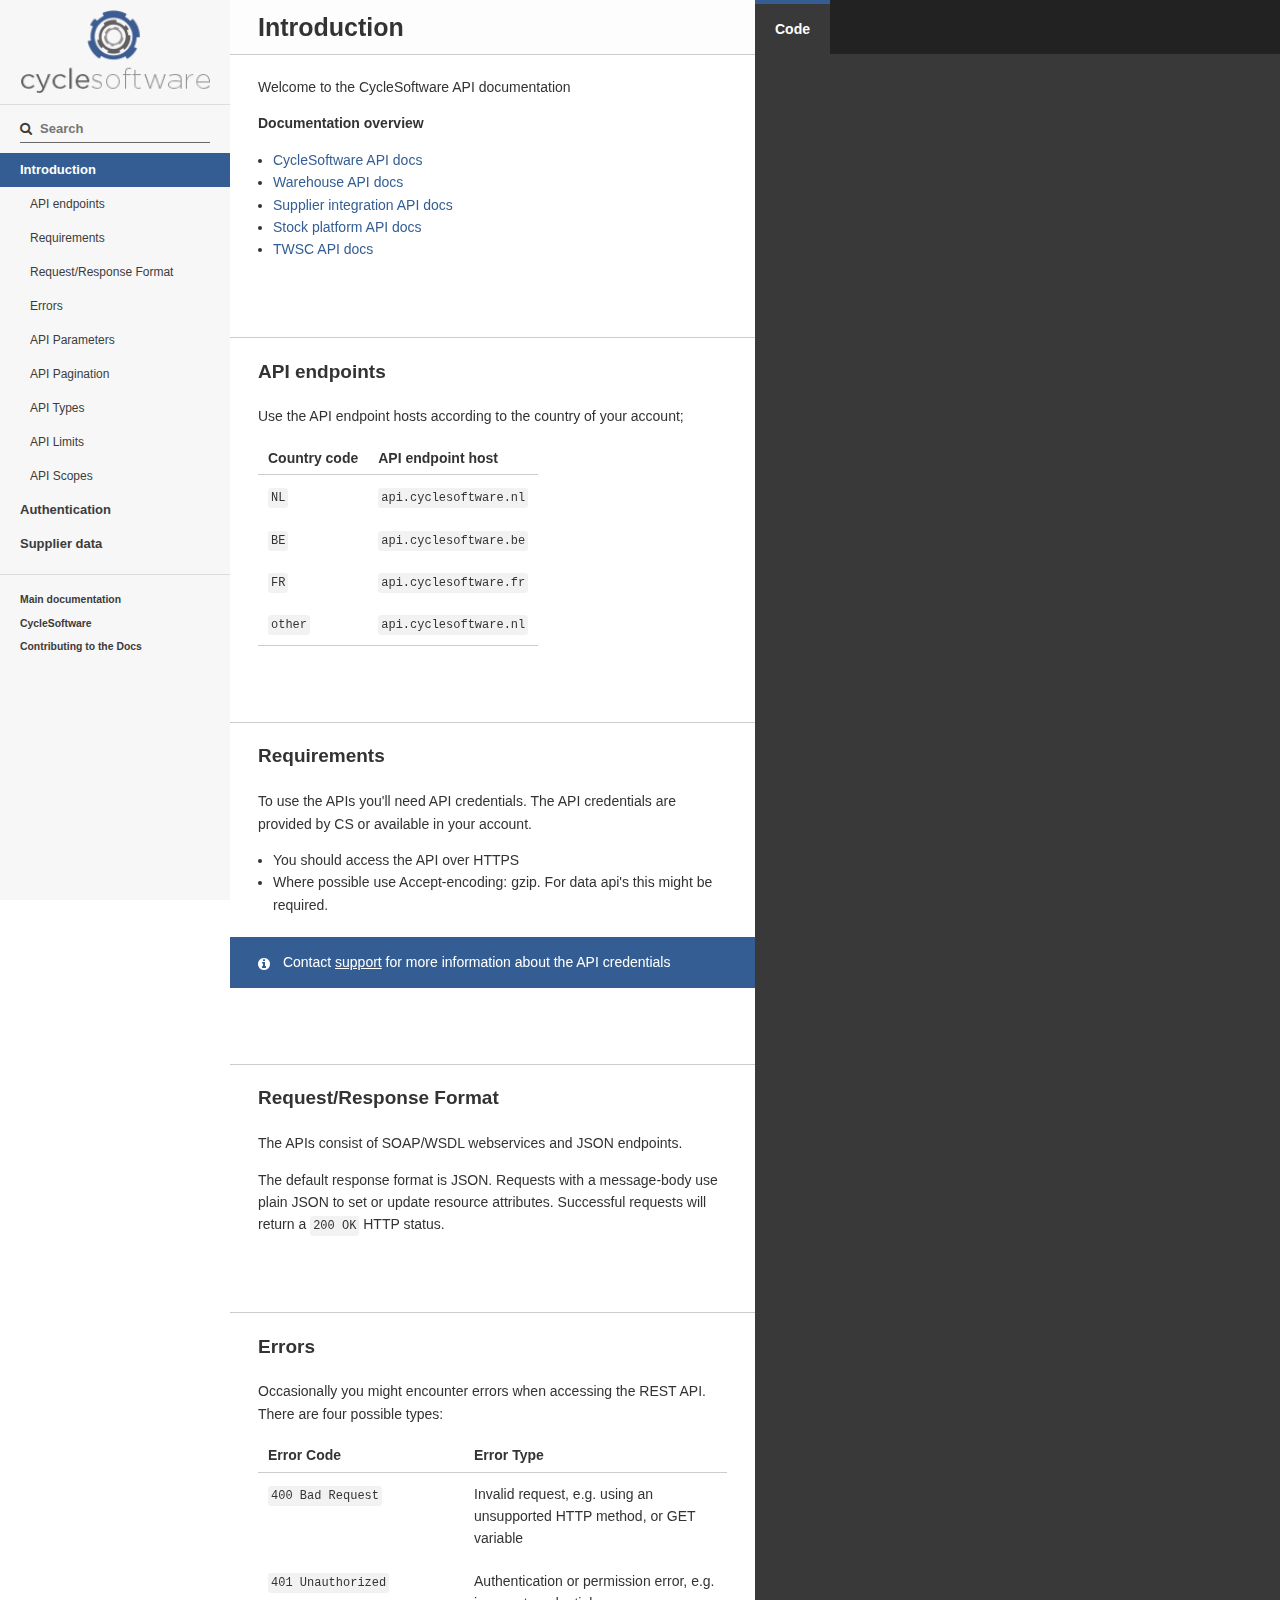
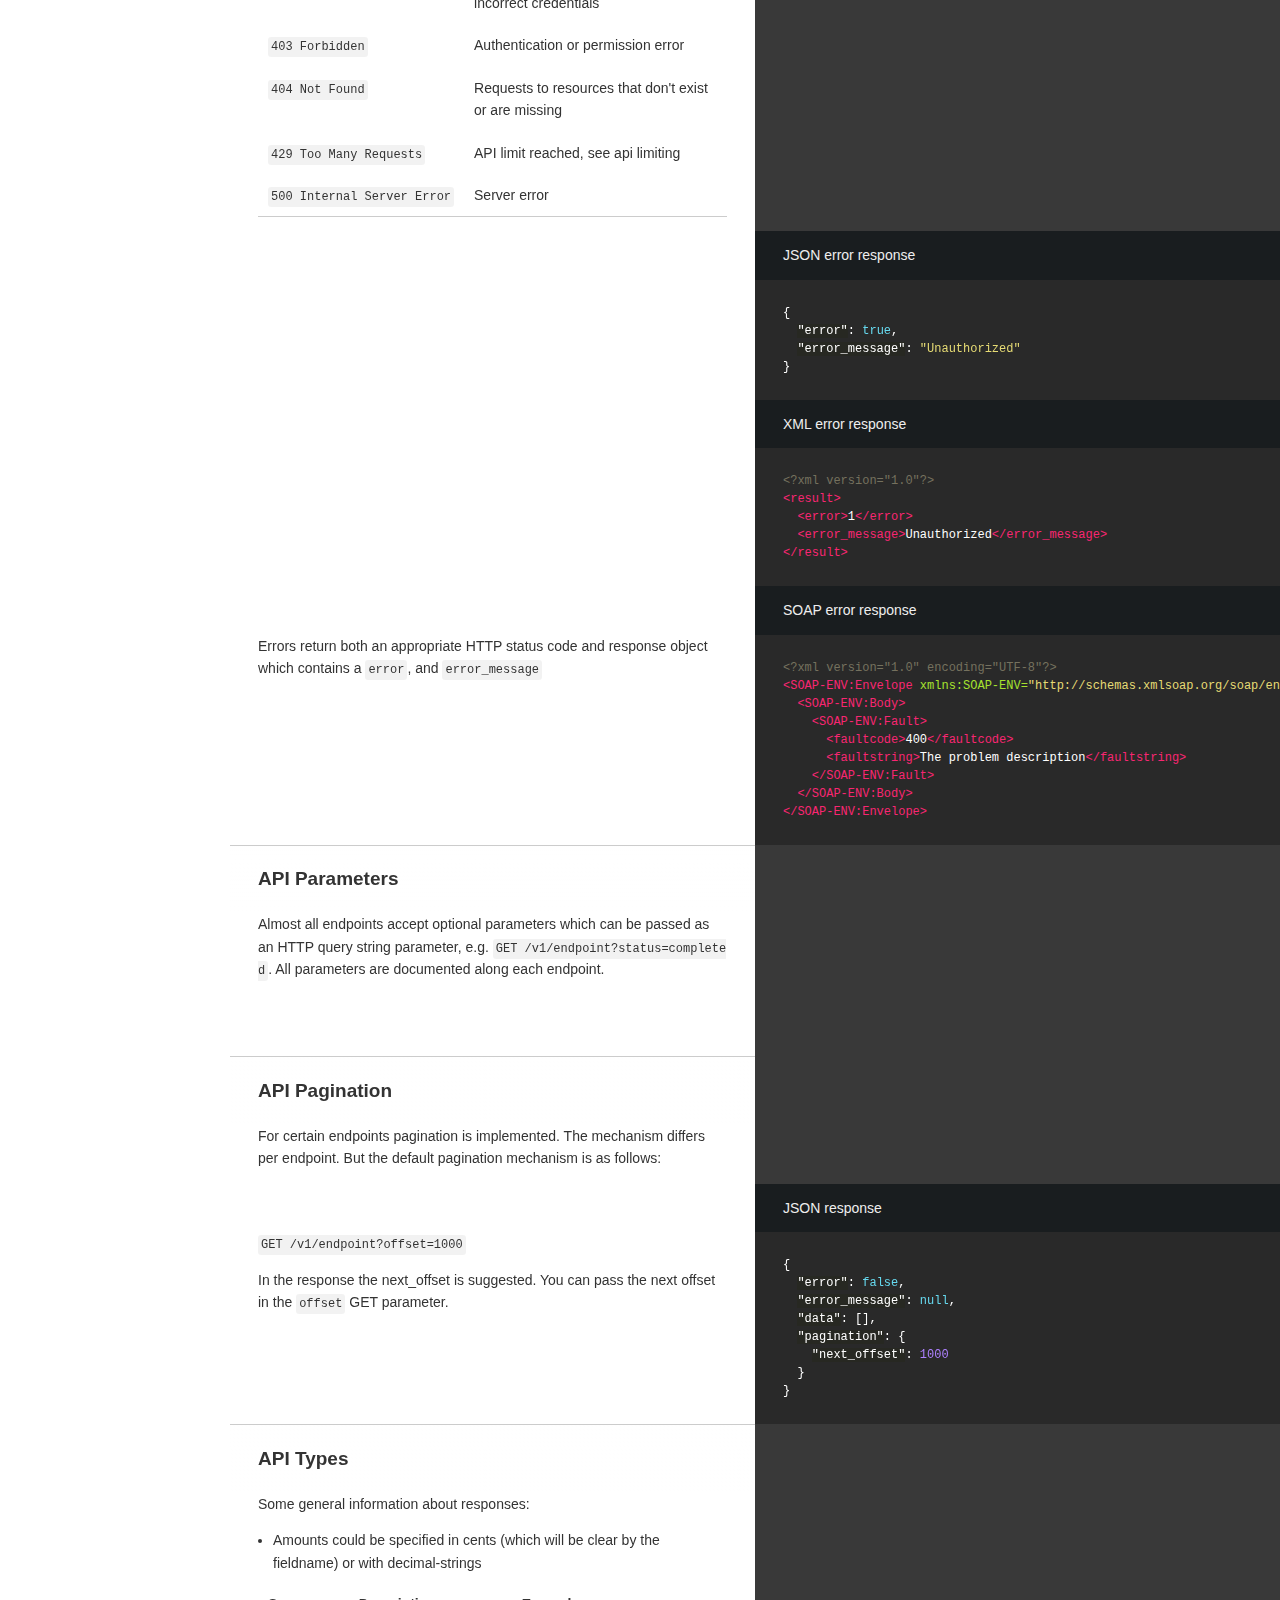
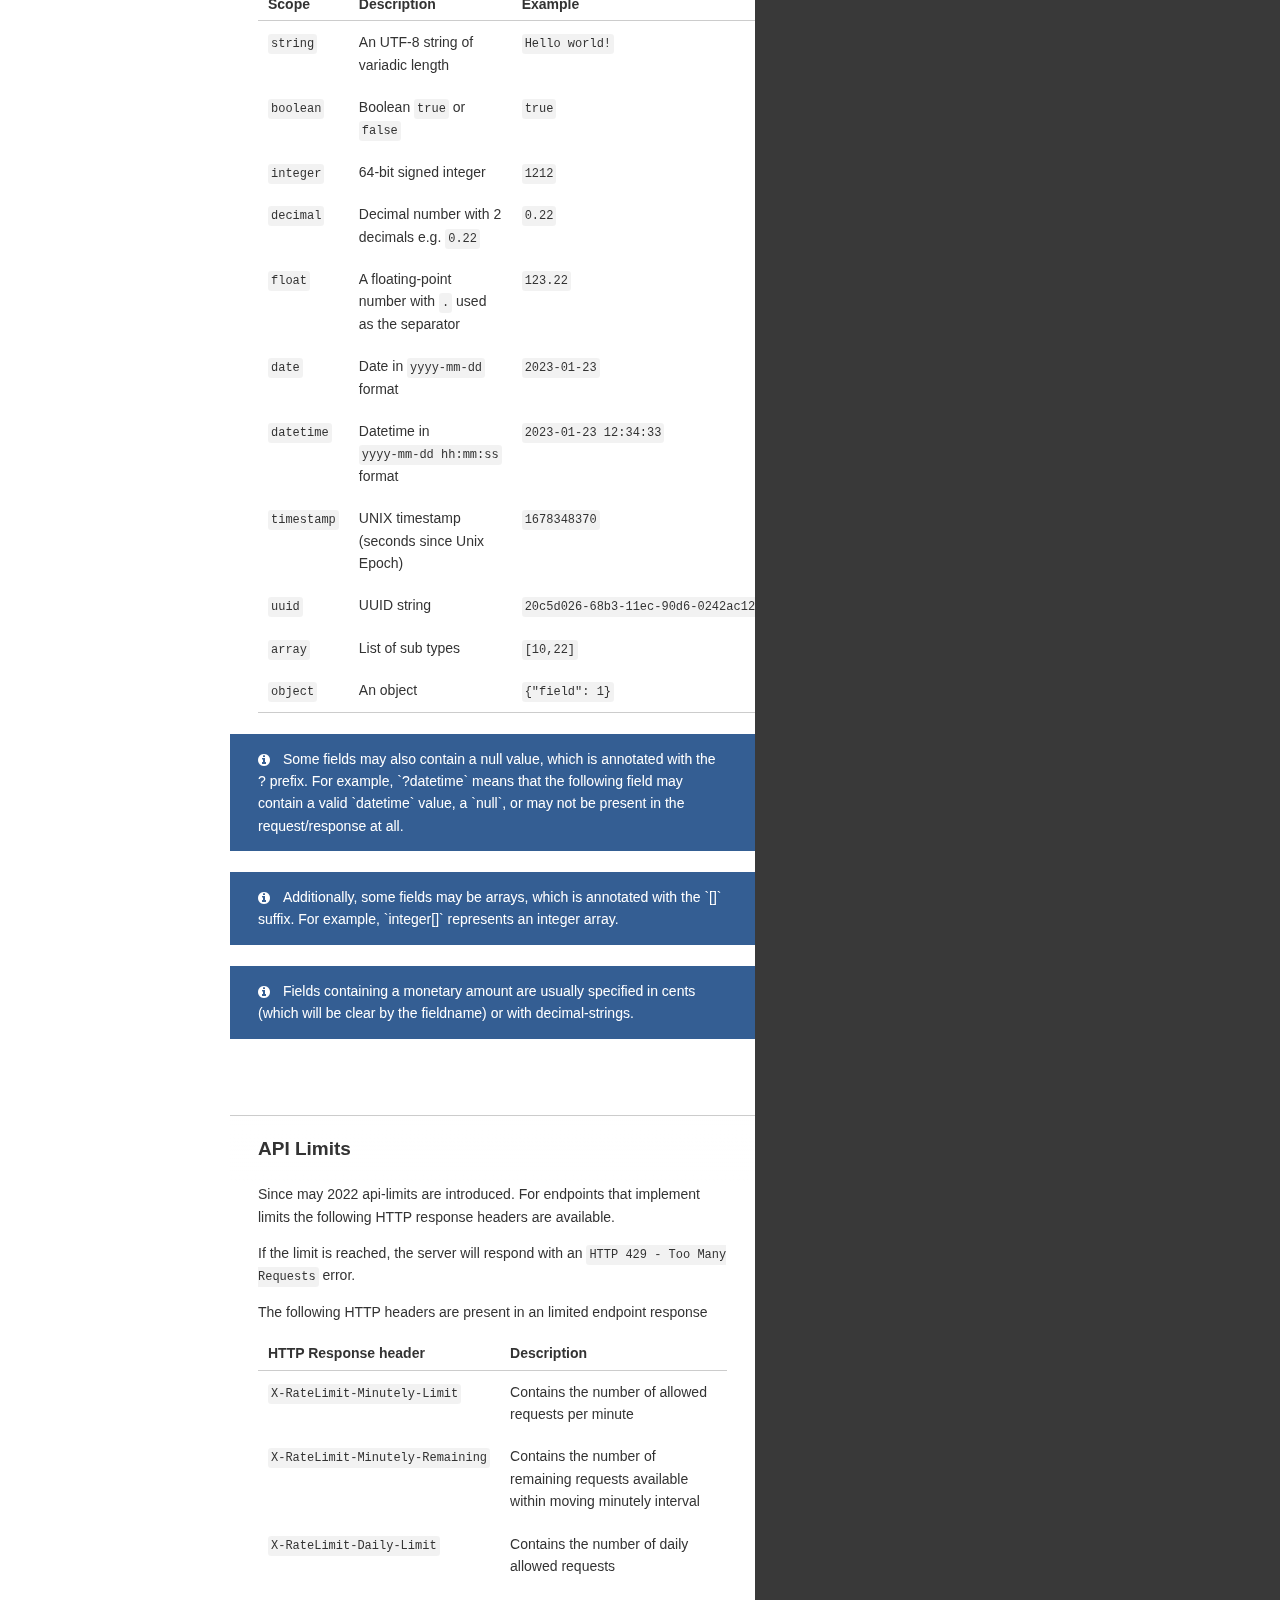
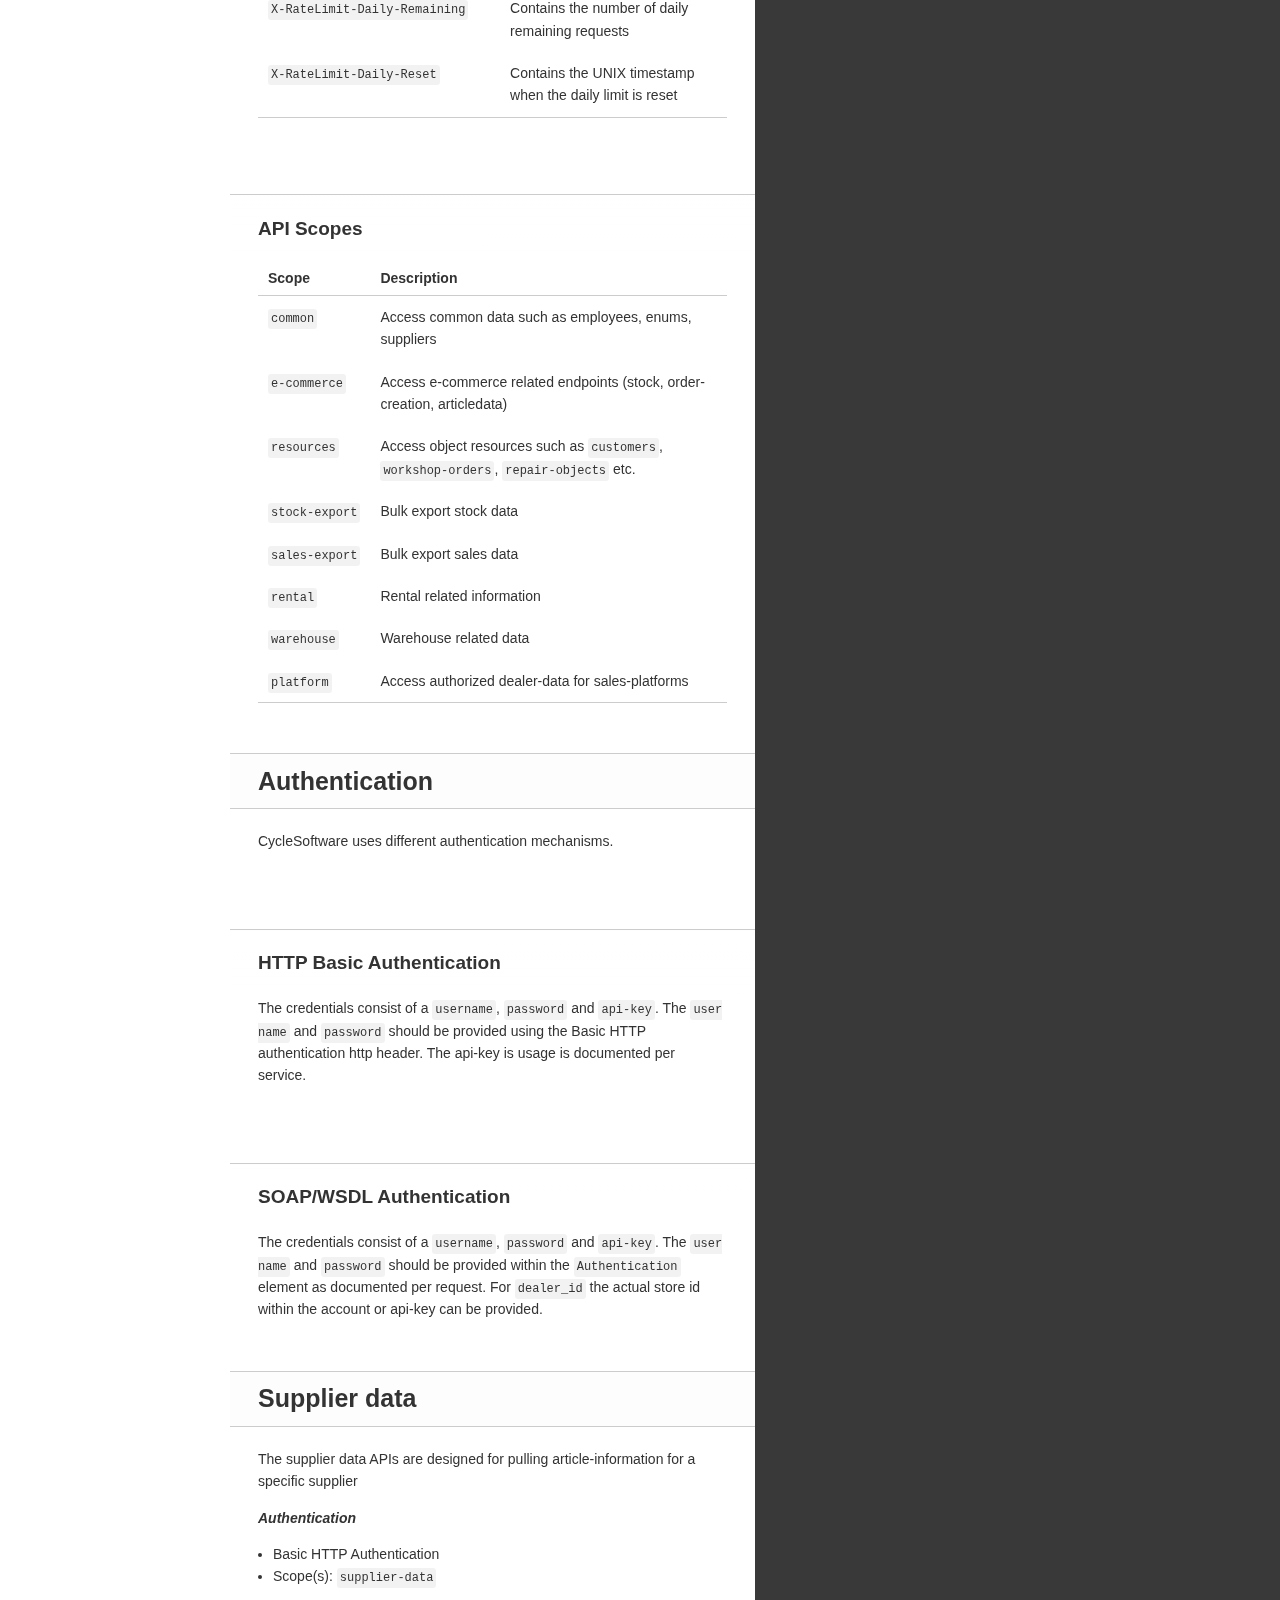
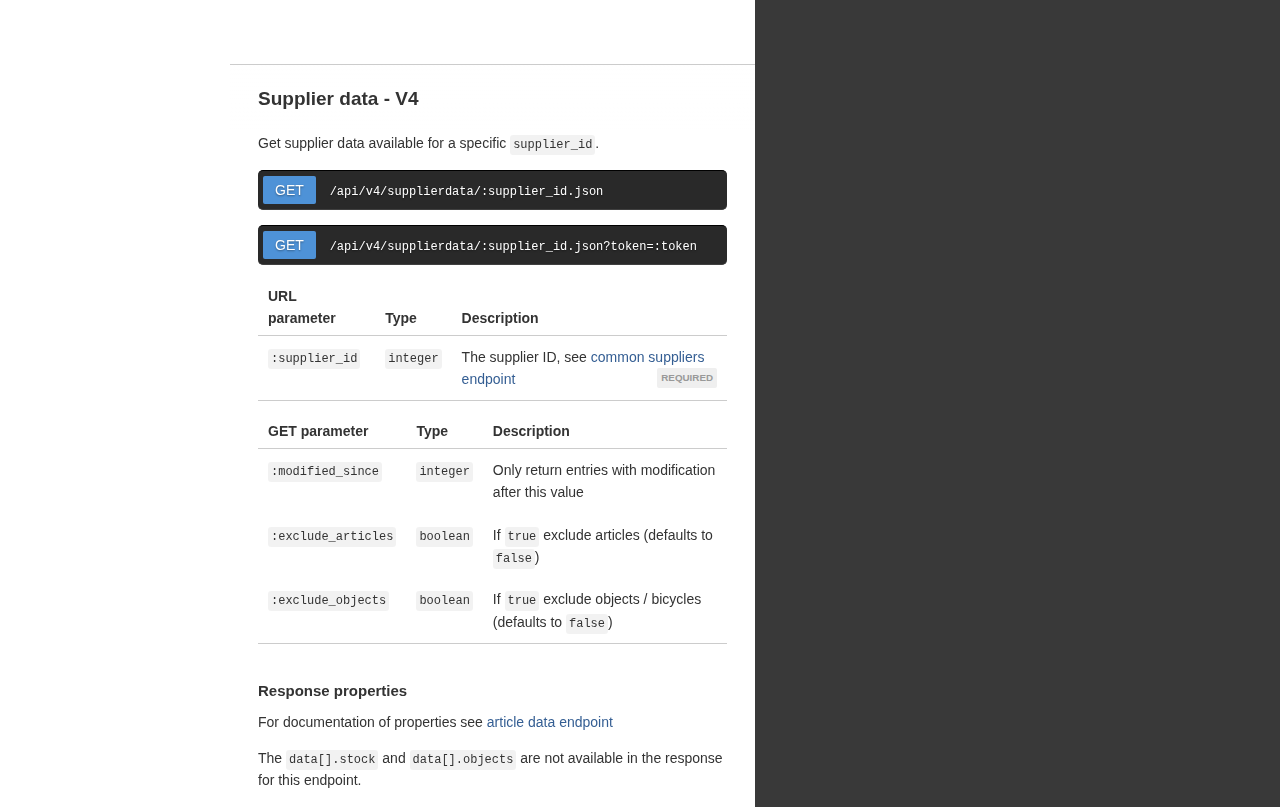
<file: docs/supplier_data.html>
<!doctype html>
<html>
  <head>
    <meta charset="utf-8">
    <meta content="IE=edge,chrome=1" http-equiv="X-UA-Compatible">
    <meta name="viewport" content="width=device-width, initial-scale=1, maximum-scale=1">
    <title>CycleSoftware Supplier Data API documentation</title>

    <link rel="icon" href="images/favicon-32x32-fe8fe4b0.png" sizes="32x32" />
    <link rel="icon" href="images/favicon-192x192.png" sizes="192x192" />
    <link rel="apple-touch-icon-precomposed" href="images/favicon-180x180.png" />
    <meta name="msapplication-TileImage" content="images/favicon-270x270.png" />

    <style>
      .highlight table td { padding: 5px; }
.highlight table pre { margin: 0; }
.highlight .gh {
  color: #999999;
}
.highlight .sr {
  color: #f6aa11;
}
.highlight .go {
  color: #888888;
}
.highlight .gp {
  color: #555555;
}
.highlight .gs {
}
.highlight .gu {
  color: #aaaaaa;
}
.highlight .nb {
  color: #f6aa11;
}
.highlight .cm {
  color: #75715e;
}
.highlight .cp {
  color: #75715e;
}
.highlight .c1 {
  color: #75715e;
}
.highlight .cs {
  color: #75715e;
}
.highlight .c, .highlight .ch, .highlight .cd, .highlight .cpf {
  color: #75715e;
}
.highlight .err {
  color: #960050;
}
.highlight .gr {
  color: #960050;
}
.highlight .gt {
  color: #960050;
}
.highlight .gd {
  color: #49483e;
}
.highlight .gi {
  color: #49483e;
}
.highlight .ge {
  color: #49483e;
}
.highlight .kc {
  color: #66d9ef;
}
.highlight .kd {
  color: #66d9ef;
}
.highlight .kr {
  color: #66d9ef;
}
.highlight .no {
  color: #66d9ef;
}
.highlight .kt {
  color: #66d9ef;
}
.highlight .mf {
  color: #ae81ff;
}
.highlight .mh {
  color: #ae81ff;
}
.highlight .il {
  color: #ae81ff;
}
.highlight .mi {
  color: #ae81ff;
}
.highlight .mo {
  color: #ae81ff;
}
.highlight .m, .highlight .mb, .highlight .mx {
  color: #ae81ff;
}
.highlight .sc {
  color: #ae81ff;
}
.highlight .se {
  color: #ae81ff;
}
.highlight .ss {
  color: #ae81ff;
}
.highlight .sd {
  color: #e6db74;
}
.highlight .s2 {
  color: #e6db74;
}
.highlight .sb {
  color: #e6db74;
}
.highlight .sh {
  color: #e6db74;
}
.highlight .si {
  color: #e6db74;
}
.highlight .sx {
  color: #e6db74;
}
.highlight .s1 {
  color: #e6db74;
}
.highlight .s, .highlight .sa, .highlight .dl {
  color: #e6db74;
}
.highlight .na {
  color: #a6e22e;
}
.highlight .nc {
  color: #a6e22e;
}
.highlight .nd {
  color: #a6e22e;
}
.highlight .ne {
  color: #a6e22e;
}
.highlight .nf, .highlight .fm {
  color: #a6e22e;
}
.highlight .vc {
  color: #ffffff;
  background-color: #272822;
}
.highlight .nn {
  color: #ffffff;
  background-color: #272822;
}
.highlight .nl {
  color: #ffffff;
  background-color: #272822;
}
.highlight .ni {
  color: #ffffff;
  background-color: #272822;
}
.highlight .bp {
  color: #ffffff;
  background-color: #272822;
}
.highlight .vg {
  color: #ffffff;
  background-color: #272822;
}
.highlight .vi {
  color: #ffffff;
  background-color: #272822;
}
.highlight .nv, .highlight .vm {
  color: #ffffff;
  background-color: #272822;
}
.highlight .w {
  color: #ffffff;
  background-color: #272822;
}
.highlight {
  color: #ffffff;
  background-color: #272822;
}
.highlight .n, .highlight .py, .highlight .nx {
  color: #ffffff;
  background-color: #272822;
}
.highlight .ow {
  color: #f92672;
}
.highlight .nt {
  color: #f92672;
}
.highlight .k, .highlight .kv {
  color: #f92672;
}
.highlight .kn {
  color: #f92672;
}
.highlight .kp {
  color: #f92672;
}
.highlight .o {
  color: #f92672;
}
    </style>
    <link href="stylesheets/screen-ab12f221.css" rel="stylesheet" media="screen" />
    <link href="stylesheets/print-c427a123.css" rel="stylesheet" media="print" />
      <script src="javascripts/all-c5541673.js"></script>
  </head>

  <body class="supplier_data" data-languages="[&quot;code&quot;]">
    <a href="#" id="nav-button">
      <span>
        NAV
        <img src="images/navbar-cad8cdcb.png" alt="" />
      </span>
    </a>
    <div class="toc-wrapper">
      <a href="#" class="logo">
        <img src="images/logo-transparant-e28903f5.png" alt="" />
      </a>
        <div class="lang-selector">
              <a href="#" data-language-name="code">Code</a>
        </div>
        <div class="search">
          <input type="text" class="search" id="input-search" placeholder="Search">
        </div>
        <ul class="search-results"></ul>
      <ul id="toc" class="toc-list-h1">
          <li>
            <a href="#introduction" class="toc-h1 toc-link" data-title="Introduction">Introduction</a>
              <ul class="toc-list-h2">
                  <li>
                    <a href="#introduction-api-endpoints" class="toc-h2 toc-link" data-title="API endpoints">API endpoints</a>
                  </li>
                  <li>
                    <a href="#introduction-requirements" class="toc-h2 toc-link" data-title="Requirements">Requirements</a>
                  </li>
                  <li>
                    <a href="#introduction-request-response-format" class="toc-h2 toc-link" data-title="Request/Response Format">Request/Response Format</a>
                  </li>
                  <li>
                    <a href="#introduction-errors" class="toc-h2 toc-link" data-title="Errors">Errors</a>
                  </li>
                  <li>
                    <a href="#introduction-api-parameters" class="toc-h2 toc-link" data-title="API Parameters">API Parameters</a>
                  </li>
                  <li>
                    <a href="#introduction-api-pagination" class="toc-h2 toc-link" data-title="API Pagination">API Pagination</a>
                  </li>
                  <li>
                    <a href="#introduction-api-types" class="toc-h2 toc-link" data-title="API Types">API Types</a>
                  </li>
                  <li>
                    <a href="#introduction-api-limits" class="toc-h2 toc-link" data-title="API Limits">API Limits</a>
                  </li>
                  <li>
                    <a href="#introduction-api-scopes" class="toc-h2 toc-link" data-title="API Scopes">API Scopes</a>
                  </li>
              </ul>
          </li>
          <li>
            <a href="#authentication" class="toc-h1 toc-link" data-title="Authentication">Authentication</a>
              <ul class="toc-list-h2">
                  <li>
                    <a href="#authentication-http-basic-authentication" class="toc-h2 toc-link" data-title="HTTP Basic Authentication">HTTP Basic Authentication</a>
                  </li>
                  <li>
                    <a href="#authentication-soap-wsdl-authentication" class="toc-h2 toc-link" data-title="SOAP/WSDL Authentication">SOAP/WSDL Authentication</a>
                  </li>
              </ul>
          </li>
          <li>
            <a href="#supplier-data" class="toc-h1 toc-link" data-title="Supplier data">Supplier data</a>
              <ul class="toc-list-h2">
                  <li>
                    <a href="#supplier-data-supplier-data-v4" class="toc-h2 toc-link" data-title="Supplier data - V4">Supplier data - V4</a>
                  </li>
              </ul>
          </li>
      </ul>
        <ul class="toc-footer">
            <li><a href="/" target="_blank">Main documentation</a></li>
            <li><a href="https://cyclesoftware.nl/" target="_blank">CycleSoftware</a></li>
            <li><a href="https://github.com/CycleSoftware/cyclesoftware.github.io">Contributing to the Docs</a></li>
        </ul>
    </div>
    <div class="page-wrapper">
      <div class="dark-box"></div>
      <div class="content">
        <h1 id='introduction'>Introduction</h1>
<p>Welcome to the CycleSoftware API documentation</p>

<p><strong>Documentation overview</strong></p>

<ul>
<li><a href="./">CycleSoftware API docs</a></li>
<li><a href="warehouse.html">Warehouse API docs</a></li>
<li><a href="supplier.html">Supplier integration API docs</a></li>
<li><a href="platform.html">Stock platform API docs</a></li>
<li><a href="https://github.com/CycleSoftware/oauth2-twsc/">TWSC API docs</a></li>
</ul>
<h2 id='introduction-api-endpoints'>API endpoints</h2>
<p>Use the API endpoint hosts according to the country of your account;</p>

<table><thead>
<tr>
<th>Country code</th>
<th>API endpoint host</th>
</tr>
</thead><tbody>
<tr>
<td><code>NL</code></td>
<td><code>api.cyclesoftware.nl</code></td>
</tr>
<tr>
<td><code>BE</code></td>
<td><code>api.cyclesoftware.be</code></td>
</tr>
<tr>
<td><code>FR</code></td>
<td><code>api.cyclesoftware.fr</code></td>
</tr>
<tr>
<td><code>other</code></td>
<td><code>api.cyclesoftware.nl</code></td>
</tr>
</tbody></table>
<h2 id='introduction-requirements'>Requirements</h2>
<p>To use the APIs you&#39;ll need API credentials. The API credentials are provided by CS or available in your account.</p>

<ul>
<li>You should access the API over HTTPS</li>
<li>Where possible use Accept-encoding: gzip. For data api&#39;s this might be required.</li>
</ul>

<aside class="notice">
  Contact <a href="mailto:support@cyclesoftware.nl">support</a> for more information about the API credentials
</aside>
<h2 id='introduction-request-response-format'>Request/Response Format</h2>
<p>The APIs consist of SOAP/WSDL webservices and JSON endpoints.</p>

<p>The default response format is JSON. Requests with a message-body use plain JSON to set or update resource attributes.
Successful requests will return a <code>200 OK</code> HTTP status.</p>
<h2 id='introduction-errors'>Errors</h2>
<p>Occasionally you might encounter errors when accessing the REST API. There are four possible types:</p>

<table><thead>
<tr>
<th>Error Code</th>
<th>Error Type</th>
</tr>
</thead><tbody>
<tr>
<td><code>400 Bad Request</code></td>
<td>Invalid request, e.g. using an unsupported HTTP method, or GET variable</td>
</tr>
<tr>
<td><code>401 Unauthorized</code></td>
<td>Authentication or permission error, e.g. incorrect credentials</td>
</tr>
<tr>
<td><code>403 Forbidden</code></td>
<td>Authentication or permission error</td>
</tr>
<tr>
<td><code>404 Not Found</code></td>
<td>Requests to resources that don&#39;t exist or are missing</td>
</tr>
<tr>
<td><code>429 Too Many Requests</code></td>
<td>API limit reached, see api limiting</td>
</tr>
<tr>
<td><code>500 Internal Server Error</code></td>
<td>Server error</td>
</tr>
</tbody></table>

<blockquote>
<p>JSON error response</p>
</blockquote>
<div class="highlight"><pre class="highlight json tab-json"><code><span class="p">{</span><span class="w">
  </span><span class="nl">"error"</span><span class="p">:</span><span class="w"> </span><span class="kc">true</span><span class="p">,</span><span class="w">
  </span><span class="nl">"error_message"</span><span class="p">:</span><span class="w"> </span><span class="s2">"Unauthorized"</span><span class="w">
</span><span class="p">}</span><span class="w">
</span></code></pre></div>
<blockquote>
<p>XML error response</p>
</blockquote>
<div class="highlight"><pre class="highlight xml tab-xml"><code><span class="cp">&lt;?xml version="1.0"?&gt;</span>
<span class="nt">&lt;result&gt;</span>
  <span class="nt">&lt;error&gt;</span>1<span class="nt">&lt;/error&gt;</span>
  <span class="nt">&lt;error_message&gt;</span>Unauthorized<span class="nt">&lt;/error_message&gt;</span>
<span class="nt">&lt;/result&gt;</span>
</code></pre></div>
<blockquote>
<p>SOAP error response</p>
</blockquote>
<div class="highlight"><pre class="highlight xml tab-xml"><code><span class="cp">&lt;?xml version="1.0" encoding="UTF-8"?&gt;</span>
<span class="nt">&lt;SOAP-ENV:Envelope</span> <span class="na">xmlns:SOAP-ENV=</span><span class="s">"http://schemas.xmlsoap.org/soap/envelope/"</span><span class="nt">&gt;</span>
  <span class="nt">&lt;SOAP-ENV:Body&gt;</span>
    <span class="nt">&lt;SOAP-ENV:Fault&gt;</span>
      <span class="nt">&lt;faultcode&gt;</span>400<span class="nt">&lt;/faultcode&gt;</span>
      <span class="nt">&lt;faultstring&gt;</span>The problem description<span class="nt">&lt;/faultstring&gt;</span>
    <span class="nt">&lt;/SOAP-ENV:Fault&gt;</span>
  <span class="nt">&lt;/SOAP-ENV:Body&gt;</span>
<span class="nt">&lt;/SOAP-ENV:Envelope&gt;</span>
</code></pre></div>
<p>Errors return both an appropriate HTTP status code and response object which contains a <code>error</code>, and <code>error_message</code></p>
<h2 id='introduction-api-parameters'>API Parameters</h2>
<p>Almost all endpoints accept optional parameters which can be passed as an HTTP query string parameter,
e.g. <code>GET /v1/endpoint?status=completed</code>. All parameters are documented along each endpoint.</p>
<h2 id='introduction-api-pagination'>API Pagination</h2>
<p>For certain endpoints pagination is implemented. The mechanism differs per endpoint. But the default pagination
mechanism is as follows:</p>

<blockquote>
<p>JSON response</p>
</blockquote>
<div class="highlight"><pre class="highlight json tab-json"><code><span class="p">{</span><span class="w">
  </span><span class="nl">"error"</span><span class="p">:</span><span class="w"> </span><span class="kc">false</span><span class="p">,</span><span class="w">
  </span><span class="nl">"error_message"</span><span class="p">:</span><span class="w"> </span><span class="kc">null</span><span class="p">,</span><span class="w">
  </span><span class="nl">"data"</span><span class="p">:</span><span class="w"> </span><span class="p">[],</span><span class="w">
  </span><span class="nl">"pagination"</span><span class="p">:</span><span class="w"> </span><span class="p">{</span><span class="w">
    </span><span class="nl">"next_offset"</span><span class="p">:</span><span class="w"> </span><span class="mi">1000</span><span class="w">
  </span><span class="p">}</span><span class="w">
</span><span class="p">}</span><span class="w">
</span></code></pre></div>
<p><code>GET /v1/endpoint?offset=1000</code></p>

<p>In the response the next_offset is suggested. You can pass the next offset in the <code>offset</code> GET parameter.</p>
<h2 id='introduction-api-types'>API Types</h2>
<p>Some general information about responses:</p>

<ul>
<li>Amounts could be specified in cents (which will be clear by the fieldname) or with decimal-strings</li>
</ul>

<table><thead>
<tr>
<th>Scope</th>
<th>Description</th>
<th>Example</th>
</tr>
</thead><tbody>
<tr>
<td><code>string</code></td>
<td>An UTF-8 string of variadic length</td>
<td><code>Hello world!</code></td>
</tr>
<tr>
<td><code>boolean</code></td>
<td>Boolean <code>true</code> or <code>false</code></td>
<td><code>true</code></td>
</tr>
<tr>
<td><code>integer</code></td>
<td>64-bit signed integer</td>
<td><code>1212</code></td>
</tr>
<tr>
<td><code>decimal</code></td>
<td>Decimal number with 2 decimals e.g. <code>0.22</code></td>
<td><code>0.22</code></td>
</tr>
<tr>
<td><code>float</code></td>
<td>A floating-point number with <code>.</code> used as the separator</td>
<td><code>123.22</code></td>
</tr>
<tr>
<td><code>date</code></td>
<td>Date in <code>yyyy-mm-dd</code> format</td>
<td><code>2023-01-23</code></td>
</tr>
<tr>
<td><code>datetime</code></td>
<td>Datetime in <code>yyyy-mm-dd hh:mm:ss</code> format</td>
<td><code>2023-01-23 12:34:33</code></td>
</tr>
<tr>
<td><code>timestamp</code></td>
<td>UNIX timestamp (seconds since Unix Epoch)</td>
<td><code>1678348370</code></td>
</tr>
<tr>
<td><code>uuid</code></td>
<td>UUID string</td>
<td><code>20c5d026-68b3-11ec-90d6-0242ac120003</code></td>
</tr>
<tr>
<td><code>array</code></td>
<td>List of sub types</td>
<td><code>[10,22]</code></td>
</tr>
<tr>
<td><code>object</code></td>
<td>An object</td>
<td><code>{&quot;field&quot;: 1}</code></td>
</tr>
</tbody></table>

<aside class="notice">
Some fields may also contain a null value, which is annotated with the ? prefix.

For example, `?datetime` means that the following field may contain a valid `datetime` value, a `null`, or may not be
present in the request/response at all.
</aside>

<aside class="notice">
Additionally, some fields may be arrays, which is annotated with the `[]` suffix.

For example, `integer[]` represents an integer array.
</aside>

<aside class="notice">
Fields containing a monetary amount are usually specified in cents (which will be clear by the fieldname) or with decimal-strings. 
</aside>
<h2 id='introduction-api-limits'>API Limits</h2>
<p>Since may 2022 api-limits are introduced. For endpoints that implement limits the following HTTP response headers are
available.</p>

<p>If the limit is reached, the server will respond with an <code>HTTP 429 - Too Many Requests</code> error.</p>

<p>The following HTTP headers are present in an limited endpoint response</p>

<table><thead>
<tr>
<th>HTTP Response header</th>
<th>Description</th>
</tr>
</thead><tbody>
<tr>
<td><code>X-RateLimit-Minutely-Limit</code></td>
<td>Contains the number of allowed requests per minute</td>
</tr>
<tr>
<td><code>X-RateLimit-Minutely-Remaining</code></td>
<td>Contains the number of remaining requests available within moving minutely interval</td>
</tr>
<tr>
<td><code>X-RateLimit-Daily-Limit</code></td>
<td>Contains the number of daily allowed requests</td>
</tr>
<tr>
<td><code>X-RateLimit-Daily-Remaining</code></td>
<td>Contains the number of daily remaining requests</td>
</tr>
<tr>
<td><code>X-RateLimit-Daily-Reset</code></td>
<td>Contains the UNIX timestamp when the daily limit is reset</td>
</tr>
</tbody></table>
<h2 id='introduction-api-scopes'>API Scopes</h2>
<table><thead>
<tr>
<th>Scope</th>
<th>Description</th>
</tr>
</thead><tbody>
<tr>
<td><code>common</code></td>
<td>Access common data such as employees, enums, suppliers</td>
</tr>
<tr>
<td><code>e-commerce</code></td>
<td>Access e-commerce related endpoints (stock, order-creation, articledata)</td>
</tr>
<tr>
<td><code>resources</code></td>
<td>Access object resources such as <code>customers</code>, <code>workshop-orders</code>, <code>repair-objects</code> etc.</td>
</tr>
<tr>
<td><code>stock-export</code></td>
<td>Bulk export stock data</td>
</tr>
<tr>
<td><code>sales-export</code></td>
<td>Bulk export sales data</td>
</tr>
<tr>
<td><code>rental</code></td>
<td>Rental related information</td>
</tr>
<tr>
<td><code>warehouse</code></td>
<td>Warehouse related data</td>
</tr>
<tr>
<td><code>platform</code></td>
<td>Access authorized dealer-data for sales-platforms</td>
</tr>
</tbody></table>
<h1 id='authentication'>Authentication</h1>
<p>CycleSoftware uses different authentication mechanisms. </p>
<h2 id='authentication-http-basic-authentication'>HTTP Basic Authentication</h2>
<p>The credentials consist of a <code>username</code>, <code>password</code> and <code>api-key</code>. The <code>username</code> and <code>password</code> should be provided using the Basic HTTP authentication http header. The api-key is usage is documented per service.</p>
<h2 id='authentication-soap-wsdl-authentication'>SOAP/WSDL Authentication</h2>
<p>The credentials consist of a <code>username</code>, <code>password</code> and <code>api-key</code>. The <code>username</code> and <code>password</code> should be provided within the <code>Authentication</code> element as documented per request. For <code>dealer_id</code> the actual store id within the account or api-key can be provided.</p>
<h1 id='supplier-data'>Supplier data</h1>
<p>The supplier data APIs are designed for pulling article-information for a specific supplier</p>

<p><strong><em>Authentication</em></strong></p>

<ul>
<li>Basic HTTP Authentication</li>
<li>Scope(s): <code>supplier-data</code></li>
</ul>
<h2 id='supplier-data-supplier-data-v4'>Supplier data - V4</h2>
<p>Get supplier data available for a specific <code>supplier_id</code>.</p>

<div class="api-endpoint">
    <div class="endpoint-data">
        <i class="label label-post">GET</i>
        <h6>/api/v4/supplierdata/:supplier_id.json</h6>
    </div>
    <div class="endpoint-data">
        <i class="label label-post">GET</i>
        <h6>/api/v4/supplierdata/:supplier_id.json?token=:token</h6>
    </div>
</div>

<table><thead>
<tr>
<th>URL parameter</th>
<th>Type</th>
<th>Description</th>
</tr>
</thead><tbody>
<tr>
<td><code>:supplier_id</code></td>
<td><code>integer</code></td>
<td>The supplier ID, see <a href="https://docs.cyclesoftware.nl/#common-supplier-list">common suppliers endpoint</a> <i class="label label-info">required</i></td>
</tr>
</tbody></table>

<table><thead>
<tr>
<th>GET parameter</th>
<th>Type</th>
<th>Description</th>
</tr>
</thead><tbody>
<tr>
<td><code>:modified_since</code></td>
<td><code>integer</code></td>
<td>Only return entries with modification after this value</td>
</tr>
<tr>
<td><code>:exclude_articles</code></td>
<td><code>boolean</code></td>
<td>If <code>true</code> exclude articles (defaults to <code>false</code>)</td>
</tr>
<tr>
<td><code>:exclude_objects</code></td>
<td><code>boolean</code></td>
<td>If <code>true</code> exclude objects / bicycles (defaults to <code>false</code>)</td>
</tr>
</tbody></table>
<h3 id='supplier-data-supplier-data-v4-response-properties'>Response properties</h3>
<p>For documentation of properties see <a href="https://docs.cyclesoftware.nl/#article-data-articledata-v4">article data endpoint</a></p>

<p>The <code>data[].stock</code> and <code>data[].objects</code> are not available in the response for this endpoint.</p>

      </div>
      <div class="dark-box">
          <div class="lang-selector">
                <a href="#" data-language-name="code">Code</a>
          </div>
      </div>
	</div>


  </body>
</html>
</file>
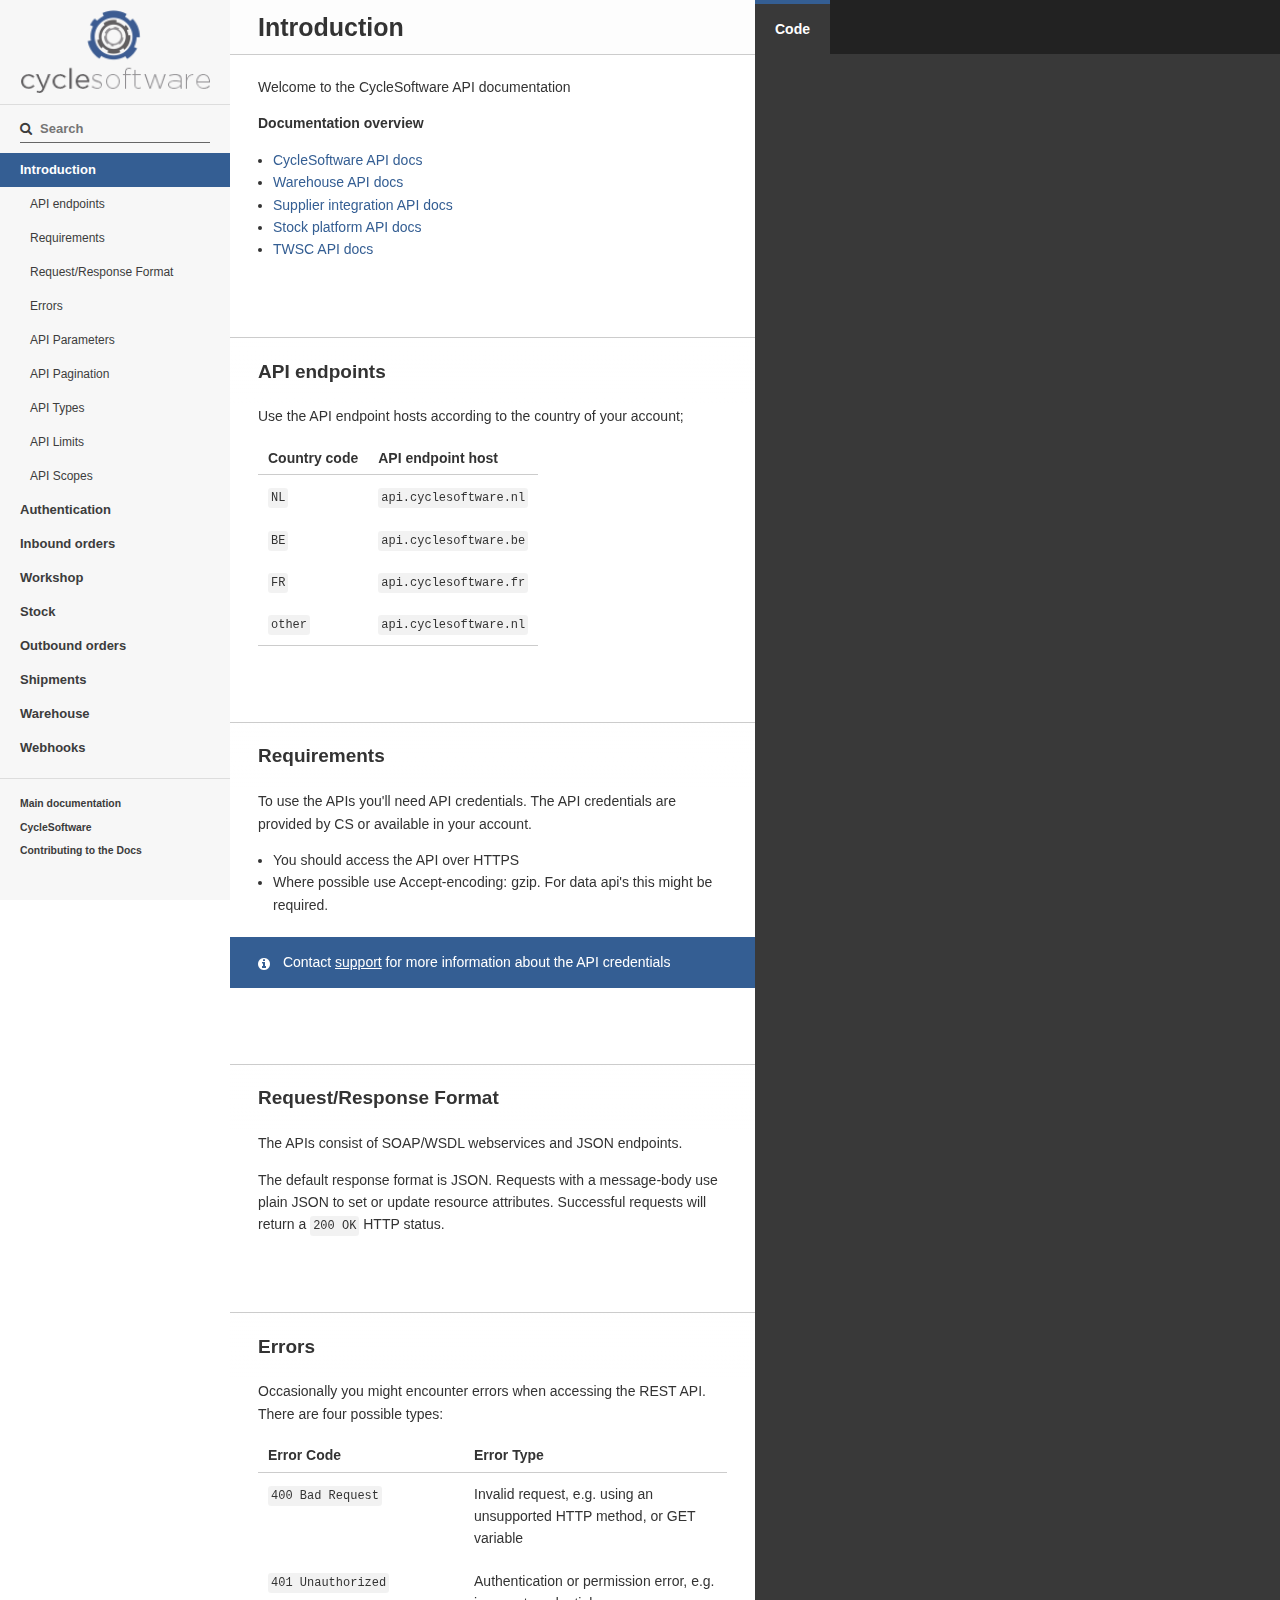
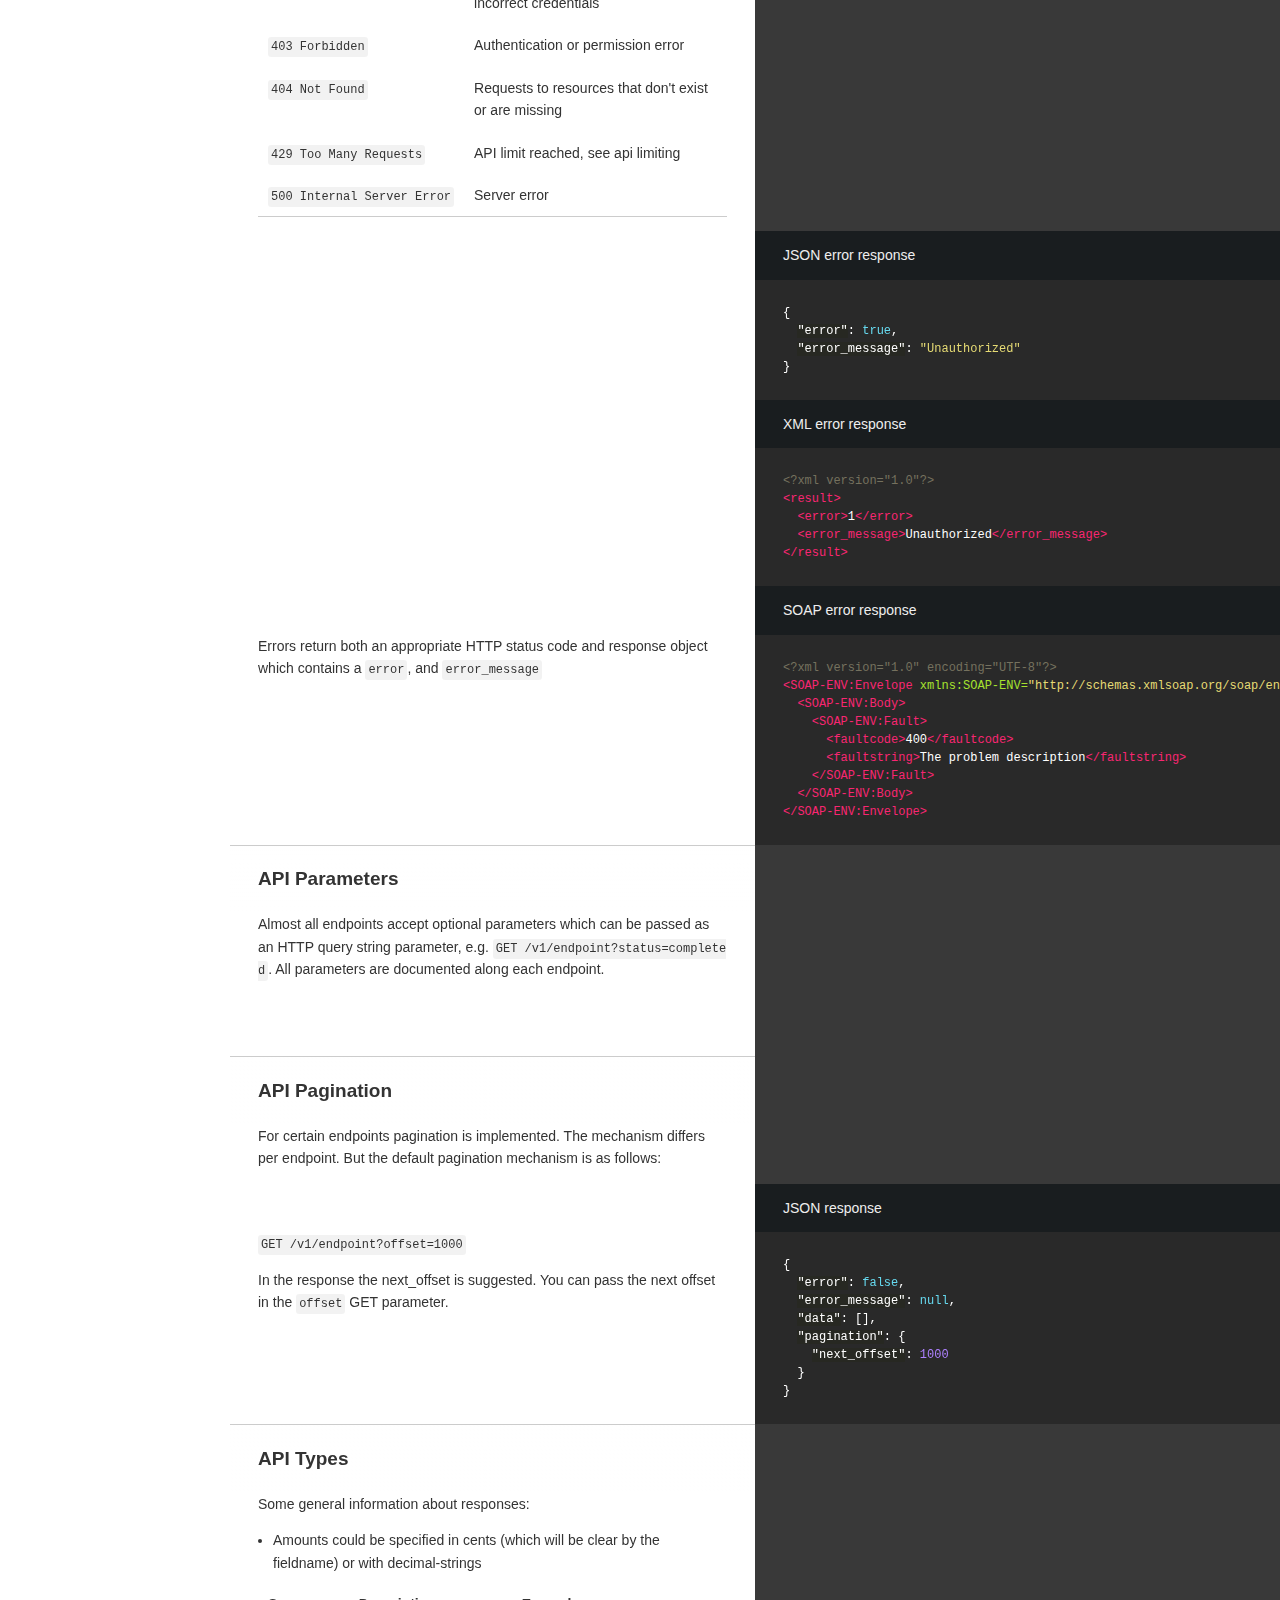
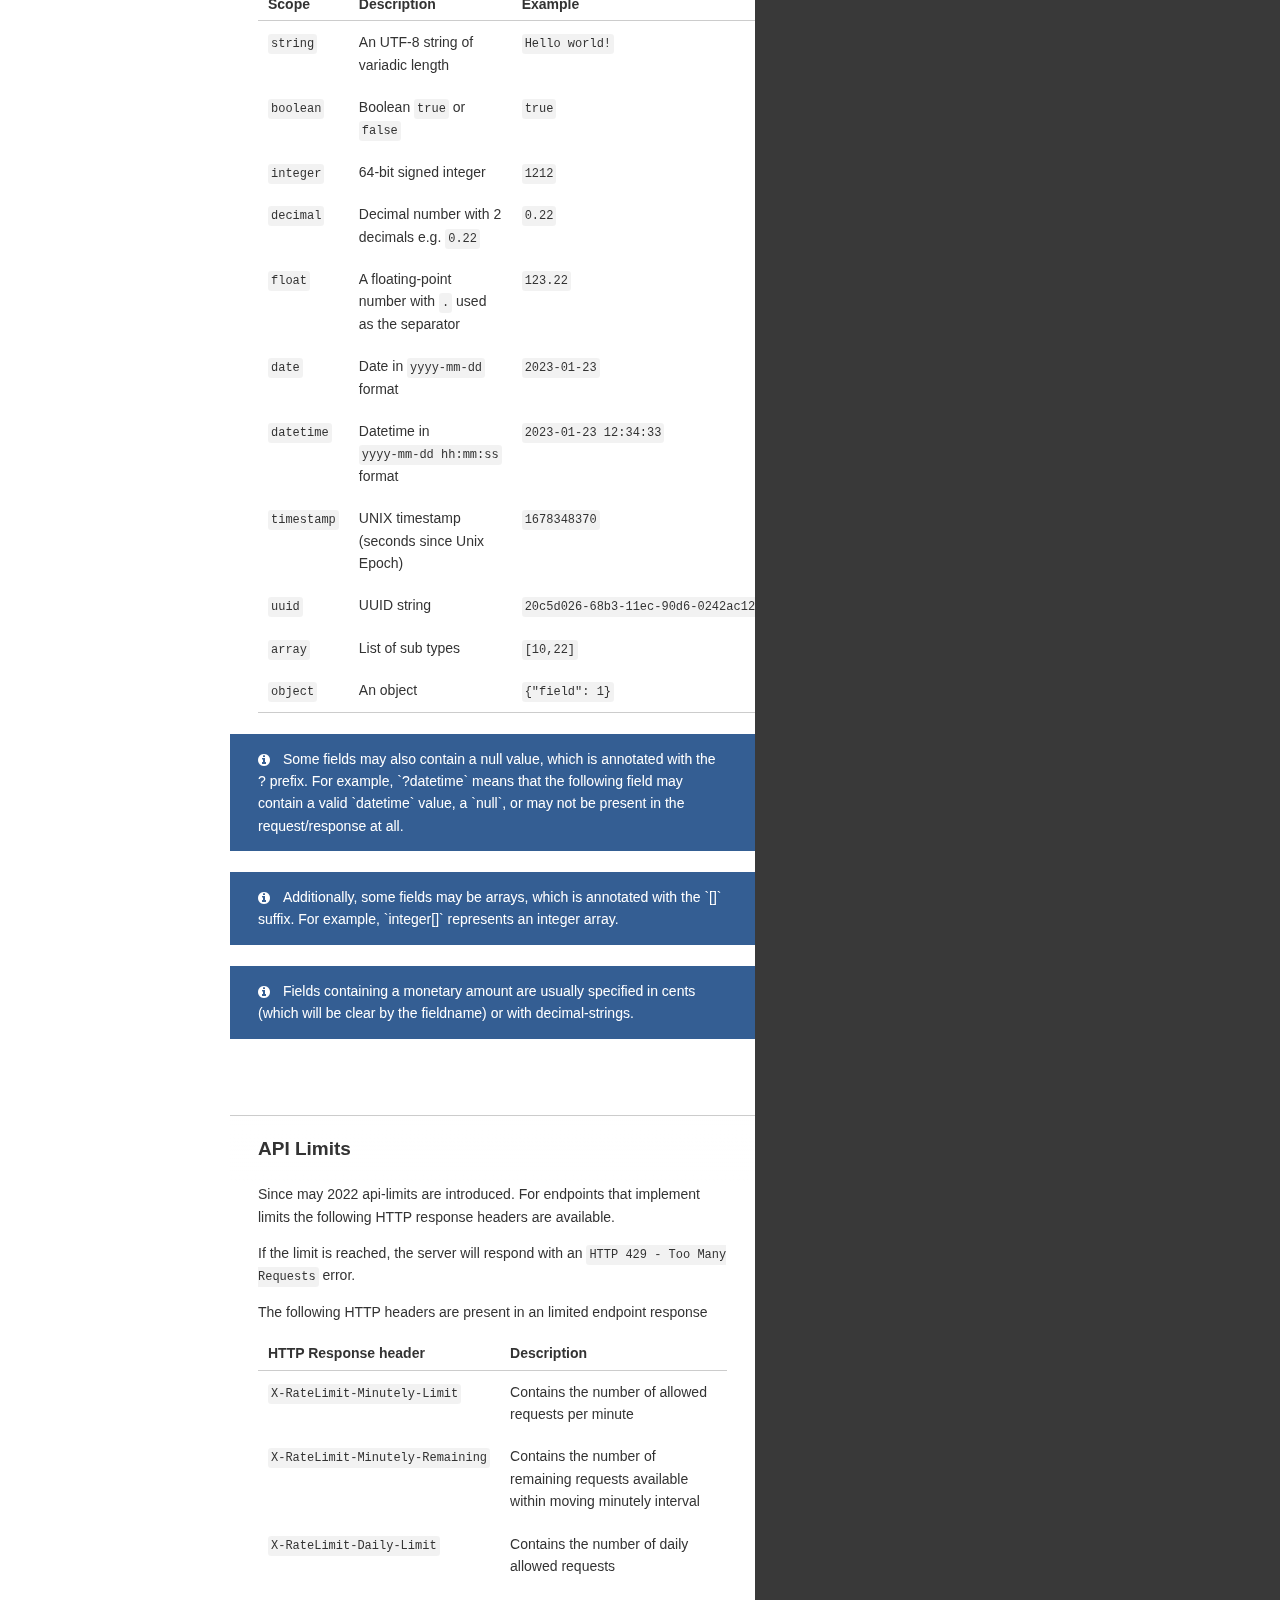
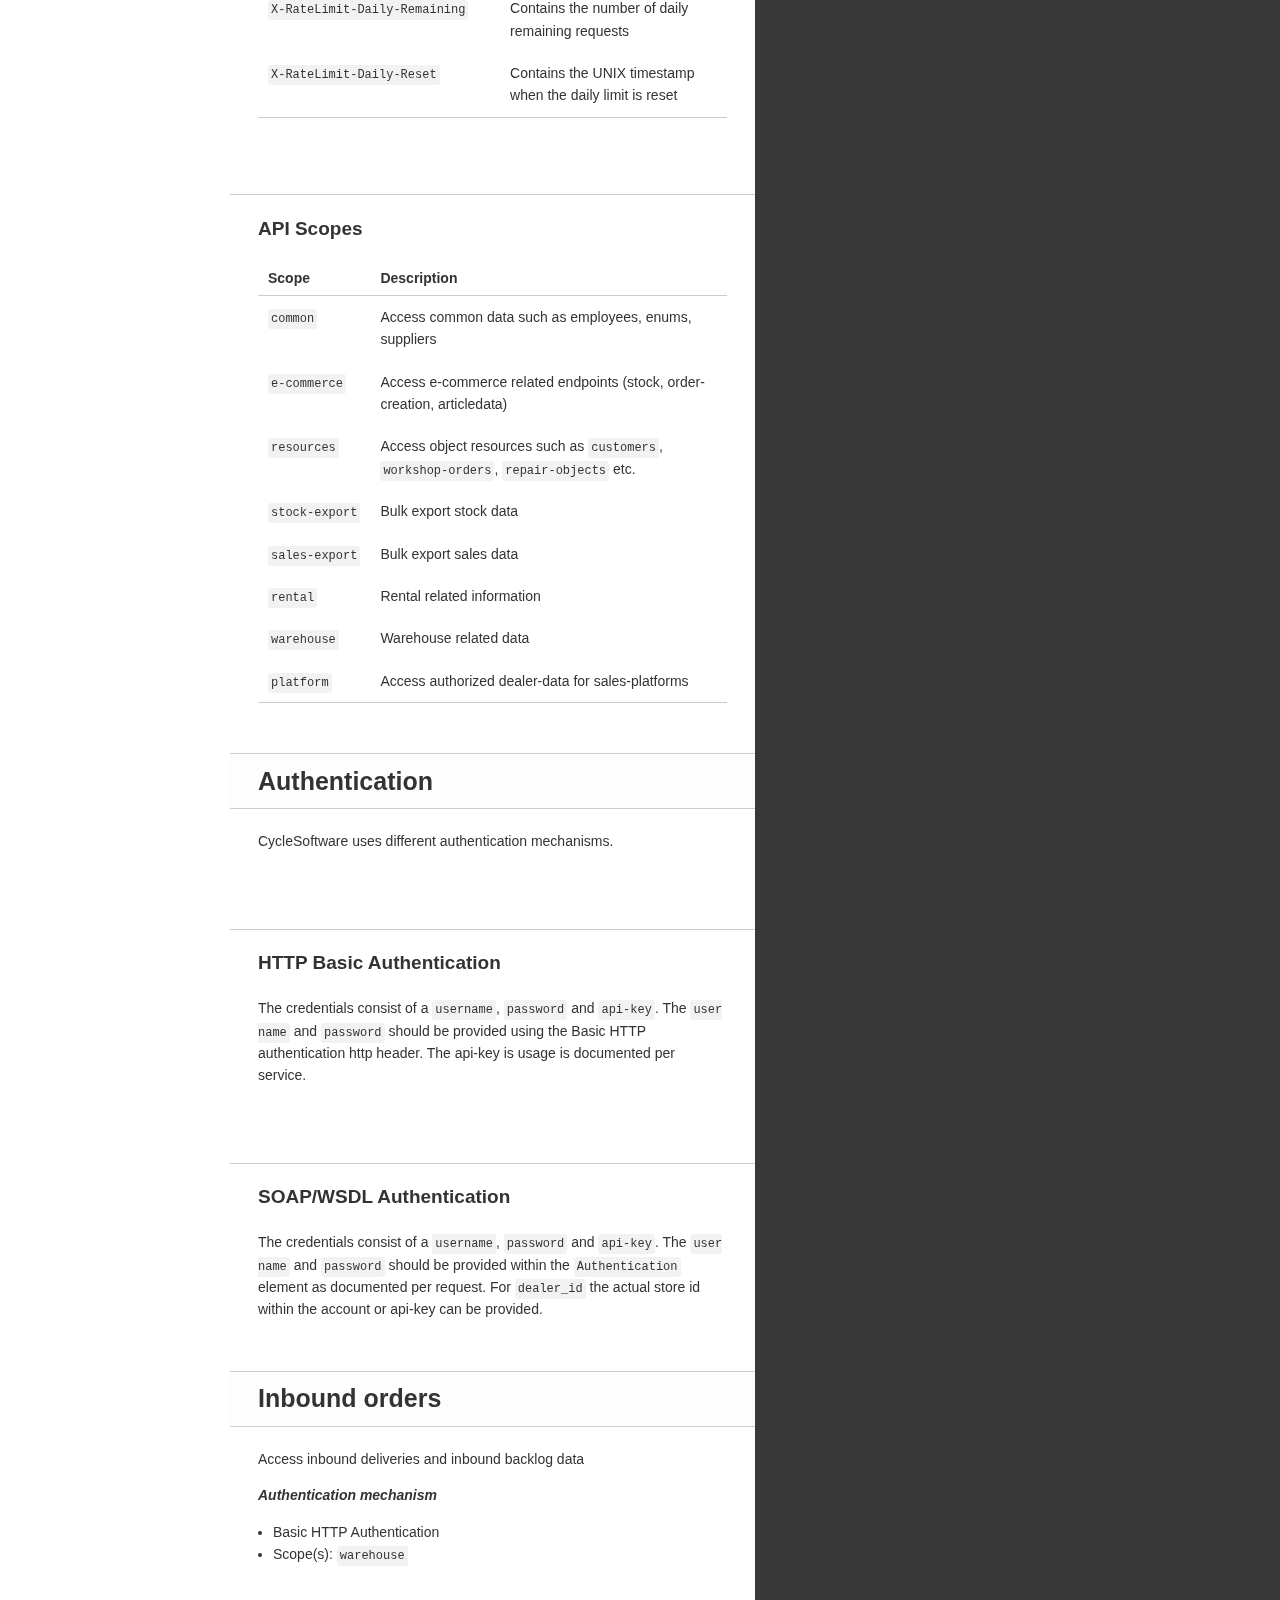
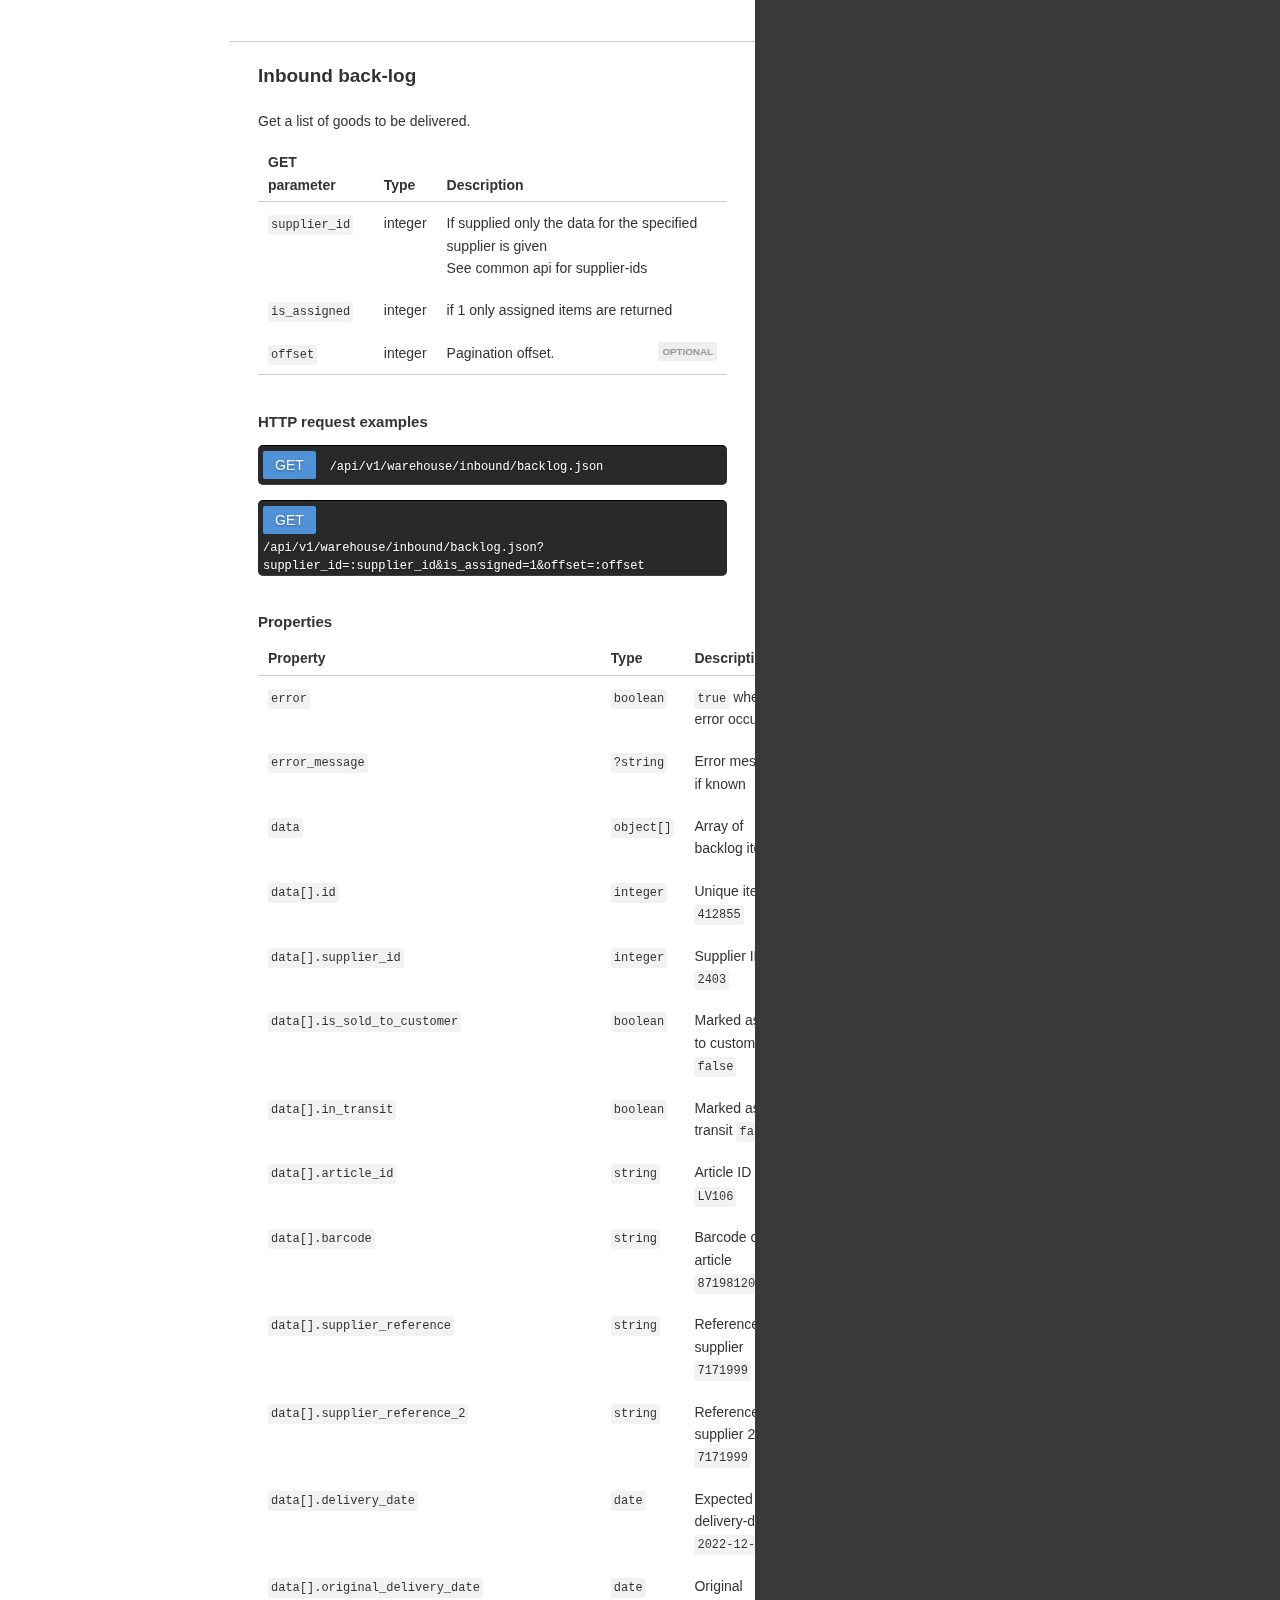
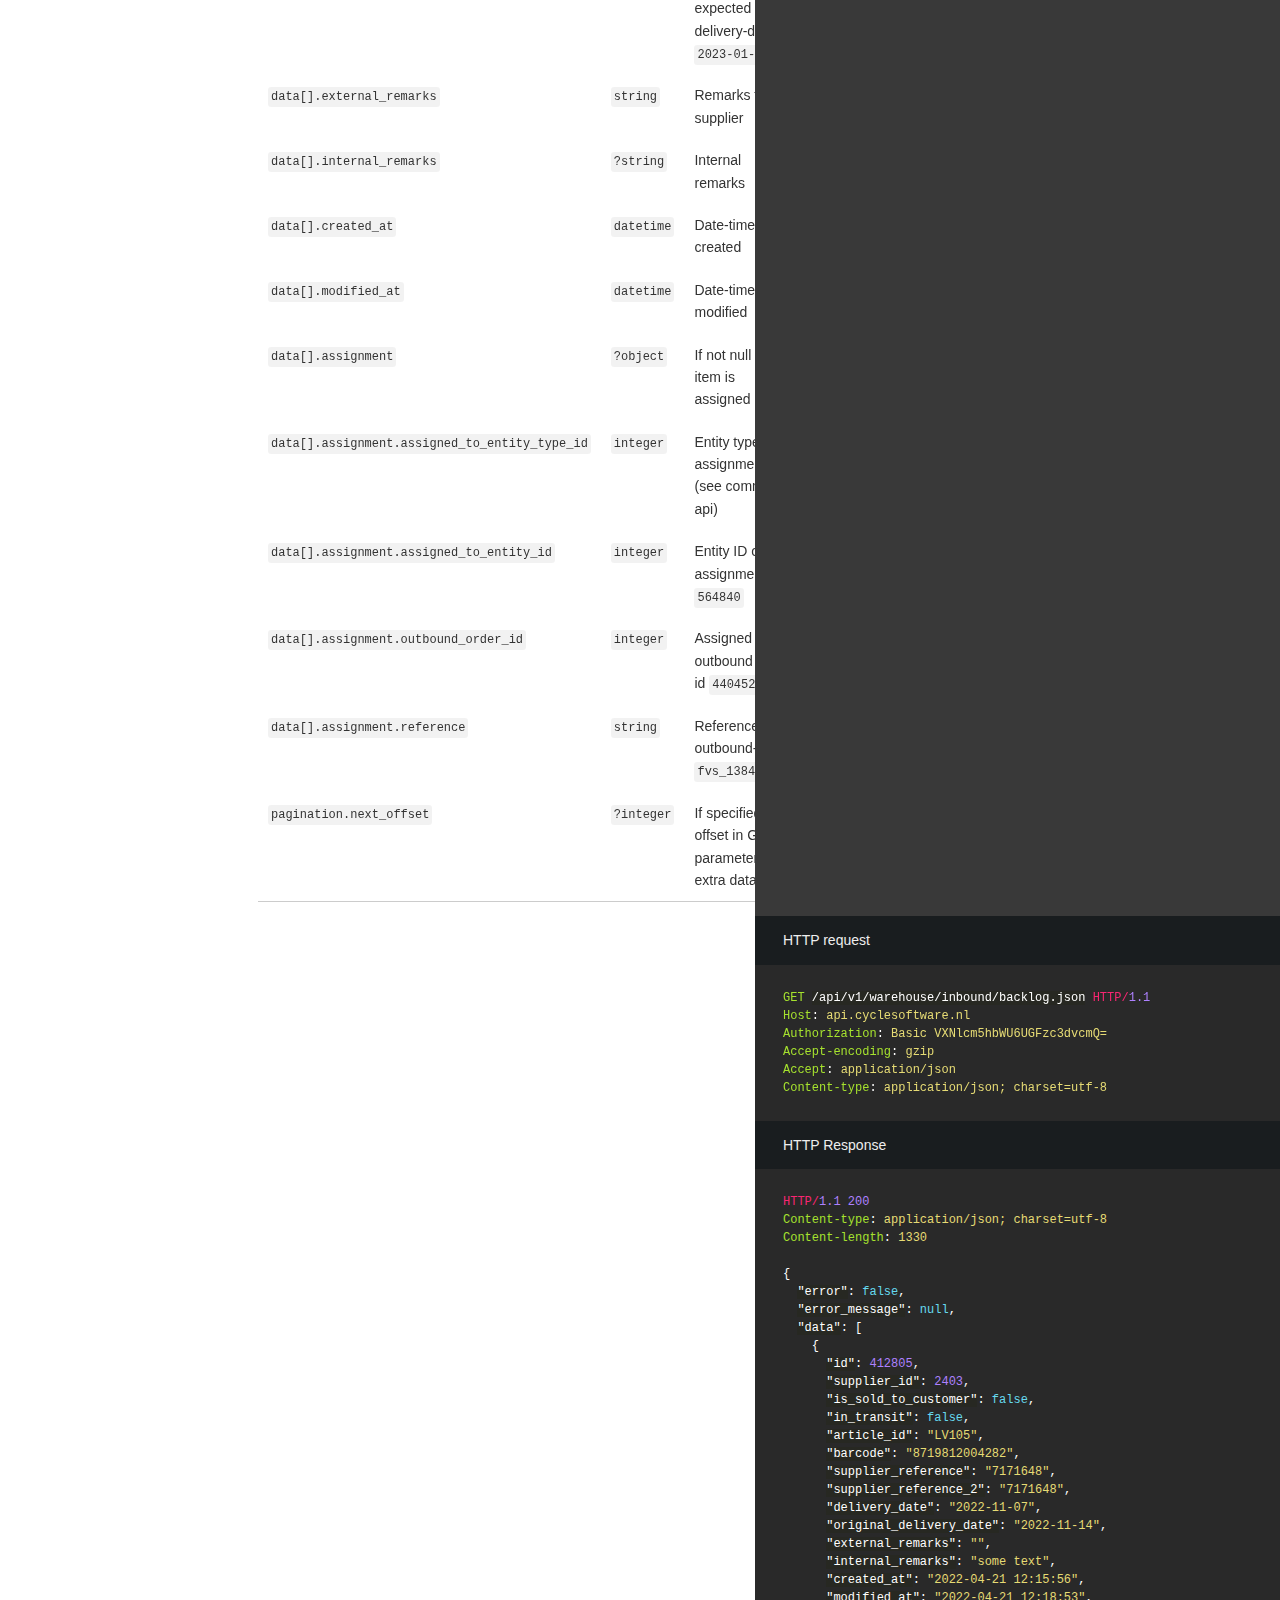
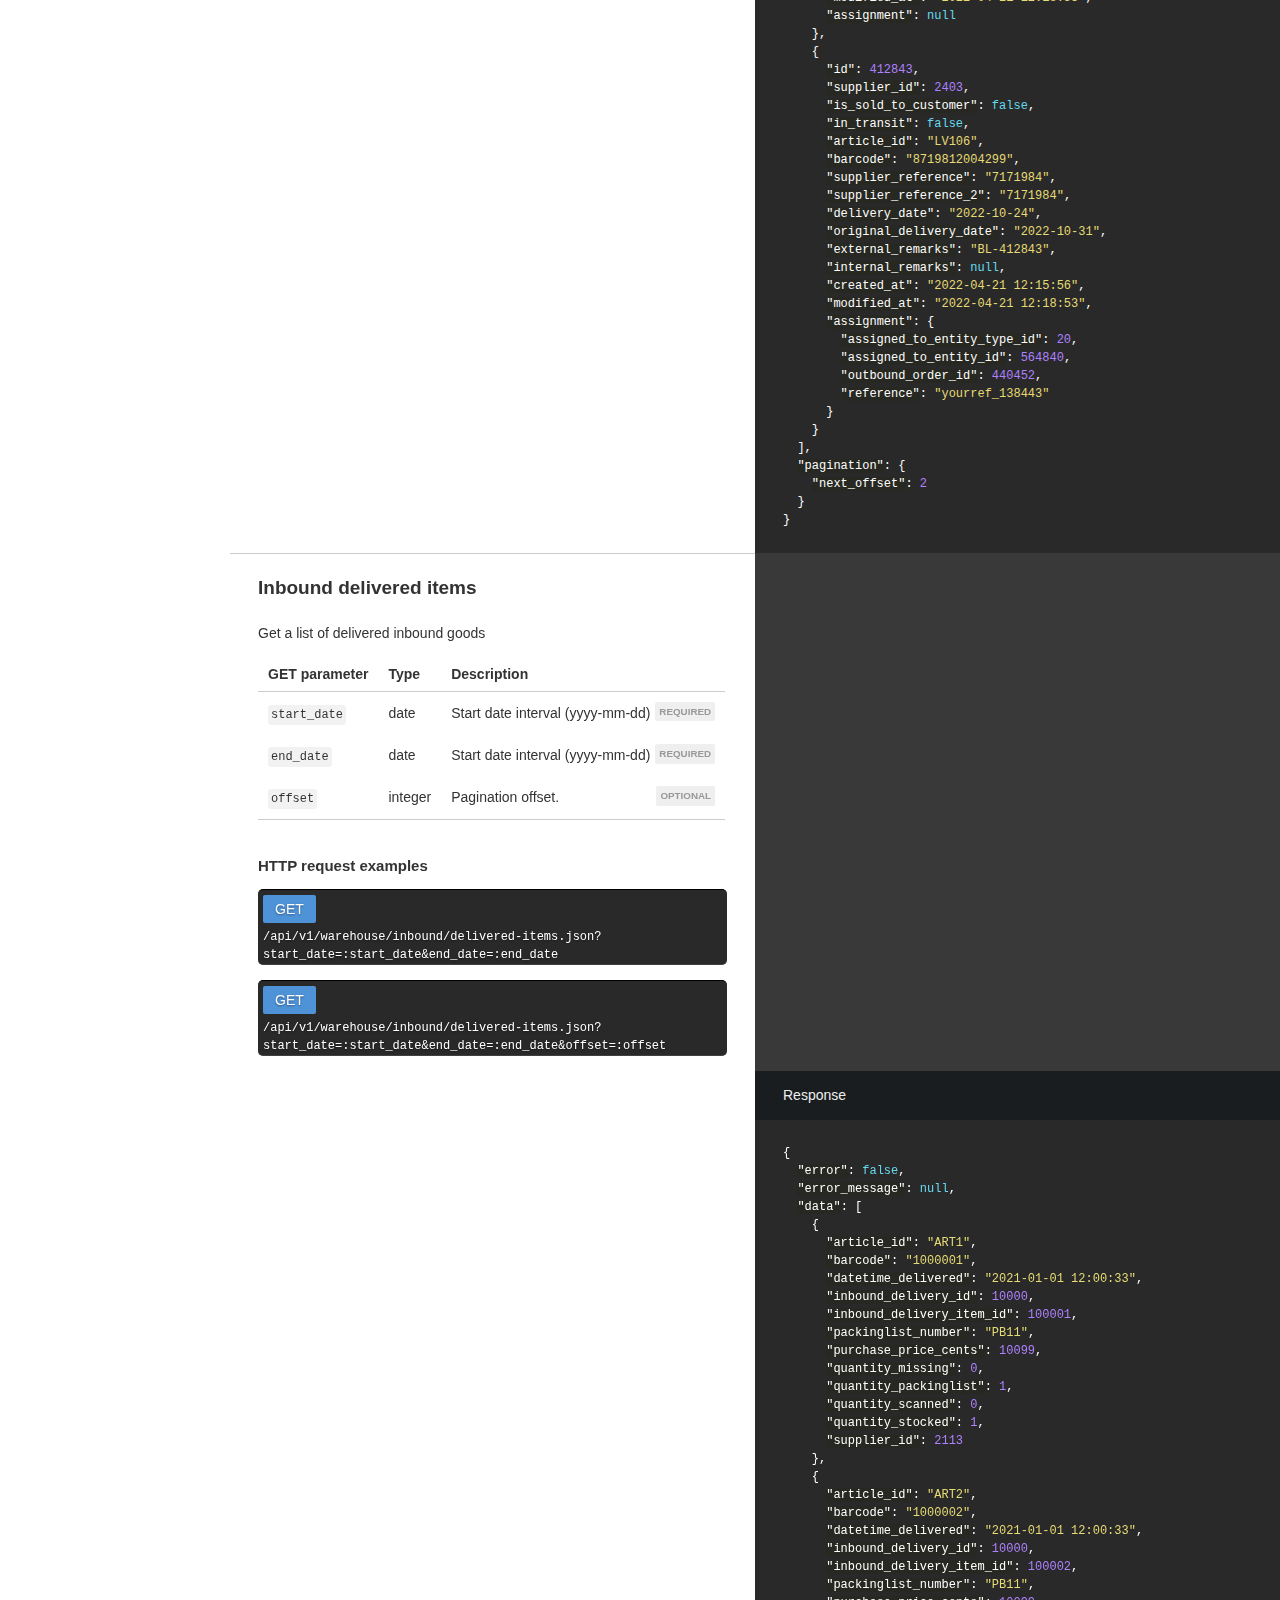
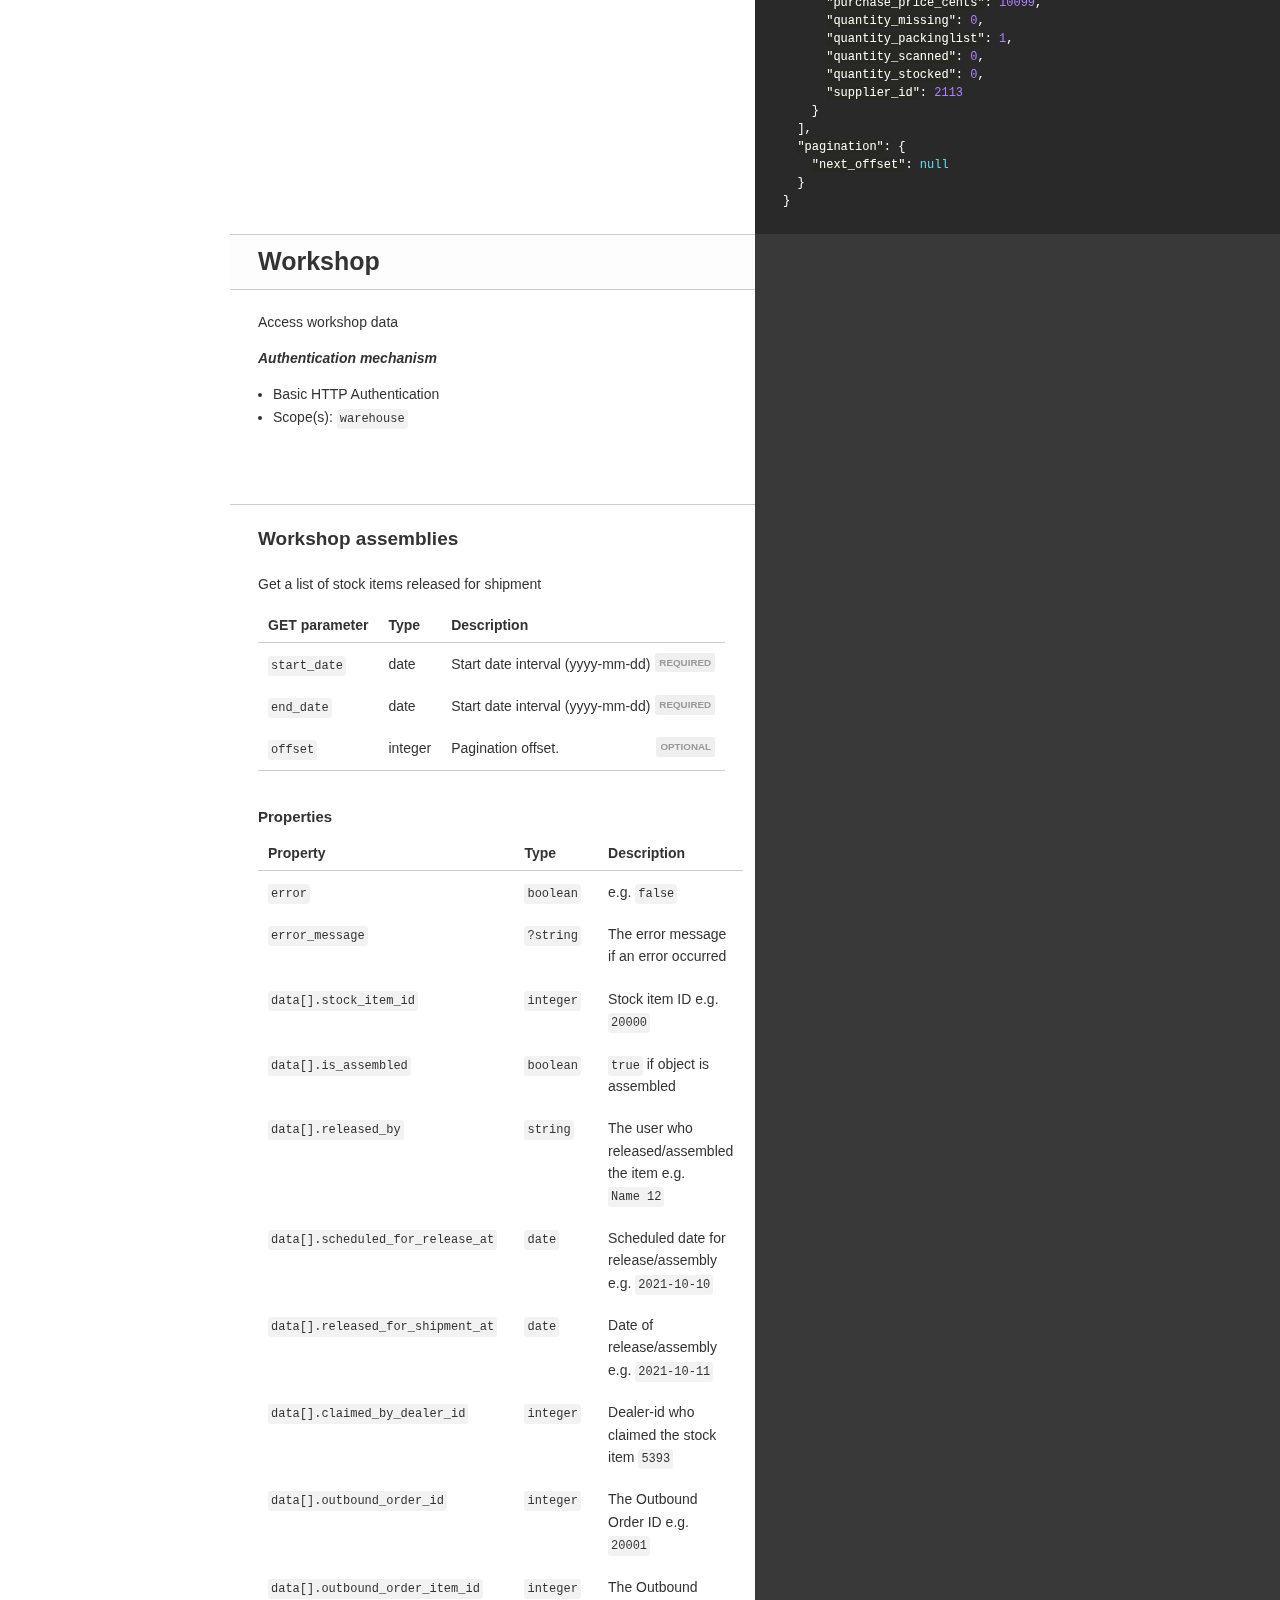
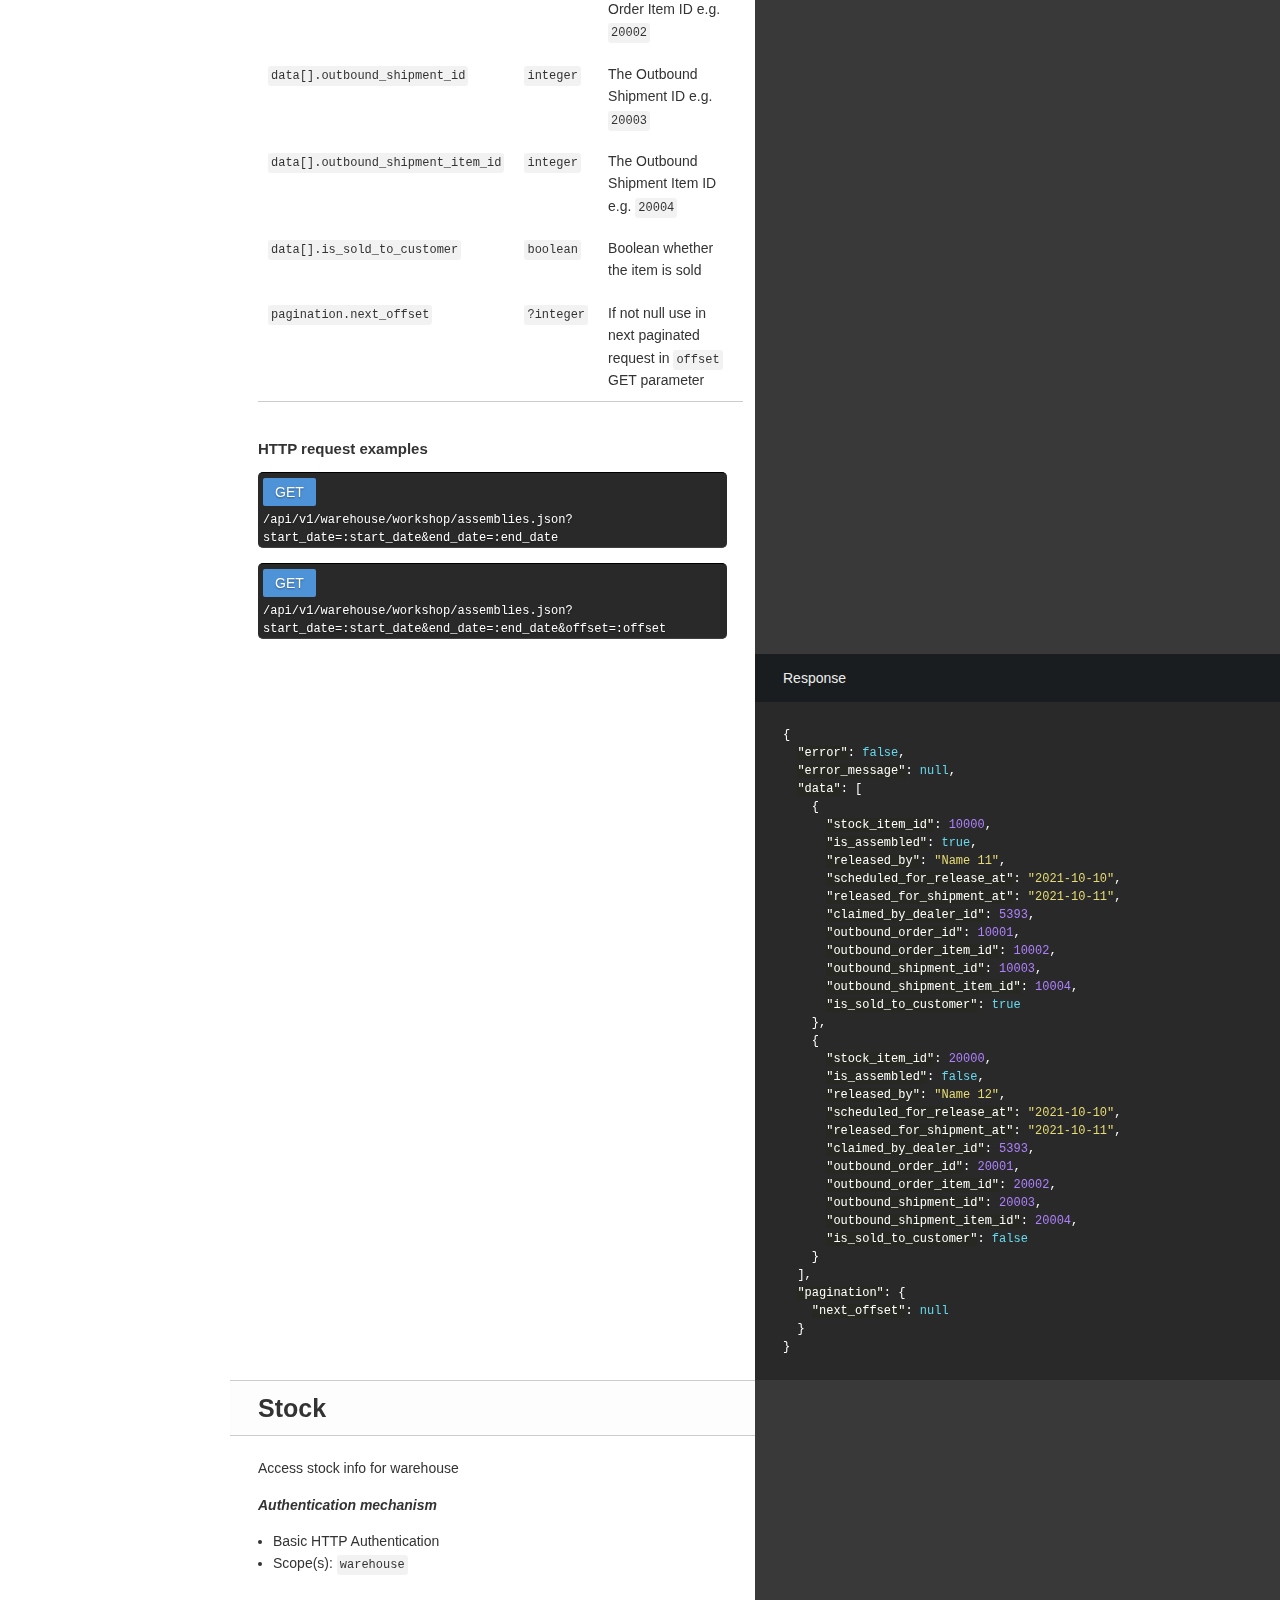
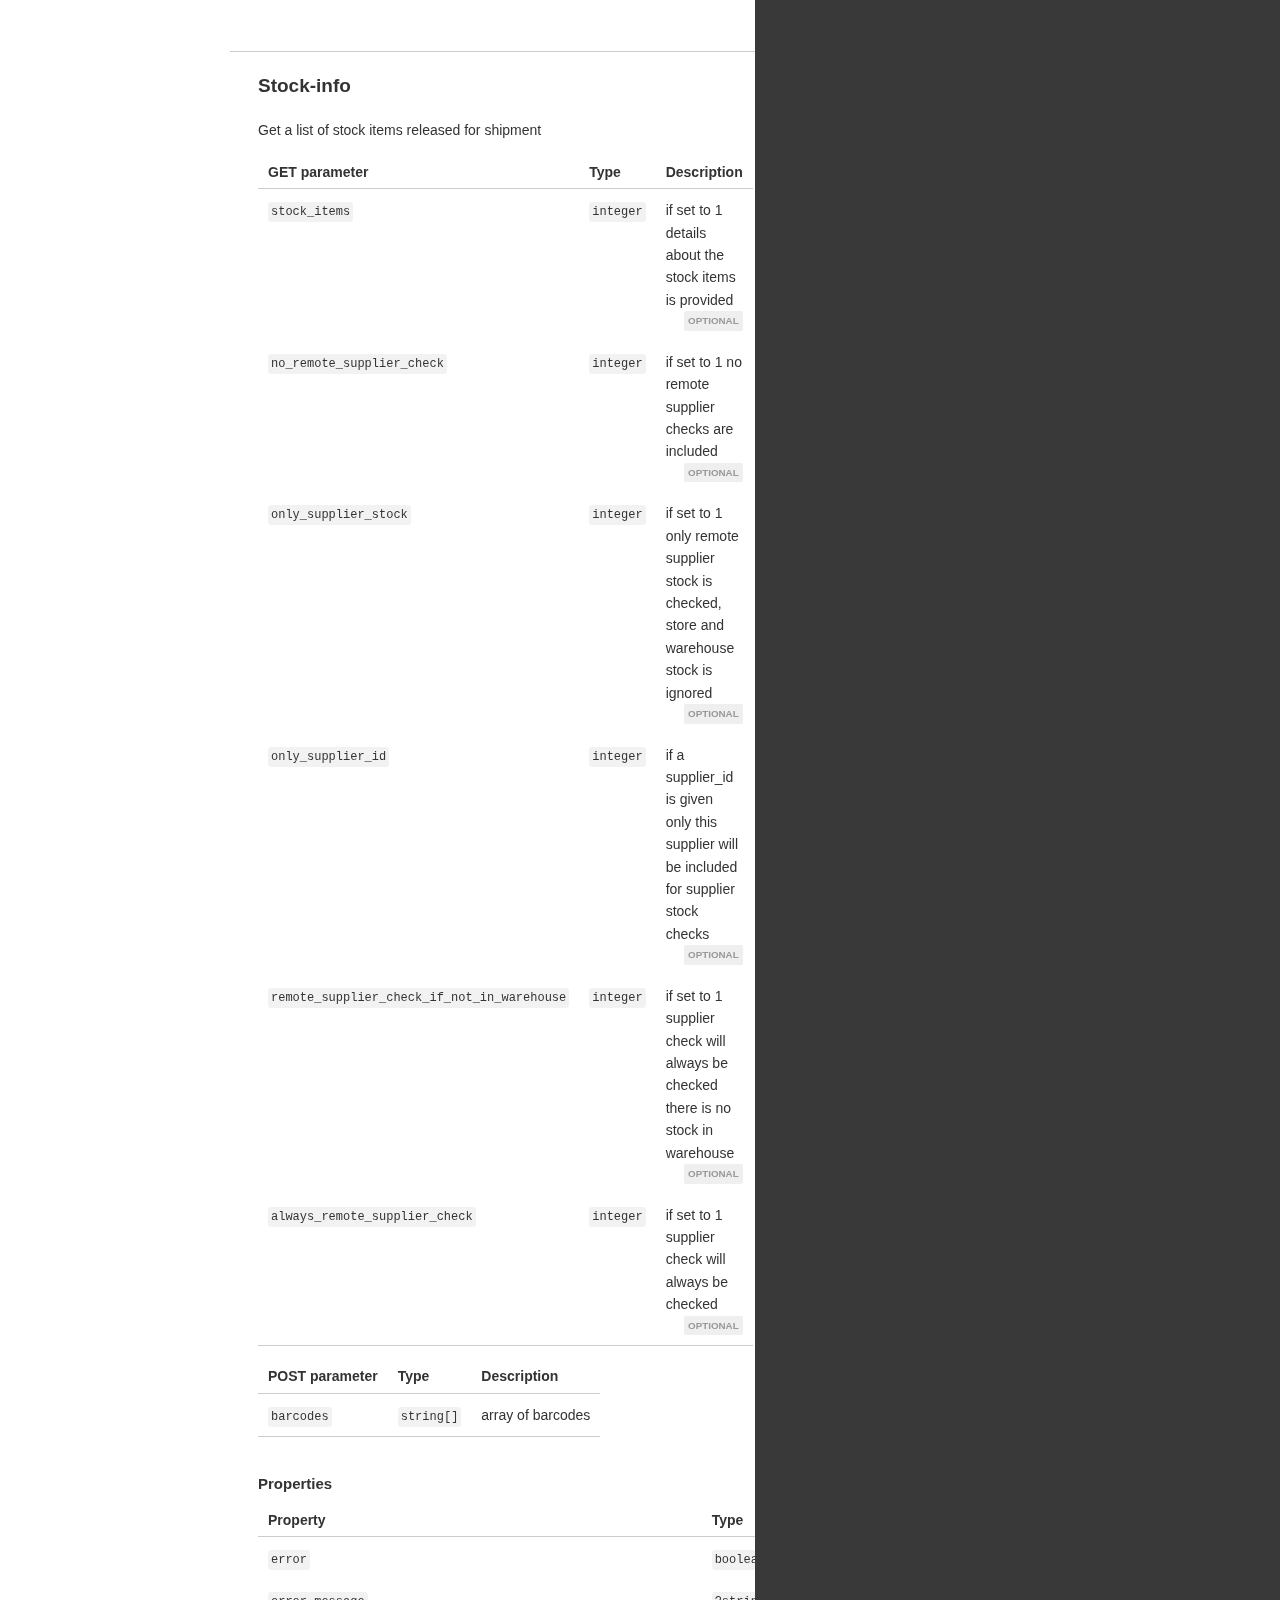
<file: docs/warehouse.html>
<!doctype html>
<html>
  <head>
    <meta charset="utf-8">
    <meta content="IE=edge,chrome=1" http-equiv="X-UA-Compatible">
    <meta name="viewport" content="width=device-width, initial-scale=1, maximum-scale=1">
    <title>CycleSoftware Warehouse API documentation</title>

    <link rel="icon" href="images/favicon-32x32-fe8fe4b0.png" sizes="32x32" />
    <link rel="icon" href="images/favicon-192x192.png" sizes="192x192" />
    <link rel="apple-touch-icon-precomposed" href="images/favicon-180x180.png" />
    <meta name="msapplication-TileImage" content="images/favicon-270x270.png" />

    <style>
      .highlight table td { padding: 5px; }
.highlight table pre { margin: 0; }
.highlight .gh {
  color: #999999;
}
.highlight .sr {
  color: #f6aa11;
}
.highlight .go {
  color: #888888;
}
.highlight .gp {
  color: #555555;
}
.highlight .gs {
}
.highlight .gu {
  color: #aaaaaa;
}
.highlight .nb {
  color: #f6aa11;
}
.highlight .cm {
  color: #75715e;
}
.highlight .cp {
  color: #75715e;
}
.highlight .c1 {
  color: #75715e;
}
.highlight .cs {
  color: #75715e;
}
.highlight .c, .highlight .ch, .highlight .cd, .highlight .cpf {
  color: #75715e;
}
.highlight .err {
  color: #960050;
}
.highlight .gr {
  color: #960050;
}
.highlight .gt {
  color: #960050;
}
.highlight .gd {
  color: #49483e;
}
.highlight .gi {
  color: #49483e;
}
.highlight .ge {
  color: #49483e;
}
.highlight .kc {
  color: #66d9ef;
}
.highlight .kd {
  color: #66d9ef;
}
.highlight .kr {
  color: #66d9ef;
}
.highlight .no {
  color: #66d9ef;
}
.highlight .kt {
  color: #66d9ef;
}
.highlight .mf {
  color: #ae81ff;
}
.highlight .mh {
  color: #ae81ff;
}
.highlight .il {
  color: #ae81ff;
}
.highlight .mi {
  color: #ae81ff;
}
.highlight .mo {
  color: #ae81ff;
}
.highlight .m, .highlight .mb, .highlight .mx {
  color: #ae81ff;
}
.highlight .sc {
  color: #ae81ff;
}
.highlight .se {
  color: #ae81ff;
}
.highlight .ss {
  color: #ae81ff;
}
.highlight .sd {
  color: #e6db74;
}
.highlight .s2 {
  color: #e6db74;
}
.highlight .sb {
  color: #e6db74;
}
.highlight .sh {
  color: #e6db74;
}
.highlight .si {
  color: #e6db74;
}
.highlight .sx {
  color: #e6db74;
}
.highlight .s1 {
  color: #e6db74;
}
.highlight .s, .highlight .sa, .highlight .dl {
  color: #e6db74;
}
.highlight .na {
  color: #a6e22e;
}
.highlight .nc {
  color: #a6e22e;
}
.highlight .nd {
  color: #a6e22e;
}
.highlight .ne {
  color: #a6e22e;
}
.highlight .nf, .highlight .fm {
  color: #a6e22e;
}
.highlight .vc {
  color: #ffffff;
  background-color: #272822;
}
.highlight .nn {
  color: #ffffff;
  background-color: #272822;
}
.highlight .nl {
  color: #ffffff;
  background-color: #272822;
}
.highlight .ni {
  color: #ffffff;
  background-color: #272822;
}
.highlight .bp {
  color: #ffffff;
  background-color: #272822;
}
.highlight .vg {
  color: #ffffff;
  background-color: #272822;
}
.highlight .vi {
  color: #ffffff;
  background-color: #272822;
}
.highlight .nv, .highlight .vm {
  color: #ffffff;
  background-color: #272822;
}
.highlight .w {
  color: #ffffff;
  background-color: #272822;
}
.highlight {
  color: #ffffff;
  background-color: #272822;
}
.highlight .n, .highlight .py, .highlight .nx {
  color: #ffffff;
  background-color: #272822;
}
.highlight .ow {
  color: #f92672;
}
.highlight .nt {
  color: #f92672;
}
.highlight .k, .highlight .kv {
  color: #f92672;
}
.highlight .kn {
  color: #f92672;
}
.highlight .kp {
  color: #f92672;
}
.highlight .o {
  color: #f92672;
}
    </style>
    <link href="stylesheets/screen-ab12f221.css" rel="stylesheet" media="screen" />
    <link href="stylesheets/print-c427a123.css" rel="stylesheet" media="print" />
      <script src="javascripts/all-c5541673.js"></script>
  </head>

  <body class="warehouse" data-languages="[&quot;code&quot;]">
    <a href="#" id="nav-button">
      <span>
        NAV
        <img src="images/navbar-cad8cdcb.png" alt="" />
      </span>
    </a>
    <div class="toc-wrapper">
      <a href="#" class="logo">
        <img src="images/logo-transparant-e28903f5.png" alt="" />
      </a>
        <div class="lang-selector">
              <a href="#" data-language-name="code">Code</a>
        </div>
        <div class="search">
          <input type="text" class="search" id="input-search" placeholder="Search">
        </div>
        <ul class="search-results"></ul>
      <ul id="toc" class="toc-list-h1">
          <li>
            <a href="#introduction" class="toc-h1 toc-link" data-title="Introduction">Introduction</a>
              <ul class="toc-list-h2">
                  <li>
                    <a href="#introduction-api-endpoints" class="toc-h2 toc-link" data-title="API endpoints">API endpoints</a>
                  </li>
                  <li>
                    <a href="#introduction-requirements" class="toc-h2 toc-link" data-title="Requirements">Requirements</a>
                  </li>
                  <li>
                    <a href="#introduction-request-response-format" class="toc-h2 toc-link" data-title="Request/Response Format">Request/Response Format</a>
                  </li>
                  <li>
                    <a href="#introduction-errors" class="toc-h2 toc-link" data-title="Errors">Errors</a>
                  </li>
                  <li>
                    <a href="#introduction-api-parameters" class="toc-h2 toc-link" data-title="API Parameters">API Parameters</a>
                  </li>
                  <li>
                    <a href="#introduction-api-pagination" class="toc-h2 toc-link" data-title="API Pagination">API Pagination</a>
                  </li>
                  <li>
                    <a href="#introduction-api-types" class="toc-h2 toc-link" data-title="API Types">API Types</a>
                  </li>
                  <li>
                    <a href="#introduction-api-limits" class="toc-h2 toc-link" data-title="API Limits">API Limits</a>
                  </li>
                  <li>
                    <a href="#introduction-api-scopes" class="toc-h2 toc-link" data-title="API Scopes">API Scopes</a>
                  </li>
              </ul>
          </li>
          <li>
            <a href="#authentication" class="toc-h1 toc-link" data-title="Authentication">Authentication</a>
              <ul class="toc-list-h2">
                  <li>
                    <a href="#authentication-http-basic-authentication" class="toc-h2 toc-link" data-title="HTTP Basic Authentication">HTTP Basic Authentication</a>
                  </li>
                  <li>
                    <a href="#authentication-soap-wsdl-authentication" class="toc-h2 toc-link" data-title="SOAP/WSDL Authentication">SOAP/WSDL Authentication</a>
                  </li>
              </ul>
          </li>
          <li>
            <a href="#inbound-orders" class="toc-h1 toc-link" data-title="Inbound orders">Inbound orders</a>
              <ul class="toc-list-h2">
                  <li>
                    <a href="#inbound-orders-inbound-back-log" class="toc-h2 toc-link" data-title="Inbound back-log">Inbound back-log</a>
                  </li>
                  <li>
                    <a href="#inbound-orders-inbound-delivered-items" class="toc-h2 toc-link" data-title="Inbound delivered items">Inbound delivered items</a>
                  </li>
              </ul>
          </li>
          <li>
            <a href="#workshop" class="toc-h1 toc-link" data-title="Workshop">Workshop</a>
              <ul class="toc-list-h2">
                  <li>
                    <a href="#workshop-workshop-assemblies" class="toc-h2 toc-link" data-title="Workshop assemblies">Workshop assemblies</a>
                  </li>
              </ul>
          </li>
          <li>
            <a href="#stock" class="toc-h1 toc-link" data-title="Stock">Stock</a>
              <ul class="toc-list-h2">
                  <li>
                    <a href="#stock-stock-info" class="toc-h2 toc-link" data-title="Stock-info">Stock-info</a>
                  </li>
                  <li>
                    <a href="#stock-stock-list-warehouse" class="toc-h2 toc-link" data-title="Stock list Warehouse">Stock list Warehouse</a>
                  </li>
                  <li>
                    <a href="#stock-stock-list-pos" class="toc-h2 toc-link" data-title="Stock list POS">Stock list POS</a>
                  </li>
              </ul>
          </li>
          <li>
            <a href="#outbound-orders" class="toc-h1 toc-link" data-title="Outbound orders">Outbound orders</a>
              <ul class="toc-list-h2">
                  <li>
                    <a href="#outbound-orders-open-order-items" class="toc-h2 toc-link" data-title="Open order items">Open order items</a>
                  </li>
                  <li>
                    <a href="#outbound-orders-convert-pool-to-regular" class="toc-h2 toc-link" data-title="Convert pool to regular">Convert pool to regular</a>
                  </li>
                  <li>
                    <a href="#outbound-orders-cancel-order" class="toc-h2 toc-link" data-title="Cancel order">Cancel order</a>
                  </li>
              </ul>
          </li>
          <li>
            <a href="#shipments" class="toc-h1 toc-link" data-title="Shipments">Shipments</a>
              <ul class="toc-list-h2">
                  <li>
                    <a href="#shipments-delivery-status-for-object-item-id" class="toc-h2 toc-link" data-title="Delivery status for object item id">Delivery status for object item id</a>
                  </li>
              </ul>
          </li>
          <li>
            <a href="#warehouse" class="toc-h1 toc-link" data-title="Warehouse">Warehouse</a>
              <ul class="toc-list-h2">
                  <li>
                    <a href="#warehouse-available-locations" class="toc-h2 toc-link" data-title="Available locations">Available locations</a>
                  </li>
              </ul>
          </li>
          <li>
            <a href="#webhooks" class="toc-h1 toc-link" data-title="Webhooks">Webhooks</a>
              <ul class="toc-list-h2">
                  <li>
                    <a href="#webhooks-available-locations-webhook-request" class="toc-h2 toc-link" data-title="Webhook request">Webhook request</a>
                  </li>
                  <li>
                    <a href="#webhooks-available-locations-payload-structure" class="toc-h2 toc-link" data-title="Payload structure">Payload structure</a>
                  </li>
                  <li>
                    <a href="#webhooks-outbound-orders" class="toc-h2 toc-link" data-title="Outbound orders">Outbound orders</a>
                  </li>
                  <li>
                    <a href="#webhooks-warehouse-stock-item" class="toc-h2 toc-link" data-title="Warehouse stock item">Warehouse stock item</a>
                  </li>
              </ul>
          </li>
      </ul>
        <ul class="toc-footer">
            <li><a href="/" target="_blank">Main documentation</a></li>
            <li><a href="https://cyclesoftware.nl/" target="_blank">CycleSoftware</a></li>
            <li><a href="https://github.com/CycleSoftware/cyclesoftware.github.io">Contributing to the Docs</a></li>
        </ul>
    </div>
    <div class="page-wrapper">
      <div class="dark-box"></div>
      <div class="content">
        <h1 id='introduction'>Introduction</h1>
<p>Welcome to the CycleSoftware API documentation</p>

<p><strong>Documentation overview</strong></p>

<ul>
<li><a href="./">CycleSoftware API docs</a></li>
<li><a href="warehouse.html">Warehouse API docs</a></li>
<li><a href="supplier.html">Supplier integration API docs</a></li>
<li><a href="platform.html">Stock platform API docs</a></li>
<li><a href="https://github.com/CycleSoftware/oauth2-twsc/">TWSC API docs</a></li>
</ul>
<h2 id='introduction-api-endpoints'>API endpoints</h2>
<p>Use the API endpoint hosts according to the country of your account;</p>

<table><thead>
<tr>
<th>Country code</th>
<th>API endpoint host</th>
</tr>
</thead><tbody>
<tr>
<td><code>NL</code></td>
<td><code>api.cyclesoftware.nl</code></td>
</tr>
<tr>
<td><code>BE</code></td>
<td><code>api.cyclesoftware.be</code></td>
</tr>
<tr>
<td><code>FR</code></td>
<td><code>api.cyclesoftware.fr</code></td>
</tr>
<tr>
<td><code>other</code></td>
<td><code>api.cyclesoftware.nl</code></td>
</tr>
</tbody></table>
<h2 id='introduction-requirements'>Requirements</h2>
<p>To use the APIs you&#39;ll need API credentials. The API credentials are provided by CS or available in your account.</p>

<ul>
<li>You should access the API over HTTPS</li>
<li>Where possible use Accept-encoding: gzip. For data api&#39;s this might be required.</li>
</ul>

<aside class="notice">
  Contact <a href="mailto:support@cyclesoftware.nl">support</a> for more information about the API credentials
</aside>
<h2 id='introduction-request-response-format'>Request/Response Format</h2>
<p>The APIs consist of SOAP/WSDL webservices and JSON endpoints.</p>

<p>The default response format is JSON. Requests with a message-body use plain JSON to set or update resource attributes.
Successful requests will return a <code>200 OK</code> HTTP status.</p>
<h2 id='introduction-errors'>Errors</h2>
<p>Occasionally you might encounter errors when accessing the REST API. There are four possible types:</p>

<table><thead>
<tr>
<th>Error Code</th>
<th>Error Type</th>
</tr>
</thead><tbody>
<tr>
<td><code>400 Bad Request</code></td>
<td>Invalid request, e.g. using an unsupported HTTP method, or GET variable</td>
</tr>
<tr>
<td><code>401 Unauthorized</code></td>
<td>Authentication or permission error, e.g. incorrect credentials</td>
</tr>
<tr>
<td><code>403 Forbidden</code></td>
<td>Authentication or permission error</td>
</tr>
<tr>
<td><code>404 Not Found</code></td>
<td>Requests to resources that don&#39;t exist or are missing</td>
</tr>
<tr>
<td><code>429 Too Many Requests</code></td>
<td>API limit reached, see api limiting</td>
</tr>
<tr>
<td><code>500 Internal Server Error</code></td>
<td>Server error</td>
</tr>
</tbody></table>

<blockquote>
<p>JSON error response</p>
</blockquote>
<div class="highlight"><pre class="highlight json tab-json"><code><span class="p">{</span><span class="w">
  </span><span class="nl">"error"</span><span class="p">:</span><span class="w"> </span><span class="kc">true</span><span class="p">,</span><span class="w">
  </span><span class="nl">"error_message"</span><span class="p">:</span><span class="w"> </span><span class="s2">"Unauthorized"</span><span class="w">
</span><span class="p">}</span><span class="w">
</span></code></pre></div>
<blockquote>
<p>XML error response</p>
</blockquote>
<div class="highlight"><pre class="highlight xml tab-xml"><code><span class="cp">&lt;?xml version="1.0"?&gt;</span>
<span class="nt">&lt;result&gt;</span>
  <span class="nt">&lt;error&gt;</span>1<span class="nt">&lt;/error&gt;</span>
  <span class="nt">&lt;error_message&gt;</span>Unauthorized<span class="nt">&lt;/error_message&gt;</span>
<span class="nt">&lt;/result&gt;</span>
</code></pre></div>
<blockquote>
<p>SOAP error response</p>
</blockquote>
<div class="highlight"><pre class="highlight xml tab-xml"><code><span class="cp">&lt;?xml version="1.0" encoding="UTF-8"?&gt;</span>
<span class="nt">&lt;SOAP-ENV:Envelope</span> <span class="na">xmlns:SOAP-ENV=</span><span class="s">"http://schemas.xmlsoap.org/soap/envelope/"</span><span class="nt">&gt;</span>
  <span class="nt">&lt;SOAP-ENV:Body&gt;</span>
    <span class="nt">&lt;SOAP-ENV:Fault&gt;</span>
      <span class="nt">&lt;faultcode&gt;</span>400<span class="nt">&lt;/faultcode&gt;</span>
      <span class="nt">&lt;faultstring&gt;</span>The problem description<span class="nt">&lt;/faultstring&gt;</span>
    <span class="nt">&lt;/SOAP-ENV:Fault&gt;</span>
  <span class="nt">&lt;/SOAP-ENV:Body&gt;</span>
<span class="nt">&lt;/SOAP-ENV:Envelope&gt;</span>
</code></pre></div>
<p>Errors return both an appropriate HTTP status code and response object which contains a <code>error</code>, and <code>error_message</code></p>
<h2 id='introduction-api-parameters'>API Parameters</h2>
<p>Almost all endpoints accept optional parameters which can be passed as an HTTP query string parameter,
e.g. <code>GET /v1/endpoint?status=completed</code>. All parameters are documented along each endpoint.</p>
<h2 id='introduction-api-pagination'>API Pagination</h2>
<p>For certain endpoints pagination is implemented. The mechanism differs per endpoint. But the default pagination
mechanism is as follows:</p>

<blockquote>
<p>JSON response</p>
</blockquote>
<div class="highlight"><pre class="highlight json tab-json"><code><span class="p">{</span><span class="w">
  </span><span class="nl">"error"</span><span class="p">:</span><span class="w"> </span><span class="kc">false</span><span class="p">,</span><span class="w">
  </span><span class="nl">"error_message"</span><span class="p">:</span><span class="w"> </span><span class="kc">null</span><span class="p">,</span><span class="w">
  </span><span class="nl">"data"</span><span class="p">:</span><span class="w"> </span><span class="p">[],</span><span class="w">
  </span><span class="nl">"pagination"</span><span class="p">:</span><span class="w"> </span><span class="p">{</span><span class="w">
    </span><span class="nl">"next_offset"</span><span class="p">:</span><span class="w"> </span><span class="mi">1000</span><span class="w">
  </span><span class="p">}</span><span class="w">
</span><span class="p">}</span><span class="w">
</span></code></pre></div>
<p><code>GET /v1/endpoint?offset=1000</code></p>

<p>In the response the next_offset is suggested. You can pass the next offset in the <code>offset</code> GET parameter.</p>
<h2 id='introduction-api-types'>API Types</h2>
<p>Some general information about responses:</p>

<ul>
<li>Amounts could be specified in cents (which will be clear by the fieldname) or with decimal-strings</li>
</ul>

<table><thead>
<tr>
<th>Scope</th>
<th>Description</th>
<th>Example</th>
</tr>
</thead><tbody>
<tr>
<td><code>string</code></td>
<td>An UTF-8 string of variadic length</td>
<td><code>Hello world!</code></td>
</tr>
<tr>
<td><code>boolean</code></td>
<td>Boolean <code>true</code> or <code>false</code></td>
<td><code>true</code></td>
</tr>
<tr>
<td><code>integer</code></td>
<td>64-bit signed integer</td>
<td><code>1212</code></td>
</tr>
<tr>
<td><code>decimal</code></td>
<td>Decimal number with 2 decimals e.g. <code>0.22</code></td>
<td><code>0.22</code></td>
</tr>
<tr>
<td><code>float</code></td>
<td>A floating-point number with <code>.</code> used as the separator</td>
<td><code>123.22</code></td>
</tr>
<tr>
<td><code>date</code></td>
<td>Date in <code>yyyy-mm-dd</code> format</td>
<td><code>2023-01-23</code></td>
</tr>
<tr>
<td><code>datetime</code></td>
<td>Datetime in <code>yyyy-mm-dd hh:mm:ss</code> format</td>
<td><code>2023-01-23 12:34:33</code></td>
</tr>
<tr>
<td><code>timestamp</code></td>
<td>UNIX timestamp (seconds since Unix Epoch)</td>
<td><code>1678348370</code></td>
</tr>
<tr>
<td><code>uuid</code></td>
<td>UUID string</td>
<td><code>20c5d026-68b3-11ec-90d6-0242ac120003</code></td>
</tr>
<tr>
<td><code>array</code></td>
<td>List of sub types</td>
<td><code>[10,22]</code></td>
</tr>
<tr>
<td><code>object</code></td>
<td>An object</td>
<td><code>{&quot;field&quot;: 1}</code></td>
</tr>
</tbody></table>

<aside class="notice">
Some fields may also contain a null value, which is annotated with the ? prefix.

For example, `?datetime` means that the following field may contain a valid `datetime` value, a `null`, or may not be
present in the request/response at all.
</aside>

<aside class="notice">
Additionally, some fields may be arrays, which is annotated with the `[]` suffix.

For example, `integer[]` represents an integer array.
</aside>

<aside class="notice">
Fields containing a monetary amount are usually specified in cents (which will be clear by the fieldname) or with decimal-strings. 
</aside>
<h2 id='introduction-api-limits'>API Limits</h2>
<p>Since may 2022 api-limits are introduced. For endpoints that implement limits the following HTTP response headers are
available.</p>

<p>If the limit is reached, the server will respond with an <code>HTTP 429 - Too Many Requests</code> error.</p>

<p>The following HTTP headers are present in an limited endpoint response</p>

<table><thead>
<tr>
<th>HTTP Response header</th>
<th>Description</th>
</tr>
</thead><tbody>
<tr>
<td><code>X-RateLimit-Minutely-Limit</code></td>
<td>Contains the number of allowed requests per minute</td>
</tr>
<tr>
<td><code>X-RateLimit-Minutely-Remaining</code></td>
<td>Contains the number of remaining requests available within moving minutely interval</td>
</tr>
<tr>
<td><code>X-RateLimit-Daily-Limit</code></td>
<td>Contains the number of daily allowed requests</td>
</tr>
<tr>
<td><code>X-RateLimit-Daily-Remaining</code></td>
<td>Contains the number of daily remaining requests</td>
</tr>
<tr>
<td><code>X-RateLimit-Daily-Reset</code></td>
<td>Contains the UNIX timestamp when the daily limit is reset</td>
</tr>
</tbody></table>
<h2 id='introduction-api-scopes'>API Scopes</h2>
<table><thead>
<tr>
<th>Scope</th>
<th>Description</th>
</tr>
</thead><tbody>
<tr>
<td><code>common</code></td>
<td>Access common data such as employees, enums, suppliers</td>
</tr>
<tr>
<td><code>e-commerce</code></td>
<td>Access e-commerce related endpoints (stock, order-creation, articledata)</td>
</tr>
<tr>
<td><code>resources</code></td>
<td>Access object resources such as <code>customers</code>, <code>workshop-orders</code>, <code>repair-objects</code> etc.</td>
</tr>
<tr>
<td><code>stock-export</code></td>
<td>Bulk export stock data</td>
</tr>
<tr>
<td><code>sales-export</code></td>
<td>Bulk export sales data</td>
</tr>
<tr>
<td><code>rental</code></td>
<td>Rental related information</td>
</tr>
<tr>
<td><code>warehouse</code></td>
<td>Warehouse related data</td>
</tr>
<tr>
<td><code>platform</code></td>
<td>Access authorized dealer-data for sales-platforms</td>
</tr>
</tbody></table>
<h1 id='authentication'>Authentication</h1>
<p>CycleSoftware uses different authentication mechanisms. </p>
<h2 id='authentication-http-basic-authentication'>HTTP Basic Authentication</h2>
<p>The credentials consist of a <code>username</code>, <code>password</code> and <code>api-key</code>. The <code>username</code> and <code>password</code> should be provided using the Basic HTTP authentication http header. The api-key is usage is documented per service.</p>
<h2 id='authentication-soap-wsdl-authentication'>SOAP/WSDL Authentication</h2>
<p>The credentials consist of a <code>username</code>, <code>password</code> and <code>api-key</code>. The <code>username</code> and <code>password</code> should be provided within the <code>Authentication</code> element as documented per request. For <code>dealer_id</code> the actual store id within the account or api-key can be provided.</p>
<h1 id='inbound-orders'>Inbound orders</h1>
<p>Access inbound deliveries and inbound backlog data</p>

<p><strong><em>Authentication mechanism</em></strong></p>

<ul>
<li>Basic HTTP Authentication</li>
<li>Scope(s): <code>warehouse</code></li>
</ul>
<h2 id='inbound-orders-inbound-back-log'>Inbound back-log</h2>
<p>Get a list of goods to be delivered.</p>

<table><thead>
<tr>
<th>GET parameter</th>
<th>Type</th>
<th>Description</th>
</tr>
</thead><tbody>
<tr>
<td><code>supplier_id</code></td>
<td>integer</td>
<td>If supplied only the data for the specified supplier is given<br/>See common api for supplier-ids</td>
</tr>
<tr>
<td><code>is_assigned</code></td>
<td>integer</td>
<td>if 1 only assigned items are returned</td>
</tr>
<tr>
<td><code>offset</code></td>
<td>integer</td>
<td>Pagination offset. <i class="label label-info">optional</i></td>
</tr>
</tbody></table>
<h3 id='inbound-orders-inbound-back-log-http-request-examples'>HTTP request examples</h3>
<div class="api-endpoint">
    <div class="endpoint-data">
        <i class="label label-post">GET</i>
        <h6>/api/v1/warehouse/inbound/backlog.json</h6>
    </div>
</div>

<div class="api-endpoint">
    <div class="endpoint-data">
        <i class="label label-post">GET</i>
        <h6>/api/v1/warehouse/inbound/backlog.json?supplier_id=:supplier_id&is_assigned=1&offset=:offset</h6>
    </div>
</div>
<h3 id='inbound-orders-inbound-back-log-properties'>Properties</h3>
<table><thead>
<tr>
<th>Property</th>
<th>Type</th>
<th>Description</th>
</tr>
</thead><tbody>
<tr>
<td><code>error</code></td>
<td><code>boolean</code></td>
<td><code>true</code> when an error occured</td>
</tr>
<tr>
<td><code>error_message</code></td>
<td><code>?string</code></td>
<td>Error message if known</td>
</tr>
<tr>
<td><code>data</code></td>
<td><code>object[]</code></td>
<td>Array of backlog items</td>
</tr>
<tr>
<td><code>data[].id</code></td>
<td><code>integer</code></td>
<td>Unique item id <code>412855</code></td>
</tr>
<tr>
<td><code>data[].supplier_id</code></td>
<td><code>integer</code></td>
<td>Supplier ID <code>2403</code></td>
</tr>
<tr>
<td><code>data[].is_sold_to_customer</code></td>
<td><code>boolean</code></td>
<td>Marked as sold to customer <code>false</code></td>
</tr>
<tr>
<td><code>data[].in_transit</code></td>
<td><code>boolean</code></td>
<td>Marked as in transit <code>false</code></td>
</tr>
<tr>
<td><code>data[].article_id</code></td>
<td><code>string</code></td>
<td>Article ID <code>LV106</code></td>
</tr>
<tr>
<td><code>data[].barcode</code></td>
<td><code>string</code></td>
<td>Barcode of article <code>8719812004299</code></td>
</tr>
<tr>
<td><code>data[].supplier_reference</code></td>
<td><code>string</code></td>
<td>Reference of supplier <code>7171999</code></td>
</tr>
<tr>
<td><code>data[].supplier_reference_2</code></td>
<td><code>string</code></td>
<td>Reference of supplier 2 <code>7171999</code></td>
</tr>
<tr>
<td><code>data[].delivery_date</code></td>
<td><code>date</code></td>
<td>Expected delivery-date <code>2022-12-26</code></td>
</tr>
<tr>
<td><code>data[].original_delivery_date</code></td>
<td><code>date</code></td>
<td>Original expected delivery-date <code>2023-01-02</code></td>
</tr>
<tr>
<td><code>data[].external_remarks</code></td>
<td><code>string</code></td>
<td>Remarks from supplier</td>
</tr>
<tr>
<td><code>data[].internal_remarks</code></td>
<td><code>?string</code></td>
<td>Internal remarks</td>
</tr>
<tr>
<td><code>data[].created_at</code></td>
<td><code>datetime</code></td>
<td>Date-time created</td>
</tr>
<tr>
<td><code>data[].modified_at</code></td>
<td><code>datetime</code></td>
<td>Date-time modified</td>
</tr>
<tr>
<td><code>data[].assignment</code></td>
<td><code>?object</code></td>
<td>If not null the item is assigned</td>
</tr>
<tr>
<td><code>data[].assignment.assigned_to_entity_type_id</code></td>
<td><code>integer</code></td>
<td>Entity type assignment <code>20</code> (see common api)</td>
</tr>
<tr>
<td><code>data[].assignment.assigned_to_entity_id</code></td>
<td><code>integer</code></td>
<td>Entity ID of assignment <code>564840</code></td>
</tr>
<tr>
<td><code>data[].assignment.outbound_order_id</code></td>
<td><code>integer</code></td>
<td>Assigned outbound order id <code>440452</code></td>
</tr>
<tr>
<td><code>data[].assignment.reference</code></td>
<td><code>string</code></td>
<td>Reference of outbound-order <code>fvs_138443</code></td>
</tr>
<tr>
<td><code>pagination.next_offset</code></td>
<td><code>?integer</code></td>
<td>If specified use offset in GET parameter for extra data</td>
</tr>
</tbody></table>

<blockquote>
<p>HTTP request</p>
</blockquote>
<div class="highlight"><pre class="highlight http tab-http"><code><span class="nf">GET</span> <span class="nn">/api/v1/warehouse/inbound/backlog.json</span> <span class="k">HTTP</span><span class="o">/</span><span class="m">1.1</span>
<span class="na">Host</span><span class="p">:</span> <span class="s">api.cyclesoftware.nl</span>
<span class="na">Authorization</span><span class="p">:</span> <span class="s">Basic VXNlcm5hbWU6UGFzc3dvcmQ=</span>
<span class="na">Accept-encoding</span><span class="p">:</span> <span class="s">gzip</span>
<span class="na">Accept</span><span class="p">:</span> <span class="s">application/json</span>
<span class="na">Content-type</span><span class="p">:</span> <span class="s">application/json; charset=utf-8</span>
</code></pre></div>
<blockquote>
<p>HTTP Response</p>
</blockquote>
<div class="highlight"><pre class="highlight http tab-http"><code><span class="k">HTTP</span><span class="o">/</span><span class="m">1.1</span> <span class="m">200</span> 
<span class="na">Content-type</span><span class="p">:</span> <span class="s">application/json; charset=utf-8</span>
<span class="na">Content-length</span><span class="p">:</span> <span class="s">1330</span>

<span class="p">{</span><span class="w">
  </span><span class="nl">"error"</span><span class="p">:</span><span class="w"> </span><span class="kc">false</span><span class="p">,</span><span class="w">
  </span><span class="nl">"error_message"</span><span class="p">:</span><span class="w"> </span><span class="kc">null</span><span class="p">,</span><span class="w">
  </span><span class="nl">"data"</span><span class="p">:</span><span class="w"> </span><span class="p">[</span><span class="w">
    </span><span class="p">{</span><span class="w">
      </span><span class="nl">"id"</span><span class="p">:</span><span class="w"> </span><span class="mi">412805</span><span class="p">,</span><span class="w">
      </span><span class="nl">"supplier_id"</span><span class="p">:</span><span class="w"> </span><span class="mi">2403</span><span class="p">,</span><span class="w">
      </span><span class="nl">"is_sold_to_customer"</span><span class="p">:</span><span class="w"> </span><span class="kc">false</span><span class="p">,</span><span class="w">
      </span><span class="nl">"in_transit"</span><span class="p">:</span><span class="w"> </span><span class="kc">false</span><span class="p">,</span><span class="w">
      </span><span class="nl">"article_id"</span><span class="p">:</span><span class="w"> </span><span class="s2">"LV105"</span><span class="p">,</span><span class="w">
      </span><span class="nl">"barcode"</span><span class="p">:</span><span class="w"> </span><span class="s2">"8719812004282"</span><span class="p">,</span><span class="w">
      </span><span class="nl">"supplier_reference"</span><span class="p">:</span><span class="w"> </span><span class="s2">"7171648"</span><span class="p">,</span><span class="w">
      </span><span class="nl">"supplier_reference_2"</span><span class="p">:</span><span class="w"> </span><span class="s2">"7171648"</span><span class="p">,</span><span class="w">
      </span><span class="nl">"delivery_date"</span><span class="p">:</span><span class="w"> </span><span class="s2">"2022-11-07"</span><span class="p">,</span><span class="w">
      </span><span class="nl">"original_delivery_date"</span><span class="p">:</span><span class="w"> </span><span class="s2">"2022-11-14"</span><span class="p">,</span><span class="w">
      </span><span class="nl">"external_remarks"</span><span class="p">:</span><span class="w"> </span><span class="s2">""</span><span class="p">,</span><span class="w">
      </span><span class="nl">"internal_remarks"</span><span class="p">:</span><span class="w"> </span><span class="s2">"some text"</span><span class="p">,</span><span class="w">
      </span><span class="nl">"created_at"</span><span class="p">:</span><span class="w"> </span><span class="s2">"2022-04-21 12:15:56"</span><span class="p">,</span><span class="w">
      </span><span class="nl">"modified_at"</span><span class="p">:</span><span class="w"> </span><span class="s2">"2022-04-21 12:18:53"</span><span class="p">,</span><span class="w">
      </span><span class="nl">"assignment"</span><span class="p">:</span><span class="w"> </span><span class="kc">null</span><span class="w">
    </span><span class="p">},</span><span class="w">
    </span><span class="p">{</span><span class="w">
      </span><span class="nl">"id"</span><span class="p">:</span><span class="w"> </span><span class="mi">412843</span><span class="p">,</span><span class="w">
      </span><span class="nl">"supplier_id"</span><span class="p">:</span><span class="w"> </span><span class="mi">2403</span><span class="p">,</span><span class="w">
      </span><span class="nl">"is_sold_to_customer"</span><span class="p">:</span><span class="w"> </span><span class="kc">false</span><span class="p">,</span><span class="w">
      </span><span class="nl">"in_transit"</span><span class="p">:</span><span class="w"> </span><span class="kc">false</span><span class="p">,</span><span class="w">
      </span><span class="nl">"article_id"</span><span class="p">:</span><span class="w"> </span><span class="s2">"LV106"</span><span class="p">,</span><span class="w">
      </span><span class="nl">"barcode"</span><span class="p">:</span><span class="w"> </span><span class="s2">"8719812004299"</span><span class="p">,</span><span class="w">
      </span><span class="nl">"supplier_reference"</span><span class="p">:</span><span class="w"> </span><span class="s2">"7171984"</span><span class="p">,</span><span class="w">
      </span><span class="nl">"supplier_reference_2"</span><span class="p">:</span><span class="w"> </span><span class="s2">"7171984"</span><span class="p">,</span><span class="w">
      </span><span class="nl">"delivery_date"</span><span class="p">:</span><span class="w"> </span><span class="s2">"2022-10-24"</span><span class="p">,</span><span class="w">
      </span><span class="nl">"original_delivery_date"</span><span class="p">:</span><span class="w"> </span><span class="s2">"2022-10-31"</span><span class="p">,</span><span class="w">
      </span><span class="nl">"external_remarks"</span><span class="p">:</span><span class="w"> </span><span class="s2">"BL-412843"</span><span class="p">,</span><span class="w">
      </span><span class="nl">"internal_remarks"</span><span class="p">:</span><span class="w"> </span><span class="kc">null</span><span class="p">,</span><span class="w">
      </span><span class="nl">"created_at"</span><span class="p">:</span><span class="w"> </span><span class="s2">"2022-04-21 12:15:56"</span><span class="p">,</span><span class="w">
      </span><span class="nl">"modified_at"</span><span class="p">:</span><span class="w"> </span><span class="s2">"2022-04-21 12:18:53"</span><span class="p">,</span><span class="w">
      </span><span class="nl">"assignment"</span><span class="p">:</span><span class="w"> </span><span class="p">{</span><span class="w">
        </span><span class="nl">"assigned_to_entity_type_id"</span><span class="p">:</span><span class="w"> </span><span class="mi">20</span><span class="p">,</span><span class="w">
        </span><span class="nl">"assigned_to_entity_id"</span><span class="p">:</span><span class="w"> </span><span class="mi">564840</span><span class="p">,</span><span class="w">
        </span><span class="nl">"outbound_order_id"</span><span class="p">:</span><span class="w"> </span><span class="mi">440452</span><span class="p">,</span><span class="w">
        </span><span class="nl">"reference"</span><span class="p">:</span><span class="w"> </span><span class="s2">"yourref_138443"</span><span class="w">
      </span><span class="p">}</span><span class="w">
    </span><span class="p">}</span><span class="w">
  </span><span class="p">],</span><span class="w">
  </span><span class="nl">"pagination"</span><span class="p">:</span><span class="w"> </span><span class="p">{</span><span class="w">
    </span><span class="nl">"next_offset"</span><span class="p">:</span><span class="w"> </span><span class="mi">2</span><span class="w">
  </span><span class="p">}</span><span class="w">
</span><span class="p">}</span><span class="w">
</span></code></pre></div><h2 id='inbound-orders-inbound-delivered-items'>Inbound delivered items</h2>
<p>Get a list of delivered inbound goods</p>

<table><thead>
<tr>
<th>GET parameter</th>
<th>Type</th>
<th>Description</th>
</tr>
</thead><tbody>
<tr>
<td><code>start_date</code></td>
<td>date</td>
<td>Start date interval (yyyy-mm-dd) <i class="label label-info">required</i></td>
</tr>
<tr>
<td><code>end_date</code></td>
<td>date</td>
<td>Start date interval (yyyy-mm-dd) <i class="label label-info">required</i></td>
</tr>
<tr>
<td><code>offset</code></td>
<td>integer</td>
<td>Pagination offset. <i class="label label-info">optional</i></td>
</tr>
</tbody></table>
<h3 id='inbound-orders-inbound-delivered-items-http-request-examples'>HTTP request examples</h3>
<div class="api-endpoint">
    <div class="endpoint-data">
        <i class="label label-post">GET</i>
        <h6>/api/v1/warehouse/inbound/delivered-items.json?start_date=:start_date&end_date=:end_date</h6>
    </div>
</div>

<div class="api-endpoint">
    <div class="endpoint-data">
        <i class="label label-post">GET</i>
        <h6>/api/v1/warehouse/inbound/delivered-items.json?start_date=:start_date&end_date=:end_date&offset=:offset</h6>
    </div>
</div>

<blockquote>
<p>Response</p>
</blockquote>
<div class="highlight"><pre class="highlight json tab-json"><code><span class="p">{</span><span class="w">
  </span><span class="nl">"error"</span><span class="p">:</span><span class="w"> </span><span class="kc">false</span><span class="p">,</span><span class="w">
  </span><span class="nl">"error_message"</span><span class="p">:</span><span class="w"> </span><span class="kc">null</span><span class="p">,</span><span class="w">
  </span><span class="nl">"data"</span><span class="p">:</span><span class="w"> </span><span class="p">[</span><span class="w">
    </span><span class="p">{</span><span class="w">
      </span><span class="nl">"article_id"</span><span class="p">:</span><span class="w"> </span><span class="s2">"ART1"</span><span class="p">,</span><span class="w">
      </span><span class="nl">"barcode"</span><span class="p">:</span><span class="w"> </span><span class="s2">"1000001"</span><span class="p">,</span><span class="w">
      </span><span class="nl">"datetime_delivered"</span><span class="p">:</span><span class="w"> </span><span class="s2">"2021-01-01 12:00:33"</span><span class="p">,</span><span class="w">
      </span><span class="nl">"inbound_delivery_id"</span><span class="p">:</span><span class="w"> </span><span class="mi">10000</span><span class="p">,</span><span class="w">
      </span><span class="nl">"inbound_delivery_item_id"</span><span class="p">:</span><span class="w"> </span><span class="mi">100001</span><span class="p">,</span><span class="w">
      </span><span class="nl">"packinglist_number"</span><span class="p">:</span><span class="w"> </span><span class="s2">"PB11"</span><span class="p">,</span><span class="w">
      </span><span class="nl">"purchase_price_cents"</span><span class="p">:</span><span class="w"> </span><span class="mi">10099</span><span class="p">,</span><span class="w">
      </span><span class="nl">"quantity_missing"</span><span class="p">:</span><span class="w"> </span><span class="mi">0</span><span class="p">,</span><span class="w">
      </span><span class="nl">"quantity_packinglist"</span><span class="p">:</span><span class="w"> </span><span class="mi">1</span><span class="p">,</span><span class="w">
      </span><span class="nl">"quantity_scanned"</span><span class="p">:</span><span class="w"> </span><span class="mi">0</span><span class="p">,</span><span class="w">
      </span><span class="nl">"quantity_stocked"</span><span class="p">:</span><span class="w"> </span><span class="mi">1</span><span class="p">,</span><span class="w">
      </span><span class="nl">"supplier_id"</span><span class="p">:</span><span class="w"> </span><span class="mi">2113</span><span class="w">
    </span><span class="p">},</span><span class="w">
    </span><span class="p">{</span><span class="w">
      </span><span class="nl">"article_id"</span><span class="p">:</span><span class="w"> </span><span class="s2">"ART2"</span><span class="p">,</span><span class="w">
      </span><span class="nl">"barcode"</span><span class="p">:</span><span class="w"> </span><span class="s2">"1000002"</span><span class="p">,</span><span class="w">
      </span><span class="nl">"datetime_delivered"</span><span class="p">:</span><span class="w"> </span><span class="s2">"2021-01-01 12:00:33"</span><span class="p">,</span><span class="w">
      </span><span class="nl">"inbound_delivery_id"</span><span class="p">:</span><span class="w"> </span><span class="mi">10000</span><span class="p">,</span><span class="w">
      </span><span class="nl">"inbound_delivery_item_id"</span><span class="p">:</span><span class="w"> </span><span class="mi">100002</span><span class="p">,</span><span class="w">
      </span><span class="nl">"packinglist_number"</span><span class="p">:</span><span class="w"> </span><span class="s2">"PB11"</span><span class="p">,</span><span class="w">
      </span><span class="nl">"purchase_price_cents"</span><span class="p">:</span><span class="w"> </span><span class="mi">10099</span><span class="p">,</span><span class="w">
      </span><span class="nl">"quantity_missing"</span><span class="p">:</span><span class="w"> </span><span class="mi">0</span><span class="p">,</span><span class="w">
      </span><span class="nl">"quantity_packinglist"</span><span class="p">:</span><span class="w"> </span><span class="mi">1</span><span class="p">,</span><span class="w">
      </span><span class="nl">"quantity_scanned"</span><span class="p">:</span><span class="w"> </span><span class="mi">0</span><span class="p">,</span><span class="w">
      </span><span class="nl">"quantity_stocked"</span><span class="p">:</span><span class="w"> </span><span class="mi">0</span><span class="p">,</span><span class="w">
      </span><span class="nl">"supplier_id"</span><span class="p">:</span><span class="w"> </span><span class="mi">2113</span><span class="w">
    </span><span class="p">}</span><span class="w">
  </span><span class="p">],</span><span class="w">
  </span><span class="nl">"pagination"</span><span class="p">:</span><span class="w"> </span><span class="p">{</span><span class="w">
    </span><span class="nl">"next_offset"</span><span class="p">:</span><span class="w"> </span><span class="kc">null</span><span class="w">
  </span><span class="p">}</span><span class="w">
</span><span class="p">}</span><span class="w">
</span></code></pre></div><h1 id='workshop'>Workshop</h1>
<p>Access workshop data</p>

<p><strong><em>Authentication mechanism</em></strong></p>

<ul>
<li>Basic HTTP Authentication</li>
<li>Scope(s): <code>warehouse</code></li>
</ul>
<h2 id='workshop-workshop-assemblies'>Workshop assemblies</h2>
<p>Get a list of stock items released for shipment</p>

<table><thead>
<tr>
<th>GET parameter</th>
<th>Type</th>
<th>Description</th>
</tr>
</thead><tbody>
<tr>
<td><code>start_date</code></td>
<td>date</td>
<td>Start date interval (yyyy-mm-dd) <i class="label label-info">required</i></td>
</tr>
<tr>
<td><code>end_date</code></td>
<td>date</td>
<td>Start date interval (yyyy-mm-dd) <i class="label label-info">required</i></td>
</tr>
<tr>
<td><code>offset</code></td>
<td>integer</td>
<td>Pagination offset. <i class="label label-info">optional</i></td>
</tr>
</tbody></table>
<h3 id='workshop-workshop-assemblies-properties'>Properties</h3>
<table><thead>
<tr>
<th>Property</th>
<th>Type</th>
<th>Description</th>
</tr>
</thead><tbody>
<tr>
<td><code>error</code></td>
<td><code>boolean</code></td>
<td>e.g. <code>false</code></td>
</tr>
<tr>
<td><code>error_message</code></td>
<td><code>?string</code></td>
<td>The error message if an error occurred</td>
</tr>
<tr>
<td><code>data[].stock_item_id</code></td>
<td><code>integer</code></td>
<td>Stock item ID e.g. <code>20000</code></td>
</tr>
<tr>
<td><code>data[].is_assembled</code></td>
<td><code>boolean</code></td>
<td><code>true</code> if object is assembled</td>
</tr>
<tr>
<td><code>data[].released_by</code></td>
<td><code>string</code></td>
<td>The user who released/assembled the item e.g. <code>Name 12</code></td>
</tr>
<tr>
<td><code>data[].scheduled_for_release_at</code></td>
<td><code>date</code></td>
<td>Scheduled date for release/assembly e.g. <code>2021-10-10</code></td>
</tr>
<tr>
<td><code>data[].released_for_shipment_at</code></td>
<td><code>date</code></td>
<td>Date of release/assembly e.g. <code>2021-10-11</code></td>
</tr>
<tr>
<td><code>data[].claimed_by_dealer_id</code></td>
<td><code>integer</code></td>
<td>Dealer-id who claimed the stock item <code>5393</code></td>
</tr>
<tr>
<td><code>data[].outbound_order_id</code></td>
<td><code>integer</code></td>
<td>The Outbound Order ID e.g. <code>20001</code></td>
</tr>
<tr>
<td><code>data[].outbound_order_item_id</code></td>
<td><code>integer</code></td>
<td>The Outbound Order Item ID e.g. <code>20002</code></td>
</tr>
<tr>
<td><code>data[].outbound_shipment_id</code></td>
<td><code>integer</code></td>
<td>The Outbound Shipment ID e.g. <code>20003</code></td>
</tr>
<tr>
<td><code>data[].outbound_shipment_item_id</code></td>
<td><code>integer</code></td>
<td>The Outbound Shipment Item ID e.g. <code>20004</code></td>
</tr>
<tr>
<td><code>data[].is_sold_to_customer</code></td>
<td><code>boolean</code></td>
<td>Boolean whether the item is sold</td>
</tr>
<tr>
<td><code>pagination.next_offset</code></td>
<td><code>?integer</code></td>
<td>If not null use in next paginated request in <code>offset</code> GET parameter</td>
</tr>
</tbody></table>
<h3 id='workshop-workshop-assemblies-http-request-examples'>HTTP request examples</h3>
<div class="api-endpoint">
    <div class="endpoint-data">
        <i class="label label-post">GET</i>
        <h6>/api/v1/warehouse/workshop/assemblies.json?start_date=:start_date&end_date=:end_date</h6>
    </div>
</div>

<div class="api-endpoint">
    <div class="endpoint-data">
        <i class="label label-post">GET</i>
        <h6>/api/v1/warehouse/workshop/assemblies.json?start_date=:start_date&end_date=:end_date&offset=:offset</h6>
    </div>
</div>

<blockquote>
<p>Response</p>
</blockquote>
<div class="highlight"><pre class="highlight json tab-json"><code><span class="p">{</span><span class="w">
  </span><span class="nl">"error"</span><span class="p">:</span><span class="w"> </span><span class="kc">false</span><span class="p">,</span><span class="w">
  </span><span class="nl">"error_message"</span><span class="p">:</span><span class="w"> </span><span class="kc">null</span><span class="p">,</span><span class="w">
  </span><span class="nl">"data"</span><span class="p">:</span><span class="w"> </span><span class="p">[</span><span class="w">
    </span><span class="p">{</span><span class="w">
      </span><span class="nl">"stock_item_id"</span><span class="p">:</span><span class="w"> </span><span class="mi">10000</span><span class="p">,</span><span class="w">
      </span><span class="nl">"is_assembled"</span><span class="p">:</span><span class="w"> </span><span class="kc">true</span><span class="p">,</span><span class="w">
      </span><span class="nl">"released_by"</span><span class="p">:</span><span class="w"> </span><span class="s2">"Name 11"</span><span class="p">,</span><span class="w">
      </span><span class="nl">"scheduled_for_release_at"</span><span class="p">:</span><span class="w"> </span><span class="s2">"2021-10-10"</span><span class="p">,</span><span class="w">
      </span><span class="nl">"released_for_shipment_at"</span><span class="p">:</span><span class="w"> </span><span class="s2">"2021-10-11"</span><span class="p">,</span><span class="w">
      </span><span class="nl">"claimed_by_dealer_id"</span><span class="p">:</span><span class="w"> </span><span class="mi">5393</span><span class="p">,</span><span class="w">
      </span><span class="nl">"outbound_order_id"</span><span class="p">:</span><span class="w"> </span><span class="mi">10001</span><span class="p">,</span><span class="w">
      </span><span class="nl">"outbound_order_item_id"</span><span class="p">:</span><span class="w"> </span><span class="mi">10002</span><span class="p">,</span><span class="w">
      </span><span class="nl">"outbound_shipment_id"</span><span class="p">:</span><span class="w"> </span><span class="mi">10003</span><span class="p">,</span><span class="w">
      </span><span class="nl">"outbound_shipment_item_id"</span><span class="p">:</span><span class="w"> </span><span class="mi">10004</span><span class="p">,</span><span class="w">
      </span><span class="nl">"is_sold_to_customer"</span><span class="p">:</span><span class="w"> </span><span class="kc">true</span><span class="w">
    </span><span class="p">},</span><span class="w">
    </span><span class="p">{</span><span class="w">
      </span><span class="nl">"stock_item_id"</span><span class="p">:</span><span class="w"> </span><span class="mi">20000</span><span class="p">,</span><span class="w">
      </span><span class="nl">"is_assembled"</span><span class="p">:</span><span class="w"> </span><span class="kc">false</span><span class="p">,</span><span class="w">
      </span><span class="nl">"released_by"</span><span class="p">:</span><span class="w"> </span><span class="s2">"Name 12"</span><span class="p">,</span><span class="w">
      </span><span class="nl">"scheduled_for_release_at"</span><span class="p">:</span><span class="w"> </span><span class="s2">"2021-10-10"</span><span class="p">,</span><span class="w">
      </span><span class="nl">"released_for_shipment_at"</span><span class="p">:</span><span class="w"> </span><span class="s2">"2021-10-11"</span><span class="p">,</span><span class="w">
      </span><span class="nl">"claimed_by_dealer_id"</span><span class="p">:</span><span class="w"> </span><span class="mi">5393</span><span class="p">,</span><span class="w">
      </span><span class="nl">"outbound_order_id"</span><span class="p">:</span><span class="w"> </span><span class="mi">20001</span><span class="p">,</span><span class="w">
      </span><span class="nl">"outbound_order_item_id"</span><span class="p">:</span><span class="w"> </span><span class="mi">20002</span><span class="p">,</span><span class="w">
      </span><span class="nl">"outbound_shipment_id"</span><span class="p">:</span><span class="w"> </span><span class="mi">20003</span><span class="p">,</span><span class="w">
      </span><span class="nl">"outbound_shipment_item_id"</span><span class="p">:</span><span class="w"> </span><span class="mi">20004</span><span class="p">,</span><span class="w">
      </span><span class="nl">"is_sold_to_customer"</span><span class="p">:</span><span class="w"> </span><span class="kc">false</span><span class="w">
    </span><span class="p">}</span><span class="w">
  </span><span class="p">],</span><span class="w">
  </span><span class="nl">"pagination"</span><span class="p">:</span><span class="w"> </span><span class="p">{</span><span class="w">
    </span><span class="nl">"next_offset"</span><span class="p">:</span><span class="w"> </span><span class="kc">null</span><span class="w">
  </span><span class="p">}</span><span class="w">
</span><span class="p">}</span><span class="w">
</span></code></pre></div><h1 id='stock'>Stock</h1>
<p>Access stock info for warehouse</p>

<p><strong><em>Authentication mechanism</em></strong></p>

<ul>
<li>Basic HTTP Authentication</li>
<li>Scope(s): <code>warehouse</code></li>
</ul>
<h2 id='stock-stock-info'>Stock-info</h2>
<p>Get a list of stock items released for shipment</p>

<table><thead>
<tr>
<th>GET parameter</th>
<th>Type</th>
<th>Description</th>
</tr>
</thead><tbody>
<tr>
<td><code>stock_items</code></td>
<td><code>integer</code></td>
<td>if set to 1 details about the stock items is provided <i class="label label-info">optional</i></td>
</tr>
<tr>
<td><code>no_remote_supplier_check</code></td>
<td><code>integer</code></td>
<td>if set to 1 no remote supplier checks are included <i class="label label-info">optional</i></td>
</tr>
<tr>
<td><code>only_supplier_stock</code></td>
<td><code>integer</code></td>
<td>if set to 1 only remote supplier stock is checked, store and warehouse stock is ignored <i class="label label-info">optional</i></td>
</tr>
<tr>
<td><code>only_supplier_id</code></td>
<td><code>integer</code></td>
<td>if a supplier_id is given only this supplier will be included for supplier stock checks <i class="label label-info">optional</i></td>
</tr>
<tr>
<td><code>remote_supplier_check_if_not_in_warehouse</code></td>
<td><code>integer</code></td>
<td>if set to 1 supplier check will always be checked there is no stock in warehouse <i class="label label-info">optional</i></td>
</tr>
<tr>
<td><code>always_remote_supplier_check</code></td>
<td><code>integer</code></td>
<td>if set to 1 supplier check will always be checked <i class="label label-info">optional</i></td>
</tr>
</tbody></table>

<table><thead>
<tr>
<th>POST parameter</th>
<th>Type</th>
<th>Description</th>
</tr>
</thead><tbody>
<tr>
<td><code>barcodes</code></td>
<td><code>string[]</code></td>
<td>array of barcodes</td>
</tr>
</tbody></table>
<h3 id='stock-stock-info-properties'>Properties</h3>
<table><thead>
<tr>
<th>Property</th>
<th>Type</th>
<th>Description</th>
</tr>
</thead><tbody>
<tr>
<td><code>error</code></td>
<td><code>boolean</code></td>
<td>true if errors occurred</td>
</tr>
<tr>
<td><code>error_message</code></td>
<td><code>?string</code></td>
<td>Error message if occurred</td>
</tr>
<tr>
<td><code>data.status</code></td>
<td><code>boolean</code></td>
<td>true if no errors occurred</td>
</tr>
<tr>
<td><code>data.result_items</code></td>
<td><code>object[]</code></td>
<td>Result per requested barcode</td>
</tr>
<tr>
<td><code>data.result_items[].barcode</code></td>
<td><code>string</code></td>
<td>Article barcode</td>
</tr>
<tr>
<td><code>data.result_items[].stock_available</code></td>
<td><code>boolean</code></td>
<td>Overall status whether stock is available</td>
</tr>
<tr>
<td><code>data.result_items[].delivery_date</code></td>
<td><code>?date</code></td>
<td>expected delivery date from supplier</td>
</tr>
<tr>
<td><code>data.result_items[].delivery_date_supplier</code></td>
<td><code>?date</code></td>
<td>expected delivery date from supplier</td>
</tr>
<tr>
<td><code>data.result_items[].delivery_date_backlog</code></td>
<td><code>?date</code></td>
<td>expected delivery date from registered backlog orders supplier</td>
</tr>
<tr>
<td><code>data.result_items[].stock_supplier</code></td>
<td><code>?boolean</code></td>
<td>true if stock available at supplier, null if not checked</td>
</tr>
<tr>
<td><code>data.result_items[].stock_quantity</code></td>
<td><code>integer</code></td>
<td>available quantity within stores+warehouse (new+demo+used+rental)</td>
</tr>
<tr>
<td><code>data.result_items[].stock_quantity_stores</code></td>
<td><code>integer</code></td>
<td>available quantity within stores</td>
</tr>
<tr>
<td><code>data.result_items[].stock_quantity_warehouse</code></td>
<td><code>integer</code></td>
<td>available quantity within warehouse</td>
</tr>
<tr>
<td><code>data.result_items[].stock_stores</code></td>
<td><code>object[]</code></td>
<td>array with stock info per store</td>
</tr>
<tr>
<td><code>data.result_items[].stock_stores[].dealer_id</code></td>
<td><code>integer</code></td>
<td>dealer-id of store</td>
</tr>
<tr>
<td><code>data.result_items[].stock_stores[].store_name</code></td>
<td><code>string</code></td>
<td>name of store</td>
</tr>
<tr>
<td><code>data.result_items[].stock_stores[].store_phone</code></td>
<td><code>string</code></td>
<td>phone number of store</td>
</tr>
<tr>
<td><code>data.result_items[].stock_stores[].quantity</code></td>
<td><code>integer</code></td>
<td>Quantity of <code>new</code>+<code>demo</code> models (this is different in POS implementation, quantity of objects have priority over article stock if both are present))</td>
</tr>
<tr>
<td><code>data.result_items[].stock_stores[].quantity_new</code></td>
<td><code>integer</code></td>
<td>Quantity of new models available</td>
</tr>
<tr>
<td><code>data.result_items[].stock_stores[].quantity_demo</code></td>
<td><code>integer</code></td>
<td>Quantity of demo models available</td>
</tr>
<tr>
<td><code>data.result_items[].stock_stores[].quantity_used</code></td>
<td><code>integer</code></td>
<td>Quantity of used models available</td>
</tr>
<tr>
<td><code>data.result_items[].stock_stores[].quantity_rental</code></td>
<td><code>integer</code></td>
<td>Quantity of rental models available</td>
</tr>
<tr>
<td><code>data.result_items[].stock_stores[].quantity_expected</code></td>
<td><code>integer</code></td>
<td>Quantity expected from supplier</td>
</tr>
<tr>
<td><code>data.result_items[].stock_stores[].objects</code></td>
<td><code>object[]</code></td>
<td>List of stock objects, empty for articles</td>
</tr>
<tr>
<td><code>data.result_items[].stock_stores[].objects[].object_id</code></td>
<td><code>integer</code></td>
<td>Object ID e.g. <code>10001</code></td>
</tr>
<tr>
<td><code>data.result_items[].stock_stores[].objects[].status</code></td>
<td><code>string</code></td>
<td>Status of object e.g. <code>new</code>, <code>demo</code>, <code>rental</code>, <code>expected</code></td>
</tr>
<tr>
<td><code>data.result_items[].stock_stores[].objects[].delivery_date</code></td>
<td><code>?date</code></td>
<td>Delivery date if known and status <code>expected</code> e.g. <code>19-02-2025</code></td>
</tr>
<tr>
<td><code>data.result_items[].supplier_id</code></td>
<td><code>?string</code></td>
<td>used supplier_id in request</td>
</tr>
<tr>
<td><code>data.result_items[].article_id</code></td>
<td><code>string</code></td>
<td>used &quot;barcode&quot; in request e.g. <code>8719461035781</code></td>
</tr>
</tbody></table>
<h3 id='stock-stock-info-http-request-examples'>HTTP request examples</h3>
<div class="api-endpoint">
    <div class="endpoint-data">
        <i class="label label-post">GET</i>
        <h6>/app/api/whm/stockinfo/:barcode1/:barcode2/../../</h6>
    </div>
</div>

<div class="api-endpoint">
    <div class="endpoint-data">
        <i class="label label-post">GET</i>
        <h6>/app/api/whm/stockinfo/:barcode1/:barcode2/../../?stock_items={0,1}</h6>
    </div>
</div>

<div class="api-endpoint">
    <div class="endpoint-data">
        <i class="label label-post">GET</i>
        <h6>/app/api/whm/stockinfo/:barcode1/:barcode2/../../?no_remote_supplier_check={0,1}</h6>
    </div>
</div>

<div class="api-endpoint">
    <div class="endpoint-data">
        <i class="label label-post">GET</i>
        <h6>/app/api/whm/stockinfo/:barcode1/:barcode2/../../?only_supplier_stock={0,1}</h6>
    </div>
</div>

<div class="api-endpoint">
    <div class="endpoint-data">
        <i class="label label-post">GET</i>
        <h6>/app/api/whm/stockinfo/:barcode1/:barcode2/../../?only_supplier_id=:supplier_id</h6>
    </div>
</div>

<div class="api-endpoint">
    <div class="endpoint-data">
        <i class="label label-post">POST</i>
        <h6>/app/api/whm/stockinfo/</h6>
    </div>
</div>

<blockquote>
<p>Response</p>
</blockquote>
<div class="highlight"><pre class="highlight json tab-json"><code><span class="p">{</span><span class="w">
  </span><span class="nl">"error"</span><span class="p">:</span><span class="w"> </span><span class="kc">false</span><span class="p">,</span><span class="w">
  </span><span class="nl">"error_message"</span><span class="p">:</span><span class="w"> </span><span class="s2">""</span><span class="p">,</span><span class="w">
  </span><span class="nl">"data"</span><span class="p">:</span><span class="w"> </span><span class="p">{</span><span class="w">
    </span><span class="nl">"status"</span><span class="p">:</span><span class="w"> </span><span class="kc">true</span><span class="p">,</span><span class="w">
    </span><span class="nl">"result_items"</span><span class="p">:</span><span class="w"> </span><span class="p">[</span><span class="w">
      </span><span class="p">{</span><span class="w">
        </span><span class="nl">"barcode"</span><span class="p">:</span><span class="w"> </span><span class="s2">"8719461035781"</span><span class="p">,</span><span class="w">
        </span><span class="nl">"stock_available"</span><span class="p">:</span><span class="w"> </span><span class="kc">true</span><span class="p">,</span><span class="w">
        </span><span class="nl">"delivery_date"</span><span class="p">:</span><span class="w"> </span><span class="kc">null</span><span class="p">,</span><span class="w">
        </span><span class="nl">"delivery_date_supplier"</span><span class="p">:</span><span class="w"> </span><span class="kc">null</span><span class="p">,</span><span class="w">
        </span><span class="nl">"delivery_date_backlog"</span><span class="p">:</span><span class="w"> </span><span class="kc">null</span><span class="p">,</span><span class="w">
        </span><span class="nl">"stock_supplier"</span><span class="p">:</span><span class="w"> </span><span class="kc">null</span><span class="p">,</span><span class="w">
        </span><span class="nl">"stock_quantity"</span><span class="p">:</span><span class="w"> </span><span class="mi">3</span><span class="p">,</span><span class="w">
        </span><span class="nl">"stock_quantity_stores"</span><span class="p">:</span><span class="w"> </span><span class="mi">3</span><span class="p">,</span><span class="w">
        </span><span class="nl">"stock_quantity_warehouse"</span><span class="p">:</span><span class="w"> </span><span class="mi">0</span><span class="p">,</span><span class="w">
        </span><span class="nl">"stock_stores"</span><span class="p">:</span><span class="w"> </span><span class="p">[</span><span class="w">
          </span><span class="p">{</span><span class="w">
            </span><span class="nl">"dealer_id"</span><span class="p">:</span><span class="w"> </span><span class="mi">791825</span><span class="p">,</span><span class="w">
            </span><span class="nl">"store_name"</span><span class="p">:</span><span class="w"> </span><span class="s2">"Utrecht"</span><span class="p">,</span><span class="w">
            </span><span class="nl">"store_phone"</span><span class="p">:</span><span class="w"> </span><span class="s2">"999-11223344"</span><span class="p">,</span><span class="w">
            </span><span class="nl">"quantity"</span><span class="p">:</span><span class="w"> </span><span class="mi">1</span><span class="p">,</span><span class="w">
            </span><span class="nl">"quantity_new"</span><span class="p">:</span><span class="w"> </span><span class="mi">0</span><span class="p">,</span><span class="w">
            </span><span class="nl">"quantity_demo"</span><span class="p">:</span><span class="w"> </span><span class="mi">1</span><span class="p">,</span><span class="w">
            </span><span class="nl">"quantity_used"</span><span class="p">:</span><span class="w"> </span><span class="mi">0</span><span class="p">,</span><span class="w">
            </span><span class="nl">"quantity_rental"</span><span class="p">:</span><span class="w"> </span><span class="mi">0</span><span class="p">,</span><span class="w">
            </span><span class="nl">"quantity_expected"</span><span class="p">:</span><span class="w"> </span><span class="mi">0</span><span class="p">,</span><span class="w">
            </span><span class="nl">"objects"</span><span class="p">:</span><span class="w"> </span><span class="p">[</span><span class="w">
              </span><span class="p">{</span><span class="w">
                </span><span class="nl">"object_id"</span><span class="p">:</span><span class="w"> </span><span class="mi">1075366</span><span class="p">,</span><span class="w">
                </span><span class="nl">"status"</span><span class="p">:</span><span class="w"> </span><span class="s2">"demo"</span><span class="w">
              </span><span class="p">}</span><span class="w">
            </span><span class="p">]</span><span class="w">
          </span><span class="p">},</span><span class="w">
          </span><span class="p">{</span><span class="w">
            </span><span class="nl">"dealer_id"</span><span class="p">:</span><span class="w"> </span><span class="mi">857361</span><span class="p">,</span><span class="w">
            </span><span class="nl">"store_name"</span><span class="p">:</span><span class="w"> </span><span class="s2">"Breda"</span><span class="p">,</span><span class="w">
            </span><span class="nl">"store_phone"</span><span class="p">:</span><span class="w"> </span><span class="s2">"999-11223344"</span><span class="p">,</span><span class="w">
            </span><span class="nl">"quantity"</span><span class="p">:</span><span class="w"> </span><span class="mi">2</span><span class="p">,</span><span class="w">
            </span><span class="nl">"quantity_new"</span><span class="p">:</span><span class="w"> </span><span class="mi">1</span><span class="p">,</span><span class="w">
            </span><span class="nl">"quantity_demo"</span><span class="p">:</span><span class="w"> </span><span class="mi">1</span><span class="p">,</span><span class="w">
            </span><span class="nl">"quantity_used"</span><span class="p">:</span><span class="w"> </span><span class="mi">0</span><span class="p">,</span><span class="w">
            </span><span class="nl">"quantity_rental"</span><span class="p">:</span><span class="w"> </span><span class="mi">0</span><span class="p">,</span><span class="w">
            </span><span class="nl">"quantity_expected"</span><span class="p">:</span><span class="w"> </span><span class="mi">1</span><span class="p">,</span><span class="w">
            </span><span class="nl">"objects"</span><span class="p">:</span><span class="w"> </span><span class="p">[</span><span class="w">
              </span><span class="p">{</span><span class="w">
                </span><span class="nl">"object_id"</span><span class="p">:</span><span class="w"> </span><span class="mi">1039262</span><span class="p">,</span><span class="w">
                </span><span class="nl">"status"</span><span class="p">:</span><span class="w"> </span><span class="s2">"demo"</span><span class="w">
              </span><span class="p">},</span><span class="w">
              </span><span class="p">{</span><span class="w">
                </span><span class="nl">"object_id"</span><span class="p">:</span><span class="w"> </span><span class="mi">1101358</span><span class="p">,</span><span class="w">
                </span><span class="nl">"status"</span><span class="p">:</span><span class="w"> </span><span class="s2">"new"</span><span class="w">
              </span><span class="p">},</span><span class="w">
              </span><span class="p">{</span><span class="w">
                </span><span class="nl">"object_id"</span><span class="p">:</span><span class="w"> </span><span class="mi">343444</span><span class="p">,</span><span class="w">
                </span><span class="nl">"status"</span><span class="p">:</span><span class="w"> </span><span class="s2">"expected"</span><span class="p">,</span><span class="w">
                </span><span class="nl">"delivery_date"</span><span class="p">:</span><span class="w"> </span><span class="s2">"01-01-2025"</span><span class="w">
              </span><span class="p">}</span><span class="w">
            </span><span class="p">]</span><span class="w">
          </span><span class="p">}</span><span class="w">
        </span><span class="p">],</span><span class="w">
        </span><span class="nl">"supplier_id"</span><span class="p">:</span><span class="w"> </span><span class="kc">null</span><span class="p">,</span><span class="w">
        </span><span class="nl">"article_id"</span><span class="p">:</span><span class="w"> </span><span class="s2">"8719461035781"</span><span class="w">
      </span><span class="p">},</span><span class="w">
      </span><span class="p">{</span><span class="w">
        </span><span class="nl">"barcode"</span><span class="p">:</span><span class="w"> </span><span class="s2">"8719461035782"</span><span class="p">,</span><span class="w">
        </span><span class="nl">"stock_available"</span><span class="p">:</span><span class="w"> </span><span class="kc">false</span><span class="p">,</span><span class="w">
        </span><span class="nl">"delivery_date"</span><span class="p">:</span><span class="w"> </span><span class="s2">"01-01-2022"</span><span class="p">,</span><span class="w">
        </span><span class="nl">"delivery_date_supplier"</span><span class="p">:</span><span class="w"> </span><span class="s2">"01-05-2022"</span><span class="p">,</span><span class="w">
        </span><span class="nl">"delivery_date_backlog"</span><span class="p">:</span><span class="w"> </span><span class="s2">"01-01-2022"</span><span class="p">,</span><span class="w">
        </span><span class="nl">"stock_supplier"</span><span class="p">:</span><span class="w"> </span><span class="kc">false</span><span class="p">,</span><span class="w">
        </span><span class="nl">"stock_quantity"</span><span class="p">:</span><span class="w"> </span><span class="mi">0</span><span class="p">,</span><span class="w">
        </span><span class="nl">"stock_quantity_stores"</span><span class="p">:</span><span class="w"> </span><span class="mi">0</span><span class="p">,</span><span class="w">
        </span><span class="nl">"stock_quantity_warehouse"</span><span class="p">:</span><span class="w"> </span><span class="mi">0</span><span class="p">,</span><span class="w">
        </span><span class="nl">"stock_stores"</span><span class="p">:</span><span class="w"> </span><span class="p">[],</span><span class="w">
        </span><span class="nl">"supplier_id"</span><span class="p">:</span><span class="w"> </span><span class="kc">null</span><span class="p">,</span><span class="w">
        </span><span class="nl">"article_id"</span><span class="p">:</span><span class="w"> </span><span class="s2">"8719461035782"</span><span class="w">
      </span><span class="p">}</span><span class="w">
    </span><span class="p">]</span><span class="w">
  </span><span class="p">}</span><span class="w">
</span><span class="p">}</span><span class="w">
</span></code></pre></div><h2 id='stock-stock-list-warehouse'>Stock list Warehouse</h2>
<p>Get a list of objects in warehouse</p>
<h3 id='stock-stock-list-warehouse-properties'>Properties</h3>
<table><thead>
<tr>
<th>Property</th>
<th>Type</th>
<th>Description</th>
</tr>
</thead><tbody>
<tr>
<td><code>error</code></td>
<td><code>boolean</code></td>
<td><code>true</code> if error occurred</td>
</tr>
<tr>
<td><code>error_message</code></td>
<td><code>?string</code></td>
<td>Error if occurred</td>
</tr>
<tr>
<td><code>data</code></td>
<td><code>object[]</code></td>
<td>array of objects</td>
</tr>
<tr>
<td><code>data[].stock_item_id</code></td>
<td><code>integer</code></td>
<td>Object ID within warehouse <code>325817</code></td>
</tr>
<tr>
<td><code>data[].outbound_order_id</code></td>
<td><code>integer</code></td>
<td>Outbound order ID</td>
</tr>
<tr>
<td><code>data[].supplier</code></td>
<td><code>string</code></td>
<td>Supplier name</td>
</tr>
<tr>
<td><code>data[].article_id</code></td>
<td><code>string</code></td>
<td>Article number <code>735-18460</code></td>
</tr>
<tr>
<td><code>data[].barcode</code></td>
<td><code>string</code></td>
<td>Barcode <code>4063518126705</code></td>
</tr>
<tr>
<td><code>data[].description</code></td>
<td><code>string</code></td>
<td>Description of article <code>Ravenna E8F Herenfiets 28&quot; grey 60 cm diamant</code></td>
</tr>
<tr>
<td><code>data[].frame_id</code></td>
<td><code>string</code></td>
<td>Framenumber <code>AA01148291</code></td>
</tr>
<tr>
<td><code>data[].purchase_price_cents</code></td>
<td><code>integer</code></td>
<td>Purchase price in cents</td>
</tr>
<tr>
<td><code>data[].purchase_price_cents_packinglist</code></td>
<td><code>integer</code></td>
<td>Purchase price in cents from last packinglist</td>
</tr>
<tr>
<td><code>data[].dealer_rrp_cents</code></td>
<td><code>integer</code></td>
<td>RRP in cents</td>
</tr>
<tr>
<td><code>data[].claimed_for_account_id</code></td>
<td><code>?integer</code></td>
<td>If claimed the account_id</td>
</tr>
<tr>
<td><code>data[].claimed_for_store_id</code></td>
<td><code>?integer</code></td>
<td>If claimed the store_id</td>
</tr>
<tr>
<td><code>data[].is_blocked_for_claiming</code></td>
<td><code>boolean</code></td>
<td><code>true</code> if blocked for claiming</td>
</tr>
<tr>
<td><code>data[].is_claimed_for_obo</code></td>
<td><code>boolean</code></td>
<td><code>true</code> if claimed for outbound order</td>
</tr>
<tr>
<td><code>data[].is_sold_to_customer</code></td>
<td><code>boolean</code></td>
<td><code>true</code> if sold to a customer</td>
</tr>
<tr>
<td><code>data[].is_shipped</code></td>
<td><code>boolean</code></td>
<td><code>true</code> if shipped</td>
</tr>
<tr>
<td><code>data[].is_deleted</code></td>
<td><code>boolean</code></td>
<td><code>true</code> if item was deleted</td>
</tr>
<tr>
<td><code>data[].stocked_at</code></td>
<td><code>datetime</code></td>
<td>Datetime stocked <code>2021-10-22 11:33:03</code></td>
</tr>
<tr>
<td><code>data[].shipped_at</code></td>
<td><code>?datetime</code></td>
<td>Datetime shipped</td>
</tr>
<tr>
<td><code>data[].custom_variable_1</code></td>
<td><code>string</code></td>
<td>Custom variable from article</td>
</tr>
<tr>
<td><code>data[].custom_variable_2</code></td>
<td><code>string</code></td>
<td>Custom variable from article</td>
</tr>
<tr>
<td><code>data[].custom_variable_3</code></td>
<td><code>string</code></td>
<td>Custom variable from article</td>
</tr>
<tr>
<td><code>data[].custom_variable_4</code></td>
<td><code>string</code></td>
<td>Custom variable from article</td>
</tr>
<tr>
<td><code>data[].custom_variable_5</code></td>
<td><code>string</code></td>
<td>Custom variable from article</td>
</tr>
<tr>
<td><code>data[].warehouse_group_name</code></td>
<td><code>?string</code></td>
<td>Warehouse group name if set e.g. <code>Hall</code></td>
</tr>
<tr>
<td><code>data[].warehouse_location</code></td>
<td><code>?string</code></td>
<td>Warehouse location if not shipped <code>B-1-1</code></td>
</tr>
<tr>
<td><code>pagination.next_url</code></td>
<td><code>?string</code></td>
<td><code>null</code> if all data processed. Contains URL to next result set if more data is available</td>
</tr>
</tbody></table>
<h3 id='stock-stock-list-warehouse-http-request-examples'>HTTP request examples</h3>
<div class="api-endpoint">
    <div class="endpoint-data">
        <i class="label label-post">GET</i>
        <h6>/api/v2/warehouse/stock/items.json</h6>
    </div>
</div>

<div class="api-endpoint">
    <div class="endpoint-data">
        <i class="label label-post">GET</i>
        <h6>/api/v2/warehouse/stock/items.json?offset=:offset</h6>
    </div>
</div>

<blockquote>
<p>Response</p>
</blockquote>
<div class="highlight"><pre class="highlight json tab-json"><code><span class="p">{</span><span class="w">
  </span><span class="nl">"error"</span><span class="p">:</span><span class="w"> </span><span class="kc">false</span><span class="p">,</span><span class="w">
  </span><span class="nl">"error_message"</span><span class="p">:</span><span class="w"> </span><span class="kc">null</span><span class="p">,</span><span class="w">
  </span><span class="nl">"data"</span><span class="p">:</span><span class="w"> </span><span class="p">[</span><span class="w">
    </span><span class="p">{</span><span class="w">
      </span><span class="nl">"stock_item_id"</span><span class="p">:</span><span class="w"> </span><span class="mi">109993</span><span class="p">,</span><span class="w">
      </span><span class="nl">"outbound_order_id"</span><span class="p">:</span><span class="w"> </span><span class="mi">315254</span><span class="p">,</span><span class="w">
      </span><span class="nl">"supplier"</span><span class="p">:</span><span class="w"> </span><span class="s2">"Leopard"</span><span class="p">,</span><span class="w">
      </span><span class="nl">"article_id"</span><span class="p">:</span><span class="w"> </span><span class="s2">"593005"</span><span class="p">,</span><span class="w">
      </span><span class="nl">"barcode"</span><span class="p">:</span><span class="w"> </span><span class="s2">"8717931438117"</span><span class="p">,</span><span class="w">
      </span><span class="nl">"description"</span><span class="p">:</span><span class="w"> </span><span class="s2">"Leopard Tess 24 inch 2019 M24-39 Zwart Mat"</span><span class="p">,</span><span class="w">
      </span><span class="nl">"frame_id"</span><span class="p">:</span><span class="w"> </span><span class="s2">"17017456"</span><span class="p">,</span><span class="w">
      </span><span class="nl">"purchase_price_cents"</span><span class="p">:</span><span class="w"> </span><span class="mi">40900</span><span class="p">,</span><span class="w">
      </span><span class="nl">"purchase_price_cents_packinglist"</span><span class="p">:</span><span class="w"> </span><span class="mi">40900</span><span class="p">,</span><span class="w">
      </span><span class="nl">"dealer_rrp_cents"</span><span class="p">:</span><span class="w"> </span><span class="mi">41900</span><span class="p">,</span><span class="w">
      </span><span class="nl">"claimed_for_account_id"</span><span class="p">:</span><span class="w"> </span><span class="mi">1000</span><span class="p">,</span><span class="w">
      </span><span class="nl">"claimed_for_store_id"</span><span class="p">:</span><span class="w"> </span><span class="mi">13</span><span class="p">,</span><span class="w">
      </span><span class="nl">"is_blocked_for_claiming"</span><span class="p">:</span><span class="w"> </span><span class="kc">false</span><span class="p">,</span><span class="w">
      </span><span class="nl">"is_claimed_for_obo"</span><span class="p">:</span><span class="w"> </span><span class="kc">true</span><span class="p">,</span><span class="w">
      </span><span class="nl">"is_sold_to_customer"</span><span class="p">:</span><span class="w"> </span><span class="kc">true</span><span class="p">,</span><span class="w">
      </span><span class="nl">"is_shipped"</span><span class="p">:</span><span class="w"> </span><span class="kc">false</span><span class="p">,</span><span class="w">
      </span><span class="nl">"is_deleted"</span><span class="p">:</span><span class="w"> </span><span class="kc">false</span><span class="p">,</span><span class="w">
      </span><span class="nl">"stocked_at"</span><span class="p">:</span><span class="w"> </span><span class="s2">"2018-04-24 08:53:20"</span><span class="p">,</span><span class="w">
      </span><span class="nl">"shipped_at"</span><span class="p">:</span><span class="w"> </span><span class="s2">"2021-04-13 07:59:29"</span><span class="p">,</span><span class="w">
      </span><span class="nl">"custom_variable_1"</span><span class="p">:</span><span class="w"> </span><span class="s2">"Custom var 1"</span><span class="p">,</span><span class="w">
      </span><span class="nl">"custom_variable_2"</span><span class="p">:</span><span class="w"> </span><span class="s2">"Custom var 2"</span><span class="p">,</span><span class="w">
      </span><span class="nl">"custom_variable_3"</span><span class="p">:</span><span class="w"> </span><span class="s2">"Custom var 3"</span><span class="p">,</span><span class="w">
      </span><span class="nl">"custom_variable_4"</span><span class="p">:</span><span class="w"> </span><span class="s2">"Custom var 4"</span><span class="p">,</span><span class="w">
      </span><span class="nl">"custom_variable_5"</span><span class="p">:</span><span class="w"> </span><span class="s2">"Custom var 5"</span><span class="p">,</span><span class="w">
      </span><span class="nl">"warehouse_group_name"</span><span class="p">:</span><span class="w"> </span><span class="s2">"Hall"</span><span class="p">,</span><span class="w">
      </span><span class="nl">"warehouse_location"</span><span class="p">:</span><span class="w"> </span><span class="s2">"A-1-1"</span><span class="w">
    </span><span class="p">},</span><span class="w">
    </span><span class="p">{</span><span class="w">
      </span><span class="nl">"stock_item_id"</span><span class="p">:</span><span class="w"> </span><span class="mi">203013</span><span class="p">,</span><span class="w">
      </span><span class="nl">"outbound_order_id"</span><span class="p">:</span><span class="w"> </span><span class="mi">376797</span><span class="p">,</span><span class="w">
      </span><span class="nl">"supplier"</span><span class="p">:</span><span class="w"> </span><span class="s2">"Gazelle"</span><span class="p">,</span><span class="w">
      </span><span class="nl">"article_id"</span><span class="p">:</span><span class="w"> </span><span class="s2">"G1539"</span><span class="p">,</span><span class="w">
      </span><span class="nl">"barcode"</span><span class="p">:</span><span class="w"> </span><span class="s2">"8717231346426"</span><span class="p">,</span><span class="w">
      </span><span class="nl">"description"</span><span class="p">:</span><span class="w"> </span><span class="s2">"Orange C8 HMB H8"</span><span class="p">,</span><span class="w">
      </span><span class="nl">"frame_id"</span><span class="p">:</span><span class="w"> </span><span class="s2">"61380279"</span><span class="p">,</span><span class="w">
      </span><span class="nl">"purchase_price_cents"</span><span class="p">:</span><span class="w"> </span><span class="mi">279900</span><span class="p">,</span><span class="w">
      </span><span class="nl">"purchase_price_cents_packinglist"</span><span class="p">:</span><span class="w"> </span><span class="mi">279900</span><span class="p">,</span><span class="w">
      </span><span class="nl">"dealer_rrp_cents"</span><span class="p">:</span><span class="w"> </span><span class="mi">289900</span><span class="p">,</span><span class="w">
      </span><span class="nl">"claimed_for_account_id"</span><span class="p">:</span><span class="w"> </span><span class="mi">1000</span><span class="p">,</span><span class="w">
      </span><span class="nl">"claimed_for_store_id"</span><span class="p">:</span><span class="w"> </span><span class="mi">23</span><span class="p">,</span><span class="w">
      </span><span class="nl">"is_blocked_for_claiming"</span><span class="p">:</span><span class="w"> </span><span class="kc">false</span><span class="p">,</span><span class="w">
      </span><span class="nl">"is_claimed_for_obo"</span><span class="p">:</span><span class="w"> </span><span class="kc">true</span><span class="p">,</span><span class="w">
      </span><span class="nl">"is_sold_to_customer"</span><span class="p">:</span><span class="w"> </span><span class="kc">false</span><span class="p">,</span><span class="w">
      </span><span class="nl">"is_shipped"</span><span class="p">:</span><span class="w"> </span><span class="kc">true</span><span class="p">,</span><span class="w">
      </span><span class="nl">"is_deleted"</span><span class="p">:</span><span class="w"> </span><span class="kc">true</span><span class="p">,</span><span class="w">
      </span><span class="nl">"stocked_at"</span><span class="p">:</span><span class="w"> </span><span class="s2">"2020-06-11 10:59:05"</span><span class="p">,</span><span class="w">
      </span><span class="nl">"shipped_at"</span><span class="p">:</span><span class="w"> </span><span class="s2">"2021-10-15 10:03:09"</span><span class="p">,</span><span class="w">
      </span><span class="nl">"custom_variable_1"</span><span class="p">:</span><span class="w"> </span><span class="s2">"Custom var 1"</span><span class="p">,</span><span class="w">
      </span><span class="nl">"custom_variable_2"</span><span class="p">:</span><span class="w"> </span><span class="s2">"Custom var 2"</span><span class="p">,</span><span class="w">
      </span><span class="nl">"custom_variable_3"</span><span class="p">:</span><span class="w"> </span><span class="s2">"Custom var 3"</span><span class="p">,</span><span class="w">
      </span><span class="nl">"custom_variable_4"</span><span class="p">:</span><span class="w"> </span><span class="s2">"Custom var 4"</span><span class="p">,</span><span class="w">
      </span><span class="nl">"custom_variable_5"</span><span class="p">:</span><span class="w"> </span><span class="s2">"Custom var 5"</span><span class="p">,</span><span class="w">
      </span><span class="nl">"warehouse_group_name"</span><span class="p">:</span><span class="w"> </span><span class="kc">null</span><span class="p">,</span><span class="w">
      </span><span class="nl">"warehouse_location"</span><span class="p">:</span><span class="w"> </span><span class="kc">null</span><span class="w">
    </span><span class="p">}</span><span class="w">
  </span><span class="p">],</span><span class="w">
  </span><span class="nl">"pagination"</span><span class="p">:</span><span class="w"> </span><span class="p">{</span><span class="w">
    </span><span class="nl">"next_url"</span><span class="p">:</span><span class="w"> </span><span class="kc">null</span><span class="w">
  </span><span class="p">}</span><span class="w">
</span><span class="p">}</span><span class="w">
</span></code></pre></div><h2 id='stock-stock-list-pos'>Stock list POS</h2>
<p>Get a list of stocked objects in POS</p>
<h3 id='stock-stock-list-pos-properties'>Properties</h3>
<table><thead>
<tr>
<th>Property</th>
<th>Type</th>
<th>Description</th>
</tr>
</thead><tbody>
<tr>
<td><code>error</code></td>
<td><code>boolean</code></td>
<td><code>true</code> if error occurred e.g. <code>false</code></td>
</tr>
<tr>
<td><code>error_message</code></td>
<td><code>?string</code></td>
<td>Error message or null</td>
</tr>
<tr>
<td><code>data[].account_id</code></td>
<td><code>integer</code></td>
<td>Account ID of store <code>5393</code></td>
</tr>
<tr>
<td><code>data[].store_id</code></td>
<td><code>integer</code></td>
<td>ID of the POS store <code>2</code></td>
</tr>
<tr>
<td><code>data[].object_id</code></td>
<td><code>integer</code></td>
<td>POS Object ID <code>20648</code></td>
</tr>
<tr>
<td><code>data[].warehouse_stock_item_id</code></td>
<td><code>?integer</code></td>
<td>Item ID in warehouse e.g <code>2220648</code> (only for WHM dealers), registered since march 2024</td>
</tr>
<tr>
<td><code>data[].sales_order_id</code></td>
<td><code>integer</code></td>
<td>POS order id <code>1000</code></td>
</tr>
<tr>
<td><code>data[].supplier</code></td>
<td><code>string</code></td>
<td>Supplier name <code>Gazelle</code></td>
</tr>
<tr>
<td><code>data[].article_id</code></td>
<td><code>string</code></td>
<td>Article number <code>A1935</code></td>
</tr>
<tr>
<td><code>data[].barcode</code></td>
<td><code>string</code></td>
<td>Barcode <code>8717231254776</code></td>
</tr>
<tr>
<td><code>data[].description</code></td>
<td><code>string</code></td>
<td>Description <code>Gazelle Eclipse C8 LTD</code></td>
</tr>
<tr>
<td><code>data[].frame_id</code></td>
<td><code>string</code></td>
<td>Framenumber <code>60516151</code></td>
</tr>
<tr>
<td><code>data[].purchase_price_cents</code></td>
<td><code>integer</code></td>
<td>Purchase price in cents <code>50980</code></td>
</tr>
<tr>
<td><code>data[].purchase_price_cents_packinglist</code></td>
<td><code>integer</code></td>
<td>Purchase price in cents from last packinglist <code>50980</code></td>
</tr>
<tr>
<td><code>data[].dealer_rrp_cents</code></td>
<td><code>integer</code></td>
<td>RRP in cents <code>94900</code></td>
</tr>
<tr>
<td><code>data[].is_sold_to_customer</code></td>
<td><code>boolean</code></td>
<td><code>true</code> if sold to customer</td>
</tr>
<tr>
<td><code>data[].is_demo</code></td>
<td><code>boolean</code></td>
<td><code>true</code> if marked as demo</td>
</tr>
<tr>
<td><code>data[].has_invoice</code></td>
<td><code>boolean</code></td>
<td><code>true</code> if invoiced</td>
</tr>
<tr>
<td><code>data[].stocked_at</code></td>
<td><code>date</code></td>
<td>Custom variable from article</td>
</tr>
<tr>
<td><code>data[].custom_variable_1</code></td>
<td><code>string</code></td>
<td>Custom variable from article</td>
</tr>
<tr>
<td><code>data[].custom_variable_2</code></td>
<td><code>string</code></td>
<td>Custom variable from article</td>
</tr>
<tr>
<td><code>data[].custom_variable_3</code></td>
<td><code>string</code></td>
<td>Custom variable from article</td>
</tr>
<tr>
<td><code>data[].custom_variable_4</code></td>
<td><code>string</code></td>
<td>Custom variable from article</td>
</tr>
<tr>
<td><code>data[].custom_variable_5</code></td>
<td><code>string</code></td>
<td>Custom variable from article</td>
</tr>
<tr>
<td><code>data[].is_deleted</code></td>
<td><code>boolean</code></td>
<td>Item is deleted</td>
</tr>
<tr>
<td><code>data[].is_rental</code></td>
<td><code>boolean</code></td>
<td>If rental object <code>true</code></td>
</tr>
<tr>
<td><code>data[].is_used</code></td>
<td><code>boolean</code></td>
<td><code>true</code> if not a new object</td>
</tr>
<tr>
<td><code>pagination.next_url</code></td>
<td><code>?string</code></td>
<td><code>null</code> if all data processed. Contains URL to next result set if more data is availabile</td>
</tr>
</tbody></table>
<h3 id='stock-stock-list-pos-http-request-examples'>HTTP request examples</h3>
<div class="api-endpoint">
    <div class="endpoint-data">
        <i class="label label-post">GET</i>
        <h6>/api/v2/warehouse/stock/pos-items.json</h6>
    </div>
</div>

<div class="api-endpoint">
    <div class="endpoint-data">
        <i class="label label-post">GET</i>
        <h6>/api/v2/warehouse/stock/pos-items.json?token=:token</h6>
    </div>
</div>

<blockquote>
<p>Response</p>
</blockquote>
<div class="highlight"><pre class="highlight json tab-json"><code><span class="p">{</span><span class="w">
  </span><span class="nl">"error"</span><span class="p">:</span><span class="w"> </span><span class="kc">false</span><span class="p">,</span><span class="w">
  </span><span class="nl">"error_message"</span><span class="p">:</span><span class="w"> </span><span class="kc">null</span><span class="p">,</span><span class="w">
  </span><span class="nl">"data"</span><span class="p">:</span><span class="w"> </span><span class="p">[</span><span class="w">
    </span><span class="p">{</span><span class="w">
      </span><span class="nl">"account_id"</span><span class="p">:</span><span class="w"> </span><span class="mi">1000</span><span class="p">,</span><span class="w">
      </span><span class="nl">"store_id"</span><span class="p">:</span><span class="w"> </span><span class="mi">6</span><span class="p">,</span><span class="w">
      </span><span class="nl">"object_id"</span><span class="p">:</span><span class="w"> </span><span class="mi">1076</span><span class="p">,</span><span class="w">
      </span><span class="nl">"warehouse_stock_item_id"</span><span class="p">:</span><span class="w"> </span><span class="kc">null</span><span class="p">,</span><span class="w">
      </span><span class="nl">"sales_order_id"</span><span class="p">:</span><span class="w"> </span><span class="mi">0</span><span class="p">,</span><span class="w">
      </span><span class="nl">"supplier"</span><span class="p">:</span><span class="w"> </span><span class="s2">"Batavus"</span><span class="p">,</span><span class="w">
      </span><span class="nl">"article_id"</span><span class="p">:</span><span class="w"> </span><span class="s2">"BE100086"</span><span class="p">,</span><span class="w">
      </span><span class="nl">"barcode"</span><span class="p">:</span><span class="w"> </span><span class="s2">"8713568256155"</span><span class="p">,</span><span class="w">
      </span><span class="nl">"description"</span><span class="p">:</span><span class="w"> </span><span class="s2">"Batavus STREAM"</span><span class="p">,</span><span class="w">
      </span><span class="nl">"frame_id"</span><span class="p">:</span><span class="w"> </span><span class="s2">"BA5169351"</span><span class="p">,</span><span class="w">
      </span><span class="nl">"purchase_price_cents"</span><span class="p">:</span><span class="w"> </span><span class="mi">219900</span><span class="p">,</span><span class="w">
      </span><span class="nl">"purchase_price_cents_packinglist"</span><span class="p">:</span><span class="w"> </span><span class="mi">219900</span><span class="p">,</span><span class="w">
      </span><span class="nl">"dealer_rrp_cents"</span><span class="p">:</span><span class="w"> </span><span class="mi">259900</span><span class="p">,</span><span class="w">
      </span><span class="nl">"is_sold_to_customer"</span><span class="p">:</span><span class="w"> </span><span class="kc">false</span><span class="p">,</span><span class="w">
      </span><span class="nl">"is_demo"</span><span class="p">:</span><span class="w"> </span><span class="kc">true</span><span class="p">,</span><span class="w">
      </span><span class="nl">"has_invoice"</span><span class="p">:</span><span class="w"> </span><span class="kc">false</span><span class="p">,</span><span class="w">
      </span><span class="nl">"stocked_at"</span><span class="p">:</span><span class="w"> </span><span class="s2">"2015-12-08"</span><span class="p">,</span><span class="w">
      </span><span class="nl">"custom_variable_1"</span><span class="p">:</span><span class="w"> </span><span class="s2">"Custom var 1"</span><span class="p">,</span><span class="w">
      </span><span class="nl">"custom_variable_2"</span><span class="p">:</span><span class="w"> </span><span class="s2">"Custom var 2"</span><span class="p">,</span><span class="w">
      </span><span class="nl">"custom_variable_3"</span><span class="p">:</span><span class="w"> </span><span class="s2">"Custom var 3"</span><span class="p">,</span><span class="w">
      </span><span class="nl">"custom_variable_4"</span><span class="p">:</span><span class="w"> </span><span class="s2">"Custom var 4"</span><span class="p">,</span><span class="w">
      </span><span class="nl">"custom_variable_5"</span><span class="p">:</span><span class="w"> </span><span class="s2">"Custom var 5"</span><span class="p">,</span><span class="w">
      </span><span class="nl">"is_deleted"</span><span class="p">:</span><span class="w"> </span><span class="kc">false</span><span class="p">,</span><span class="w">
      </span><span class="nl">"is_used"</span><span class="p">:</span><span class="w"> </span><span class="kc">false</span><span class="p">,</span><span class="w">
      </span><span class="nl">"is_rental"</span><span class="p">:</span><span class="w"> </span><span class="kc">false</span><span class="w">
    </span><span class="p">},</span><span class="w">
    </span><span class="p">{</span><span class="w">
      </span><span class="nl">"account_id"</span><span class="p">:</span><span class="w"> </span><span class="mi">1000</span><span class="p">,</span><span class="w">
      </span><span class="nl">"store_id"</span><span class="p">:</span><span class="w"> </span><span class="mi">2</span><span class="p">,</span><span class="w">
      </span><span class="nl">"object_id"</span><span class="p">:</span><span class="w"> </span><span class="mi">4673</span><span class="p">,</span><span class="w">
      </span><span class="nl">"warehouse_stock_item_id"</span><span class="p">:</span><span class="w"> </span><span class="kc">null</span><span class="p">,</span><span class="w">
      </span><span class="nl">"sales_order_id"</span><span class="p">:</span><span class="w"> </span><span class="mi">0</span><span class="p">,</span><span class="w">
      </span><span class="nl">"supplier"</span><span class="p">:</span><span class="w"> </span><span class="s2">"Gazelle"</span><span class="p">,</span><span class="w">
      </span><span class="nl">"article_id"</span><span class="p">:</span><span class="w"> </span><span class="s2">"A0828"</span><span class="p">,</span><span class="w">
      </span><span class="nl">"barcode"</span><span class="p">:</span><span class="w"> </span><span class="s2">"8717231240205"</span><span class="p">,</span><span class="w">
      </span><span class="nl">"description"</span><span class="p">:</span><span class="w"> </span><span class="s2">"Gazelle Orange C8 Hm"</span><span class="p">,</span><span class="w">
      </span><span class="nl">"frame_id"</span><span class="p">:</span><span class="w"> </span><span class="s2">"60467933"</span><span class="p">,</span><span class="w">
      </span><span class="nl">"purchase_price_cents"</span><span class="p">:</span><span class="w"> </span><span class="mi">190000</span><span class="p">,</span><span class="w">
      </span><span class="nl">"purchase_price_cents_packinglist"</span><span class="p">:</span><span class="w"> </span><span class="mi">190000</span><span class="p">,</span><span class="w">
      </span><span class="nl">"dealer_rrp_cents"</span><span class="p">:</span><span class="w"> </span><span class="mi">210000</span><span class="p">,</span><span class="w">
      </span><span class="nl">"is_sold_to_customer"</span><span class="p">:</span><span class="w"> </span><span class="kc">false</span><span class="p">,</span><span class="w">
      </span><span class="nl">"is_demo"</span><span class="p">:</span><span class="w"> </span><span class="kc">true</span><span class="p">,</span><span class="w">
      </span><span class="nl">"has_invoice"</span><span class="p">:</span><span class="w"> </span><span class="kc">false</span><span class="p">,</span><span class="w">
      </span><span class="nl">"stocked_at"</span><span class="p">:</span><span class="w"> </span><span class="s2">"2016-02-03"</span><span class="p">,</span><span class="w">
      </span><span class="nl">"custom_variable_1"</span><span class="p">:</span><span class="w"> </span><span class="s2">"Custom var 1"</span><span class="p">,</span><span class="w">
      </span><span class="nl">"custom_variable_2"</span><span class="p">:</span><span class="w"> </span><span class="s2">"Custom var 2"</span><span class="p">,</span><span class="w">
      </span><span class="nl">"custom_variable_3"</span><span class="p">:</span><span class="w"> </span><span class="s2">"Custom var 3"</span><span class="p">,</span><span class="w">
      </span><span class="nl">"custom_variable_4"</span><span class="p">:</span><span class="w"> </span><span class="s2">"Custom var 4"</span><span class="p">,</span><span class="w">
      </span><span class="nl">"custom_variable_5"</span><span class="p">:</span><span class="w"> </span><span class="s2">"Custom var 5"</span><span class="p">,</span><span class="w">
      </span><span class="nl">"is_deleted"</span><span class="p">:</span><span class="w"> </span><span class="kc">false</span><span class="p">,</span><span class="w">
      </span><span class="nl">"is_used"</span><span class="p">:</span><span class="w"> </span><span class="kc">true</span><span class="p">,</span><span class="w">
      </span><span class="nl">"is_rental"</span><span class="p">:</span><span class="w"> </span><span class="kc">true</span><span class="w">
    </span><span class="p">}</span><span class="w">
  </span><span class="p">],</span><span class="w">
  </span><span class="nl">"pagination"</span><span class="p">:</span><span class="w"> </span><span class="p">{</span><span class="w">
    </span><span class="nl">"next_url"</span><span class="p">:</span><span class="w"> </span><span class="s2">"https://api.cyclesoftware.nl/api/v2/warehouse/stock/pos-items.json?token=1243"</span><span class="w">
  </span><span class="p">}</span><span class="w">
</span><span class="p">}</span><span class="w">
</span></code></pre></div><h1 id='outbound-orders'>Outbound orders</h1>
<p>Outbound orders related APIs</p>

<p><strong><em>Authentication mechanism</em></strong></p>

<ul>
<li>Basic HTTP Authentication</li>
<li>Scope(s): <code>warehouse</code></li>
</ul>
<h2 id='outbound-orders-open-order-items'>Open order items</h2>
<p>Get a list of open outbound order items: <code>quantity shipped &lt; quantity</code></p>

<table><thead>
<tr>
<th>GET parameter</th>
<th>Type</th>
<th>Description</th>
</tr>
</thead><tbody>
<tr>
<td><code>:page</code></td>
<td><code>integer</code></td>
<td>Pagination page</td>
</tr>
</tbody></table>
<h3 id='outbound-orders-open-order-items-http-request-examples'>HTTP request examples</h3>
<div class="api-endpoint">
    <div class="endpoint-data">
        <i class="label label-post">GET</i>
        <h6>/api/v1/warehouse/outbound/order/open-orders.json?page=:page</h6>
    </div>
</div>

<table><thead>
<tr>
<th>Property</th>
<th>Type</th>
<th>Description</th>
</tr>
</thead><tbody>
<tr>
<td><code>error</code></td>
<td><code>boolean</code></td>
<td><code>false</code> if no error occured</td>
</tr>
<tr>
<td><code>error_message</code></td>
<td><code>?string</code></td>
<td>Error message if present</td>
</tr>
<tr>
<td><code>data</code></td>
<td><code>object[]</code></td>
<td>Array of OBO items</td>
</tr>
<tr>
<td><code>data[].dealer_id</code></td>
<td><code>integer</code></td>
<td>The dealer ID e.g. <code>99</code></td>
</tr>
<tr>
<td><code>data[].outbound_order_id</code></td>
<td><code>integer</code></td>
<td>Outbound order ID e.g. <code>204915</code></td>
</tr>
<tr>
<td><code>data[].outbound_order_item_id</code></td>
<td><code>integer</code></td>
<td>Outbound order item ID  e.g. <code>307229</code></td>
</tr>
<tr>
<td><code>data[].created_at</code></td>
<td><code>datetime</code></td>
<td>Date time created <code>2019-08-15 12:48:10</code></td>
</tr>
<tr>
<td><code>data[].ecommerce_reference_id</code></td>
<td><code>string</code></td>
<td>Reference ID</td>
</tr>
<tr>
<td><code>data[].ecommerce_reference_text</code></td>
<td><code>string</code></td>
<td>Reference Text</td>
</tr>
<tr>
<td><code>data[].barcode</code></td>
<td><code>string</code></td>
<td>Barcode e.g. <code>8717231260616</code></td>
</tr>
<tr>
<td><code>data[].description</code></td>
<td><code>string</code></td>
<td>Description e.g. <code>Esprit C3 H 59 T3</code></td>
</tr>
<tr>
<td><code>data[].quantity</code></td>
<td><code>integer</code></td>
<td>Quantity of item e.g. <code>1</code></td>
</tr>
<tr>
<td><code>data[].quantity_claimed</code></td>
<td><code>integer</code></td>
<td>Quantity claimed e.g. <code>0</code></td>
</tr>
<tr>
<td><code>data[].quantity_shipped</code></td>
<td><code>integer</code></td>
<td>Quantity shipped e.g. <code>0</code></td>
</tr>
<tr>
<td><code>data[].reference</code></td>
<td><code>string</code></td>
<td>Reference to POS order</td>
</tr>
<tr>
<td><code>data[].is_sold_to_customer</code></td>
<td><code>boolean</code></td>
<td><code>true</code> if sold to customer</td>
</tr>
<tr>
<td><code>data[].is_blocked_for_claiming</code></td>
<td><code>boolean</code></td>
<td><code>true</code> if item is blocked for claiming</td>
</tr>
<tr>
<td><code>data[].is_pooled_within_stores</code></td>
<td><code>boolean</code></td>
<td><code>true</code> if item is sourced within stores</td>
</tr>
<tr>
<td><code>pagination.page</code></td>
<td><code>integer</code></td>
<td>Pagination page <code>1</code></td>
</tr>
<tr>
<td><code>pagination.count</code></td>
<td><code>integer</code></td>
<td>Count result items <code>262</code></td>
</tr>
<tr>
<td><code>pagination.has_next_page</code></td>
<td><code>boolean</code></td>
<td>If <code>true</code> call endpoint again with <code>page=page+1</code></td>
</tr>
</tbody></table>

<blockquote>
<p>HTTP Request</p>
</blockquote>
<div class="highlight"><pre class="highlight http tab-http"><code><span class="nf">GET</span> <span class="nn">/api/v1/warehouse/outbound/order/open-orders.json?page=1</span> <span class="k">HTTP</span><span class="o">/</span><span class="m">1.1</span>
<span class="na">Host</span><span class="p">:</span> <span class="s">api.cyclesoftware.nl</span>
<span class="na">Authorization</span><span class="p">:</span> <span class="s">Basic VXNlcm5hbWU6UGFzc3dvcmQ=</span>
<span class="na">Accept-encoding</span><span class="p">:</span> <span class="s">gzip</span>
<span class="na">Accept</span><span class="p">:</span> <span class="s">application/json</span>
<span class="na">Content-type</span><span class="p">:</span> <span class="s">application/json; charset=utf-8</span>
</code></pre></div>
<blockquote>
<p>HTTP Response</p>
</blockquote>
<div class="highlight"><pre class="highlight http tab-http"><code><span class="k">HTTP</span><span class="o">/</span><span class="m">1.1</span> <span class="m">200</span> 
<span class="na">Content-type</span><span class="p">:</span> <span class="s">application/json; charset=utf-8</span>
<span class="na">Content-length</span><span class="p">:</span> <span class="s">1441</span>
<span class="na">X-RateLimit-Minutely-Limit</span><span class="p">:</span> <span class="s">360</span>
<span class="na">X-RateLimit-Minutely-Remaining</span><span class="p">:</span> <span class="s">59</span>
<span class="na">X-RateLimit-Daily-Limit</span><span class="p">:</span> <span class="s">15000</span>
<span class="na">X-RateLimit-Daily-Remaining</span><span class="p">:</span> <span class="s">14999</span>
<span class="na">X-RateLimit-Daily-Reset</span><span class="p">:</span> <span class="s">1678230000</span>

<span class="p">{</span><span class="w">
    </span><span class="nl">"error"</span><span class="p">:</span><span class="w"> </span><span class="kc">false</span><span class="p">,</span><span class="w">
    </span><span class="nl">"error_message"</span><span class="p">:</span><span class="w"> </span><span class="kc">null</span><span class="p">,</span><span class="w">
    </span><span class="nl">"data"</span><span class="p">:</span><span class="w"> </span><span class="p">[</span><span class="w">
        </span><span class="p">{</span><span class="w">
            </span><span class="nl">"dealer_id"</span><span class="p">:</span><span class="w"> </span><span class="mi">4807</span><span class="p">,</span><span class="w">
            </span><span class="nl">"outbound_order_id"</span><span class="p">:</span><span class="w"> </span><span class="mi">225</span><span class="p">,</span><span class="w">
            </span><span class="nl">"outbound_order_item_id"</span><span class="p">:</span><span class="w"> </span><span class="mi">277</span><span class="p">,</span><span class="w">
            </span><span class="nl">"created_at"</span><span class="p">:</span><span class="w"> </span><span class="s2">"2014-01-03 15:05:16"</span><span class="p">,</span><span class="w">
            </span><span class="nl">"ecommerce_reference_id"</span><span class="p">:</span><span class="w"> </span><span class="s2">"FV_121212"</span><span class="p">,</span><span class="w">
            </span><span class="nl">"ecommerce_reference_text"</span><span class="p">:</span><span class="w"> </span><span class="s2">"FV_121212"</span><span class="p">,</span><span class="w">
            </span><span class="nl">"barcode"</span><span class="p">:</span><span class="w"> </span><span class="s2">"8717231228326"</span><span class="p">,</span><span class="w">
            </span><span class="nl">"description"</span><span class="p">:</span><span class="w"> </span><span class="s2">"Gazelle MS GRACE Dames Black 2014 49"</span><span class="p">,</span><span class="w">
            </span><span class="nl">"quantity"</span><span class="p">:</span><span class="w"> </span><span class="mi">1</span><span class="p">,</span><span class="w">
            </span><span class="nl">"quantity_claimed"</span><span class="p">:</span><span class="w"> </span><span class="mi">0</span><span class="p">,</span><span class="w">
            </span><span class="nl">"quantity_shipped"</span><span class="p">:</span><span class="w"> </span><span class="mi">0</span><span class="p">,</span><span class="w">
            </span><span class="nl">"reference"</span><span class="p">:</span><span class="w"> </span><span class="s2">"POS12121076"</span><span class="p">,</span><span class="w">
            </span><span class="nl">"is_sold_to_customer"</span><span class="p">:</span><span class="w"> </span><span class="kc">true</span><span class="p">,</span><span class="w">
            </span><span class="nl">"is_blocked_for_claiming"</span><span class="p">:</span><span class="w"> </span><span class="kc">false</span><span class="p">,</span><span class="w">
            </span><span class="nl">"is_pooled_within_stores"</span><span class="p">:</span><span class="w"> </span><span class="kc">false</span><span class="w">
        </span><span class="p">},</span><span class="w">
        </span><span class="p">{</span><span class="w">
            </span><span class="nl">"dealer_id"</span><span class="p">:</span><span class="w"> </span><span class="mi">4807</span><span class="p">,</span><span class="w">
            </span><span class="nl">"outbound_order_id"</span><span class="p">:</span><span class="w"> </span><span class="mi">231</span><span class="p">,</span><span class="w">
            </span><span class="nl">"outbound_order_item_id"</span><span class="p">:</span><span class="w"> </span><span class="mi">283</span><span class="p">,</span><span class="w">
            </span><span class="nl">"created_at"</span><span class="p">:</span><span class="w"> </span><span class="s2">"2014-01-07 15:49:15"</span><span class="p">,</span><span class="w">
            </span><span class="nl">"ecommerce_reference_id"</span><span class="p">:</span><span class="w"> </span><span class="s2">""</span><span class="p">,</span><span class="w">
            </span><span class="nl">"ecommerce_reference_text"</span><span class="p">:</span><span class="w"> </span><span class="s2">""</span><span class="p">,</span><span class="w">
            </span><span class="nl">"barcode"</span><span class="p">:</span><span class="w"> </span><span class="s2">"8713568224574"</span><span class="p">,</span><span class="w">
            </span><span class="nl">"description"</span><span class="p">:</span><span class="w"> </span><span class="s2">"Batavus"</span><span class="p">,</span><span class="w">
            </span><span class="nl">"quantity"</span><span class="p">:</span><span class="w"> </span><span class="mi">1</span><span class="p">,</span><span class="w">
            </span><span class="nl">"quantity_claimed"</span><span class="p">:</span><span class="w"> </span><span class="mi">0</span><span class="p">,</span><span class="w">
            </span><span class="nl">"quantity_shipped"</span><span class="p">:</span><span class="w"> </span><span class="mi">0</span><span class="p">,</span><span class="w">
            </span><span class="nl">"reference"</span><span class="p">:</span><span class="w"> </span><span class="s2">"F.1080"</span><span class="p">,</span><span class="w">
            </span><span class="nl">"is_sold_to_customer"</span><span class="p">:</span><span class="w"> </span><span class="kc">true</span><span class="p">,</span><span class="w">
            </span><span class="nl">"is_blocked_for_claiming"</span><span class="p">:</span><span class="w"> </span><span class="kc">false</span><span class="p">,</span><span class="w">
            </span><span class="nl">"is_pooled_within_stores"</span><span class="p">:</span><span class="w"> </span><span class="kc">false</span><span class="w">
        </span><span class="p">},</span><span class="w">
    </span><span class="p">],</span><span class="w">
    </span><span class="nl">"pagination"</span><span class="p">:</span><span class="w"> </span><span class="p">{</span><span class="w">
        </span><span class="nl">"page"</span><span class="p">:</span><span class="w"> </span><span class="mi">1</span><span class="p">,</span><span class="w">
        </span><span class="nl">"count"</span><span class="p">:</span><span class="w"> </span><span class="mi">2</span><span class="p">,</span><span class="w">
        </span><span class="nl">"has_next_page"</span><span class="p">:</span><span class="w"> </span><span class="kc">false</span><span class="w">
    </span><span class="p">}</span><span class="w">
</span><span class="p">}</span><span class="w">
</span></code></pre></div><h2 id='outbound-orders-convert-pool-to-regular'>Convert pool to regular</h2>
<p>Convert a POOL order to a regular order.</p>

<table><thead>
<tr>
<th>URL parameter</th>
<th>Type</th>
<th>Description</th>
</tr>
</thead><tbody>
<tr>
<td><code>:outbound_order_id</code></td>
<td><code>integer</code></td>
<td>Outbound order id <i class="label label-info">required</i></td>
</tr>
</tbody></table>
<h3 id='outbound-orders-convert-pool-to-regular-http-request-examples'>HTTP request examples</h3>
<div class="api-endpoint">
    <div class="endpoint-data">
        <i class="label label-post">POST</i>
        <h6>/api/v1/warehouse/outbound/order/:outbound_order_id/pool-to-regular.json</h6>
    </div>
</div>

<blockquote>
<p>HTTP Request </p>
</blockquote>
<div class="highlight"><pre class="highlight http tab-http"><code><span class="nf">POST</span> <span class="nn">/api/v1/warehouse/outbound/order/1013123/pool-to-regular.json</span> <span class="k">HTTP</span><span class="o">/</span><span class="m">1.1</span>
<span class="na">Host</span><span class="p">:</span> <span class="s">api.cyclesoftware.nl</span>
<span class="na">Authorization</span><span class="p">:</span> <span class="s">Basic VXNlcm5hbWU6UGFzc3dvcmQ=</span>
<span class="na">Accept-encoding</span><span class="p">:</span> <span class="s">gzip</span>
<span class="na">Accept</span><span class="p">:</span> <span class="s">application/json</span>
<span class="na">Content-type</span><span class="p">:</span> <span class="s">application/json; charset=utf-8</span>
</code></pre></div>
<blockquote>
<p>HTTP Response</p>
</blockquote>
<div class="highlight"><pre class="highlight http tab-http"><code><span class="k">HTTP</span><span class="o">/</span><span class="m">1.1</span> <span class="m">200</span> 
<span class="na">Content-type</span><span class="p">:</span> <span class="s">application/json; charset=utf-8</span>
<span class="na">Content-length</span><span class="p">:</span> <span class="s">722</span>
<span class="na">X-RateLimit-Minutely-Limit</span><span class="p">:</span> <span class="s">360</span>
<span class="na">X-RateLimit-Minutely-Remaining</span><span class="p">:</span> <span class="s">59</span>
<span class="na">X-RateLimit-Daily-Limit</span><span class="p">:</span> <span class="s">15000</span>
<span class="na">X-RateLimit-Daily-Remaining</span><span class="p">:</span> <span class="s">14999</span>
<span class="na">X-RateLimit-Daily-Reset</span><span class="p">:</span> <span class="s">1678230000</span>

<span class="p">{</span><span class="w">
  </span><span class="nl">"error"</span><span class="p">:</span><span class="w"> </span><span class="kc">false</span><span class="p">,</span><span class="w">
  </span><span class="nl">"error_message"</span><span class="p">:</span><span class="w"> </span><span class="kc">null</span><span class="w">
</span><span class="p">}</span><span class="w">
</span></code></pre></div><h2 id='outbound-orders-cancel-order'>Cancel order</h2>
<p>Cancels an outbound order and will attempt to cancel the related supplier order in POS.</p>

<table><thead>
<tr>
<th>URL parameter</th>
<th>Type</th>
<th>Description</th>
</tr>
</thead><tbody>
<tr>
<td><code>:outbound_order_id</code></td>
<td><code>integer</code></td>
<td>Outbound order id <i class="label label-info">required</i></td>
</tr>
</tbody></table>
<h3 id='outbound-orders-cancel-order-http-request-examples'>HTTP request examples</h3>
<div class="api-endpoint">
    <div class="endpoint-data">
        <i class="label label-post">POST</i>
        <h6>/api/v1/warehouse/outbound/order/:outbound_order_id/cancel.json</h6>
    </div>
</div>

<blockquote>
<p>HTTP Request</p>
</blockquote>
<div class="highlight"><pre class="highlight http tab-http"><code><span class="nf">POST</span> <span class="nn">/api/v1/warehouse/outbound/order/1013123/cancel.json</span> <span class="k">HTTP</span><span class="o">/</span><span class="m">1.1</span>
<span class="na">Host</span><span class="p">:</span> <span class="s">api.cyclesoftware.nl</span>
<span class="na">Authorization</span><span class="p">:</span> <span class="s">Basic VXNlcm5hbWU6UGFzc3dvcmQ=</span>
<span class="na">Accept-encoding</span><span class="p">:</span> <span class="s">gzip</span>
<span class="na">Accept</span><span class="p">:</span> <span class="s">application/json</span>
<span class="na">Content-type</span><span class="p">:</span> <span class="s">application/json; charset=utf-8</span>
</code></pre></div>
<blockquote>
<p>HTTP Response</p>
</blockquote>
<div class="highlight"><pre class="highlight http tab-http"><code><span class="k">HTTP</span><span class="o">/</span><span class="m">1.1</span> <span class="m">200</span> 
<span class="na">Content-type</span><span class="p">:</span> <span class="s">application/json; charset=utf-8</span>
<span class="na">Content-length</span><span class="p">:</span> <span class="s">265</span>
<span class="na">X-RateLimit-Minutely-Limit</span><span class="p">:</span> <span class="s">360</span>
<span class="na">X-RateLimit-Minutely-Remaining</span><span class="p">:</span> <span class="s">59</span>
<span class="na">X-RateLimit-Daily-Limit</span><span class="p">:</span> <span class="s">15000</span>
<span class="na">X-RateLimit-Daily-Remaining</span><span class="p">:</span> <span class="s">14999</span>
<span class="na">X-RateLimit-Daily-Reset</span><span class="p">:</span> <span class="s">1678230000</span>

<span class="p">{</span><span class="w">
    </span><span class="nl">"error"</span><span class="p">:</span><span class="w"> </span><span class="kc">false</span><span class="p">,</span><span class="w">
    </span><span class="nl">"error_message"</span><span class="p">:</span><span class="w"> </span><span class="kc">null</span><span class="p">,</span><span class="w">
    </span><span class="nl">"result"</span><span class="p">:</span><span class="w"> </span><span class="p">[</span><span class="w">
        </span><span class="p">{</span><span class="w">
            </span><span class="nl">"outbound_order_item_id"</span><span class="p">:</span><span class="w"> </span><span class="mi">111</span><span class="p">,</span><span class="w">
            </span><span class="nl">"unclaimed_stock"</span><span class="p">:</span><span class="w"> </span><span class="mi">2</span><span class="w">
        </span><span class="p">},</span><span class="w">
        </span><span class="p">{</span><span class="w">
            </span><span class="nl">"outbound_order_item_id"</span><span class="p">:</span><span class="w"> </span><span class="mi">333</span><span class="p">,</span><span class="w">
            </span><span class="nl">"unclaimed_stock"</span><span class="p">:</span><span class="w"> </span><span class="mi">3</span><span class="w">
        </span><span class="p">}</span><span class="w">
    </span><span class="p">]</span><span class="w">
</span><span class="p">}</span><span class="w">
</span></code></pre></div><h1 id='shipments'>Shipments</h1>
<p>Access outbound shipment data</p>

<p><strong><em>Authentication mechanism</em></strong></p>

<ul>
<li>Basic HTTP Authentication</li>
<li>Scope(s): <code>warehouse</code></li>
</ul>
<h2 id='shipments-delivery-status-for-object-item-id'>Delivery status for object item id</h2>
<p>Mark the shipment for a stock item as <code>delivered</code> or <code>not-delivered</code>. <code>not-delivered</code> should be used if the package could not be delivered at the destination.</p>

<table><thead>
<tr>
<th>URL parameter</th>
<th>Type</th>
<th>Description</th>
</tr>
</thead><tbody>
<tr>
<td><code>:stock_item_id</code></td>
<td><code>integer</code></td>
<td>Stock item ID in warehouse <i class="label label-info">required</i></td>
</tr>
</tbody></table>
<h3 id='shipments-delivery-status-for-object-item-id-http-request-examples'>HTTP request examples</h3>
<div class="api-endpoint">
    <div class="endpoint-data">
        <i class="label label-post">POST</i>
        <h6>/api/v1/warehouse/outbound/item/:stock_item_id/delivered.json</h6>
    </div>
</div>

<div class="api-endpoint">
    <div class="endpoint-data">
        <i class="label label-post">POST</i>
        <h6>/api/v1/warehouse/outbound/item/:stock_item_id/not-delivered.json</h6>
    </div>
</div>

<blockquote>
<p>Response</p>
</blockquote>
<div class="highlight"><pre class="highlight json tab-json"><code><span class="p">{</span><span class="w">
  </span><span class="nl">"error"</span><span class="p">:</span><span class="w"> </span><span class="kc">false</span><span class="p">,</span><span class="w">
  </span><span class="nl">"error_message"</span><span class="p">:</span><span class="w"> </span><span class="kc">null</span><span class="w">
</span><span class="p">}</span><span class="w">
</span></code></pre></div><h1 id='warehouse'>Warehouse</h1>
<p>Access warehouse data</p>

<p><strong><em>Authentication mechanism</em></strong></p>

<ul>
<li>Basic HTTP Authentication</li>
<li>Scope(s): <code>warehouse</code></li>
</ul>
<h2 id='warehouse-available-locations'>Available locations</h2>
<p>Get an overview of capacity and available stock locations</p>
<h3 id='warehouse-available-locations-properties'>Properties</h3>
<table><thead>
<tr>
<th>Property</th>
<th>Type</th>
<th>Description</th>
</tr>
</thead><tbody>
<tr>
<td><code>error</code></td>
<td><code>boolean</code></td>
<td><code>true</code> if error occurred</td>
</tr>
<tr>
<td><code>error_message</code></td>
<td><code>null</code></td>
<td>Error message if present</td>
</tr>
<tr>
<td><code>data.availability</code></td>
<td><code>object[]</code></td>
<td>Overal availability</td>
</tr>
<tr>
<td><code>data.availability[].code</code></td>
<td><code>string</code></td>
<td>Location type code e.g. <code>elo</code></td>
</tr>
<tr>
<td><code>data.availability[].description</code></td>
<td><code>string</code></td>
<td>Location type description e.g. <code>Elektrische fietsen</code></td>
</tr>
<tr>
<td><code>data.availability[].available_locations</code></td>
<td><code>integer</code></td>
<td>Available locations <code>830</code></td>
</tr>
<tr>
<td><code>data.availability_per_warehouse_group</code></td>
<td><code>object[]</code></td>
<td>Availability per warehouse group</td>
</tr>
<tr>
<td><code>data.availability_per_warehouse_group[].warehouse_group_name</code></td>
<td><code>string</code></td>
<td>e.g. <code>Groep 1</code></td>
</tr>
<tr>
<td><code>data.availability_per_warehouse_group[].availability</code></td>
<td><code>object[]</code></td>
<td>Availability within group</td>
</tr>
<tr>
<td><code>data.availability_per_warehouse_group[].availability[].code</code></td>
<td><code>string</code></td>
<td>Location type code e.g. <code>elo</code></td>
</tr>
<tr>
<td><code>data.availability_per_warehouse_group[].availability[].description</code></td>
<td><code>string</code></td>
<td>Location type description <code>Elektrische fietsen</code></td>
</tr>
<tr>
<td><code>data.availability_per_warehouse_group[].availability[].available_locations</code></td>
<td><code>integer</code></td>
<td>Available locations e.g. <code>0</code></td>
</tr>
</tbody></table>
<h3 id='warehouse-available-locations-http-request-examples'>HTTP request examples</h3>
<div class="api-endpoint">
    <div class="endpoint-data">
        <i class="label label-post">GET</i>
        <h6>/api/v1/warehouse/availability.json</h6>
    </div>
</div>

<blockquote>
<p>Response</p>
</blockquote>
<div class="highlight"><pre class="highlight json tab-json"><code><span class="p">{</span><span class="w">
  </span><span class="nl">"error"</span><span class="p">:</span><span class="w"> </span><span class="kc">false</span><span class="p">,</span><span class="w">
  </span><span class="nl">"error_message"</span><span class="p">:</span><span class="w"> </span><span class="kc">null</span><span class="p">,</span><span class="w">
  </span><span class="nl">"data"</span><span class="p">:</span><span class="w"> </span><span class="p">{</span><span class="w">
    </span><span class="nl">"availability"</span><span class="p">:</span><span class="w"> </span><span class="p">[</span><span class="w">
      </span><span class="p">{</span><span class="w">
        </span><span class="nl">"code"</span><span class="p">:</span><span class="w"> </span><span class="s2">"elo"</span><span class="p">,</span><span class="w">
        </span><span class="nl">"description"</span><span class="p">:</span><span class="w"> </span><span class="s2">"Elektrische fietsen"</span><span class="p">,</span><span class="w">
        </span><span class="nl">"available_locations"</span><span class="p">:</span><span class="w"> </span><span class="mi">830</span><span class="w">
      </span><span class="p">},</span><span class="w">
      </span><span class="p">{</span><span class="w">
        </span><span class="nl">"code"</span><span class="p">:</span><span class="w"> </span><span class="s2">"elo_city"</span><span class="p">,</span><span class="w">
        </span><span class="nl">"description"</span><span class="p">:</span><span class="w"> </span><span class="s2">"Elektrische fietsen &amp; Stadsfietsen"</span><span class="p">,</span><span class="w">
        </span><span class="nl">"available_locations"</span><span class="p">:</span><span class="w"> </span><span class="mi">118</span><span class="w">
      </span><span class="p">},</span><span class="w">
      </span><span class="p">{</span><span class="w">
        </span><span class="nl">"code"</span><span class="p">:</span><span class="w"> </span><span class="s2">"cargo"</span><span class="p">,</span><span class="w">
        </span><span class="nl">"description"</span><span class="p">:</span><span class="w"> </span><span class="s2">"Bakfietsen"</span><span class="p">,</span><span class="w">
        </span><span class="nl">"available_locations"</span><span class="p">:</span><span class="w"> </span><span class="mi">0</span><span class="w">
      </span><span class="p">},</span><span class="w">
      </span><span class="p">{</span><span class="w">
        </span><span class="nl">"code"</span><span class="p">:</span><span class="w"> </span><span class="s2">"city"</span><span class="p">,</span><span class="w">
        </span><span class="nl">"description"</span><span class="p">:</span><span class="w"> </span><span class="s2">"Stadsfietsen"</span><span class="p">,</span><span class="w">
        </span><span class="nl">"available_locations"</span><span class="p">:</span><span class="w"> </span><span class="mi">4158</span><span class="w">
      </span><span class="p">},</span><span class="w">
      </span><span class="p">{</span><span class="w">
        </span><span class="nl">"code"</span><span class="p">:</span><span class="w"> </span><span class="s2">"child_to_20"</span><span class="p">,</span><span class="w">
        </span><span class="nl">"description"</span><span class="p">:</span><span class="w"> </span><span class="s2">"Kinderfietsen t/m 20inch"</span><span class="p">,</span><span class="w">
        </span><span class="nl">"available_locations"</span><span class="p">:</span><span class="w"> </span><span class="mi">161</span><span class="w">
      </span><span class="p">},</span><span class="w">
      </span><span class="p">{</span><span class="w">
        </span><span class="nl">"code"</span><span class="p">:</span><span class="w"> </span><span class="s2">"child_above_20"</span><span class="p">,</span><span class="w">
        </span><span class="nl">"description"</span><span class="p">:</span><span class="w"> </span><span class="s2">"Kinderfietsen vanaf 20inch"</span><span class="p">,</span><span class="w">
        </span><span class="nl">"available_locations"</span><span class="p">:</span><span class="w"> </span><span class="mi">0</span><span class="w">
      </span><span class="p">}</span><span class="w">
    </span><span class="p">],</span><span class="w">
    </span><span class="nl">"availability_per_warehouse_group"</span><span class="p">:</span><span class="w"> </span><span class="p">[</span><span class="w">
      </span><span class="p">{</span><span class="w">
        </span><span class="nl">"warehouse_group_name"</span><span class="p">:</span><span class="w"> </span><span class="s2">"Groep 1"</span><span class="p">,</span><span class="w">
        </span><span class="nl">"availability"</span><span class="p">:</span><span class="w"> </span><span class="p">[</span><span class="w">
          </span><span class="p">{</span><span class="w">
            </span><span class="nl">"code"</span><span class="p">:</span><span class="w"> </span><span class="s2">"elo"</span><span class="p">,</span><span class="w">
            </span><span class="nl">"description"</span><span class="p">:</span><span class="w"> </span><span class="s2">"Elektrische fietsen"</span><span class="p">,</span><span class="w">
            </span><span class="nl">"available_locations"</span><span class="p">:</span><span class="w"> </span><span class="mi">0</span><span class="w">
          </span><span class="p">},</span><span class="w">
          </span><span class="p">{</span><span class="w">
            </span><span class="nl">"code"</span><span class="p">:</span><span class="w"> </span><span class="s2">"elo_city"</span><span class="p">,</span><span class="w">
            </span><span class="nl">"description"</span><span class="p">:</span><span class="w"> </span><span class="s2">"Elektrische fietsen &amp; Stadsfietsen"</span><span class="p">,</span><span class="w">
            </span><span class="nl">"available_locations"</span><span class="p">:</span><span class="w"> </span><span class="mi">0</span><span class="w">
          </span><span class="p">},</span><span class="w">
          </span><span class="p">{</span><span class="w">
            </span><span class="nl">"code"</span><span class="p">:</span><span class="w"> </span><span class="s2">"cargo"</span><span class="p">,</span><span class="w">
            </span><span class="nl">"description"</span><span class="p">:</span><span class="w"> </span><span class="s2">"Bakfietsen"</span><span class="p">,</span><span class="w">
            </span><span class="nl">"available_locations"</span><span class="p">:</span><span class="w"> </span><span class="mi">0</span><span class="w">
          </span><span class="p">},</span><span class="w">
          </span><span class="p">{</span><span class="w">
            </span><span class="nl">"code"</span><span class="p">:</span><span class="w"> </span><span class="s2">"city"</span><span class="p">,</span><span class="w">
            </span><span class="nl">"description"</span><span class="p">:</span><span class="w"> </span><span class="s2">"Stadsfietsen"</span><span class="p">,</span><span class="w">
            </span><span class="nl">"available_locations"</span><span class="p">:</span><span class="w"> </span><span class="mi">0</span><span class="w">
          </span><span class="p">},</span><span class="w">
          </span><span class="p">{</span><span class="w">
            </span><span class="nl">"code"</span><span class="p">:</span><span class="w"> </span><span class="s2">"child_to_20"</span><span class="p">,</span><span class="w">
            </span><span class="nl">"description"</span><span class="p">:</span><span class="w"> </span><span class="s2">"Kinderfietsen t/m 20inch"</span><span class="p">,</span><span class="w">
            </span><span class="nl">"available_locations"</span><span class="p">:</span><span class="w"> </span><span class="mi">0</span><span class="w">
          </span><span class="p">},</span><span class="w">
          </span><span class="p">{</span><span class="w">
            </span><span class="nl">"code"</span><span class="p">:</span><span class="w"> </span><span class="s2">"child_above_20"</span><span class="p">,</span><span class="w">
            </span><span class="nl">"description"</span><span class="p">:</span><span class="w"> </span><span class="s2">"Kinderfietsen vanaf 20inch"</span><span class="p">,</span><span class="w">
            </span><span class="nl">"available_locations"</span><span class="p">:</span><span class="w"> </span><span class="mi">0</span><span class="w">
          </span><span class="p">}</span><span class="w">
        </span><span class="p">]</span><span class="w">
      </span><span class="p">},</span><span class="w">
      </span><span class="p">{</span><span class="w">
        </span><span class="nl">"warehouse_group_name"</span><span class="p">:</span><span class="w"> </span><span class="s2">"Groep 2"</span><span class="p">,</span><span class="w">
        </span><span class="nl">"availability"</span><span class="p">:</span><span class="w"> </span><span class="p">[</span><span class="w">
          </span><span class="p">{</span><span class="w">
            </span><span class="nl">"code"</span><span class="p">:</span><span class="w"> </span><span class="s2">"elo"</span><span class="p">,</span><span class="w">
            </span><span class="nl">"description"</span><span class="p">:</span><span class="w"> </span><span class="s2">"Elektrische fietsen"</span><span class="p">,</span><span class="w">
            </span><span class="nl">"available_locations"</span><span class="p">:</span><span class="w"> </span><span class="mi">720</span><span class="w">
          </span><span class="p">},</span><span class="w">
          </span><span class="p">{</span><span class="w">
            </span><span class="nl">"code"</span><span class="p">:</span><span class="w"> </span><span class="s2">"elo_city"</span><span class="p">,</span><span class="w">
            </span><span class="nl">"description"</span><span class="p">:</span><span class="w"> </span><span class="s2">"Elektrische fietsen &amp; Stadsfietsen"</span><span class="p">,</span><span class="w">
            </span><span class="nl">"available_locations"</span><span class="p">:</span><span class="w"> </span><span class="mi">0</span><span class="w">
          </span><span class="p">},</span><span class="w">
          </span><span class="p">{</span><span class="w">
            </span><span class="nl">"code"</span><span class="p">:</span><span class="w"> </span><span class="s2">"cargo"</span><span class="p">,</span><span class="w">
            </span><span class="nl">"description"</span><span class="p">:</span><span class="w"> </span><span class="s2">"Bakfietsen"</span><span class="p">,</span><span class="w">
            </span><span class="nl">"available_locations"</span><span class="p">:</span><span class="w"> </span><span class="mi">0</span><span class="w">
          </span><span class="p">},</span><span class="w">
          </span><span class="p">{</span><span class="w">
            </span><span class="nl">"code"</span><span class="p">:</span><span class="w"> </span><span class="s2">"city"</span><span class="p">,</span><span class="w">
            </span><span class="nl">"description"</span><span class="p">:</span><span class="w"> </span><span class="s2">"Stadsfietsen"</span><span class="p">,</span><span class="w">
            </span><span class="nl">"available_locations"</span><span class="p">:</span><span class="w"> </span><span class="mi">3951</span><span class="w">
          </span><span class="p">},</span><span class="w">
          </span><span class="p">{</span><span class="w">
            </span><span class="nl">"code"</span><span class="p">:</span><span class="w"> </span><span class="s2">"child_to_20"</span><span class="p">,</span><span class="w">
            </span><span class="nl">"description"</span><span class="p">:</span><span class="w"> </span><span class="s2">"Kinderfietsen t/m 20inch"</span><span class="p">,</span><span class="w">
            </span><span class="nl">"available_locations"</span><span class="p">:</span><span class="w"> </span><span class="mi">161</span><span class="w">
          </span><span class="p">},</span><span class="w">
          </span><span class="p">{</span><span class="w">
            </span><span class="nl">"code"</span><span class="p">:</span><span class="w"> </span><span class="s2">"child_above_20"</span><span class="p">,</span><span class="w">
            </span><span class="nl">"description"</span><span class="p">:</span><span class="w"> </span><span class="s2">"Kinderfietsen vanaf 20inch"</span><span class="p">,</span><span class="w">
            </span><span class="nl">"available_locations"</span><span class="p">:</span><span class="w"> </span><span class="mi">0</span><span class="w">
          </span><span class="p">}</span><span class="w">
        </span><span class="p">]</span><span class="w">
      </span><span class="p">}</span><span class="w">
    </span><span class="p">]</span><span class="w">
  </span><span class="p">}</span><span class="w">
</span><span class="p">}</span><span class="w">
</span></code></pre></div><h1 id='webhooks'>Webhooks</h1>
<p>Receive updates from CycleSoftware for specific entities.</p>
<h3 id='webhooks-available-locations-webhook-request'>Webhook request</h3>
<p>The payload is a raw POST of a JSON string to your server. Several headers are included:</p>

<table><thead>
<tr>
<th>Header</th>
<th>Description</th>
</tr>
</thead><tbody>
<tr>
<td><code>X-CycleSoftware-Delivery</code></td>
<td>Unique UUID of the webhook message. Same value JSON id property</td>
</tr>
<tr>
<td><code>X-CycleSoftware-Event</code></td>
<td>Event name. Same value as JSON event_name property</td>
</tr>
<tr>
<td><code>X-CycleSoftware-Signature</code></td>
<td>HMAC of the payload using your hash secret</td>
</tr>
</tbody></table>
<h3 id='webhooks-available-locations-payload-structure'>Payload structure</h3>
<p>Every JSON payload has the same structure. The payload object is different per event.</p>

<table><thead>
<tr>
<th>Property</th>
<th>Type</th>
<th>Description</th>
</tr>
</thead><tbody>
<tr>
<td><code>id</code></td>
<td><code>uuid</code></td>
<td>Unique webhook UUID <code>20c5d026-68b3-11ec-90d6-0242ac120003</code></td>
</tr>
<tr>
<td><code>account_id</code></td>
<td><code>integer</code></td>
<td>Account ID CycleSoftware <code>1</code></td>
</tr>
<tr>
<td><code>event_name</code></td>
<td><code>string</code></td>
<td>The event-name e.g. <code>sales_order.created</code></td>
</tr>
<tr>
<td><code>event_timestamp</code></td>
<td><code>float</code></td>
<td>Timestamp when the message was created. <code>1640787926.323</code></td>
</tr>
<tr>
<td><code>payload</code></td>
<td><code>object</code></td>
<td>The actual payload of the event</td>
</tr>
</tbody></table>

<blockquote>
<p>Payload structure</p>
</blockquote>
<div class="highlight"><pre class="highlight json tab-json"><code><span class="p">{</span><span class="w">
  </span><span class="nl">"id"</span><span class="p">:</span><span class="w"> </span><span class="s2">"20c5d026-68b3-11ec-90d6-0242ac120003"</span><span class="p">,</span><span class="w">
  </span><span class="nl">"account_id"</span><span class="p">:</span><span class="w"> </span><span class="mi">1</span><span class="p">,</span><span class="w">
  </span><span class="nl">"event_name"</span><span class="p">:</span><span class="w"> </span><span class="s2">"event.sub_name"</span><span class="p">,</span><span class="w">
  </span><span class="nl">"event_timestamp"</span><span class="p">:</span><span class="w"> </span><span class="mf">1640787926.323</span><span class="p">,</span><span class="w">
  </span><span class="nl">"payload"</span><span class="p">:</span><span class="w"> </span><span class="p">{}</span><span class="w">
</span><span class="p">}</span><span class="w">
</span></code></pre></div><h2 id='webhooks-outbound-orders'>Outbound orders</h2>
<table><thead>
<tr>
<th>Event name</th>
<th>Description</th>
</tr>
</thead><tbody>
<tr>
<td><code>warehouse_outbound_order.created_or_updated</code></td>
<td>Fired when the outbound order is created or updated</td>
</tr>
</tbody></table>
<h3 id='webhooks-outbound-orders-properties'>Properties</h3>
<table><thead>
<tr>
<th>Property</th>
<th>Type</th>
<th>Description</th>
</tr>
</thead><tbody>
<tr>
<td><code>payload.outbound_order_id</code></td>
<td><code>integer</code></td>
<td>Outbound order ID e.g. <code>463681</code></td>
</tr>
<tr>
<td><code>payload.outbound_order_type_id</code></td>
<td><code>integer</code></td>
<td>Type of order e.g. <code>1</code></td>
</tr>
<tr>
<td><code>payload.outbound_order_status_id</code></td>
<td><code>integer</code></td>
<td>Status of order e.g. <code>1</code></td>
</tr>
<tr>
<td><code>payload.dealer_id</code></td>
<td><code>integer</code></td>
<td>ID of dealer e.g. <code>4807</code></td>
</tr>
<tr>
<td><code>payload.account_id</code></td>
<td><code>integer</code></td>
<td>ID of account of the order e.g. <code>4807</code></td>
</tr>
<tr>
<td><code>payload.store_id</code></td>
<td><code>integer</code></td>
<td>ID of store of the order e.g. <code>1</code></td>
</tr>
<tr>
<td><code>payload.created_at</code></td>
<td><code>datetime</code></td>
<td>Created datetime e.g. <code>2022-07-05 11:07:48</code></td>
</tr>
<tr>
<td><code>payload.datetime_preferred_delivery</code></td>
<td><code>?datetime</code></td>
<td>e.g. <code>2022-07-05 11:07:48</code> or <code>null</code></td>
</tr>
<tr>
<td><code>payload.sales_order_id</code></td>
<td><code>?integer</code></td>
<td>Sales order ID in POS</td>
</tr>
<tr>
<td><code>payload.order_reference_text</code></td>
<td><code>string</code></td>
<td>String with e-commerce reference from POS</td>
</tr>
<tr>
<td><code>payload.order_items</code></td>
<td><code>object[]</code></td>
<td>Array of order items</td>
</tr>
<tr>
<td><code>payload.order_items[].outbound_order_item_id</code></td>
<td><code>integer</code></td>
<td>ID of the item e.g. <code>605491</code></td>
</tr>
<tr>
<td><code>payload.order_items[].item_type_id</code></td>
<td><code>integer</code></td>
<td>Item type id, see common api e.g. <code>2</code></td>
</tr>
<tr>
<td><code>payload.order_items[].is_active</code></td>
<td><code>boolean</code></td>
<td>if <code>false</code> the item is marked deleted</td>
</tr>
<tr>
<td><code>payload.order_items[].barcode</code></td>
<td><code>string</code></td>
<td>Barcode of item e.g. <code>8713568215084</code></td>
</tr>
<tr>
<td><code>payload.order_items[].quantity</code></td>
<td><code>integer</code></td>
<td>Quantity ordered <code>1</code></td>
</tr>
<tr>
<td><code>payload.order_items[].quantity_claimed</code></td>
<td><code>integer</code></td>
<td>Quantity claimed stock e.g. <code>0</code></td>
</tr>
<tr>
<td><code>payload.order_items[].quantity_shipped</code></td>
<td><code>integer</code></td>
<td>Quantity shipped e.g. <code>0</code></td>
</tr>
<tr>
<td><code>payload.order_items[].is_blocked_for_claiming</code></td>
<td><code>boolean</code></td>
<td><code>true</code> if blocked for claiming</td>
</tr>
<tr>
<td><code>payload.order_items[].description</code></td>
<td><code>string</code></td>
<td>Description of item</td>
</tr>
<tr>
<td><code>payload.order_items[].remark</code></td>
<td><code>string</code></td>
<td>Remark of order item</td>
</tr>
<tr>
<td><code>payload.order_items[].reference</code></td>
<td><code>string</code></td>
<td>Reference of order item</td>
</tr>
<tr>
<td><code>payload.order_items[].is_sold_to_customer</code></td>
<td><code>boolean</code></td>
<td><code>true</code> if sold to customer</td>
</tr>
<tr>
<td><code>payload.order_items[].is_attached_to_outbound_item_id</code></td>
<td><code>?integer</code></td>
<td>If not null the outbound_order_item_id of which the item is attached to</td>
</tr>
<tr>
<td><code>payload.order_items[].is_pooled_within_stores</code></td>
<td><code>boolean</code></td>
<td><code>true</code> if pool order</td>
</tr>
</tbody></table>

<blockquote>
<p>Payload structure</p>
</blockquote>
<div class="highlight"><pre class="highlight json tab-json"><code><span class="p">{</span><span class="w">
  </span><span class="nl">"id"</span><span class="p">:</span><span class="w"> </span><span class="s2">"180c1fd6-04ab-4215-b55a-0d8710961c95"</span><span class="p">,</span><span class="w">
  </span><span class="nl">"account_id"</span><span class="p">:</span><span class="w"> </span><span class="mi">4743</span><span class="p">,</span><span class="w">
  </span><span class="nl">"event_name"</span><span class="p">:</span><span class="w"> </span><span class="s2">"warehouse_outbound_order.created_or_updated"</span><span class="p">,</span><span class="w">
  </span><span class="nl">"event_timestamp"</span><span class="p">:</span><span class="w"> </span><span class="mf">1657012068.444</span><span class="p">,</span><span class="w">
  </span><span class="nl">"payload"</span><span class="p">:</span><span class="w"> </span><span class="p">{</span><span class="w">
    </span><span class="nl">"outbound_order_id"</span><span class="p">:</span><span class="w"> </span><span class="mi">463681</span><span class="p">,</span><span class="w">
    </span><span class="nl">"outbound_order_type_id"</span><span class="p">:</span><span class="w"> </span><span class="mi">1</span><span class="p">,</span><span class="w">
    </span><span class="nl">"outbound_order_status_id"</span><span class="p">:</span><span class="w"> </span><span class="mi">1</span><span class="p">,</span><span class="w">
    </span><span class="nl">"dealer_id"</span><span class="p">:</span><span class="w"> </span><span class="mi">4807</span><span class="p">,</span><span class="w">
    </span><span class="nl">"account_id"</span><span class="p">:</span><span class="w"> </span><span class="mi">4807</span><span class="p">,</span><span class="w">
    </span><span class="nl">"store_id"</span><span class="p">:</span><span class="w"> </span><span class="mi">1</span><span class="p">,</span><span class="w">
    </span><span class="nl">"created_at"</span><span class="p">:</span><span class="w"> </span><span class="s2">"2022-07-05 11:07:48"</span><span class="p">,</span><span class="w">
    </span><span class="nl">"datetime_preferred_delivery"</span><span class="p">:</span><span class="w"> </span><span class="kc">null</span><span class="p">,</span><span class="w">
    </span><span class="nl">"sales_order_id"</span><span class="p">:</span><span class="w"> </span><span class="kc">null</span><span class="p">,</span><span class="w">
    </span><span class="nl">"order_reference_text"</span><span class="p">:</span><span class="w"> </span><span class="s2">""</span><span class="p">,</span><span class="w">
    </span><span class="nl">"order_items"</span><span class="p">:</span><span class="w"> </span><span class="p">[</span><span class="w">
      </span><span class="p">{</span><span class="w">
        </span><span class="nl">"outbound_order_item_id"</span><span class="p">:</span><span class="w"> </span><span class="mi">605491</span><span class="p">,</span><span class="w">
        </span><span class="nl">"item_type_id"</span><span class="p">:</span><span class="w"> </span><span class="mi">2</span><span class="p">,</span><span class="w">
        </span><span class="nl">"is_active"</span><span class="p">:</span><span class="w"> </span><span class="kc">true</span><span class="p">,</span><span class="w">
        </span><span class="nl">"barcode"</span><span class="p">:</span><span class="w"> </span><span class="s2">"8713568215084"</span><span class="p">,</span><span class="w">
        </span><span class="nl">"quantity"</span><span class="p">:</span><span class="w"> </span><span class="mi">1</span><span class="p">,</span><span class="w">
        </span><span class="nl">"quantity_claimed"</span><span class="p">:</span><span class="w"> </span><span class="mi">0</span><span class="p">,</span><span class="w">
        </span><span class="nl">"quantity_shipped"</span><span class="p">:</span><span class="w"> </span><span class="mi">0</span><span class="p">,</span><span class="w">
        </span><span class="nl">"is_blocked_for_claiming"</span><span class="p">:</span><span class="w"> </span><span class="kc">false</span><span class="p">,</span><span class="w">
        </span><span class="nl">"description"</span><span class="p">:</span><span class="w"> </span><span class="s2">""</span><span class="p">,</span><span class="w">
        </span><span class="nl">"remark"</span><span class="p">:</span><span class="w"> </span><span class="s2">""</span><span class="p">,</span><span class="w">
        </span><span class="nl">"reference"</span><span class="p">:</span><span class="w"> </span><span class="s2">""</span><span class="p">,</span><span class="w">
        </span><span class="nl">"is_sold_to_customer"</span><span class="p">:</span><span class="w"> </span><span class="kc">false</span><span class="p">,</span><span class="w">
        </span><span class="nl">"is_attached_to_outbound_item_id"</span><span class="p">:</span><span class="w"> </span><span class="kc">null</span><span class="p">,</span><span class="w">
        </span><span class="nl">"is_pooled_within_stores"</span><span class="p">:</span><span class="w"> </span><span class="kc">false</span><span class="w">
      </span><span class="p">}</span><span class="w">
    </span><span class="p">]</span><span class="w">
  </span><span class="p">}</span><span class="w">
</span><span class="p">}</span><span class="w">
</span></code></pre></div><h2 id='webhooks-warehouse-stock-item'>Warehouse stock item</h2>
<aside class="notice">
  When a stock item is deleted no webhook will be delivered
</aside>

<table><thead>
<tr>
<th>Event name</th>
<th>Description</th>
</tr>
</thead><tbody>
<tr>
<td><code>warehouse_stock_item.updated</code></td>
<td>Fired when the stock item is updated</td>
</tr>
<tr>
<td><code>warehouse_stock_item.released_for_shipment</code></td>
<td>Fired when stock item is released for shipment</td>
</tr>
</tbody></table>
<h3 id='webhooks-warehouse-stock-item-properties'>Properties</h3>
<table><thead>
<tr>
<th>Property</th>
<th>Type</th>
<th>Description</th>
</tr>
</thead><tbody>
<tr>
<td><code>warehouse_stock_item_id</code></td>
<td><code>integer</code></td>
<td>Warehouse stock Item ID <code>285</code></td>
</tr>
<tr>
<td><code>warehouse_outbound_order_id</code></td>
<td><code>integer</code></td>
<td>Outbound order ID <code>121212</code> (<code>0</code> if not associated to an order)</td>
</tr>
<tr>
<td><code>warehouse_outbound_order_item_id</code></td>
<td><code>integer</code></td>
<td>Outbound order Item ID <code>333233</code> (<code>0</code> if not associated to an order)</td>
</tr>
<tr>
<td><code>warehouse_outbound_shipment_id</code></td>
<td><code>integer</code></td>
<td>Shipment ID  <code>0</code> if not shipped</td>
</tr>
<tr>
<td><code>warehouse_outbound_shipment_item_id</code></td>
<td><code>integer</code></td>
<td>Shipment Item ID <code>0</code> if not shipped</td>
</tr>
<tr>
<td><code>warehouse_location.location</code></td>
<td><code>string</code></td>
<td>Location in warehouse e.g. <code>R-1-2</code></td>
</tr>
<tr>
<td><code>warehouse_location.rack_name</code></td>
<td><code>string</code></td>
<td>Rack name in warehouse <code>R</code></td>
</tr>
<tr>
<td><code>supplier_id</code></td>
<td><code>integer</code></td>
<td>Supplier ID of object e.g. <code>2113</code> (see common API suppliers)</td>
</tr>
<tr>
<td><code>article_id</code></td>
<td><code>string</code></td>
<td>Article number of stock item e.g. <code>4961</code></td>
</tr>
<tr>
<td><code>barcode</code></td>
<td><code>string</code></td>
<td>Barcode of stock item e.g. <code>2000100281620</code></td>
</tr>
<tr>
<td><code>battery_id</code></td>
<td><code>string</code></td>
<td>Battery ID e.g. <code>BAT22222</code></td>
</tr>
<tr>
<td><code>customer_id</code></td>
<td><code>integer</code></td>
<td>Customer ID in POS e.g. <code>1006</code></td>
</tr>
<tr>
<td><code>customer_order_id</code></td>
<td><code>integer</code></td>
<td>Sales order ID in POS e.g. <code>333</code></td>
</tr>
<tr>
<td><code>employee_first_name</code></td>
<td><code>string</code></td>
<td>Employee name e.g. <code>First</code></td>
</tr>
<tr>
<td><code>employee_last_name</code></td>
<td><code>string</code></td>
<td>Employee last name e.g. <code>Last</code></td>
</tr>
<tr>
<td><code>frame_id</code></td>
<td><code>string</code></td>
<td>Frame ID e.g. <code>3232</code></td>
</tr>
<tr>
<td><code>is_assembled</code></td>
<td><code>boolean</code></td>
<td><code>true</code> if item is assembled</td>
</tr>
<tr>
<td><code>is_shipped</code></td>
<td><code>boolean</code></td>
<td><code>true</code> if item is shipped</td>
</tr>
<tr>
<td><code>is_delivered</code></td>
<td><code>boolean</code></td>
<td><code>true</code> if item is delivered</td>
</tr>
<tr>
<td><code>key_id</code></td>
<td><code>string</code></td>
<td>Key ID of object e.g. <code>2323</code></td>
</tr>
<tr>
<td><code>lock_id</code></td>
<td><code>string</code></td>
<td>Lock ID of object e.g. <code>2323</code></td>
</tr>
<tr>
<td><code>license_plate_number</code></td>
<td><code>string</code></td>
<td>License plate of object e.g. <code>xx-yy-zz</code></td>
</tr>
<tr>
<td><code>order_reference_id</code></td>
<td><code>string</code></td>
<td>POS/OBO order reference ID <code>fvs12222</code></td>
</tr>
<tr>
<td><code>order_reference_text</code></td>
<td><code>string</code></td>
<td>POS/OBO order reference text e.g. <code>REF</code></td>
</tr>
<tr>
<td><code>labels</code></td>
<td><code>string[]</code></td>
<td>Labels associated with object e.g. <code>Label 1</code></td>
</tr>
<tr>
<td><code>sub_order_items</code></td>
<td><code>object[]</code></td>
<td>Arrey of sub order items associated to item</td>
</tr>
<tr>
<td><code>sub_order_items[].article_id</code></td>
<td><code>string</code></td>
<td>Article ID e.g. <code>a3223</code></td>
</tr>
<tr>
<td><code>sub_order_items[].barcode</code></td>
<td><code>string</code></td>
<td>Article barcode e.g. <code>883273232332</code></td>
</tr>
<tr>
<td><code>sub_order_items[].is_active</code></td>
<td><code>boolean</code></td>
<td><code>true</code> if order item is active</td>
</tr>
<tr>
<td><code>sub_order_items[].is_included</code></td>
<td><code>boolean</code></td>
<td><code>true</code> if item is included with item</td>
</tr>
<tr>
<td><code>sub_order_items[].quantity</code></td>
<td><code>integer</code></td>
<td>Quantity of sub item e.g. <code>3</code></td>
</tr>
<tr>
<td><code>sub_order_items[].quantity_claimed</code></td>
<td><code>integer</code></td>
<td>Quantity stock claimed e.g. <code>3</code></td>
</tr>
<tr>
<td><code>sub_order_items[].reference</code></td>
<td><code>string</code></td>
<td>Reference of item <code>ref-1</code></td>
</tr>
<tr>
<td><code>sub_order_items[].remark</code></td>
<td><code>string</code></td>
<td>Remark of item <code>remark-1</code></td>
</tr>
</tbody></table>

<blockquote>
<p>Payload structure</p>
</blockquote>
<div class="highlight"><pre class="highlight json tab-json"><code><span class="p">{</span><span class="w">
  </span><span class="nl">"id"</span><span class="p">:</span><span class="w"> </span><span class="s2">"180c1fd6-04ab-4215-b55a-0d8710961c95"</span><span class="p">,</span><span class="w">
  </span><span class="nl">"account_id"</span><span class="p">:</span><span class="w"> </span><span class="mi">4743</span><span class="p">,</span><span class="w">
  </span><span class="nl">"event_name"</span><span class="p">:</span><span class="w"> </span><span class="s2">"warehouse_outbound_order.created_or_updated"</span><span class="p">,</span><span class="w">
  </span><span class="nl">"event_timestamp"</span><span class="p">:</span><span class="w"> </span><span class="mf">1657012068.444</span><span class="p">,</span><span class="w">
  </span><span class="nl">"payload"</span><span class="p">:</span><span class="w"> </span><span class="p">{</span><span class="w">
    </span><span class="nl">"warehouse_stock_item_id"</span><span class="p">:</span><span class="w"> </span><span class="mi">285</span><span class="p">,</span><span class="w">
    </span><span class="nl">"warehouse_outbound_order_id"</span><span class="p">:</span><span class="w"> </span><span class="mi">121212</span><span class="p">,</span><span class="w">
    </span><span class="nl">"warehouse_outbound_order_item_id"</span><span class="p">:</span><span class="w"> </span><span class="mi">333233</span><span class="p">,</span><span class="w">
    </span><span class="nl">"warehouse_outbound_shipment_id"</span><span class="p">:</span><span class="w"> </span><span class="mi">0</span><span class="p">,</span><span class="w">
    </span><span class="nl">"warehouse_outbound_shipment_item_id"</span><span class="p">:</span><span class="w"> </span><span class="mi">0</span><span class="p">,</span><span class="w">
    </span><span class="nl">"article_id"</span><span class="p">:</span><span class="w"> </span><span class="s2">"4961"</span><span class="p">,</span><span class="w">
    </span><span class="nl">"barcode"</span><span class="p">:</span><span class="w"> </span><span class="s2">"2000100281620"</span><span class="p">,</span><span class="w">
    </span><span class="nl">"battery_id"</span><span class="p">:</span><span class="w"> </span><span class="s2">"BAT22222"</span><span class="p">,</span><span class="w">
    </span><span class="nl">"customer_id"</span><span class="p">:</span><span class="w"> </span><span class="mi">1006</span><span class="p">,</span><span class="w">
    </span><span class="nl">"customer_order_id"</span><span class="p">:</span><span class="w"> </span><span class="mi">333</span><span class="p">,</span><span class="w">
    </span><span class="nl">"employee_first_name"</span><span class="p">:</span><span class="w"> </span><span class="s2">"First"</span><span class="p">,</span><span class="w">
    </span><span class="nl">"employee_last_name"</span><span class="p">:</span><span class="w"> </span><span class="s2">"Last"</span><span class="p">,</span><span class="w">
    </span><span class="nl">"frame_id"</span><span class="p">:</span><span class="w"> </span><span class="s2">"3232"</span><span class="p">,</span><span class="w">
    </span><span class="nl">"is_assembled"</span><span class="p">:</span><span class="w"> </span><span class="kc">true</span><span class="p">,</span><span class="w">
    </span><span class="nl">"is_shipped"</span><span class="p">:</span><span class="w"> </span><span class="kc">false</span><span class="p">,</span><span class="w">
    </span><span class="nl">"is_delivered"</span><span class="p">:</span><span class="w"> </span><span class="kc">false</span><span class="p">,</span><span class="w">
    </span><span class="nl">"key_id"</span><span class="p">:</span><span class="w"> </span><span class="s2">"2323"</span><span class="p">,</span><span class="w">
    </span><span class="nl">"lock_id"</span><span class="p">:</span><span class="w"> </span><span class="s2">"2323"</span><span class="p">,</span><span class="w">
    </span><span class="nl">"license_plate_number"</span><span class="p">:</span><span class="w"> </span><span class="s2">"xx-yy-zz"</span><span class="p">,</span><span class="w">
    </span><span class="nl">"order_reference_id"</span><span class="p">:</span><span class="w"> </span><span class="s2">"fvs12222"</span><span class="p">,</span><span class="w">
    </span><span class="nl">"order_reference_text"</span><span class="p">:</span><span class="w"> </span><span class="s2">"REF"</span><span class="p">,</span><span class="w">
    </span><span class="nl">"sub_order_items"</span><span class="p">:</span><span class="w"> </span><span class="p">[</span><span class="w">
      </span><span class="p">{</span><span class="w">
        </span><span class="nl">"article_id"</span><span class="p">:</span><span class="w"> </span><span class="s2">"a3223"</span><span class="p">,</span><span class="w">
        </span><span class="nl">"barcode"</span><span class="p">:</span><span class="w"> </span><span class="s2">"883273232332"</span><span class="p">,</span><span class="w">
        </span><span class="nl">"is_active"</span><span class="p">:</span><span class="w"> </span><span class="kc">true</span><span class="p">,</span><span class="w">
        </span><span class="nl">"is_included"</span><span class="p">:</span><span class="w"> </span><span class="kc">true</span><span class="p">,</span><span class="w">
        </span><span class="nl">"quantity"</span><span class="p">:</span><span class="w"> </span><span class="mi">2</span><span class="p">,</span><span class="w">
        </span><span class="nl">"quantity_claimed"</span><span class="p">:</span><span class="w"> </span><span class="mi">2</span><span class="p">,</span><span class="w">
        </span><span class="nl">"reference"</span><span class="p">:</span><span class="w"> </span><span class="s2">"ref-1"</span><span class="p">,</span><span class="w">
        </span><span class="nl">"remark"</span><span class="p">:</span><span class="w"> </span><span class="s2">"remark-1"</span><span class="w">
      </span><span class="p">},</span><span class="w">
      </span><span class="p">{</span><span class="w">
        </span><span class="nl">"article_id"</span><span class="p">:</span><span class="w"> </span><span class="s2">"a3223"</span><span class="p">,</span><span class="w">
        </span><span class="nl">"barcode"</span><span class="p">:</span><span class="w"> </span><span class="s2">"883273232332"</span><span class="p">,</span><span class="w">
        </span><span class="nl">"is_active"</span><span class="p">:</span><span class="w"> </span><span class="kc">true</span><span class="p">,</span><span class="w">
        </span><span class="nl">"is_included"</span><span class="p">:</span><span class="w"> </span><span class="kc">true</span><span class="p">,</span><span class="w">
        </span><span class="nl">"quantity"</span><span class="p">:</span><span class="w"> </span><span class="mi">3</span><span class="p">,</span><span class="w">
        </span><span class="nl">"quantity_claimed"</span><span class="p">:</span><span class="w"> </span><span class="mi">3</span><span class="p">,</span><span class="w">
        </span><span class="nl">"reference"</span><span class="p">:</span><span class="w"> </span><span class="s2">"ref-1"</span><span class="p">,</span><span class="w">
        </span><span class="nl">"remark"</span><span class="p">:</span><span class="w"> </span><span class="s2">"remark-1"</span><span class="w">
      </span><span class="p">}</span><span class="w">
    </span><span class="p">],</span><span class="w">
    </span><span class="nl">"supplier_id"</span><span class="p">:</span><span class="w"> </span><span class="mi">2113</span><span class="p">,</span><span class="w">
    </span><span class="nl">"warehouse_location"</span><span class="p">:</span><span class="w"> </span><span class="p">{</span><span class="w">
      </span><span class="nl">"location"</span><span class="p">:</span><span class="w"> </span><span class="s2">"R-1-2"</span><span class="p">,</span><span class="w">
      </span><span class="nl">"rack_name"</span><span class="p">:</span><span class="w"> </span><span class="s2">"R"</span><span class="w">
    </span><span class="p">},</span><span class="w">
    </span><span class="nl">"labels"</span><span class="p">:</span><span class="w"> </span><span class="p">[</span><span class="w">
      </span><span class="s2">"Label 1"</span><span class="w">
    </span><span class="p">]</span><span class="w">
  </span><span class="p">}</span><span class="w">
</span><span class="p">}</span><span class="w">
</span></code></pre></div>
      </div>
      <div class="dark-box">
          <div class="lang-selector">
                <a href="#" data-language-name="code">Code</a>
          </div>
      </div>
	</div>


  </body>
</html>
</file>
<file: docs/stylesheets/screen-ab12f221.css>
/*! normalize.css v3.0.2 | MIT License | git.io/normalize */html{font-family:sans-serif;-ms-text-size-adjust:100%;-webkit-text-size-adjust:100%}body{margin:0}article,aside,details,figcaption,figure,footer,header,hgroup,main,menu,nav,section,summary{display:block}audio,canvas,progress,video{display:inline-block;vertical-align:baseline}audio:not([controls]){display:none;height:0}[hidden],template{display:none}a{background-color:transparent}a:active,a:hover{outline:0}abbr[title]{border-bottom:1px dotted}b,strong{font-weight:bold}dfn{font-style:italic}h1{font-size:2em;margin:0.67em 0}mark{background:#ff0;color:#000}small{font-size:80%}sub,sup{font-size:75%;line-height:0;position:relative;vertical-align:baseline}sup{top:-0.5em}sub{bottom:-0.25em}img{border:0}svg:not(:root){overflow:hidden}figure{margin:1em 40px}hr{-webkit-box-sizing:content-box;box-sizing:content-box;height:0}pre{overflow:auto}code,kbd,pre,samp{font-family:monospace, monospace;font-size:1em}button,input,optgroup,select,textarea{color:inherit;font:inherit;margin:0}button{overflow:visible}button,select{text-transform:none}button,html input[type="button"],input[type="reset"],input[type="submit"]{-webkit-appearance:button;cursor:pointer}button[disabled],html input[disabled]{cursor:default}button::-moz-focus-inner,input::-moz-focus-inner{border:0;padding:0}input{line-height:normal}input[type="checkbox"],input[type="radio"]{-webkit-box-sizing:border-box;box-sizing:border-box;padding:0}input[type="number"]::-webkit-inner-spin-button,input[type="number"]::-webkit-outer-spin-button{height:auto}input[type="search"]{-webkit-appearance:textfield;-webkit-box-sizing:content-box;box-sizing:content-box}input[type="search"]::-webkit-search-cancel-button,input[type="search"]::-webkit-search-decoration{-webkit-appearance:none}fieldset{border:1px solid #c0c0c0;margin:0 2px;padding:0.35em 0.625em 0.75em}legend{border:0;padding:0}textarea{overflow:auto}optgroup{font-weight:bold}table{border-collapse:collapse;border-spacing:0}td,th{padding:0}.content h1,.content h2,.content h3,.content h4,.content h5,.content h6,html,body{font-family:-apple-system, BlinkMacSystemFont, "Segoe UI", Roboto, Helvetica, Arial, sans-serif, "Apple Color Emoji", "Segoe UI Emoji", "Segoe UI Symbol";font-size:14px}.content h1,.content h2,.content h3,.content h4,.content h5,.content h6{font-weight:bold}.content code,.content pre,.api-endpoint .endpoint-data h6{font-family:Consolas, Menlo, Monaco, "Lucida Console", "Liberation Mono", "DejaVu Sans Mono", "Bitstream Vera Sans Mono", "Courier New", monospace, serif;font-size:12px;line-height:1.5}.content code{word-break:break-all;-webkit-hyphens:auto;-ms-hyphens:auto;hyphens:auto}@font-face{font-family:'slate';src:url(../fonts/slate-cfc9d06b.eot?-syv14m);src:url(../fonts/slate-cfc9d06b.eot?#iefix-syv14m) format("embedded-opentype"),url(../fonts/slate.woff2?-syv14m) format("woff2"),url(../fonts/slate.woff?-syv14m) format("woff"),url(../fonts/slate-7b7da4fe.ttf?-syv14m) format("truetype"),url(../fonts/slate-e55b8307.svg?-syv14m#slate) format("svg");font-weight:normal;font-style:normal}.content aside.warning:before,#warning-top .info:before,.content aside.notice:before,.content aside.success:before,.toc-wrapper>.search:before{font-family:'slate';speak:none;font-style:normal;font-weight:normal;font-variant:normal;text-transform:none;line-height:1}.content aside.warning:before,#warning-top .info:before{content:"\e600"}.content aside.notice:before{content:"\e602"}.content aside.success:before{content:"\e606"}.toc-wrapper>.search:before{content:"\e607"}html,body{color:#333;padding:0;margin:0;-webkit-font-smoothing:antialiased;-moz-osx-font-smoothing:grayscale;background-color:#ffffff;height:100%;-webkit-text-size-adjust:none}#toc>ul>li>a>span{float:right;background-color:#2484FF;border-radius:40px;width:20px}.toc-wrapper{-webkit-transition:left 0.3s ease-in-out;transition:left 0.3s ease-in-out;overflow-y:auto;overflow-x:hidden;position:fixed;z-index:30;top:0;left:0;bottom:0;width:230px;background-color:#f7f7f7;font-size:13px;font-weight:bold}.toc-wrapper .lang-selector{display:none}.toc-wrapper .lang-selector a{padding-top:0.5em;padding-bottom:0.5em}.toc-wrapper .logo{padding:10px 20px;margin:0;display:block;border-bottom:1px solid #ddd}.toc-wrapper .logo img{display:block;width:100%}.toc-wrapper>.search{position:relative}.toc-wrapper>.search input{background:#f7f7f7;border-width:0 0 1px 0;border-color:#666;padding:6px 0 6px 20px;-webkit-box-sizing:border-box;box-sizing:border-box;margin:10px 20px;width:190px;outline:none;color:#3c3c3c;border-radius:0}.toc-wrapper>.search:before{position:absolute;top:17px;left:20px;color:#3c3c3c}.toc-wrapper .search-results{margin-top:0;-webkit-box-sizing:border-box;box-sizing:border-box;height:0;overflow-y:auto;overflow-x:hidden;-webkit-transition-property:height, margin;transition-property:height, margin;-webkit-transition-duration:180ms;transition-duration:180ms;-webkit-transition-timing-function:ease-in-out;transition-timing-function:ease-in-out;background:#f7f7f7}.toc-wrapper .search-results.visible{height:30%;margin-bottom:1em}.toc-wrapper .search-results li{margin:1em 20px;line-height:1}.toc-wrapper .search-results a{color:#3c3c3c;text-decoration:none}.toc-wrapper .search-results a:hover{text-decoration:underline}.toc-wrapper ul,.toc-wrapper li{list-style:none;margin:0;padding:0;line-height:28px}.toc-wrapper li{color:#3c3c3c;-webkit-transition-duration:200ms;transition-duration:200ms;-webkit-transition-property:background;transition-property:background;-webkit-transition-timing-function:linear;transition-timing-function:linear}.toc-wrapper .toc-link.active{background-color:#345E93;color:#fff}.toc-wrapper .toc-link.active-parent{background-color:#f7f7f7;color:#3c3c3c}.toc-wrapper .toc-list-h2{display:none;background-color:#f7f7f7;font-weight:normal}.toc-wrapper .toc-h2{padding-left:30px;font-size:12px}.toc-wrapper .toc-footer{padding:1em 0;margin-top:1em;border-top:1px dashed #ddd}.toc-wrapper .toc-footer li,.toc-wrapper .toc-footer a{color:#3c3c3c;text-decoration:none}.toc-wrapper .toc-footer a:hover{text-decoration:underline}.toc-wrapper .toc-footer li{font-size:0.8em;line-height:1.7;text-decoration:none}.toc-link,.toc-footer li{padding:0 20px 0 20px;display:block;overflow-x:hidden;white-space:nowrap;text-overflow:ellipsis;text-decoration:none;color:#3c3c3c;-webkit-transition-property:background;transition-property:background;-webkit-transition-timing-function:linear;transition-timing-function:linear;-webkit-transition-duration:130ms;transition-duration:130ms}#nav-button{padding:0 1.5em 5em 0;display:none;position:fixed;top:0;left:0;z-index:100;color:#000;text-decoration:none;font-weight:bold;opacity:0.7;line-height:16px;-webkit-transition:left 0.3s ease-in-out;transition:left 0.3s ease-in-out}#nav-button span{display:block;padding:6px 6px 6px;background-color:rgba(255,255,255,0.7);-webkit-transform-origin:0 0;transform-origin:0 0;-webkit-transform:rotate(-90deg) translate(-100%, 0);transform:rotate(-90deg) translate(-100%, 0);border-radius:0 0 0 5px}#nav-button img{height:16px;vertical-align:bottom}#nav-button:hover{opacity:1}#nav-button.open{left:230px}.page-wrapper{margin-left:230px;position:relative;z-index:10;background-color:#ffffff;min-height:100%;padding-bottom:1px}.page-wrapper .dark-box{width:50%;background-color:#393939;position:absolute;right:0;top:0;bottom:0}.page-wrapper .lang-selector{position:fixed;z-index:50;border-bottom:5px solid #393939}.lang-selector{background-color:#222;width:100%;font-weight:bold}.lang-selector a{display:block;float:left;color:#fff;text-decoration:none;padding:0 10px;line-height:30px;outline:0}.lang-selector a:active,.lang-selector a:focus{background-color:#111;color:#fff}.lang-selector a.active{background-color:#393939;color:#fff}.lang-selector:after{content:'';clear:both;display:block}.content{-webkit-transform:translateZ(0);position:relative;z-index:30}.content:after{content:'';display:block;clear:both}.content>h1,.content>h2,.content>h3,.content>h4,.content>h5,.content>h6,.content>p,.content>table,.content>ul,.content>ol,.content>aside,.content>dl{margin-right:50%;padding:0 28px;-webkit-box-sizing:border-box;box-sizing:border-box;display:block}.content>ul,.content>ol{padding-left:43px}.content>h1,.content>h2,.content>div{clear:both}.content h1{font-size:25px;padding-top:0.5em;padding-bottom:0.5em;margin-bottom:21px;margin-top:2em;border-top:1px solid #ccc;border-bottom:1px solid #ccc;background-color:#fdfdfd}.content h1:first-child,.content div:first-child+h1{border-top-width:0;margin-top:0}.content h2{font-size:19px;margin-top:4em;margin-bottom:0;border-top:1px solid #ccc;padding-top:1.2em;padding-bottom:1.2em;background-image:-webkit-gradient(linear, left top, left bottom, from(rgba(255,255,255,0.2)), to(rgba(255,255,255,0)));background-image:linear-gradient(to bottom, rgba(255,255,255,0.2), rgba(255,255,255,0))}.content h1+h2,.content h1+div+h2{margin-top:-21px;border-top:none}.content h3,.content h4,.content h5,.content h6{font-size:15px;margin-top:2.5em;margin-bottom:0.8em}.content h4,.content h5,.content h6{font-size:10px}.content hr{margin:2em 0;border-top:2px solid #393939;border-bottom:2px solid #ffffff}.content table{margin-bottom:1em;overflow:auto}.content table th,.content table td{text-align:left;vertical-align:top;line-height:1.6}.content table th code,.content table td code{white-space:nowrap}.content table th{padding:5px 10px;border-bottom:1px solid #ccc;vertical-align:bottom}.content table td{padding:10px}.content table tr:last-child{border-bottom:1px solid #ccc}.content table tr:nth-child(odd)>td{background-color:white}.content table tr:nth-child(even)>td{background-color:white}.content dt{font-weight:bold}.content dd{margin-left:15px}.content p,.content li,.content dt,.content dd{line-height:1.6;margin-top:0}.content img{max-width:100%}.content code{background-color:rgba(0,0,0,0.05);padding:3px;border-radius:3px}.content pre>code{background-color:transparent;padding:0}.content aside{padding-top:1em;padding-bottom:1em;margin-top:1.5em;margin-bottom:1.5em;background:#345E93;line-height:1.6}.content aside.warning{background-color:#ca4949}.content aside.success{background-color:#38a845}.content aside:before{vertical-align:middle;padding-right:0.5em;font-size:14px}.content .search-highlight{padding:2px;margin:-3px;border-radius:4px;border:1px solid #F7E633;background:-webkit-gradient(linear, right bottom, left top, from(#F7E633), to(#F1D32F));background:linear-gradient(to top left, #F7E633 0%, #F1D32F 100%)}.content pre,.content blockquote{background-color:#292929;color:#fff;margin:0;width:50%;float:right;clear:right;-webkit-box-sizing:border-box;box-sizing:border-box}.content pre>p,.content blockquote>p{margin:0}.content pre a,.content blockquote a{color:#fff;text-decoration:none;border-bottom:dashed 1px #ccc}.content pre{padding-top:2em;padding-bottom:2em;padding:2em 28px}.content blockquote>p{background-color:#191D1F;padding:13px 2em;color:#eee}@media (max-width: 930px){.toc-wrapper{left:-230px}.toc-wrapper.open{left:0}.page-wrapper{margin-left:0}#nav-button{display:block}.toc-link{padding-top:0.3em;padding-bottom:0.3em}}@media (max-width: 700px){.dark-box{display:none}.content>h1,.content>h2,.content>h3,.content>h4,.content>h5,.content>h6,.content>p,.content>table,.content>ul,.content>ol,.content>aside,.content>dl,.api-endpoint{margin-right:0}.toc-wrapper .lang-selector{display:block}.page-wrapper .lang-selector{display:none}.content pre,.content blockquote{width:auto;float:none}.content>pre+h1,.content>blockquote+h1,.content>pre+h2,.content>blockquote+h2,.content>pre+h3,.content>blockquote+h3,.content>pre+h4,.content>blockquote+h4,.content>pre+h5,.content>blockquote+h5,.content>pre+h6,.content>blockquote+h6,.content>pre+p,.content>blockquote+p,.content>pre+table,.content>blockquote+table,.content>pre+ul,.content>blockquote+ul,.content>pre+ol,.content>blockquote+ol,.content>pre+aside,.content>blockquote+aside,.content>pre+dl,.content>blockquote+dl,.content pre+.api-endpoint,.content blockquote+.api-endpoint{margin-top:28px}}.highlight .c,.highlight .cm,.highlight .c1,.highlight .cs{color:#909090}.highlight,.highlight .w{background-color:#292929}body.has-warning{margin-top:33px}body.has-warning .toc-wrapper{top:33px}.toc-wrapper .toc-link:hover{background:#eee}.toc-wrapper .toc-link.active-parent:hover{background:#eee}.toc-wrapper .toc-link.active:hover{background:#345E93}.toc-wrapper .toc-footer{border-top:1px solid #ddd}.toc-link,.toc-footer li{padding:3px 20px}#warning-top{text-shadow:0 1px 0 #d05d5d;-webkit-box-shadow:0 0 5px black;box-shadow:0 0 5px black;font-weight:bold;left:0;line-height:2.5;overflow:hidden;position:fixed;right:0;text-align:center;top:0;z-index:99999;background-color:#ca4949;color:white}#warning-top a{color:white;text-decoration:underline}#warning-top .info:before{font-size:14px;padding-right:0.5em;vertical-align:middle}.label{border-radius:2px;text-transform:uppercase;font-style:normal;white-space:nowrap}.label-get{background:#008000}.label-post{background:#4e92d7}.label-put{background:#ffa500}.label-delete{background:#ca4949}.label-info{background:#efefef;color:#999;float:right;font-weight:700;font-size:70%;padding:2px 4px;margin-left:5px}.api-endpoint{margin-right:50%;padding:0 28px;-webkit-box-sizing:border-box;box-sizing:border-box;display:block}.api-endpoint .endpoint-data{background-color:#292929;color:#fff;border-radius:5px;border-top:1px solid #000;border-bottom:1px solid #404040;text-shadow:0px 1px 2px rgba(0,0,0,0.4);margin:15px 0;height:38px}.api-endpoint .endpoint-data i{display:inline-block;margin:5px;padding:4px 12px;line-height:20px}.api-endpoint .endpoint-data h6{display:inline-block;margin:0;text-transform:lowercase;font-weight:400}.content a{color:#345E93;text-decoration:none}.content a:hover{text-decoration:underline}.content h4,.content h5,.content h6{font-size:13px}.content aside{color:#fff}.content aside a{color:#fff;text-decoration:underline}.content aside a:hover{text-decoration:none}.lang-selector a{border-top:4px solid #222;padding:10px 20px}.lang-selector a:active,.lang-selector a:focus,.lang-selector a:hover{border-top-color:#345E93}.lang-selector a.active{border-top-color:#345E93}@media (max-width: 683px){.api-endpoint{margin-right:unset}}@media (min-width: 684px){.api-endpoint{margin-right:50%}}.api-endpoint .endpoint-data{height:unset}.api-endpoint .endpoint-data h6{word-break:break-word;padding:0 5px 0 5px}
</file>
<file: docs/stylesheets/print-c427a123.css>
/*! normalize.css v3.0.2 | MIT License | git.io/normalize */html{font-family:sans-serif;-ms-text-size-adjust:100%;-webkit-text-size-adjust:100%}body{margin:0}article,aside,details,figcaption,figure,footer,header,hgroup,main,menu,nav,section,summary{display:block}audio,canvas,progress,video{display:inline-block;vertical-align:baseline}audio:not([controls]){display:none;height:0}[hidden],template{display:none}a{background-color:transparent}a:active,a:hover{outline:0}abbr[title]{border-bottom:1px dotted}b,strong{font-weight:bold}dfn{font-style:italic}h1{font-size:2em;margin:0.67em 0}mark{background:#ff0;color:#000}small{font-size:80%}sub,sup{font-size:75%;line-height:0;position:relative;vertical-align:baseline}sup{top:-0.5em}sub{bottom:-0.25em}img{border:0}svg:not(:root){overflow:hidden}figure{margin:1em 40px}hr{-webkit-box-sizing:content-box;box-sizing:content-box;height:0}pre{overflow:auto}code,kbd,pre,samp{font-family:monospace, monospace;font-size:1em}button,input,optgroup,select,textarea{color:inherit;font:inherit;margin:0}button{overflow:visible}button,select{text-transform:none}button,html input[type="button"],input[type="reset"],input[type="submit"]{-webkit-appearance:button;cursor:pointer}button[disabled],html input[disabled]{cursor:default}button::-moz-focus-inner,input::-moz-focus-inner{border:0;padding:0}input{line-height:normal}input[type="checkbox"],input[type="radio"]{-webkit-box-sizing:border-box;box-sizing:border-box;padding:0}input[type="number"]::-webkit-inner-spin-button,input[type="number"]::-webkit-outer-spin-button{height:auto}input[type="search"]{-webkit-appearance:textfield;-webkit-box-sizing:content-box;box-sizing:content-box}input[type="search"]::-webkit-search-cancel-button,input[type="search"]::-webkit-search-decoration{-webkit-appearance:none}fieldset{border:1px solid #c0c0c0;margin:0 2px;padding:0.35em 0.625em 0.75em}legend{border:0;padding:0}textarea{overflow:auto}optgroup{font-weight:bold}table{border-collapse:collapse;border-spacing:0}td,th{padding:0}.content h1,.content h2,.content h3,.content h4,body{font-family:-apple-system, BlinkMacSystemFont, "Segoe UI", Roboto, Helvetica, Arial, sans-serif, "Apple Color Emoji", "Segoe UI Emoji", "Segoe UI Symbol";font-size:14px}.content h1,.content h2,.content h3,.content h4{font-weight:bold}.content pre,.content code{font-family:Consolas, Menlo, Monaco, "Lucida Console", "Liberation Mono", "DejaVu Sans Mono", "Bitstream Vera Sans Mono", "Courier New", monospace, serif;font-size:12px;line-height:1.5}.content pre,.content code{word-break:break-all;-webkit-hyphens:auto;-ms-hyphens:auto;hyphens:auto}@font-face{font-family:'slate';src:url(../fonts/slate-cfc9d06b.eot?-syv14m);src:url(../fonts/slate-cfc9d06b.eot?#iefix-syv14m) format("embedded-opentype"),url(../fonts/slate.woff2?-syv14m) format("woff2"),url(../fonts/slate.woff?-syv14m) format("woff"),url(../fonts/slate-7b7da4fe.ttf?-syv14m) format("truetype"),url(../fonts/slate-e55b8307.svg?-syv14m#slate) format("svg");font-weight:normal;font-style:normal}.content aside.warning:before,.content aside.notice:before,.content aside.success:before{font-family:'slate';speak:none;font-style:normal;font-weight:normal;font-variant:normal;text-transform:none;line-height:1}.content aside.warning:before{content:"\e600"}.content aside.notice:before{content:"\e602"}.content aside.success:before{content:"\e606"}.tocify,.toc-footer,.lang-selector,.search,#nav-button{display:none}.tocify-wrapper>img{margin:0 auto;display:block}.content{font-size:12px}.content pre,.content code{border:1px solid #999;border-radius:5px;font-size:0.8em}.content pre code{border:0}.content pre{padding:1.3em}.content code{padding:0.2em}.content table{border:1px solid #999}.content table tr{border-bottom:1px solid #999}.content table td,.content table th{padding:0.7em}.content p{line-height:1.5}.content a{text-decoration:none;color:#000}.content h1{font-size:2.5em;padding-top:0.5em;padding-bottom:0.5em;margin-top:1em;margin-bottom:21px;border:2px solid #ccc;border-width:2px 0;text-align:center}.content h2{font-size:1.8em;margin-top:2em;border-top:2px solid #ccc;padding-top:0.8em}.content h1+h2,.content h1+div+h2{border-top:none;padding-top:0;margin-top:0}.content h3,.content h4{font-size:0.8em;margin-top:1.5em;margin-bottom:0.8em;text-transform:uppercase}.content h5,.content h6{text-transform:uppercase}.content aside{padding:1em;border:1px solid #ccc;border-radius:5px;margin-top:1.5em;margin-bottom:1.5em;line-height:1.6}.content aside:before{vertical-align:middle;padding-right:0.5em;font-size:14px}
</file>
